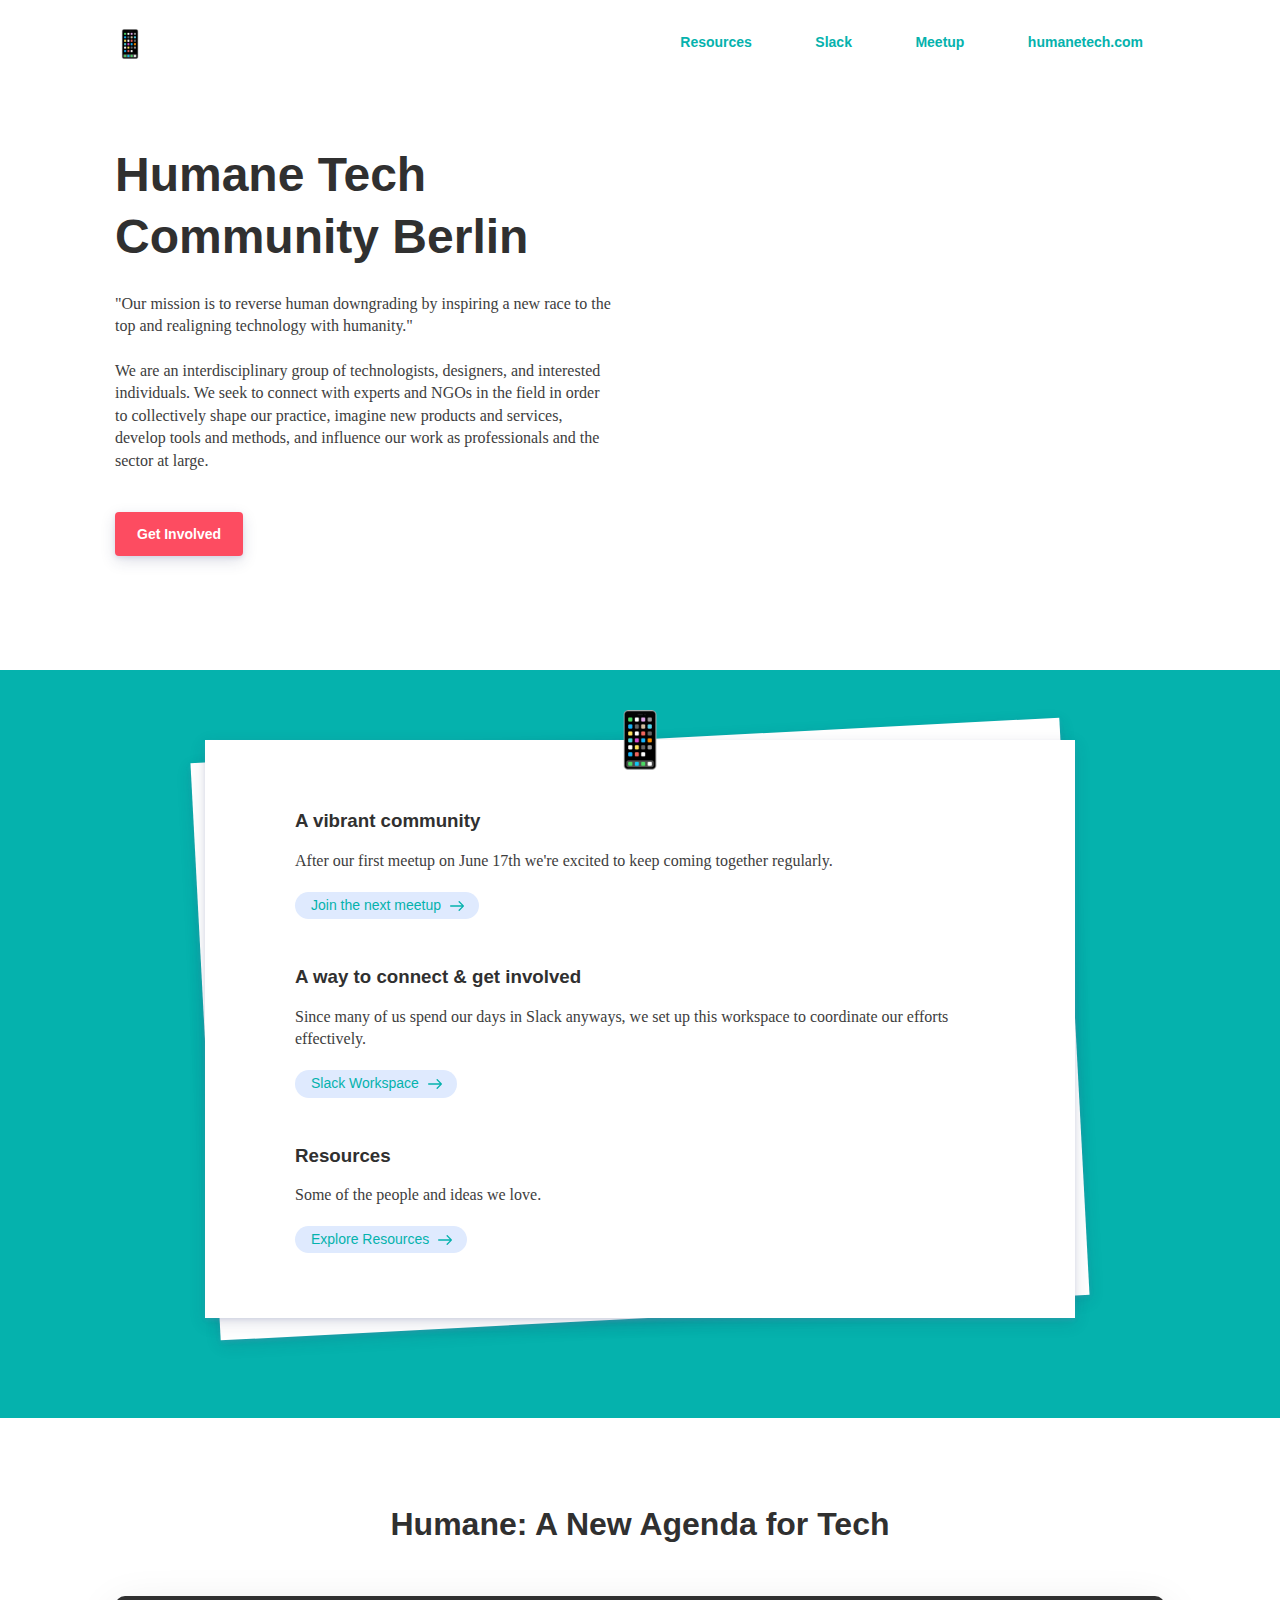
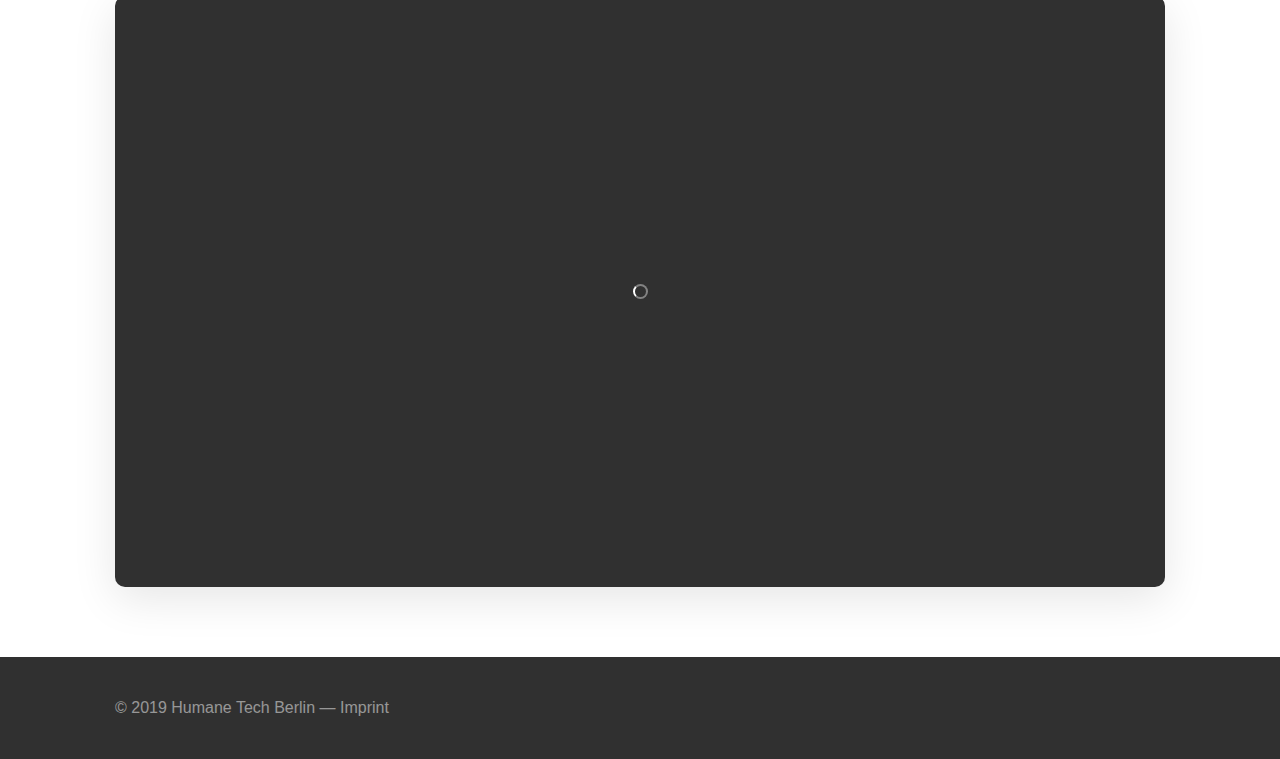
<file: index.html>
<!DOCTYPE html>
<html>
  <head>

    <meta charset="utf-8">
    <meta name="viewport" content="width=device-width, initial-scale=1">

    <!-- Favicon -->
      <link rel="apple-touch-icon" sizes="180x180" href="img/favicon/apple-touch-icon.png">
      <link rel="icon" type="image/png" sizes="32x32" href="img/favicon/favicon-32x32.png">
      <link rel="icon" type="image/png" sizes="16x16" href="img/favicon/favicon-16x16.png">
      <link rel="manifest" href="img/favicon/site.webmanifest">
      <link rel="mask-icon" href="img/favicon/safari-pinned-tab.svg" color="#5bbad5">
      <meta name="msapplication-TileColor" content="#ffffff">
      <meta name="theme-color" content="#ffffff">

    <link rel="stylesheet" href="css/main.css">
    <script src="js/main.js" defer></script>
    <link href="https://fonts.googleapis.com/css?family=Lato:400,700|Lora" rel="stylesheet">

    <title>Humane Tech Berlin</title>
  </head>
  <body>
<!-- START OF: Header 44 =====-->
<header class="header-44">
  <!-- START OF: Nav 1 =====-->
  <nav class="nav-01">
    <div class="container">
      <div class="nav-01__box">
        <div class="nav-01__logo"><a class="nav-01__link" href="./index.html" target="">
            <!--You can use image logo:--><img class="nav-01__logo_img" src="img/emoji/phone.png" alt="Logo"/>
            <!--Or uncomment this <span> to have a word-logo.-->
            <!--span.nav-01__logo_text.white-text
            | Unicorn

            --></a></div>
        <div class="nav-01__links js-menu">
          <ul class="nav-01__list">

            <li class="nav-01__item"><a class="button   button--outline  button--empty " href="https://www.notion.so/welfvh/Resources-fdf899ec196b4779a26488de4c26fe17" target="_blank"><span class="menubutton">Resources</span></a>
            </li>
            <li class="nav-01__item"><a class="button   button--outline  button--empty " href="https://join.slack.com/t/humanetechberlin/shared_invite/enQtNjYxODYyMzkwMzY5LTZlYjMzZjY3ZTZhZTcxOTU5MDIwOTE5ZjY4YzhiY2JjMjE0NDk4MmJhODhhZWMzMzFlMjY0YzgyYWFjOTk5MGY" target="_blank"><span>Slack</span></a>
            </li>
            <li class="nav-01__item"><a class="button   button--outline  button--empty " href="https://www.meetup.com/Humane-Technology/" target="_blank"><span class="menubutton">Meetup</span></a>
            </li>
            <li class="nav-01__item"><a class="button   button--outline  button--empty " href="https://humanetech.com/" target="_blank"><span class="menubutton">humanetech.com</span></a>
            </li>
            <!--<li class="nav-01__item"><a class="button   button--outline  button--empty " href="./request.html" target=""><span>Request for Startups</span></a>
            </li>-->
          </ul>
          <div class="nav-01__burger">
            <button class="burger js-open-menu" type="button">
              <div class="burger__box">
                <div class="burger__inner"></div>
              </div>
            </button>
          </div>
        </div>
      </div>
    </div>
  </nav>
  <!-- ===== END OF: Nav 1-->
  <div class="container">
    <div class="header-44__wrapper">
      <div class="header-44__text_box">
        <h2 class="heading heading--accent">Humane Tech Community Berlin</h2>
        <p>
          "Our mission is to reverse human downgrading by inspiring a new race to the top and realigning technology with humanity."<br><br>
          We are an interdisciplinary group of technologists, designers, and interested individuals. We seek to connect with experts and NGOs in the field in order to collectively shape our practice, imagine new products and services, develop tools and methods, and influence our work as professionals and the sector at large.
        </p>
      </div>


      <div class="header-44__buttons_box">
        <div class="buttons-set">
          <ul class="buttons-set__list">
            <li class="buttons-set__item"><a class="button   button--alt-accent-bg " href="#join" target=""><span>Get Involved</span></a>
            </li>
          </ul>
        </div>
      </div>
    </div>
  </div>
</header>
<!-- ===== END OF: Header 44-->

<!-- START OF: 02 =====-->
<a name="join"></a>
<div class="text--02">
  <a name="join"></a>
  <div class="container container--mid">
    <div class="text--02__box">
      <div class="text--02__content_box text--02__content_box--bottom"></div>
      <div class="text--02__content_box text--02__content_box--top"><img class="text--02__img" src="img/emoji/phone.png"/>
        <h3>A vibrant community</h3>
        <p>After our first meetup on June 17th we're excited to keep coming together regularly.</p>
        <div class="text--02__link_box"><a class="pill-link  pill-link--blue  pill-link--small " href="https://www.meetup.com/Humane-Technology/" target="_blank"><span class="pill-link__text">Join the next meetup</span><span class="pill-link__icon"><span class="icon"><svg viewBox="0 0 13 10" xmlns="http://www.w3.org/2000/svg"><path d="M12.823 4.164L8.954.182a.592.592 0 0 0-.854 0 .635.635 0 0 0 0 .88l2.836 2.92H.604A.614.614 0 0 0 0 4.604c0 .344.27.622.604.622h10.332L8.1 8.146a.635.635 0 0 0 0 .88.594.594 0 0 0 .854 0l3.869-3.982a.635.635 0 0 0 0-.88z" fill-rule="nonzero" fill="#00396B"/></svg></span></span></a>
        </div>
        <br><br>
        <h3>A way to connect & get involved</h3>
        <p>Since many of us spend our days in Slack anyways, we set up this workspace to coordinate our efforts effectively.</p>
        <div class="text--02__link_box"><a class="pill-link  pill-link--blue  pill-link--small " href="https://join.slack.com/t/humanetechberlin/shared_invite/enQtNjYxODYyMzkwMzY5LTZlYjMzZjY3ZTZhZTcxOTU5MDIwOTE5ZjY4YzhiY2JjMjE0NDk4MmJhODhhZWMzMzFlMjY0YzgyYWFjOTk5MGY" target="_blank"><span class="pill-link__text">Slack Workspace</span><span class="pill-link__icon"><span class="icon"><svg viewBox="0 0 13 10" xmlns="http://www.w3.org/2000/svg"><path d="M12.823 4.164L8.954.182a.592.592 0 0 0-.854 0 .635.635 0 0 0 0 .88l2.836 2.92H.604A.614.614 0 0 0 0 4.604c0 .344.27.622.604.622h10.332L8.1 8.146a.635.635 0 0 0 0 .88.594.594 0 0 0 .854 0l3.869-3.982a.635.635 0 0 0 0-.88z" fill-rule="nonzero" fill="#00396B"/></svg></span></span></a>
        </div>
        <br><br>
        <h3>Resources</h3>
        <p>Some of the people and ideas we love.</p>
        <div class="text--02__link_box"><a class="pill-link  pill-link--blue  pill-link--small " href="https://www.notion.so/welfvh/Resources-fdf899ec196b4779a26488de4c26fe17" target=""><span class="pill-link__text">Explore Resources</span><span class="pill-link__icon"><span class="icon"><svg viewBox="0 0 13 10" xmlns="http://www.w3.org/2000/svg"><path d="M12.823 4.164L8.954.182a.592.592 0 0 0-.854 0 .635.635 0 0 0 0 .88l2.836 2.92H.604A.614.614 0 0 0 0 4.604c0 .344.27.622.604.622h10.332L8.1 8.146a.635.635 0 0 0 0 .88.594.594 0 0 0 .854 0l3.869-3.982a.635.635 0 0 0 0-.88z" fill-rule="nonzero" fill="#00396B"/></svg></span></span></a>
        </div>
      </div>
    </div>
  </div>
</div>
<!-- ===== END OF: 02-->
<!-- START OF: Video 01 =====-->
<div class="video-01">
  <div class="container container--small">
    <div class="title-box title-box--center">
      <h2 class="heading">Humane: A New Agenda for Tech</h2>
      <p class="title-box__text"></p>
    </div>
  </div>
  <div class="container">
    <div class="video-01__item">
      <iframe class="video-01__iframe" src="https://player.vimeo.com/video/332532972" frameborder="0" allow="autoplay; encrypted-media" allowfullscreen=""></iframe>

<p><a href="https://vimeo.com/332532972">Humane: A New Agenda for Tech</a> from <a href="https://vimeo.com/user97320170">Center for Humane Technology</a> on <a href="https://vimeo.com">Vimeo</a>.</p>
      <div class="spinner"></div>
    </div>
  </div>
</div>
<!-- ===== END OF: Video 01-->

<!-- START OF: Footer 02 =====-->
<div class="footer-02">
  <div class="container">
    <div class="footer-02__wrapper">
      <div class="footer-02__text">&copy; 2019&nbsp;<a class="footer-02__link" href="javascript:void(0);">Humane Tech Berlin</a> — <a class="footer-02__link" href="./imprint.html">Imprint</a>

      </div>
      <div class="social-buttons">
        <ul class="social-buttons__list">
        </ul>
      </div>
    </div>
  </div>
</div>
<!-- ===== END OF: Footer 02-->
    <!-- This is the root element of the image gallery plugin - PhotoSwipe (https://github.com/dimsemenov/PhotoSwipe)-->
    <!-- Do not delete it.-->
    <!-- It's invisible to user.-->
    <div class="pswp" tabindex="-1" role="dialog" aria-hidden="true">
      <div class="pswp__bg"></div>
      <div class="pswp__scroll-wrap">
        <div class="pswp__container">
          <div class="pswp__item"></div>
          <div class="pswp__item"></div>
          <div class="pswp__item"></div>
        </div>
        <div class="pswp__ui pswp__ui--hidden">
          <div class="pswp__top-bar">
            <div class="pswp__counter"></div>
            <button class="pswp__button pswp__button--close" title="Close (Esc)"></button>
            <button class="pswp__button pswp__button--share" title="Share"></button>
            <button class="pswp__button pswp__button--fs" title="Toggle fullscreen"></button>
            <button class="pswp__button pswp__button--zoom" title="Zoom in/out"></button>
            <div class="pswp__preloader">
              <div class="pswp__preloader__icn">
                <div class="pswp__preloader__cut">
                  <div class="pswp__preloader__donut"></div>
                </div>
              </div>
            </div>
          </div>
          <div class="pswp__share-modal pswp__share-modal--hidden pswp__single-tap">
            <div class="pswp__share-tooltip"></div>
          </div>
          <button class="pswp__button pswp__button--arrow--left" title="Previous (arrow left)"></button>
          <button class="pswp__button pswp__button--arrow--right" title="Next (arrow right)"></button>
          <div class="pswp__caption">
            <div class="pswp__caption__center"></div>
          </div>
        </div>
      </div>
    </div>


  </body>
</html>
</file>
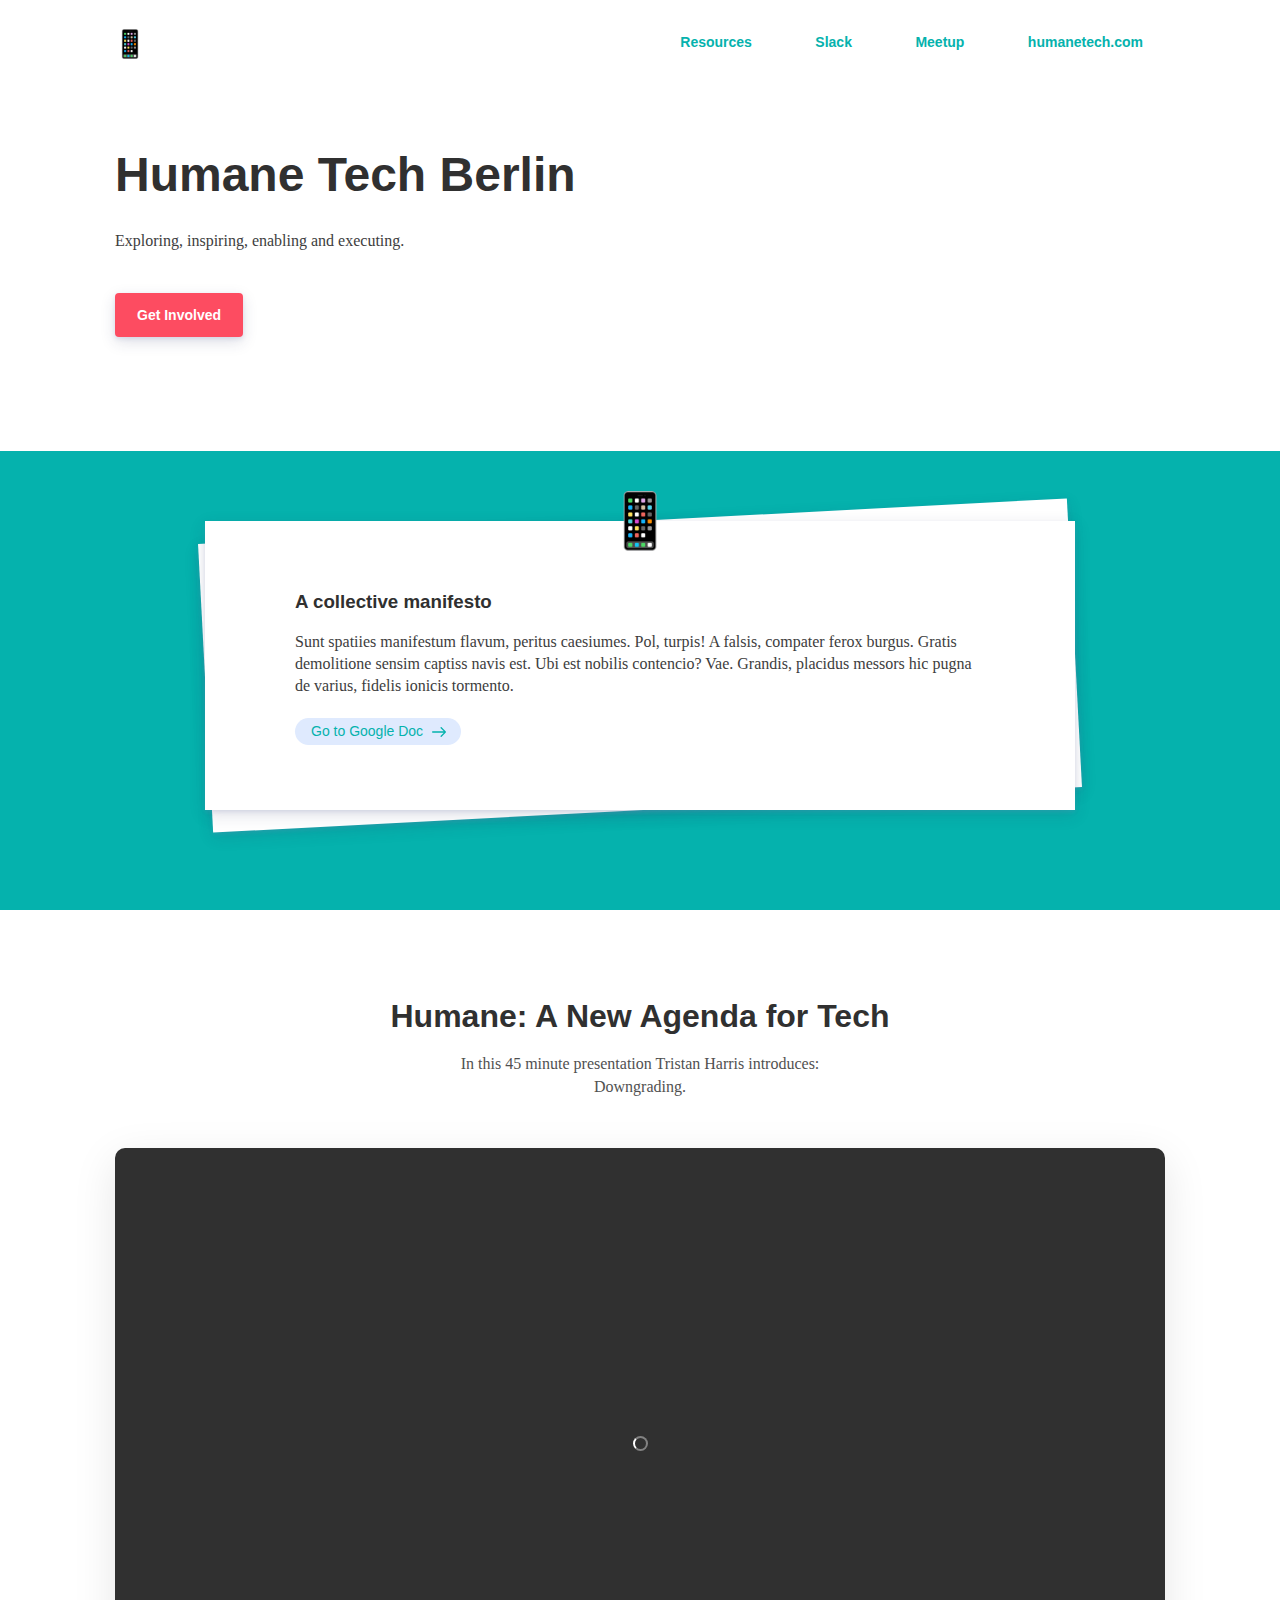
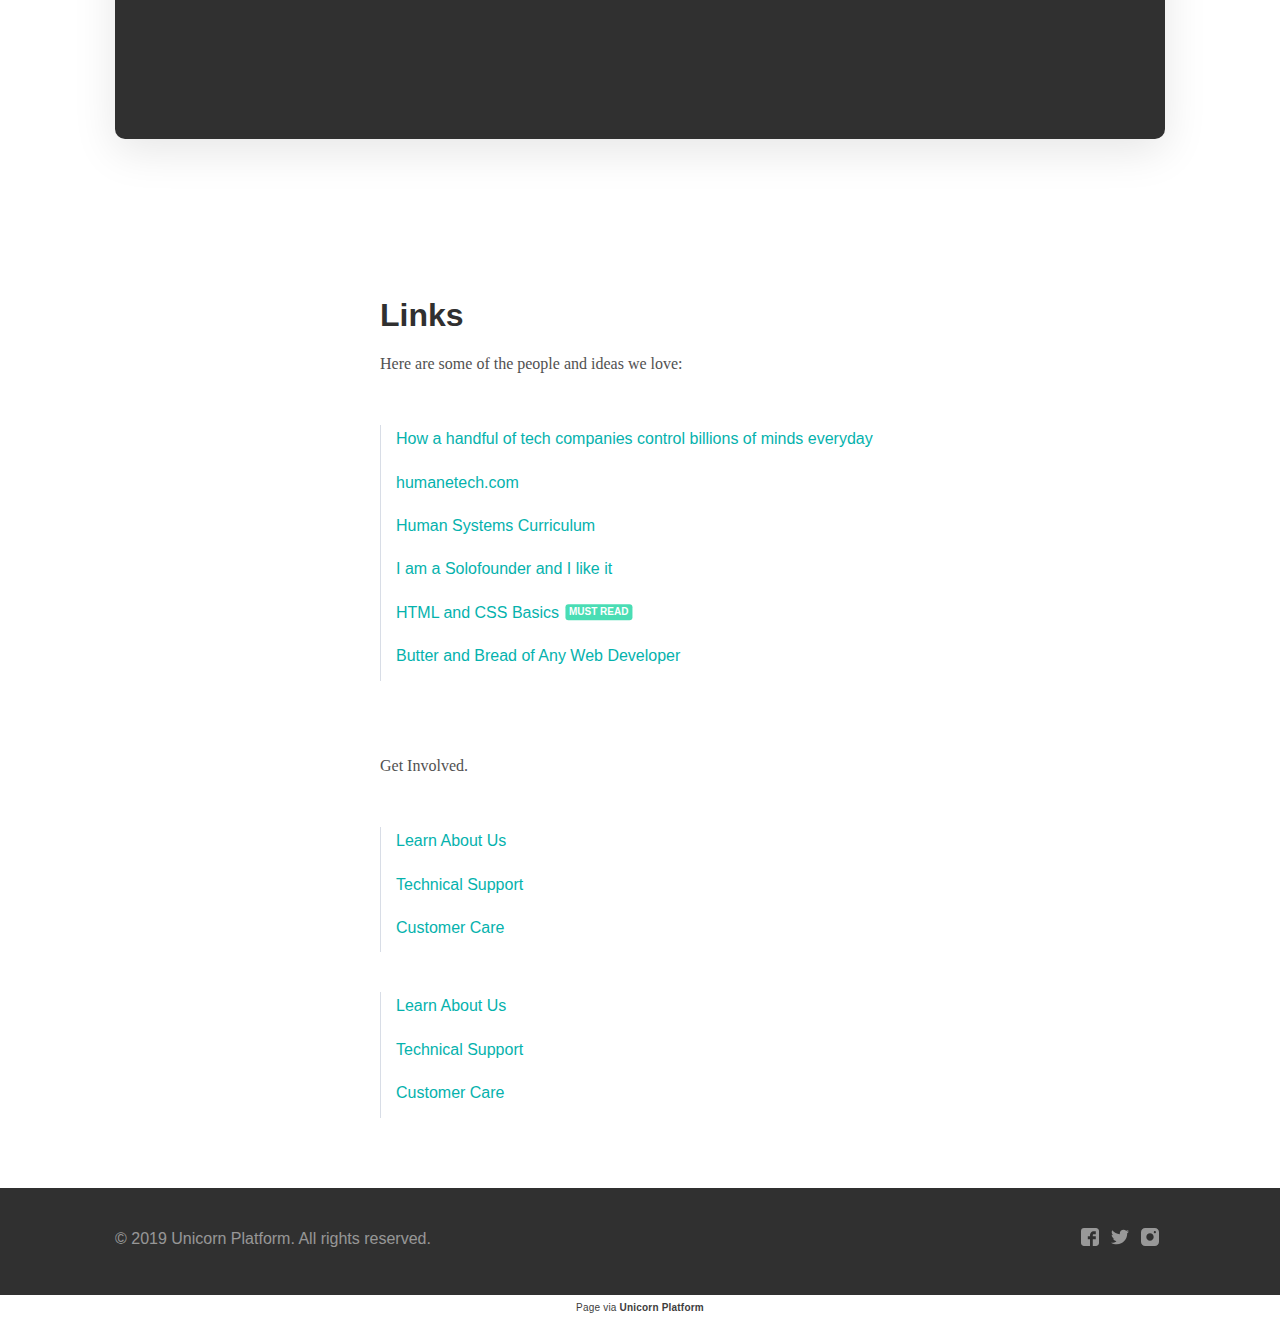
<file: about.html>
<!DOCTYPE html>
<html>
  <head>
    <meta charset="utf-8">
    <meta name="viewport" content="width=device-width, initial-scale=1">
    <link rel="stylesheet" href="css/main.css">
    <script src="js/main.js" defer></script>
    <link href="https://fonts.googleapis.com/css?family=Lato:400,700|Lora" rel="stylesheet">
    <link rel="icon" type="image/png" href="favicon-32x32.png" sizes="32x32" />
    <link rel="icon" type="image/png" href="favicon-16x16.png" sizes="16x16" />
    <meta name="generator" content="Unicorn Platform" />
    <title>Homepage</title>
  </head>
  <body>
<!-- START OF: Header 44 =====-->
<header class="header-44">
  <!-- START OF: Nav 1 =====-->
  <nav class="nav-01">
    <div class="container">
      <div class="nav-01__box">
        <div class="nav-01__logo"><a class="nav-01__link" href="./index.html" target="">
            <!--You can use image logo:--><img class="nav-01__logo_img" src="img/emoji/phone.png" alt="Logo"/>
            <!--Or uncomment this <span> to have a word-logo.-->
            <!--span.nav-01__logo_text.white-text
            | Unicorn

            --></a></div>
        <div class="nav-01__links js-menu">
          <ul class="nav-01__list">

            <li class="nav-01__item"><a class="button   button--outline  button--empty " href="javascript:void(0);" target="_blank"><span>Resources</span></a>
            </li>
            <li class="nav-01__item"><a class="button   button--outline  button--empty " href="javascript:void(0);" target="https://join.slack.com/t/humanetechberlin/shared_invite/enQtNjYxODYyMzkwMzY5LTZlYjMzZjY3ZTZhZTcxOTU5MDIwOTE5ZjY4YzhiY2JjMjE0NDk4MmJhODhhZWMzMzFlMjY0YzgyYWFjOTk5MGY"><span>Slack</span></a>
            </li>
            <li class="nav-01__item"><a class="button   button--outline  button--empty " href="javascript:void(0);" target="https://www.meetup.com/de-DE/Humane-Technology/"><span>Meetup</span></a>
            </li>
            <li class="nav-01__item"><a class="button   button--outline  button--empty " href="javascript:void(0);" target="_blank"><span>humanetech.com</span></a>
            </li>
          </ul>
          <div class="nav-01__burger">
            <button class="burger js-open-menu" type="button">
              <div class="burger__box">
                <div class="burger__inner"></div>
              </div>
            </button>
          </div>
        </div>
      </div>
    </div>
  </nav>
  <!-- ===== END OF: Nav 1-->
  <div class="container">
    <div class="header-44__wrapper">
      <div class="header-44__text_box">
        <h2 class="heading heading--accent">Humane Tech Berlin</h2>
        <p>
          Exploring, inspiring, enabling and executing.
        </p>
      </div>
      <div class="header-44__buttons_box">
        <div class="buttons-set">
          <ul class="buttons-set__list">
            <li class="buttons-set__item"><a class="button   button--alt-accent-bg " href="javascript:void(0);" target=""><span>Get Involved</span></a>
            </li>
          </ul>
        </div>
      </div>
    </div>
  </div>
</header>
<!-- ===== END OF: Header 44-->

<!-- START OF: 02 =====-->
<div class="text--02">
  <div class="container container--mid">
    <div class="text--02__box">
      <div class="text--02__content_box text--02__content_box--bottom"></div>
      <div class="text--02__content_box text--02__content_box--top"><img class="text--02__img" src="img/emoji/phone.png"/>
        <h3>A collective manifesto</h3>
        <p>Sunt spatiies manifestum flavum, peritus caesiumes. Pol, turpis! A falsis, compater ferox burgus. Gratis demolitione sensim captiss navis est. Ubi est nobilis contencio? Vae. Grandis, placidus messors hic pugna de varius, fidelis ionicis tormento.</p>
        <div class="text--02__link_box"><a class="pill-link  pill-link--blue  pill-link--small " href="https://docs.google.com/document/d/1N4JYSbvr83RS7zS9d46mAsAOVyHEzAO5W8WTBbqVpBs/edit?usp=sharing" target="_blank"><span class="pill-link__text">Go to Google Doc</span><span class="pill-link__icon"><span class="icon"><svg viewBox="0 0 13 10" xmlns="http://www.w3.org/2000/svg"><path d="M12.823 4.164L8.954.182a.592.592 0 0 0-.854 0 .635.635 0 0 0 0 .88l2.836 2.92H.604A.614.614 0 0 0 0 4.604c0 .344.27.622.604.622h10.332L8.1 8.146a.635.635 0 0 0 0 .88.594.594 0 0 0 .854 0l3.869-3.982a.635.635 0 0 0 0-.88z" fill-rule="nonzero" fill="#00396B"/></svg></span></span></a>
        </div>
      </div>
    </div>
  </div>
</div>
<!-- ===== END OF: 02-->
<!-- START OF: Video 01 =====-->
<div class="video-01">
  <div class="container container--small">
    <div class="title-box title-box--center">
      <h2 class="heading">Humane: A New Agenda for Tech</h2>
      <p class="title-box__text">In this 45 minute presentation Tristan Harris introduces: Downgrading.</p>
    </div>
  </div>
  <div class="container">
    <div class="video-01__item">
      <iframe class="video-01__iframe" src="https://player.vimeo.com/video/332532972" frameborder="0" allow="autoplay; encrypted-media" allowfullscreen=""></iframe>

<p><a href="https://vimeo.com/332532972">Humane: A New Agenda for Tech</a> from <a href="https://vimeo.com/user97320170">Center for Humane Technology</a> on <a href="https://vimeo.com">Vimeo</a>.</p>
      <div class="spinner"></div>
    </div>
  </div>
</div>
<!-- ===== END OF: Video 01-->
<!-- START OF: Links 02 =====-->
<div class="links-02">
  <div class="container container--small">
    <div class="title-box title-box--left">
      <h2 class="heading">Links</h2>
      <p class="title-box__text">Here are some of the people and ideas we love:</p>
    </div>
  </div>
  <div class="container container--small">
    <ul class="links-02__list">
      <li class="links-02__item"><a class="links-02__link" href="javascript:void(0);" target="https://www.ted.com/talks/tristan_harris_the_manipulative_tricks_tech_companies_use_to_capture_your_attention?language=en">How a handful of tech companies control billions of minds everyday</a></li>
      <li class="links-02__item"><a class="links-02__link" href="javascript:void(0);" target="https://humanetech.com/">humanetech.com</a></li>
      <li class="links-02__item"><a class="links-02__link" href="javascript:void(0);" target="https://human-systems.org/">Human Systems Curriculum</a></li>
      <li class="links-02__item"><a class="links-02__link" href="javascript:void(0);" target="_blank">I am a Solofounder and I like it</a></li>
      <li class="links-02__item"><a class="links-02__link" href="javascript:void(0);" target="_blank">HTML and CSS Basics
          <div class="link_badge">must read</div></a></li>
      <li class="links-02__item"><a class="links-02__link" href="javascript:void(0);" target="_blank">Butter and Bread of Any Web Developer</a></li>
    </ul>
    <br>

    <div class="title-box title-box--left">
      <p class="title-box__text">Get Involved.</p>
    </div>

    <ul class="links-02__list">
      <li class="links-02__item"><a class="links-02__link" href="javascript:void(0);" target="_blank">Learn About Us</a></li>
      <li class="links-02__item"><a class="links-02__link" href="javascript:void(0);" target="_blank">Technical Support</a></li>
      <li class="links-02__item"><a class="links-02__link" href="javascript:void(0);" target="_blank">Customer Care</a></li>
    </ul>


    <ul class="links-02__list">
      <li class="links-02__item"><a class="links-02__link" href="javascript:void(0);" target="_blank">Learn About Us</a></li>
      <li class="links-02__item"><a class="links-02__link" href="javascript:void(0);" target="_blank">Technical Support</a></li>
      <li class="links-02__item"><a class="links-02__link" href="javascript:void(0);" target="_blank">Customer Care</a></li>
    </ul>
  </div>
</div>
<!-- ===== END OF: Links 02-->

<!-- START OF: Footer 02 =====-->
<div class="footer-02">
  <div class="container">
    <div class="footer-02__wrapper">
      <div class="footer-02__text">&copy; 2019&nbsp;<a class="footer-02__link" href="javascript:void(0);">Unicorn Platform</a>.
        All rights reserved.
      </div>
      <div class="social-buttons">
        <ul class="social-buttons__list">
          <li class="social-buttons__item"><a class="social-buttons__link" href="https://www.facebook.com/unicornplatform/" target="_blank"><img class="social-buttons__icon" src="img/icons/social/white/facebook.svg"/></a></li>
          <li class="social-buttons__item"><a class="social-buttons__link" href="https://twitter.com/unicornplatform" target="_blank"><img class="social-buttons__icon" src="img/icons/social/white/twitter.svg"/></a></li>
          <li class="social-buttons__item"><a class="social-buttons__link" href="http://instagram.com/unicornplatform" target="_blank"><img class="social-buttons__icon" src="img/icons/social/white/instagram.svg"/></a></li>
        </ul>
      </div>
    </div>
  </div>
</div>
<!-- ===== END OF: Footer 02-->
    <!-- This is the root element of the image gallery plugin - PhotoSwipe (https://github.com/dimsemenov/PhotoSwipe)-->
    <!-- Do not delete it.-->
    <!-- It's invisible to user.-->
    <div class="pswp" tabindex="-1" role="dialog" aria-hidden="true">
      <div class="pswp__bg"></div>
      <div class="pswp__scroll-wrap">
        <div class="pswp__container">
          <div class="pswp__item"></div>
          <div class="pswp__item"></div>
          <div class="pswp__item"></div>
        </div>
        <div class="pswp__ui pswp__ui--hidden">
          <div class="pswp__top-bar">
            <div class="pswp__counter"></div>
            <button class="pswp__button pswp__button--close" title="Close (Esc)"></button>
            <button class="pswp__button pswp__button--share" title="Share"></button>
            <button class="pswp__button pswp__button--fs" title="Toggle fullscreen"></button>
            <button class="pswp__button pswp__button--zoom" title="Zoom in/out"></button>
            <div class="pswp__preloader">
              <div class="pswp__preloader__icn">
                <div class="pswp__preloader__cut">
                  <div class="pswp__preloader__donut"></div>
                </div>
              </div>
            </div>
          </div>
          <div class="pswp__share-modal pswp__share-modal--hidden pswp__single-tap">
            <div class="pswp__share-tooltip"></div>
          </div>
          <button class="pswp__button pswp__button--arrow--left" title="Previous (arrow left)"></button>
          <button class="pswp__button pswp__button--arrow--right" title="Next (arrow right)"></button>
          <div class="pswp__caption">
            <div class="pswp__caption__center"></div>
          </div>
        </div>
      </div>
    </div>

    <div class="via-unicorn-platform">
      <!-- Thanks for being part of the Unicorn Platform community!-->
      <!-- Our small team will <em>truly</em> appreciate if you keep this tiny link on your website. It will dramatically help us spearing the magic across the world.-->
      <a class="via-unicorn-platform__link" href="https://unicornplatform.com/" target="_blank" title="This page was generated via Unicorn Platform">Page via <b>Unicorn Platform</b></a>
    </div>
  </body>
</html>
</file>
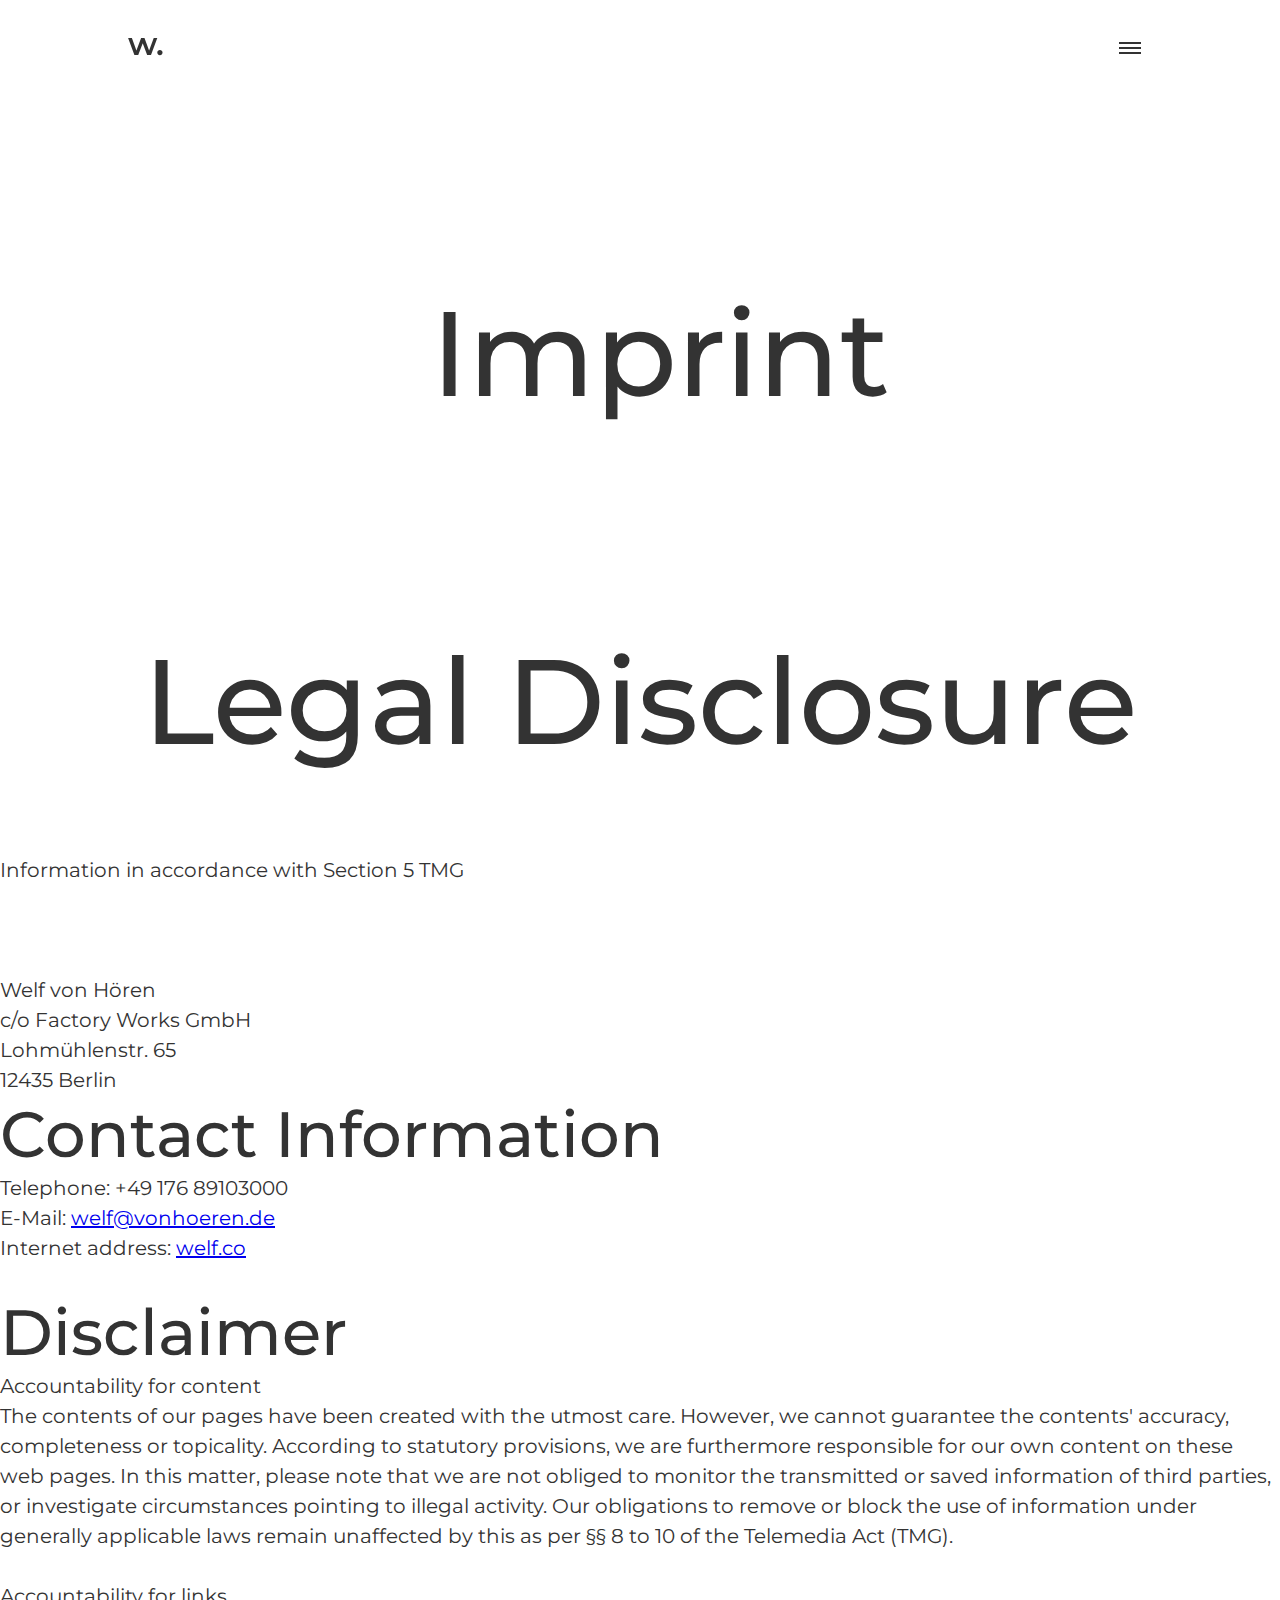
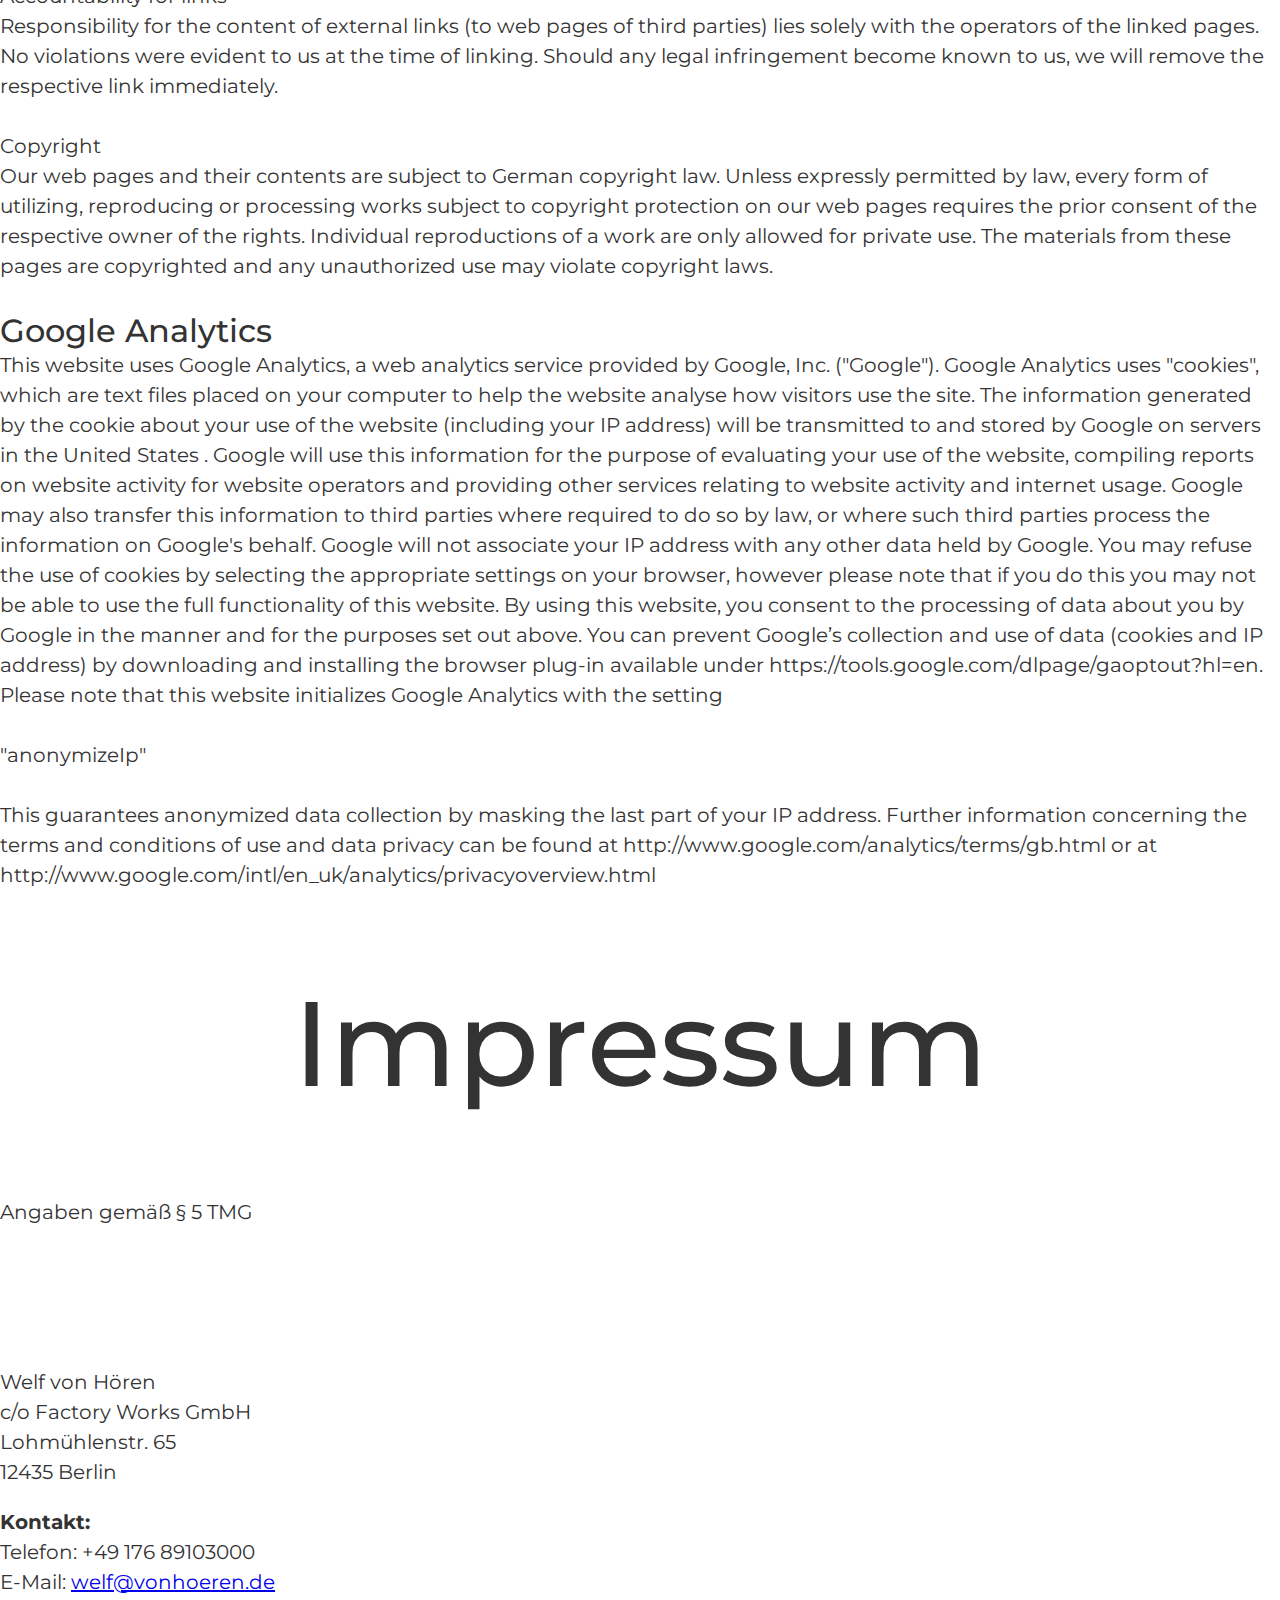
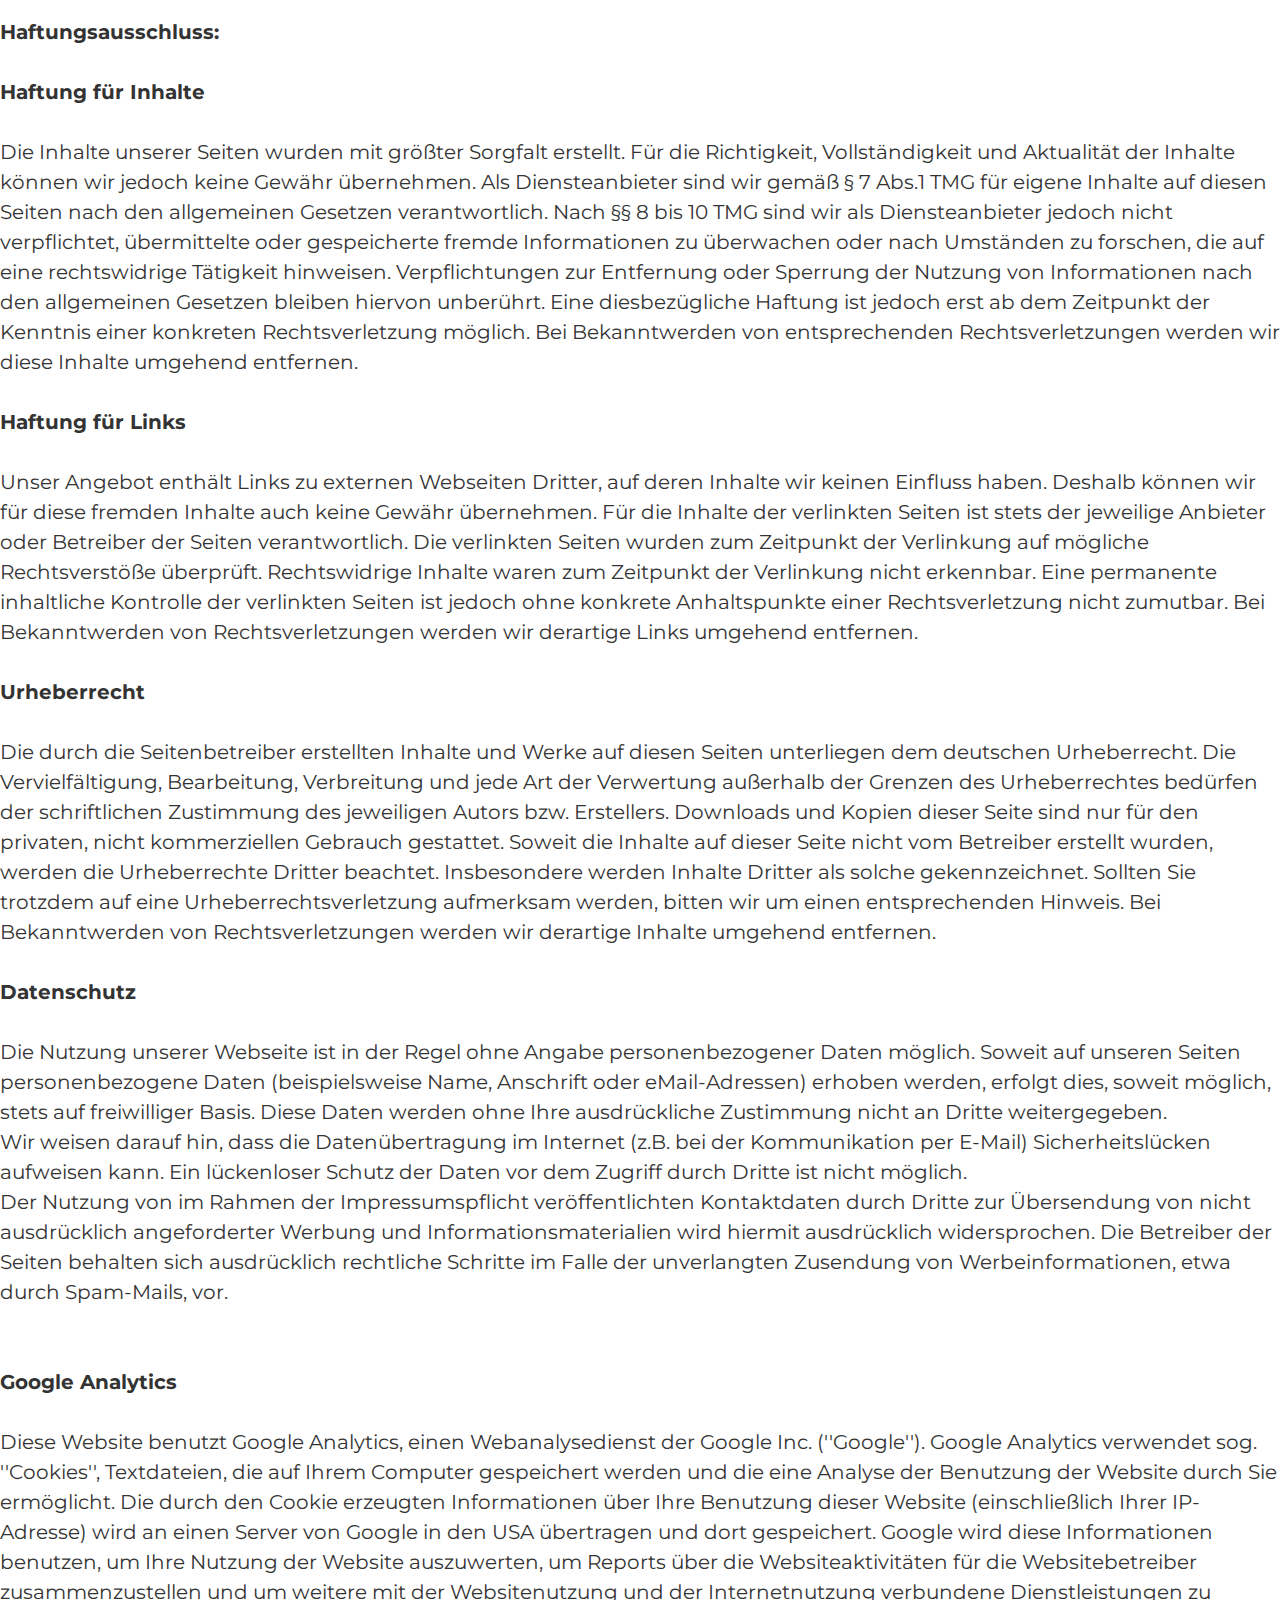
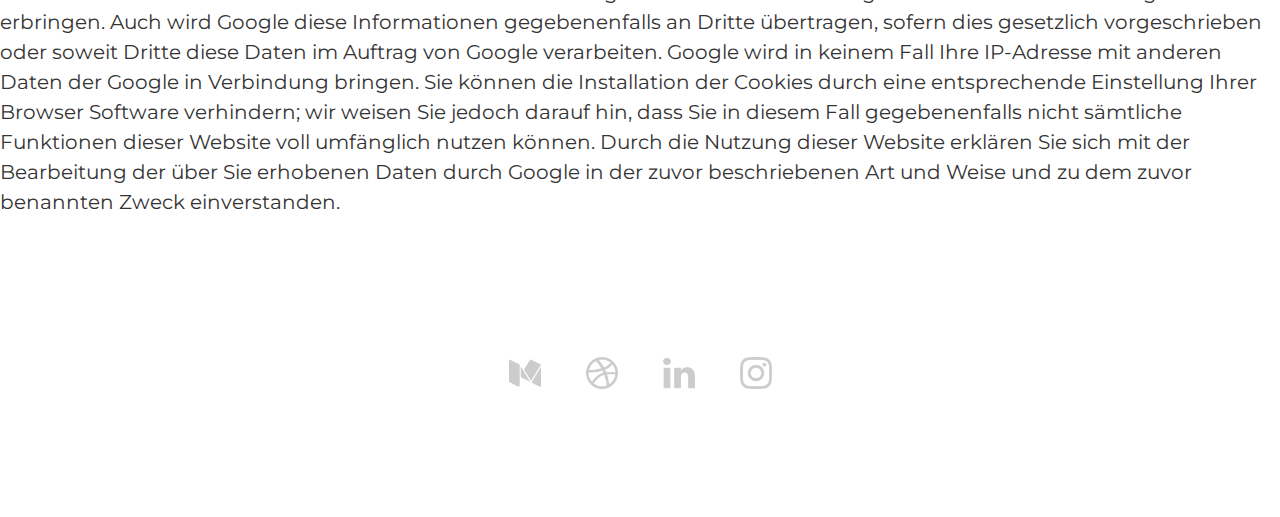
<file: imprint.html>
<!doctype html>
<html lang="en">
  <head>
    <meta charset="UTF-8">
    <meta name="description" content="Imprint — Welf von Hören">
    <meta name="keywords" content="Welf von Hören,Welf,von Hören,Imprint">
    <meta name="author" content="Welf von Hören">
    <meta name="viewport" content="width=device-width, initial-scale=1.0">
    <meta http-equiv="X-UA-Compatible" content="ie=edge">
    <title>Imprint | Welf von Hören</title>
    <!-- NOTE: FAVICON -->
    <link rel="apple-touch-icon" sizes="180x180" href="./favicon/apple-touch-icon.png">
    <link rel="icon" type="image/png" sizes="32x32" href="./favicon/favicon-32x32.png">
    <link rel="icon" type="image/png" sizes="16x16" href="./favicon/favicon-16x16.png">
    <link rel="manifest" href="./favicon/site.webmanifest">
    <link rel="mask-icon" href="./favicon/safari-pinned-tab.svg" color="#5bbad5">
    <link rel="shortcut icon" href="./favicon/favicon.ico">
    <meta name="msapplication-TileColor" content="#da532c">
    <meta name="msapplication-config" content="./favicon/browserconfig.xml">
    <meta name="theme-color" content="#ffffff">
    <link rel="stylesheet"
         href="https://fonts.googleapis.com/css?family=Montserrat:100,200,300,400,500,600,700,800,900">
    <link rel="stylesheet" href="./css/style.css">
    <!-- Global site tag (gtag.js) - Google Analytics -->
<script async src="https://www.googletagmanager.com/gtag/js?id=UA-112053310-2"></script>
<script>
  window.dataLayer = window.dataLayer || [];
  function gtag(){dataLayer.push(arguments);}
  gtag('js', new Date());

  gtag('config', 'UA-112053310-2');
</script>

    <script src="https://code.jquery.com/jquery-3.3.1.js"></script>
    <script type="text/javascript">
      $(document).ready(function(){
        $('.toggle').click(function(){
          $('.toggle').toggleClass('active');
          $('.side-nav').toggleClass('active');
          $('#main').toggleClass('active')
        });
      });
    </script>
  </head>
  <body>
    <!-- NOTE: NAVBAR -->
    <nav class="navbar">
      <a class="logo" href="index.html">w.</a>
      <div class="toggle">
        <span></span>
        <span></span>
        <span></span>
      </div>
    </nav>
    <!-- NOTE: NAV -->
    <div class="side-nav">
      <div class="name">elf von hören</div>
      <a href="https://medium.com/@welfvh">blog</a>
      <a href="portfolio.html">portfolio</a>
      <a href="about.html">about</a>
    </div>
    <!-- NOTE: CONTENT -->
    <div id="main">
      <h1>Imprint</h1>
      <p></p>
    </div>

<div class='impressum'>
    <h1>Legal Disclosure</h1>
Information in accordance with Section 5 TMG
<br><br><br><br>Welf von Hören<br>c/o Factory Works GmbH<br>Lohmühlenstr. 65<br>12435 Berlin<br>
<h2>Contact Information</h2>
Telephone: +49 176 89103000<br>E-Mail: <a href="mailto:welf@vonhoeren.de">welf@vonhoeren.de</a><br>Internet address: <a href="welf.co" target="_blank">welf.co</a><br><br>
<h2>Disclaimer</h2>
Accountability for content<br>
The contents of our pages have been created with the utmost care. However, we cannot guarantee the contents'
accuracy, completeness or topicality. According to statutory provisions, we are furthermore responsible for
our own content on these web pages. In this matter, please note that we are not obliged to monitor
the transmitted or saved information of third parties, or investigate circumstances pointing to illegal activity.
Our obligations to remove or block the use of information under generally applicable laws remain unaffected by this as per
§§ 8 to 10 of the Telemedia Act (TMG).

<br><br>Accountability for links<br>
Responsibility for the content of
external links (to web pages of third parties) lies solely with the operators of the linked pages. No violations were
evident to us at the time of linking. Should any legal infringement become known to us, we will remove the respective
link immediately.<br><br>Copyright<br> Our web pages and their contents are subject to German copyright law. Unless
expressly permitted by law, every form of utilizing, reproducing or processing
works subject to copyright protection on our web pages requires the prior consent of the respective owner of the rights.
Individual reproductions of a work are only allowed for private use.
The materials from these pages are copyrighted and any unauthorized use may violate copyright laws.

<br><br>
<h3>Google Analytics</h3>
This website uses Google Analytics, a web analytics service provided by Google, Inc. ("Google"). Google Analytics uses "cookies", which are text files placed on your computer to help the website analyse how visitors use the site. The information generated by the cookie about your use of the website (including your IP address) will be transmitted to and stored by Google on servers in the United States . Google will use this information for the purpose of evaluating your use of the website, compiling reports on website activity for website operators and providing other services relating to website activity and internet usage. Google may also transfer this information to third parties where required to do so by law, or where such third parties process the information on Google's behalf. Google will not associate your IP address with any other data held by Google. You may refuse the use of cookies by selecting the appropriate settings on your browser, however please note that if you do this you may not be able to use the full functionality of this website. By using this website, you consent to the processing of data about you by Google in the manner and for the purposes set out above.

You can prevent Google’s collection and use of data (cookies and IP address) by downloading and installing the browser plug-in available under https://tools.google.com/dlpage/gaoptout?hl=en.

Please note that this website initializes Google Analytics with the setting
<br><br>
"anonymizeIp"
<br><br>
This guarantees anonymized data collection by masking the last part of your IP address.
Further information concerning the terms and conditions of use and data privacy can be found at http://www.google.com/analytics/terms/gb.html or at http://www.google.com/intl/en_uk/analytics/privacyoverview.html


</div>


    <div class='impressum'>
      <h1>Impressum</h1>
      <p>Angaben gemäß § 5 TMG</p>
      <p><br><br><br><br>Welf von Hören<br>c/o Factory Works GmbH<br>Lohmühlenstr. 65<br>12435 Berlin<br>
      </p>
      <p><strong>Kontakt:</strong> <br>
        Telefon: +49 176 89103000<br>
        E-Mail: <a href='mailto:welf@vonhoeren.de'>welf@vonhoeren.de</a></br></p>

<p><strong>Haftungsausschluss: </strong><br><br><strong>Haftung für Inhalte</strong><br><br>
Die Inhalte unserer Seiten wurden mit größter Sorgfalt erstellt. Für die Richtigkeit, Vollständigkeit und Aktualität der Inhalte können wir jedoch keine Gewähr übernehmen. Als Diensteanbieter sind wir gemäß § 7 Abs.1 TMG für eigene Inhalte auf diesen Seiten nach den allgemeinen Gesetzen verantwortlich. Nach §§ 8 bis 10 TMG sind wir als Diensteanbieter jedoch nicht verpflichtet, übermittelte oder gespeicherte fremde Informationen zu überwachen oder nach Umständen zu forschen, die auf eine rechtswidrige Tätigkeit hinweisen. Verpflichtungen zur Entfernung oder Sperrung der Nutzung von Informationen nach den allgemeinen Gesetzen bleiben hiervon unberührt. Eine diesbezügliche Haftung ist jedoch erst ab dem Zeitpunkt der Kenntnis einer konkreten Rechtsverletzung möglich. Bei Bekanntwerden von entsprechenden Rechtsverletzungen werden wir diese Inhalte umgehend entfernen.<br><br><strong>Haftung für Links</strong><br><br>
Unser Angebot enthält Links zu externen Webseiten Dritter, auf deren Inhalte wir keinen Einfluss haben. Deshalb können wir für diese fremden Inhalte auch keine Gewähr übernehmen. Für die Inhalte der verlinkten Seiten ist stets der jeweilige Anbieter oder Betreiber der Seiten verantwortlich. Die verlinkten Seiten wurden zum Zeitpunkt der Verlinkung auf mögliche Rechtsverstöße überprüft. Rechtswidrige Inhalte waren zum Zeitpunkt der Verlinkung nicht erkennbar. Eine permanente inhaltliche Kontrolle der verlinkten Seiten ist jedoch ohne konkrete Anhaltspunkte einer Rechtsverletzung nicht zumutbar. Bei Bekanntwerden von Rechtsverletzungen werden wir derartige Links umgehend entfernen.<br><br><strong>Urheberrecht</strong><br><br>
Die durch die Seitenbetreiber erstellten Inhalte und Werke auf diesen Seiten unterliegen dem deutschen Urheberrecht. Die Vervielfältigung, Bearbeitung, Verbreitung und jede Art der Verwertung außerhalb der Grenzen des Urheberrechtes bedürfen der schriftlichen Zustimmung des jeweiligen Autors bzw. Erstellers. Downloads und Kopien dieser Seite sind nur für den privaten, nicht kommerziellen Gebrauch gestattet. Soweit die Inhalte auf dieser Seite nicht vom Betreiber erstellt wurden, werden die Urheberrechte Dritter beachtet. Insbesondere werden Inhalte Dritter als solche gekennzeichnet. Sollten Sie trotzdem auf eine Urheberrechtsverletzung aufmerksam werden, bitten wir um einen entsprechenden Hinweis. Bei Bekanntwerden von Rechtsverletzungen werden wir derartige Inhalte umgehend entfernen.<br><br><strong>Datenschutz</strong><br><br>
Die Nutzung unserer Webseite ist in der Regel ohne Angabe personenbezogener Daten möglich. Soweit auf unseren Seiten personenbezogene Daten (beispielsweise Name, Anschrift oder eMail-Adressen) erhoben werden, erfolgt dies, soweit möglich, stets auf freiwilliger Basis. Diese Daten werden ohne Ihre ausdrückliche Zustimmung nicht an Dritte weitergegeben. <br>
Wir weisen darauf hin, dass die Datenübertragung im Internet (z.B. bei der Kommunikation per E-Mail) Sicherheitslücken aufweisen kann. Ein lückenloser Schutz der Daten vor dem Zugriff durch Dritte ist nicht möglich. <br>
Der Nutzung von im Rahmen der Impressumspflicht veröffentlichten Kontaktdaten durch Dritte zur Übersendung von nicht ausdrücklich angeforderter Werbung und Informationsmaterialien wird hiermit ausdrücklich widersprochen. Die Betreiber der Seiten behalten sich ausdrücklich rechtliche Schritte im Falle der unverlangten Zusendung von Werbeinformationen, etwa durch Spam-Mails, vor.<br>
<br><br><strong>Google Analytics</strong><br><br>
Diese Website benutzt Google Analytics, einen Webanalysedienst der Google Inc. (''Google''). Google Analytics verwendet sog. ''Cookies'', Textdateien, die auf Ihrem Computer gespeichert werden und die eine Analyse der Benutzung der Website durch Sie ermöglicht. Die durch den Cookie erzeugten Informationen über Ihre Benutzung dieser Website (einschließlich Ihrer IP-Adresse) wird an einen Server von Google in den USA übertragen und dort gespeichert. Google wird diese Informationen benutzen, um Ihre Nutzung der Website auszuwerten, um Reports über die Websiteaktivitäten für die Websitebetreiber zusammenzustellen und um weitere mit der Websitenutzung und der Internetnutzung verbundene Dienstleistungen zu erbringen. Auch wird Google diese Informationen gegebenenfalls an Dritte übertragen, sofern dies gesetzlich vorgeschrieben oder soweit Dritte diese Daten im Auftrag von Google verarbeiten. Google wird in keinem Fall Ihre IP-Adresse mit anderen Daten der Google in Verbindung bringen. Sie können die Installation der Cookies durch eine entsprechende Einstellung Ihrer Browser Software verhindern; wir weisen Sie jedoch darauf hin, dass Sie in diesem Fall gegebenenfalls nicht sämtliche Funktionen dieser Website voll umfänglich nutzen können. Durch die Nutzung dieser Website erklären Sie sich mit der Bearbeitung der über Sie erhobenen Daten durch Google in der zuvor beschriebenen Art und Weise und zu dem zuvor benannten Zweck einverstanden.</p>
</div>





    <!-- NOTE: FOOTER -->
    <footer class="ft"> <!-- NOTE: © Welf von Hören 2018 | <a href="imprint.html">Imprint</a>-->
          <a class="fimg" href="https://medium.com/@welfvh" target="_blank"><img src="./img/medium000.png" alt="medium logo"></a>
          <a class="fimg" href="https://dribbble.com/welfvh" target="_blank"><img src="./img/dribbble000.png" alt="dribbble logo"></a>
          <a class="fimg" href="https://www.linkedin.com/in/welf/" target="_blank"><img src="./img/linkedin000.png" alt="linkedin logo"></a>
          <a class="fimg" href="https://instagram.com/welfvh" target="_blank"><img src="./img/instagram000.png" alt="instagram logo"></a>
    </footer>
  </body>
</html>
</file>
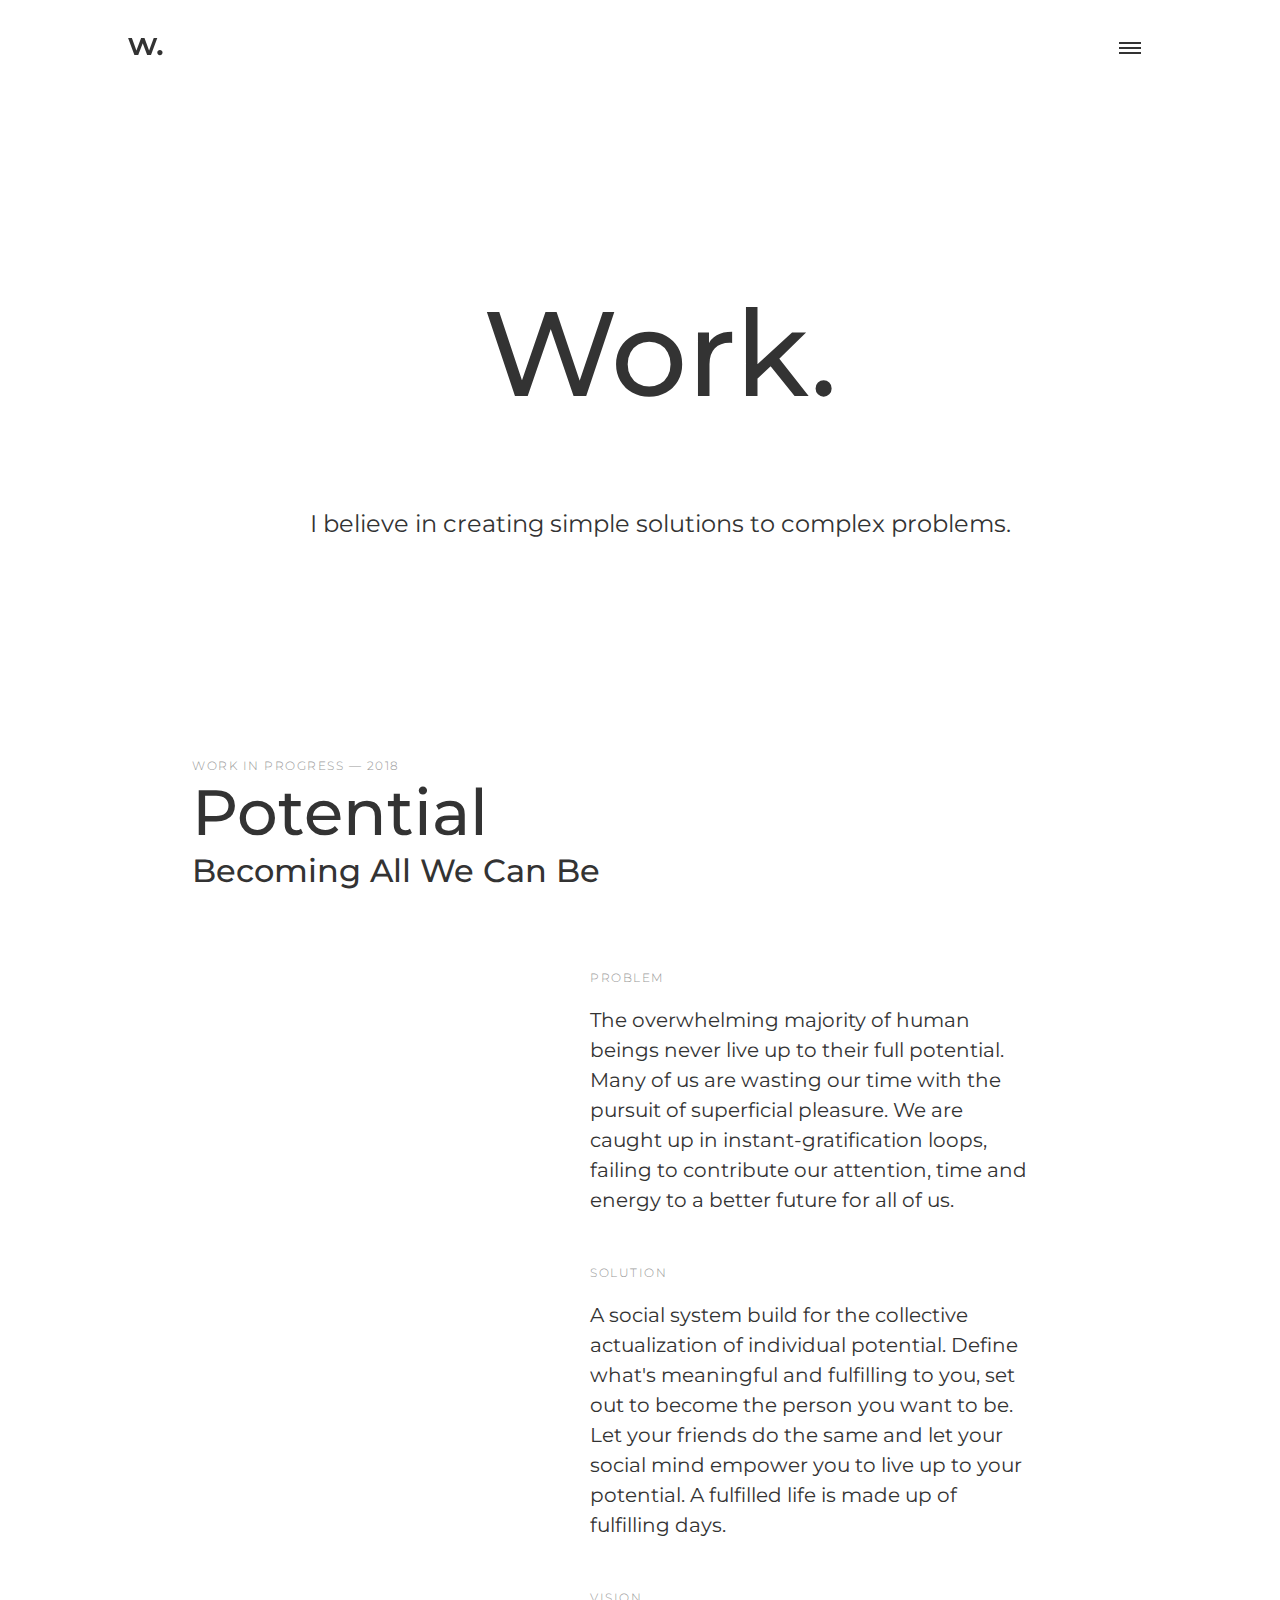
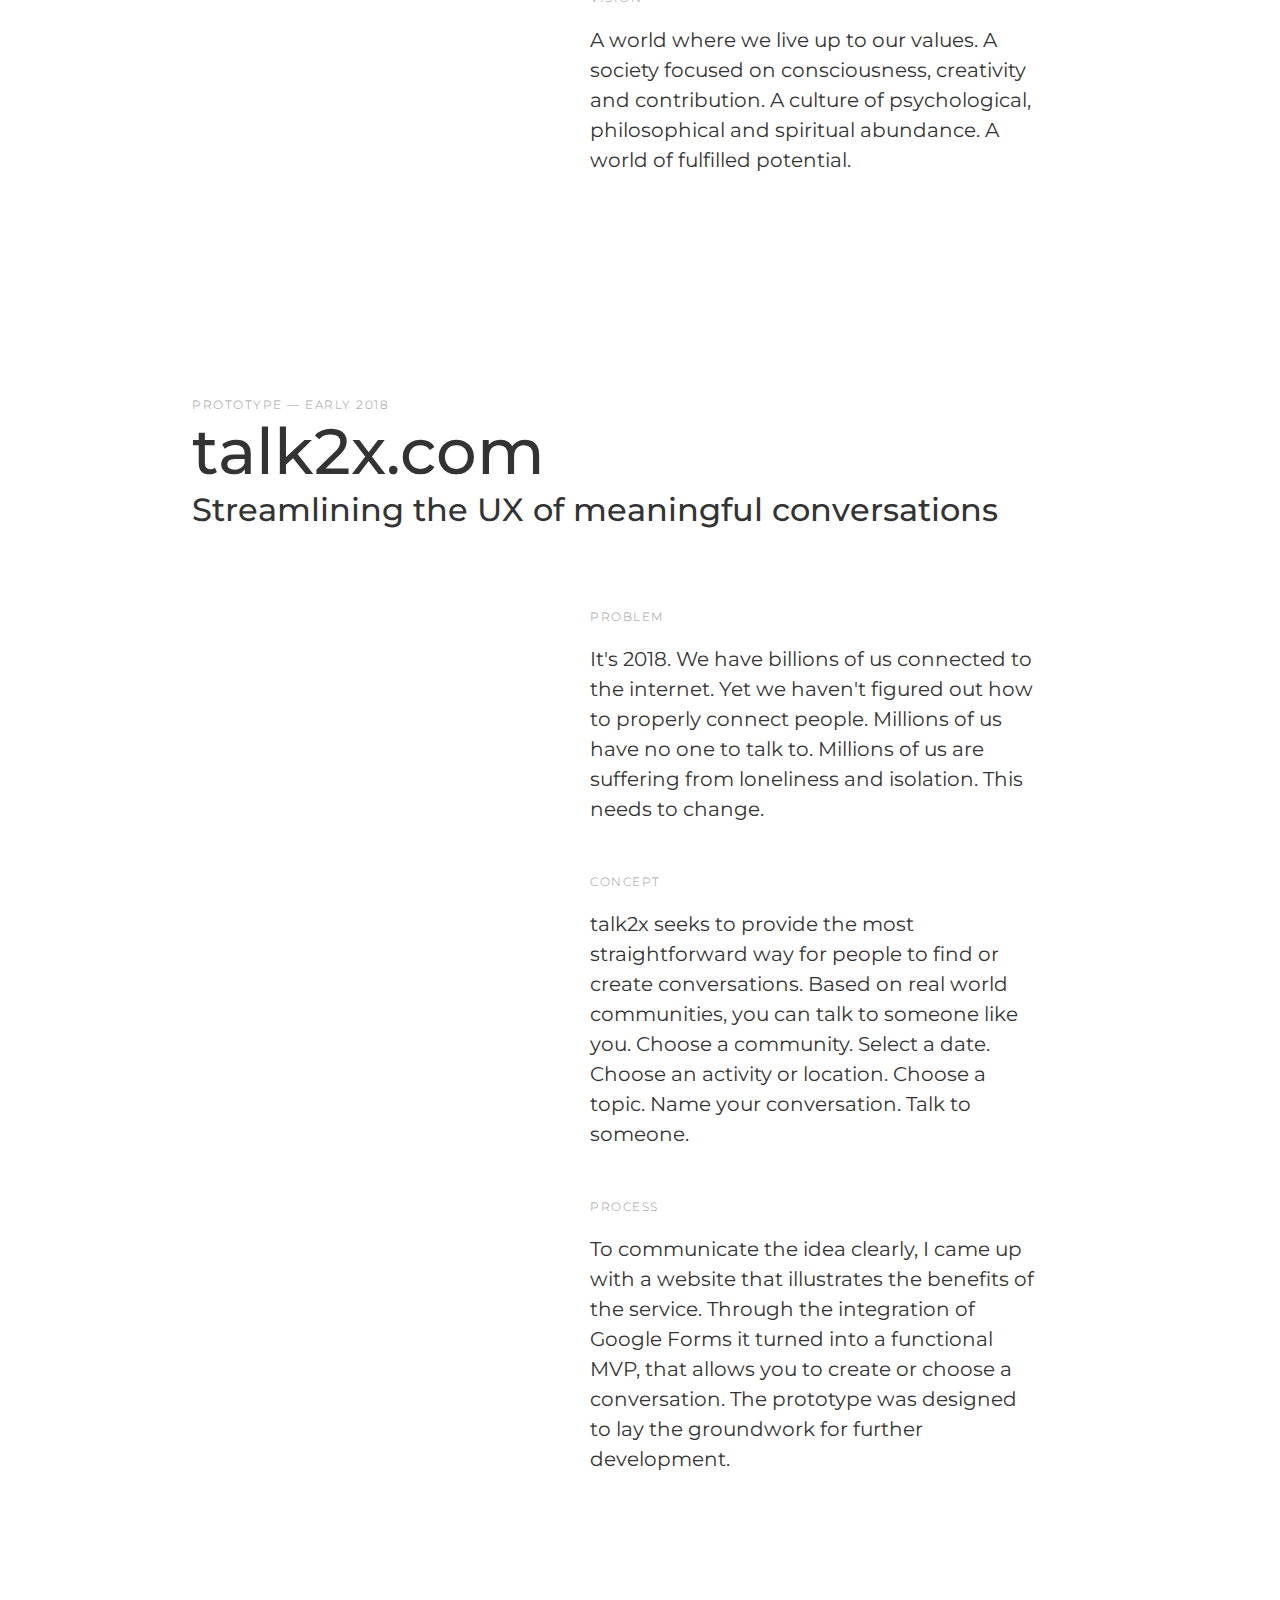
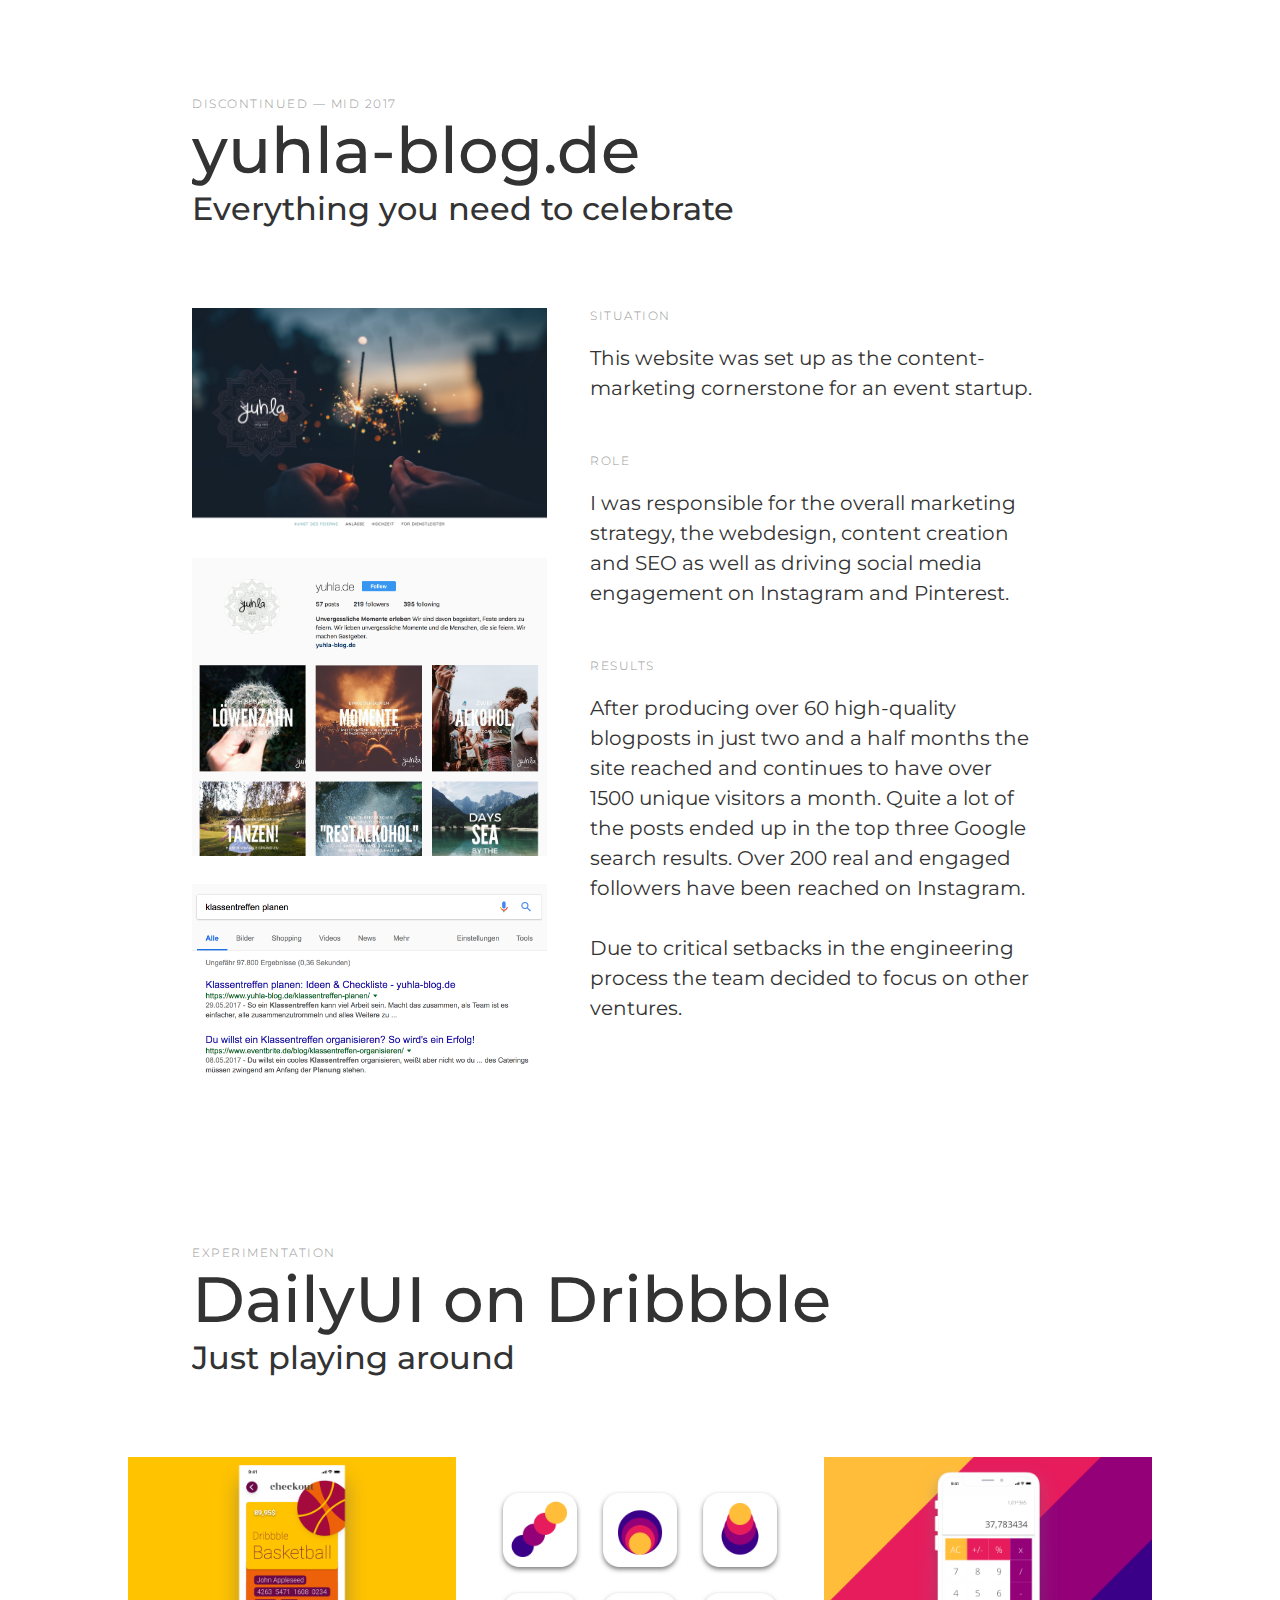
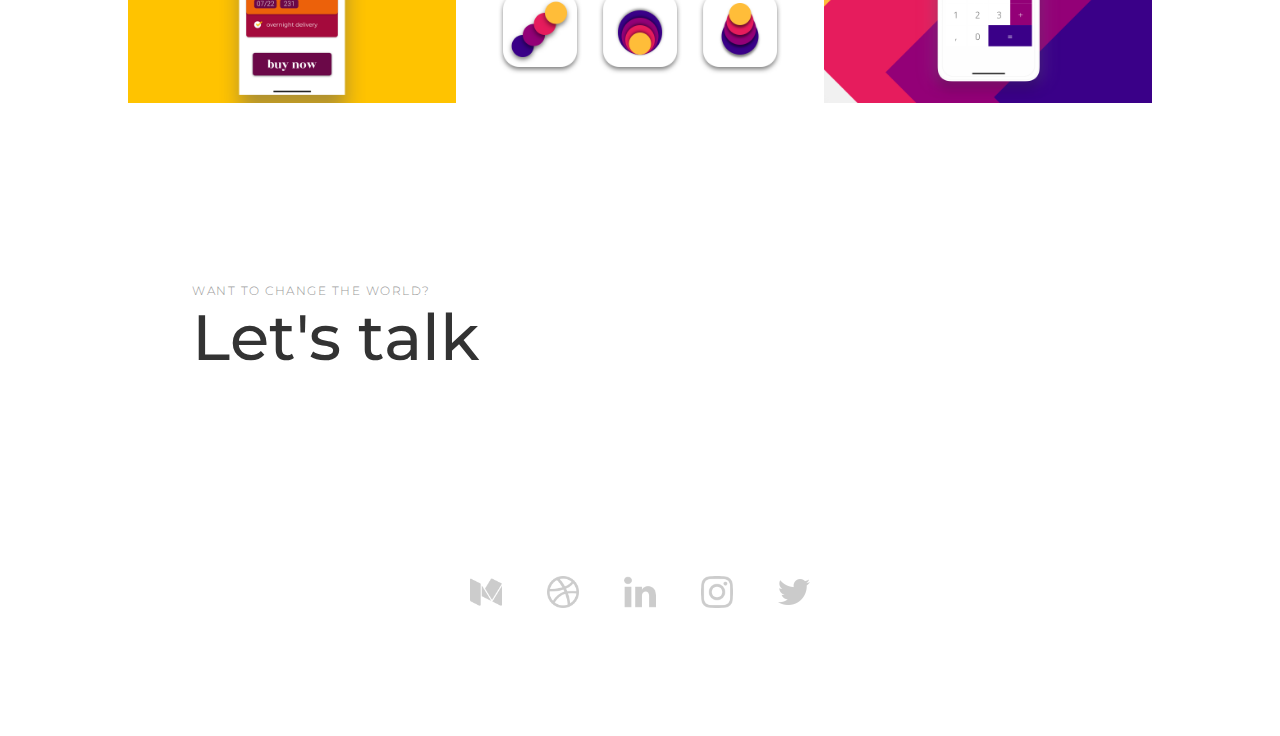
<file: portfolio.html>
<!doctype html>
<html lang="en">
  <head>
    <meta charset="UTF-8">
    <meta name="description" content="Portfolio — Welf von Hören">
    <meta name="keywords" content="Welf von Hören,Welf,von Hören,Portfolio">
    <meta name="author" content="Welf von Hören">
    <meta name="viewport" content="width=device-width, initial-scale=1.0">
    <meta http-equiv="X-UA-Compatible" content="ie=edge">
    <title>Portfolio | Welf von Hören</title>
    <!-- NOTE: FAVICON -->
    <link rel="apple-touch-icon" sizes="180x180" href="./favicon/apple-touch-icon.png">
    <link rel="icon" type="image/png" sizes="32x32" href="./favicon/favicon-32x32.png">
    <link rel="icon" type="image/png" sizes="16x16" href="./favicon/favicon-16x16.png">
    <link rel="manifest" href="./favicon/site.webmanifest">
    <link rel="mask-icon" href="./favicon/safari-pinned-tab.svg" color="#5bbad5">
    <link rel="shortcut icon" href="./favicon/favicon.ico">
    <meta name="msapplication-TileColor" content="#da532c">
    <meta name="msapplication-config" content="./favicon/browserconfig.xml">
    <meta name="theme-color" content="#ffffff">
    <link rel="stylesheet"
         href="https://fonts.googleapis.com/css?family=Montserrat:100,200,300,400,500,600,700,800,900">
    <link rel="stylesheet" href="./css/style.css">
    <!-- Global site tag (gtag.js) - Google Analytics -->
<script async src="https://www.googletagmanager.com/gtag/js?id=UA-112053310-2"></script>
<script>
  window.dataLayer = window.dataLayer || [];
  function gtag(){dataLayer.push(arguments);}
  gtag('js', new Date());

  gtag('config', 'UA-112053310-2');
</script>

    <script src="https://code.jquery.com/jquery-3.3.1.js"></script>
    <script type="text/javascript">
      $(document).ready(function(){
        $('.toggle').click(function(){
          $('.toggle').toggleClass('active');
          $('.side-nav').toggleClass('active');
          $('#main').toggleClass('active')
        });
      });
    </script>
  </head>
  <body>
    <!-- NOTE: NAVBAR -->
    <nav class="navbar">
      <a class="logo" href="index.html">w.</a>
      <div class="toggle">
        <span></span>
        <span></span>
        <span></span>
      </div>
    </nav>
    <!-- NOTE: NAV -->
    <div class="side-nav">
      <div class="name">elf von hören</div>
      <a href="https://medium.com/@welfvh">blog</a>
      <a id="current" href="portfolio.html">portfolio</a>
      <a href="about.html">about</a>
    </div>
    <!-- NOTE: CONTENT -->
    <div id="main">
      <h1>Work.</h1>
      <p>
        I believe in creating simple solutions to complex problems.

      </p>
    </div>

  <!--                                                         NOTE: CONTENT -->

  <div class="content" id="textabout">
      <h4>WORK IN PROGRESS — 2018</h4>
      <a href="#" target="_blank"><h2>Potential</h2></a>
      <h3>Becoming All We Can Be</h3>
  </div>

  <div class="wrapper2" id="portfolio">
    <div id="contentframe">
      <iframe src="https://invis.io/9BMKTX5AHWM" frameborder="0" allowfullscreen></iframe>
    </div>
    <div id="textabout">
      <h4>Problem</h4>
      <p>
        The overwhelming majority of human beings never live up to their full potential.
        Many of us are wasting our time with the pursuit of superficial pleasure. We are caught up in instant-gratification loops, failing to contribute our attention, time and energy to a better future for all of us.
      </p>
      <br>
      <h4>Solution</h4>
      <p>
        A social system build for the collective actualization of individual potential.
        Define what's meaningful and fulfilling to you, set out to become the person you want to be. Let your friends do the same and let your social mind empower you to live up to your potential. A fulfilled life is made up of fulfilling days.
      </p>
      <br>
      <h4>Vision</h4>
      <p>
        A world where we live up to our values.
        A society focused on consciousness, creativity and contribution.
        A culture of psychological, philosophical and spiritual abundance.
        A world of fulfilled potential.
      </p>
      <br>
    </div>
  </div>


      <div class="content" id="textabout">
          <h4>PROTOTYPE — EARLY 2018</h4>
          <a href="http://www.talk2x.com/index.html" target="_blank"><h2>talk2x.com</h2></a>
          <h3>Streamlining the UX of meaningful conversations</h3>
      </div>

      <div class="wrapper2" id="portfolio">
        <div id="contentframe">
          <iframe src="http://invis.io/37HDU2LSJ59" frameborder="0" allowfullscreen></iframe>
        </div>
        <div id="textabout">
          <h4>Problem</h4>
          <p>
            It's 2018. We have billions of us connected to the internet.
            Yet we haven't figured out how to properly connect people.
            Millions of us have no one to talk to. Millions of us are suffering from loneliness and isolation.
            This needs to change.
          </p>
          <br>
          <h4>Concept</h4>
          <p>talk2x seeks to provide the most straightforward way for people to find or create conversations.
            Based on real world communities, you can talk to someone like you.
            Choose a community. Select a date. Choose an activity or location. Choose a topic. Name your conversation. Talk to someone.
          </p>
          <br>
          <h4>Process</h4>
          <p>
            To communicate the idea clearly, I came up with a website that illustrates the benefits of the service.
            Through the integration of Google Forms it turned into a functional MVP, that allows you to create or choose a conversation.
            The prototype was designed to lay the groundwork for further development.
          </p>
          <br>
        </div>

      </div>


      <div class="content" id="textabout">
          <h4>DISCONTINUED — MID 2017</h4>
          <a href="https://www.yuhla-blog.de" target="_blank"><h2>yuhla-blog.de</h2></a>
          <h3>Everything you need to celebrate</h3>
      </div>
      <div class="wrapper2" id="portfolio">
        <div id="contentframe">
          <a id="yuhla" href="https://www.yuhla-blog.de" target="_blank"><img src="./img/yuhla1.png" alt="" width="100%"></a>
          <a id="yuhla" href="https://www.instagram.com/yuhla.de/" target="_blank"><img src="./img/yuhla3.png" alt="" width="100%"></a>
          <a id="yuhla" href="https://www.google.de/search?q=klassentreffen+planen&oq=klassen&aqs=chrome.1.69i57j69i59j0l4.1700j1j7&sourceid=chrome&ie=UTF-8" target="_blank"><img src="./img/yuhla4.png" alt="" width="100%"></a>

        </div>
        <div id="textabout">
          <h4>Situation</h4>
          <p>
            This website was set up as the content-marketing cornerstone for an event startup.
          </p>
          <br>
          <h4>Role</h4>
          <p>I was responsible for the overall marketing strategy, the webdesign, content creation and SEO as well as driving social media engagement on Instagram and Pinterest.</p>
          <br>
          <h4>Results</h4>
          <p>
            After producing over 60 high-quality blogposts in just two and a half months the site reached and continues to have over 1500 unique visitors a month. Quite a lot of the posts ended up in the top three Google search results. Over 200 real and engaged followers have been reached on Instagram.
            <br> <br>
            Due to critical setbacks in the engineering process the team decided to focus on other ventures.

          </p>
          <br>
        </div>
      </div>

<!--  NOTE: DRIBBBLE -->

      <div class="content" id="textabout">
        <h4>EXPERIMENTATION</h4>
        <a href="https://dribbble.com/welfvh"><h2>DailyUI on Dribbble</h2></a>
        <h3>Just playing around</h3>
      </div>

      <div class="wrapper3" id="imgs">
        <div><a href="https://dribbble.com/welfvh" target="_blank"><img src="./img/dribbble01.png" alt="dribbble"></a></div>
        <div><a href="https://dribbble.com/welfvh" target="_blank"><img src="./img/dribbble02.png" alt="dribbble"></a></div>
        <div><a href="https://dribbble.com/welfvh" target="_blank"><img src="./img/dribbble03.png" alt="dribbble"></a></div>
      </div>
      <div class="button02">

      </div>

      <div class="content" id="textabout">
        <h4>Want to change the world?</h4>
        <div class="cta">


        <a  href="mailto:welf@vonhoeren.de?subject="><h2>Let's talk</h2></a>
          </div>
        <h3></h3>
      </div>

      <div class="button02">

      </div>




      <!-- NOTE: FOOTER -->
      <footer class="ft"> <!-- NOTE: © Welf von Hören 2018 | <a href="imprint.html">Imprint</a>-->
            <a class="fimg" href="https://medium.com/@welfvh" target="_blank"><img src="./img/medium000.png" alt="medium logo"></a>
            <a class="fimg" href="https://dribbble.com/welfvh" target="_blank"><img src="./img/dribbble000.png" alt="dribbble logo"></a>
            <a class="fimg" href="https://www.linkedin.com/in/welf/" target="_blank"><img src="./img/linkedin000.png" alt="linkedin logo"></a>
            <a class="fimg" href="https://instagram.com/welfvh" target="_blank"><img src="./img/instagram000.png" alt="instagram logo"></a>
            <a class="fimg" href="https://twitter.com/welfvh" target="_blank"><img src="./img/twitter000.png" alt="twitter logo"></a>
      </footer>
  </body>
</html>
</file>
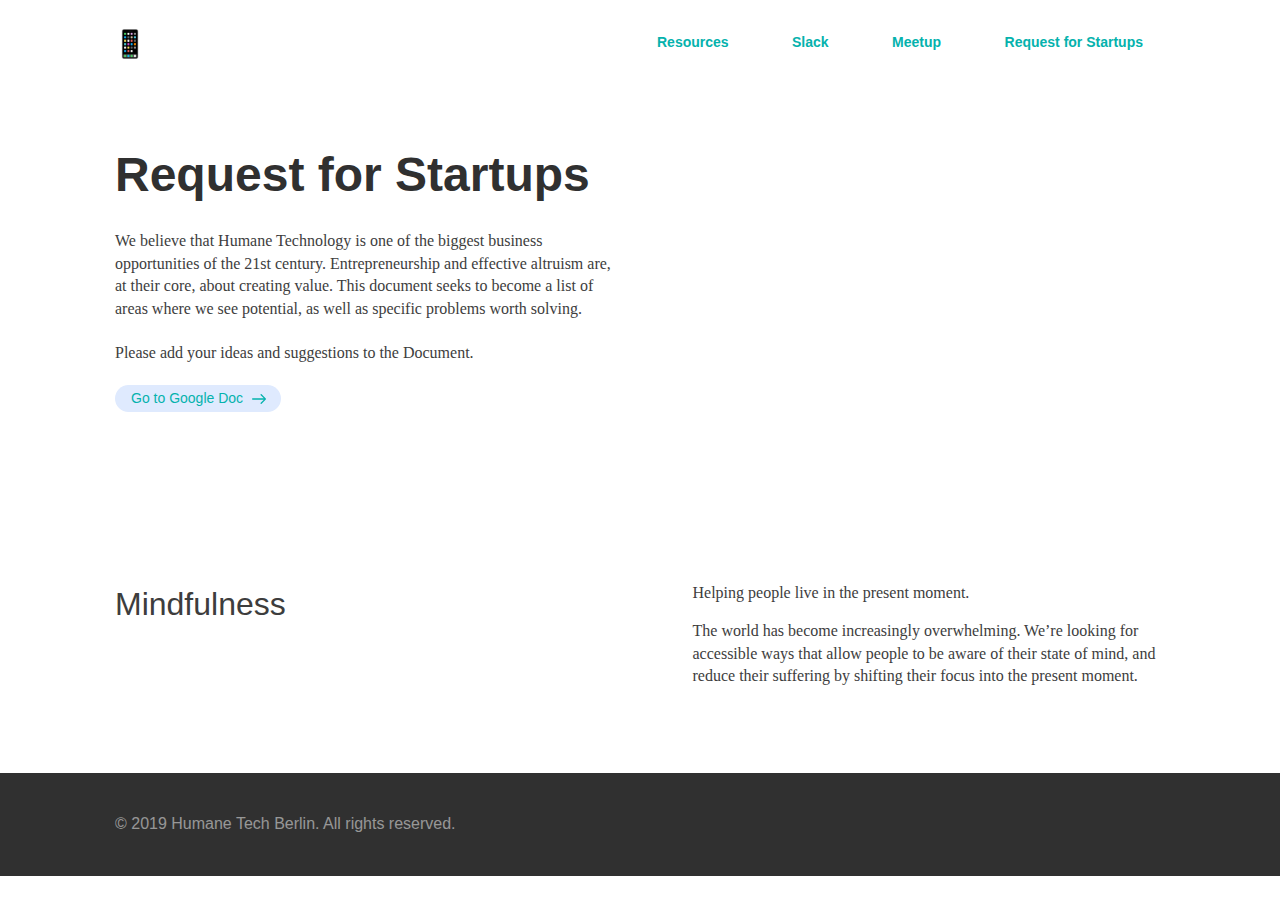
<file: request.html>
<!DOCTYPE html>
<html>
  <head>
    <meta charset="utf-8">
    <meta name="viewport" content="width=device-width, initial-scale=1">
    <link rel="stylesheet" href="css/main.css">
    <script src="js/main.js" defer></script>
    <link href="https://fonts.googleapis.com/css?family=Lato:400,700|Lora" rel="stylesheet">
    <link rel="icon" type="image/png" href="favicon-32x32.png" sizes="32x32" />
    <link rel="icon" type="image/png" href="favicon-16x16.png" sizes="16x16" />
    <meta name="generator" content="Unicorn Platform" />
    <title>Homepage</title>
  </head>
  <body>
<!-- START OF: Header 44 =====-->
<header class="header-44">
  <!-- START OF: Nav 1 =====-->
  <nav class="nav-01">
    <div class="container">
      <div class="nav-01__box">
        <div class="nav-01__logo"><a class="nav-01__link" href="./index.html" target="">
            <!--You can use image logo:--><img class="nav-01__logo_img" src="img/emoji/phone.png" alt="Logo"/>
            <!--Or uncomment this <span> to have a word-logo.-->
            <!--span.nav-01__logo_text.white-text
            | Unicorn

            --></a></div>
        <div class="nav-01__links js-menu">
          <ul class="nav-01__list">

            <li class="nav-01__item"><a class="button   button--outline  button--empty " href="./resources.html" target=""><span>Resources</span></a>
            </li>
            <li class="nav-01__item"><a class="button   button--outline  button--empty " href="https://join.slack.com/t/humanetechberlin/shared_invite/enQtNjYxODYyMzkwMzY5LTZlYjMzZjY3ZTZhZTcxOTU5MDIwOTE5ZjY4YzhiY2JjMjE0NDk4MmJhODhhZWMzMzFlMjY0YzgyYWFjOTk5MGY" target="_blank"><span>Slack</span></a>
            </li>
            <li class="nav-01__item"><a class="button   button--outline  button--empty " href="https://www.meetup.com/de-DE/Humane-Technology/" target="_blank"><span>Meetup</span></a>
            </li>
            <li class="nav-01__item"><a class="button   button--outline  button--empty " href="javascript:void(0);" target="_blank"><span>Request for Startups</span></a>
            </li>
          </ul>
          <div class="nav-01__burger">
            <button class="burger js-open-menu" type="button">
              <div class="burger__box">
                <div class="burger__inner"></div>
              </div>
            </button>
          </div>
        </div>
      </div>
    </div>
  </nav>
  <!-- ===== END OF: Nav 1-->
  <div class="container">
    <div class="header-44__wrapper">
      <div class="header-44__text_box">
        <h1 class="heading heading--accent">Request for Startups</h1>
        <p>
          We believe that Humane Technology is one of the biggest business opportunities of the 21st century. Entrepreneurship and effective altruism are, at their core, about creating value. This document seeks to become a list of areas where we see potential, as well as specific problems worth solving.
        <br><br>
          Please add your ideas and suggestions to the Document.
          
          <br>
        </p>
        <div class="text--02__link_box"><a class="pill-link  pill-link--blue  pill-link--small " href="https://docs.google.com/document/d/1p2Zd9TOvuXkWfMDGqcARnK4JDPlT1bObdyxeVj95iY8/edit?usp=sharing" target="_blank"><span class="pill-link__text">Go to Google Doc</span><span class="pill-link__icon"><span class="icon"><svg viewBox="0 0 13 10" xmlns="http://www.w3.org/2000/svg"><path d="M12.823 4.164L8.954.182a.592.592 0 0 0-.854 0 .635.635 0 0 0 0 .88l2.836 2.92H.604A.614.614 0 0 0 0 4.604c0 .344.27.622.604.622h10.332L8.1 8.146a.635.635 0 0 0 0 .88.594.594 0 0 0 .854 0l3.869-3.982a.635.635 0 0 0 0-.88z" fill-rule="nonzero" fill="#00396B"/></svg></span></span></a>
        </div>
      </div>

    </div>

  </div>
</header>
<!-- ===== END OF: Header 44-->


<!-- START OF: Text 03 =====-->
<div class="text--03">

  <div class="container">
    <div class="text--03__wrapper">
      <div class="text--03__left">
        <div class="text--03__big_text">

          Mindfulness</div>
      </div>
      <div class="text--03__right">
        <p>Helping people live in the present moment.</p>
        <p>The world has become increasingly overwhelming. We’re looking for accessible ways that allow people to be aware of their state of mind, and reduce their suffering by shifting their focus into the present moment.</p>
      </div>
    </div>
  </div>


</div>
<!-- ===== END OF: Text 03-->


<!-- START OF: Footer 02 =====-->
<div class="footer-02">
  <div class="container">
    <div class="footer-02__wrapper">
      <div class="footer-02__text">&copy; 2019&nbsp;<a class="footer-02__link" href="javascript:void(0);">Humane Tech Berlin</a>.
        All rights reserved.
      </div>
      <div class="social-buttons">
        <ul class="social-buttons__list">
        </ul>
      </div>
    </div>
  </div>
</div>
<!-- ===== END OF: Footer 02-->
    <!-- This is the root element of the image gallery plugin - PhotoSwipe (https://github.com/dimsemenov/PhotoSwipe)-->
    <!-- Do not delete it.-->
    <!-- It's invisible to user.-->
    <div class="pswp" tabindex="-1" role="dialog" aria-hidden="true">
      <div class="pswp__bg"></div>
      <div class="pswp__scroll-wrap">
        <div class="pswp__container">
          <div class="pswp__item"></div>
          <div class="pswp__item"></div>
          <div class="pswp__item"></div>
        </div>
        <div class="pswp__ui pswp__ui--hidden">
          <div class="pswp__top-bar">
            <div class="pswp__counter"></div>
            <button class="pswp__button pswp__button--close" title="Close (Esc)"></button>
            <button class="pswp__button pswp__button--share" title="Share"></button>
            <button class="pswp__button pswp__button--fs" title="Toggle fullscreen"></button>
            <button class="pswp__button pswp__button--zoom" title="Zoom in/out"></button>
            <div class="pswp__preloader">
              <div class="pswp__preloader__icn">
                <div class="pswp__preloader__cut">
                  <div class="pswp__preloader__donut"></div>
                </div>
              </div>
            </div>
          </div>
          <div class="pswp__share-modal pswp__share-modal--hidden pswp__single-tap">
            <div class="pswp__share-tooltip"></div>
          </div>
          <button class="pswp__button pswp__button--arrow--left" title="Previous (arrow left)"></button>
          <button class="pswp__button pswp__button--arrow--right" title="Next (arrow right)"></button>
          <div class="pswp__caption">
            <div class="pswp__caption__center"></div>
          </div>
        </div>
      </div>
    </div>


  </body>
</html>
</file>
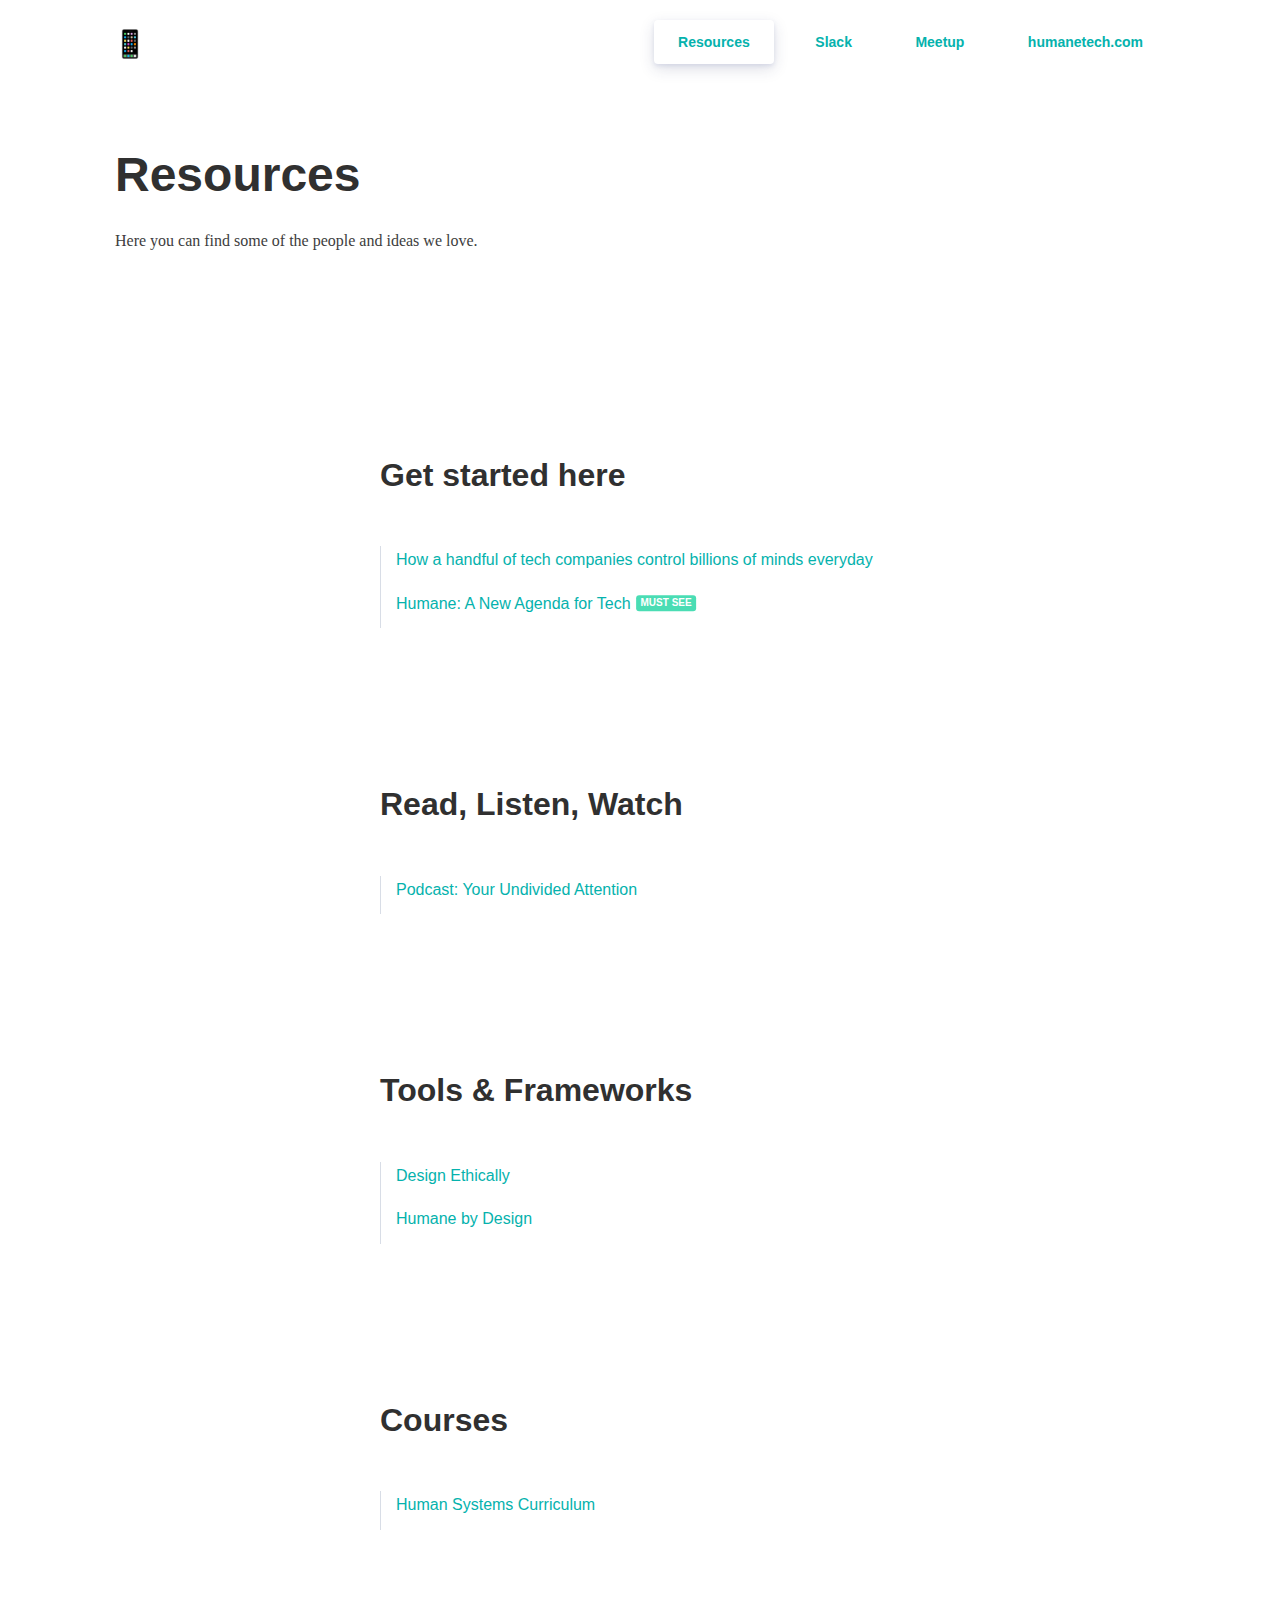
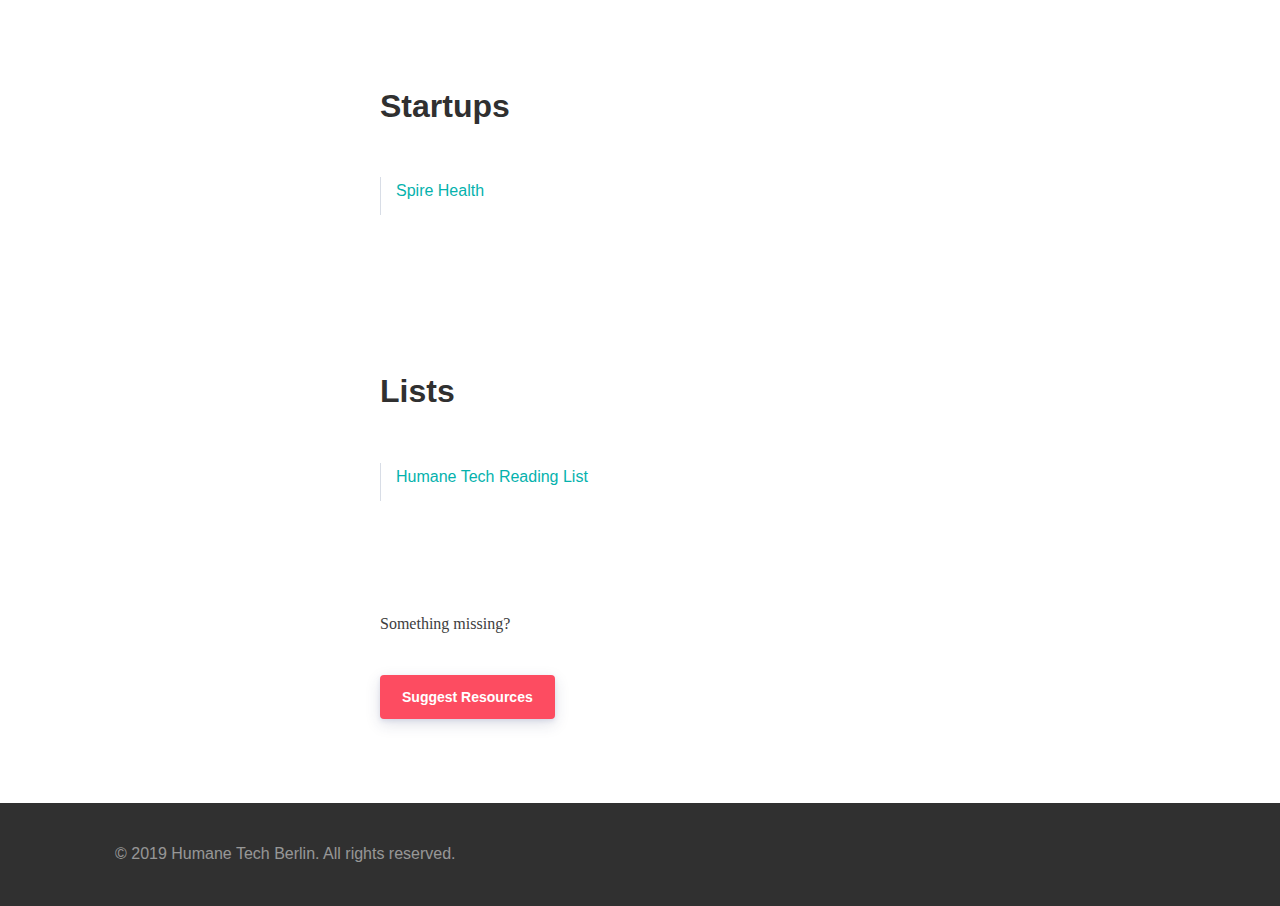
<file: resources.html>
<!DOCTYPE html>
<html>
  <head>
    <meta charset="utf-8">
    <meta name="viewport" content="width=device-width, initial-scale=1">
    <link rel="stylesheet" href="css/main.css">
    <script src="js/main.js" defer></script>
    <link href="https://fonts.googleapis.com/css?family=Lato:400,700|Lora" rel="stylesheet">
    <link rel="icon" type="image/png" href="favicon-32x32.png" sizes="32x32" />
    <link rel="icon" type="image/png" href="favicon-16x16.png" sizes="16x16" />
    <meta name="generator" content="Unicorn Platform" />
    <title>Resources</title>
  </head>
  <body>
<!-- START OF: Header 44 =====-->
<header class="header-44">
  <!-- START OF: Nav 1 =====-->
  <nav class="nav-01">
    <div class="container">
      <div class="nav-01__box">
        <div class="nav-01__logo"><a class="nav-01__link" href="./index.html" target="">
            <!--You can use image logo:--><img class="nav-01__logo_img" src="img/emoji/phone.png" alt="Logo"/>
            <!--Or uncomment this <span> to have a word-logo.-->
            <!--span.nav-01__logo_text.white-text
            | Unicorn

            --></a></div>
        <div class="nav-01__links js-menu">
          <ul class="nav-01__list">

            <li class="nav-01__item"><a class="button   button--outline  button--empty:active " href="./resources.html" target=""><span>Resources</span></a>
            </li>
            <li class="nav-01__item"><a class="button   button--outline  button--empty " href="https://join.slack.com/t/humanetechberlin/shared_invite/enQtNjYxODYyMzkwMzY5LTZlYjMzZjY3ZTZhZTcxOTU5MDIwOTE5ZjY4YzhiY2JjMjE0NDk4MmJhODhhZWMzMzFlMjY0YzgyYWFjOTk5MGY" target="_blank"><span>Slack</span></a>
            </li>
            <li class="nav-01__item"><a class="button   button--outline  button--empty " href="https://www.meetup.com/Humane-Technology/" target="_blank"><span>Meetup</span></a>
            </li>
            <li class="nav-01__item"><a class="button   button--outline  button--empty " href="https://humanetech.com/" target="_blank"><span>humanetech.com</span></a>
            </li>
            <!--<li class="nav-01__item"><a class="button   button--outline  button--empty " href="./request.html" target=""><span>Request for Startups</span></a>
            </li>-->
          </ul>
          <div class="nav-01__burger">
            <button class="burger js-open-menu" type="button">
              <div class="burger__box">
                <div class="burger__inner"></div>
              </div>
            </button>
          </div>
        </div>
      </div>
    </div>
  </nav>
  <!-- ===== END OF: Nav 1-->
  <div class="container">
    <div class="header-44__wrapper">
      <div class="header-44__text_box">
        <h2 class="heading heading--accent">Resources</h2>
        <p>
          Here you can find some of the people and ideas we love.
        </p>
      </div>

    </div>
  </div>
</header>
<!-- ===== END OF: Header 44-->

<!-- START OF: Links 01 =====-->
<div class="links-02">
  <div class="container container--small">
    <div class="title-box title-box--left">
      <h2 class="heading">Get started here</h2>
      <p class="title-box__text"></p>
    </div>
  </div>
  <div class="container container--small">
    <ul class="links-02__list">
      <li class="links-02__item"><a class="links-02__link" href="https://www.ted.com/talks/tristan_harris_the_manipulative_tricks_tech_companies_use_to_capture_your_attention?language=en" target="_blank">How a handful of tech companies control billions of minds everyday</a></li>
      <li class="links-02__item"><a class="links-02__link" href="https://vimeo.com/332532972" target="_blank">Humane: A New Agenda for Tech<div class="link_badge">must see</div></a></li>


    </ul>

  </div>
</div>
<!-- ===== END OF: Links 01-->
<!-- START OF: Links 02 =====-->
<div class="links-02">
  <div class="container container--small">
    <div class="title-box title-box--left">
      <h2 class="heading">Read, Listen, Watch</h2>
      <p class="title-box__text"></p>
    </div>
  </div>
  <div class="container container--small">
    <ul class="links-02__list">
      <li class="links-02__item"><a class="links-02__link" href="https://humanetech.com/podcast/" target="_blank">Podcast: Your Undivided Attention</a></li>
    </ul>

  </div>
</div>
<!-- ===== END OF: Links 02-->
<!-- START OF: Links 03 =====-->
<div class="links-02">
  <div class="container container--small">
    <div class="title-box title-box--left">
      <h2 class="heading">Tools & Frameworks</h2>
      <p class="title-box__text"></p>
    </div>
  </div>
  <div class="container container--small">
    <ul class="links-02__list">
      <li class="links-02__item"><a class="links-02__link" href="https://www.designethically.com/" target="_blank">Design Ethically</a></li>
      <li class="links-02__item"><a class="links-02__link" href="https://humanebydesign.com/" target="_blank">Humane by Design</a></li>


    </ul>

  </div>
</div>
<!-- ===== END OF: Links 03-->

<!-- START OF: Links 05 =====-->
<div class="links-02">
  <div class="container container--small">
    <div class="title-box title-box--left">
      <h2 class="heading">Courses</h2>
      <p class="title-box__text"></p>
    </div>
  </div>
  <div class="container container--small">
    <ul class="links-02__list">
      <li class="links-02__item"><a class="links-02__link" href="https://human-systems.org/" target="_blank">Human Systems Curriculum</a></li>
    </ul>
  </div>
</div>
<!-- ===== END OF: Links 05-->



<!-- START OF: Links 00 =====-->
<div class="links-02">
  <div class="container container--small">
    <div class="title-box title-box--left">
      <h2 class="heading">Startups</h2>
      <p class="title-box__text"></p>
    </div>
  </div>
  <div class="container container--small">
    <ul class="links-02__list">
      <li class="links-02__item"><a class="links-02__link" href="https://spirehealth.com/" target="_blank">Spire Health</a></li>
    </ul>


  </div>
</div>
<!-- ===== END OF: Links 02-->

<!-- START OF: Links 00 =====-->
<div class="links-02">
  <div class="container container--small">
    <div class="title-box title-box--left">
      <h2 class="heading">Lists</h2>
      <p class="title-box__text"></p>
    </div>
  </div>
  <div class="container container--small">
    <ul class="links-02__list">
      <li class="links-02__item"><a class="links-02__link" href="https://technological-simplicity.com/the-only-human-tech-reading-list-ever-9ccb6298890d" target="_blank">Humane Tech Reading List</a></li>
    </ul>

    <br><br><br>
    <div class="header-44__text_box">
      <p>
        Something missing?
      </p>
    </div>
    <div class="header-44__buttons_box">
      <div class="buttons-set">
        <ul class="buttons-set__list">
          <li class="buttons-set__item"><a class="button   button--alt-accent-bg " href="mailto:welf@vonhoeren.de?subject=Humane%20Tech%20Resources%20Suggestion" target="_blank"><span>Suggest Resources</span></a>
          </li>
        </ul>
      </div>
    </div>
  </div>
</div>
<!-- ===== END OF: Links 02-->

<!-- START OF: Footer 02 =====-->
<div class="footer-02">
  <div class="container">
    <div class="footer-02__wrapper">
      <div class="footer-02__text">&copy; 2019&nbsp;<a class="footer-02__link" href="javascript:void(0);">Humane Tech Berlin</a>.
        All rights reserved.
      </div>
      <div class="social-buttons">
        <ul class="social-buttons__list">

        </ul>
      </div>
    </div>
  </div>
</div>
<!-- ===== END OF: Footer 02-->
    <!-- This is the root element of the image gallery plugin - PhotoSwipe (https://github.com/dimsemenov/PhotoSwipe)-->
    <!-- Do not delete it.-->
    <!-- It's invisible to user.-->
    <div class="pswp" tabindex="-1" role="dialog" aria-hidden="true">
      <div class="pswp__bg"></div>
      <div class="pswp__scroll-wrap">
        <div class="pswp__container">
          <div class="pswp__item"></div>
          <div class="pswp__item"></div>
          <div class="pswp__item"></div>
        </div>
        <div class="pswp__ui pswp__ui--hidden">
          <div class="pswp__top-bar">
            <div class="pswp__counter"></div>
            <button class="pswp__button pswp__button--close" title="Close (Esc)"></button>
            <button class="pswp__button pswp__button--share" title="Share"></button>
            <button class="pswp__button pswp__button--fs" title="Toggle fullscreen"></button>
            <button class="pswp__button pswp__button--zoom" title="Zoom in/out"></button>
            <div class="pswp__preloader">
              <div class="pswp__preloader__icn">
                <div class="pswp__preloader__cut">
                  <div class="pswp__preloader__donut"></div>
                </div>
              </div>
            </div>
          </div>
          <div class="pswp__share-modal pswp__share-modal--hidden pswp__single-tap">
            <div class="pswp__share-tooltip"></div>
          </div>
          <button class="pswp__button pswp__button--arrow--left" title="Previous (arrow left)"></button>
          <button class="pswp__button pswp__button--arrow--right" title="Next (arrow right)"></button>
          <div class="pswp__caption">
            <div class="pswp__caption__center"></div>
          </div>
        </div>
      </div>
    </div>


  </body>
</html>
</file>
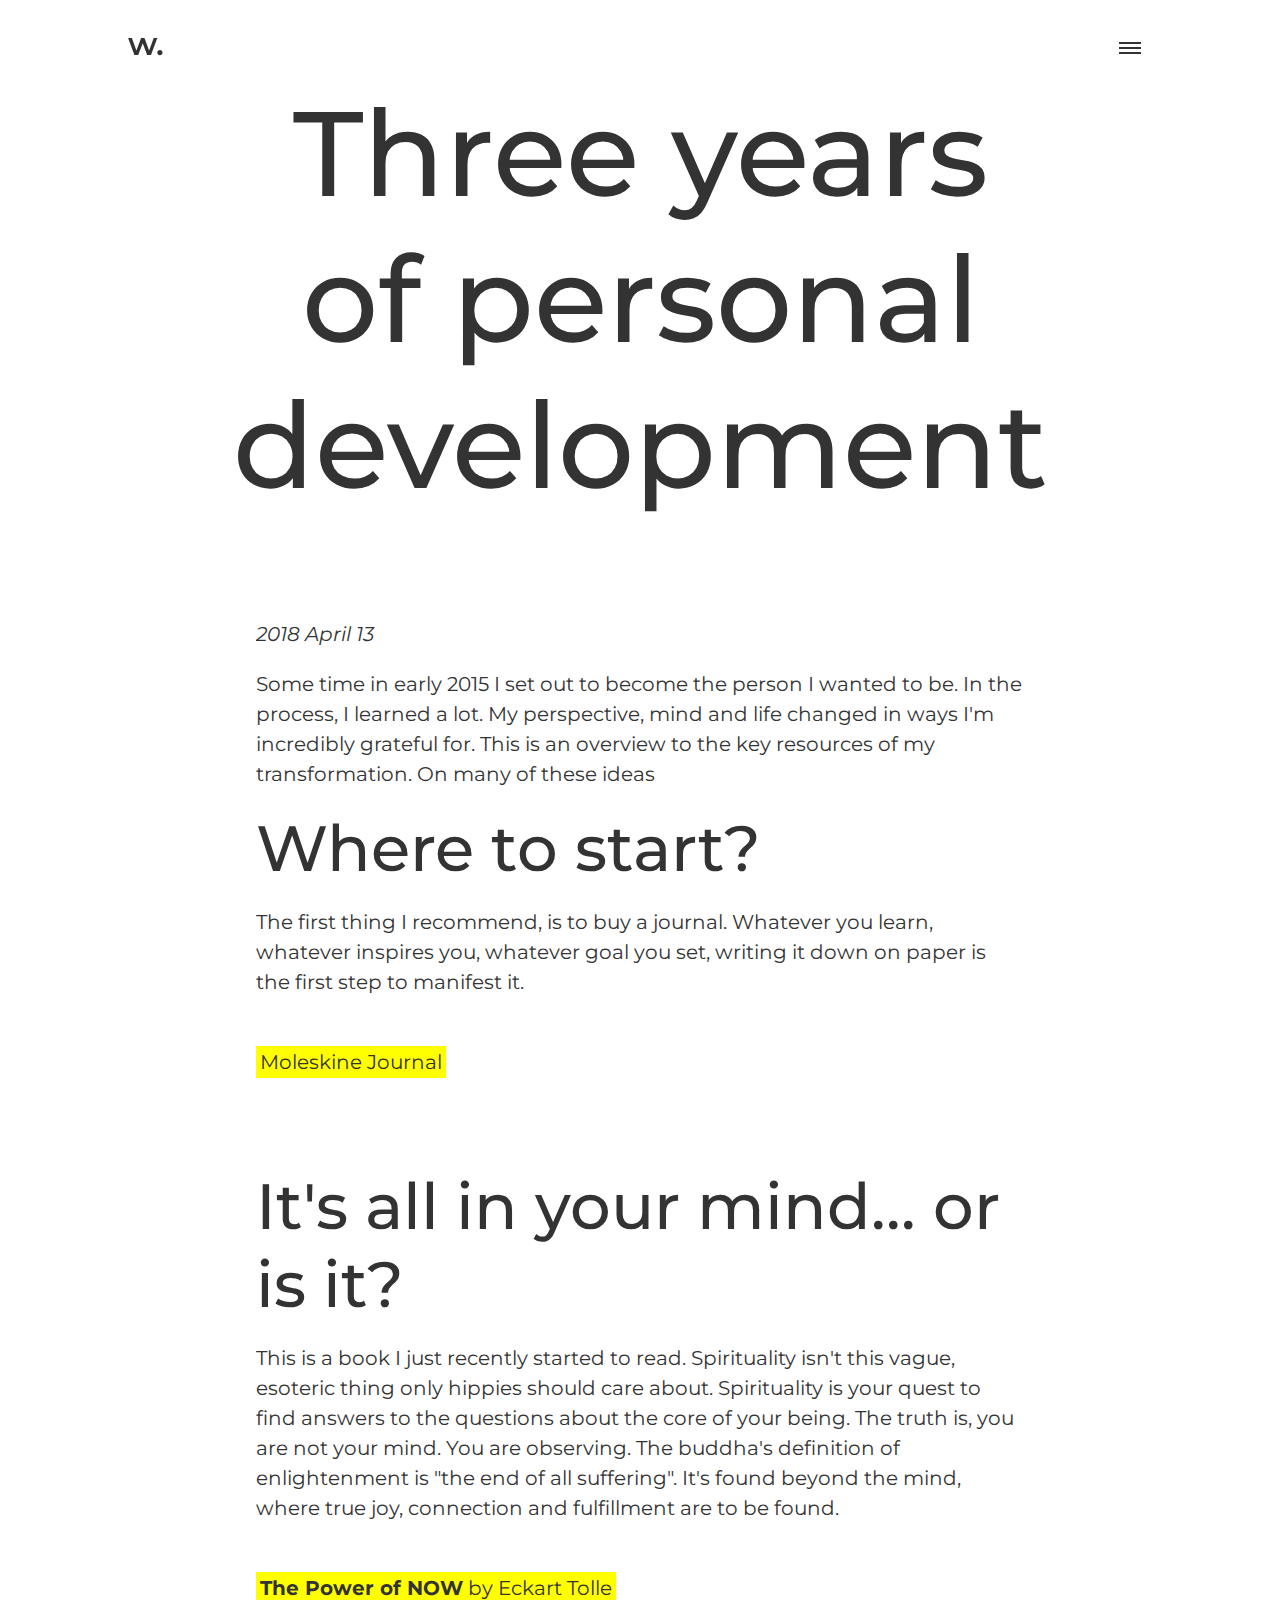
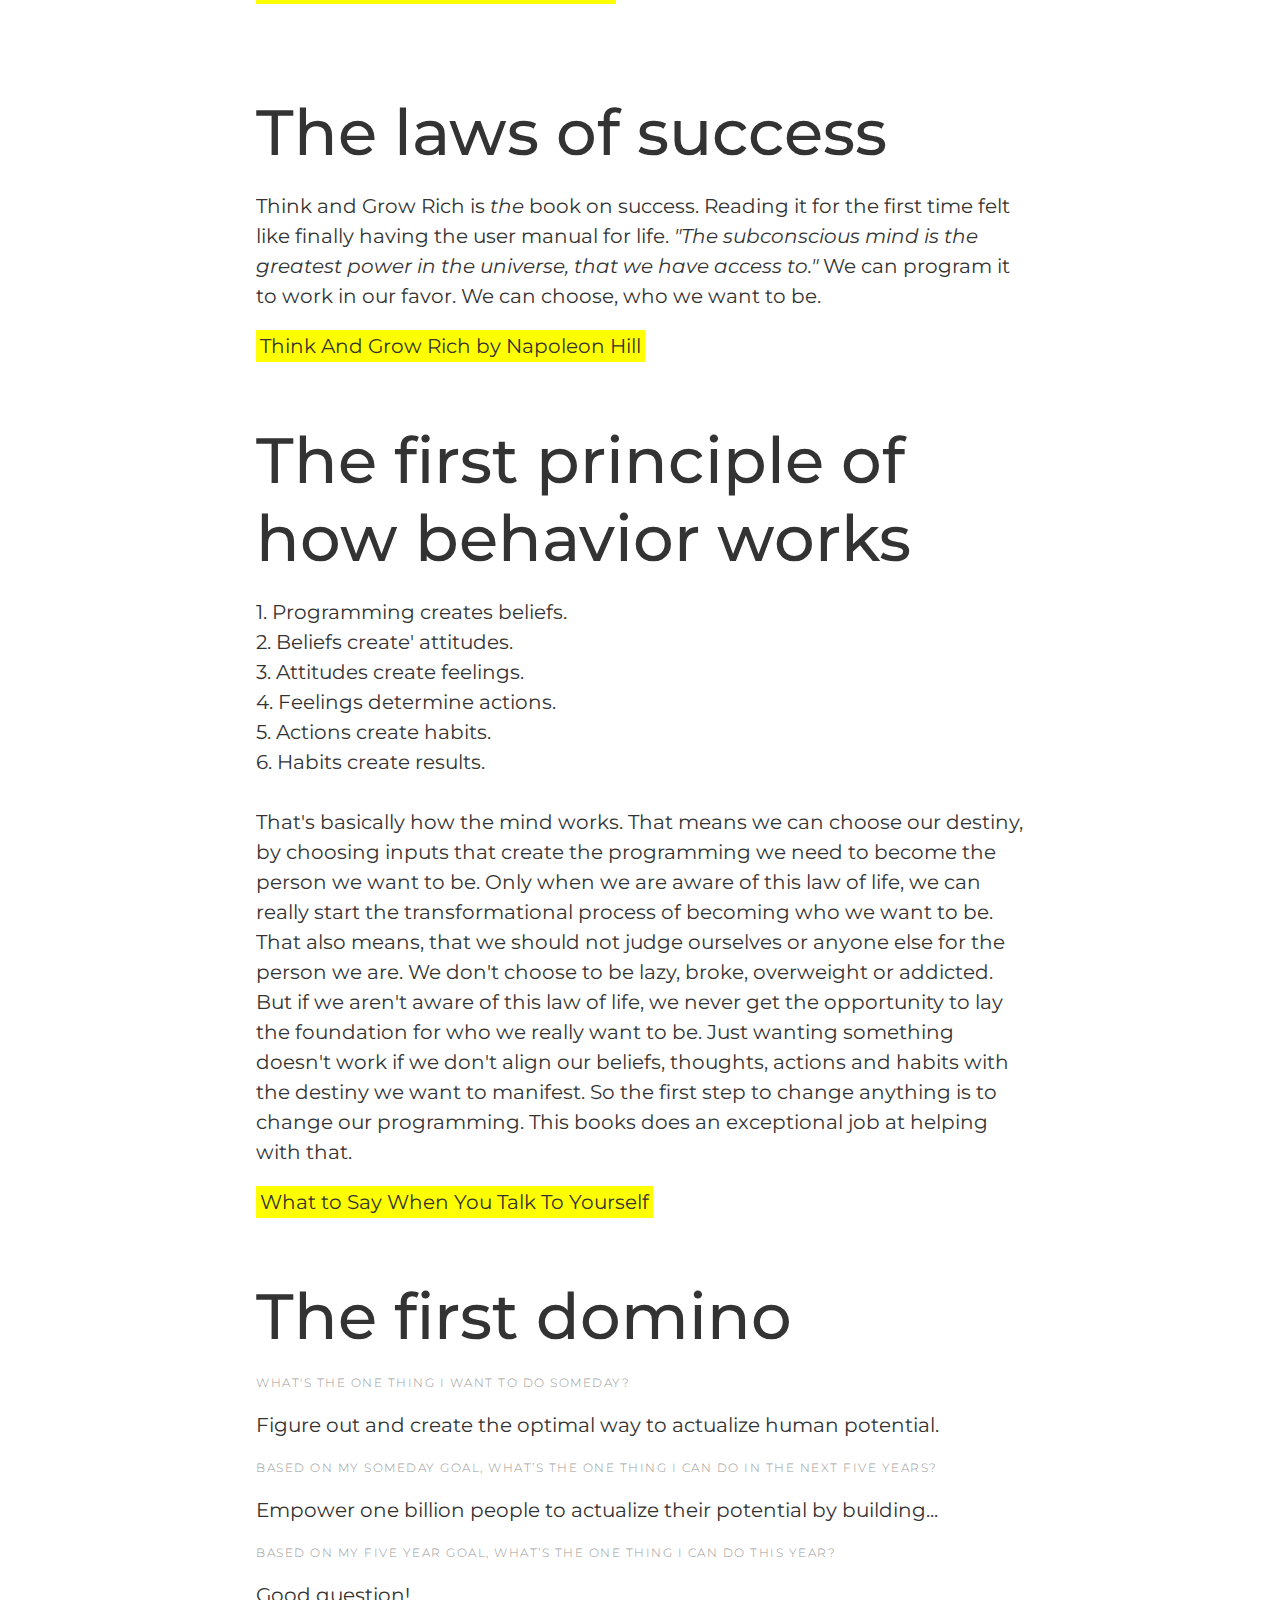
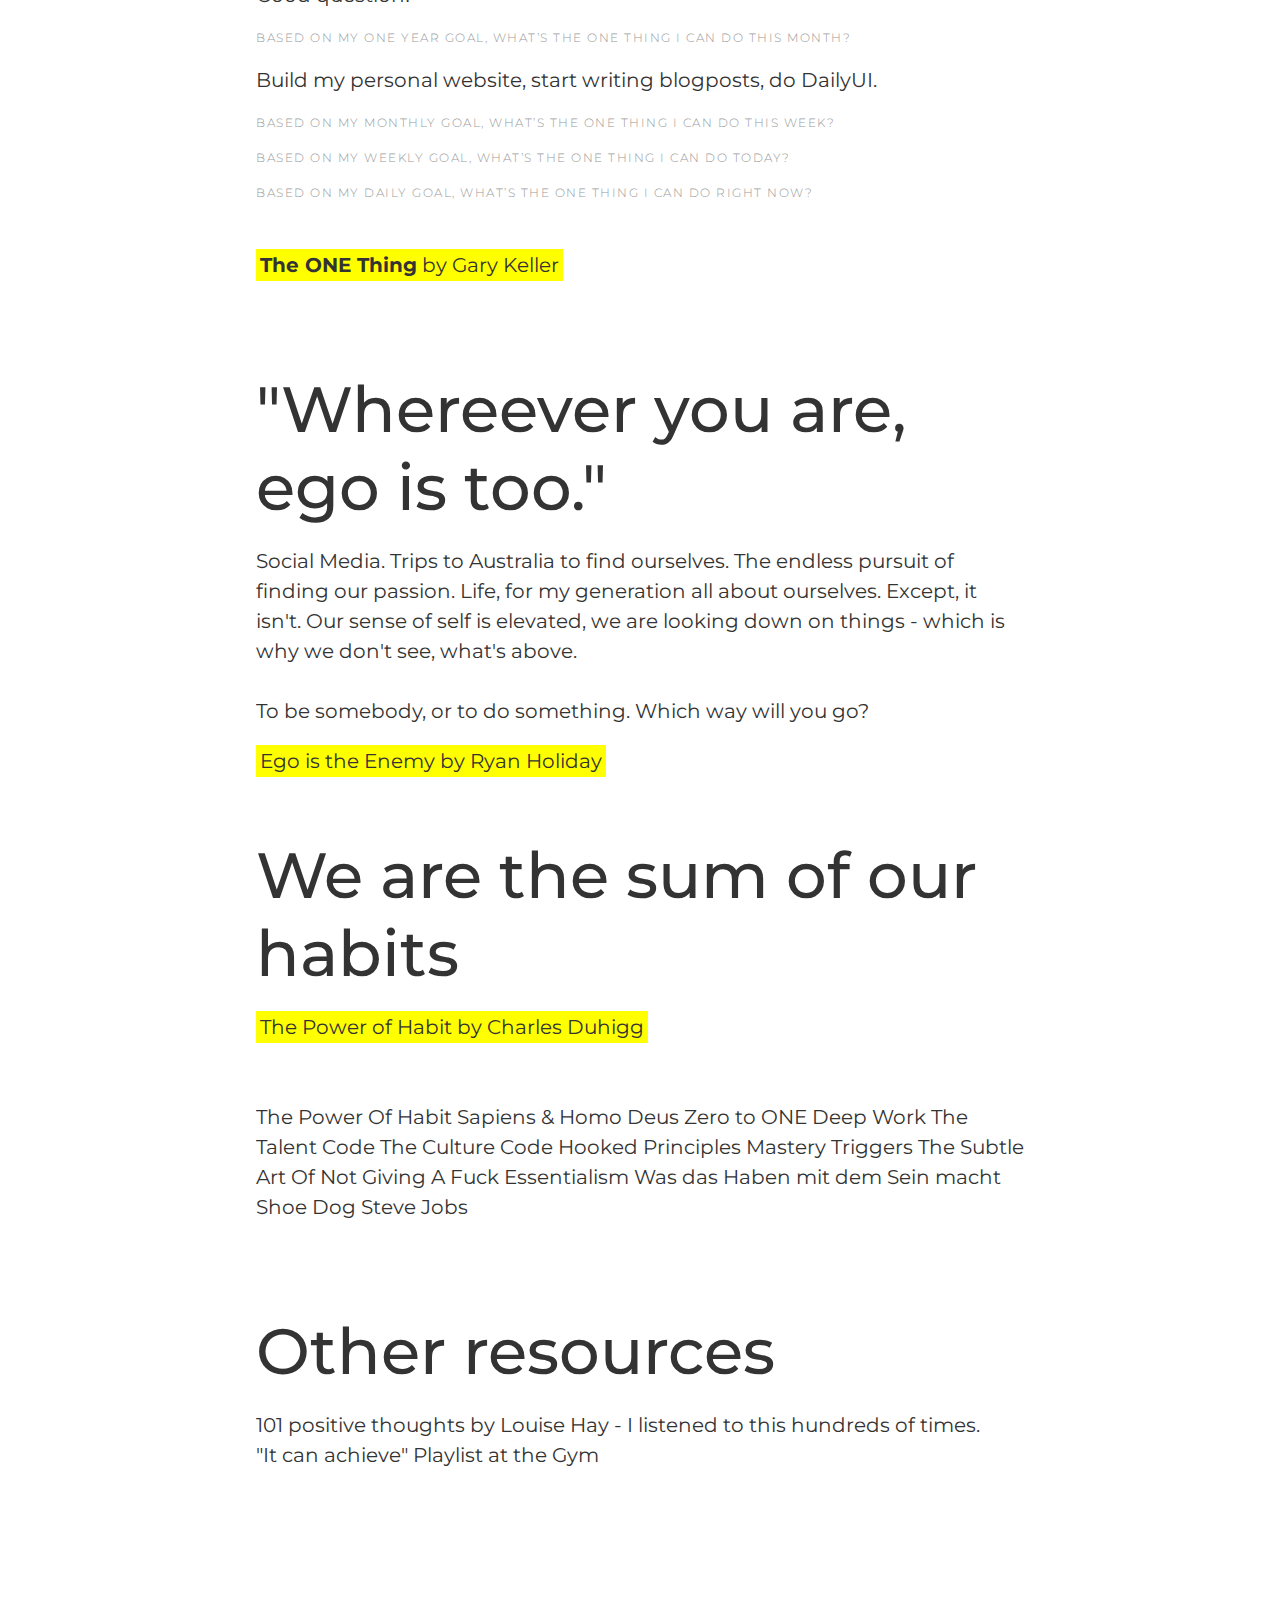
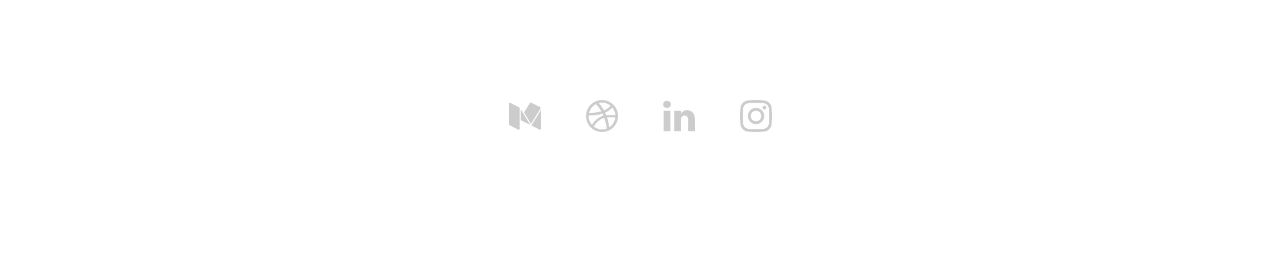
<file: blog/002.html>
<!doctype html>
<html lang="en">
  <head>
    <meta charset="UTF-8">
    <meta name="description" content="Welfs Personal Website">
    <meta name="keywords" content="Welf von Hören,Welf,von Hören,Interaction Design">
    <meta name="author" content="Welf von Hören">
    <meta name="viewport" content="width=device-width, initial-scale=1.0">
    <meta http-equiv="X-UA-Compatible" content="ie=edge">
    <title>3 Years of Personal Development</title>
    <!-- NOTE: FAVICON -->
    <link rel="apple-touch-icon" sizes="180x180" href="./favicon/apple-touch-icon.png">
    <link rel="icon" type="image/png" sizes="32x32" href="./favicon/favicon-32x32.png">
    <link rel="icon" type="image/png" sizes="16x16" href="./favicon/favicon-16x16.png">
    <link rel="manifest" href="./favicon/site.webmanifest">
    <link rel="mask-icon" href="./favicon/safari-pinned-tab.svg" color="#5bbad5">
    <link rel="shortcut icon" href="./favicon/favicon.ico">
    <meta name="msapplication-TileColor" content="#da532c">
    <meta name="msapplication-config" content="./favicon/browserconfig.xml">
    <meta name="theme-color" content="#ffffff">
    <link rel="stylesheet"
         href="https://fonts.googleapis.com/css?family=Montserrat:100,200,300,400,500,600,700,800,900">
    <link rel="stylesheet" href="../css/style.css">
    <script src="https://code.jquery.com/jquery-3.3.1.js"></script>
    <script type="text/javascript">
      $(document).ready(function(){
        $('.toggle').click(function(){
          $('.toggle').toggleClass('active');
          $('.side-nav').toggleClass('active');
          $('#main').toggleClass('active')
        });
      });
    </script>
  </head>
  <body>
    <!-- NOTE: NAVBAR -->
    <nav class="navbar">
      <a class="logo" href="../index.html">w.</a>
      <div class="toggle">
        <span></span>
        <span></span>
        <span></span>
      </div>
    </nav>
    <!-- NOTE: NAV -->
    <div class="side-nav">
      <div class="name">elf von hören</div>
      <a id="current" href="../blog.html">blog</a>
      <a href="../portfolio.html">portfolio</a>
      <a href="../about.html">about</a>
    </div>

    <!-- NOTE: BODY -->

    <div class="con">
      <h1>Three years <br> of personal <br> development</h1>
    </div>
    <div class="blog">
      <p id="date">2018 April 13</p>
      <p>
        Some time in early 2015 I set out to become the person I wanted to be.
        In the process, I learned a lot. My perspective, mind and life changed in ways I'm incredibly grateful for.
        This is an overview to the key resources of my transformation.
        On many of these ideas
      </p>


          <h2>Where to start?</h2>
          <p>
            The first thing I recommend, is to buy a journal.
            Whatever you learn, whatever inspires you, whatever goal you set, writing it down on paper is the first step to manifest it.
          </p><br>
          <a class="book" href="https://amzn.to/2Hmh2tK">Moleskine Journal</a>  <br><br><br><br>



          <h2>It's all in your mind... or is it?</h2>
          <p>
            This is a book I just recently started to read.
            Spirituality isn't this vague, esoteric thing only hippies should care about.
            Spirituality is your quest to find answers to the questions about the core of your being.
            The truth is, you are not your mind.
            You are observing. The buddha's definition of enlightenment is "the end of all suffering".
            It's found beyond the mind, where true joy, connection and fulfillment are to be found.
          </p><br>
          <a class="book" href="https://amzn.to/2GWSLmO">
            <b>The Power of NOW</b> by Eckart Tolle
          </a><br><br><br><br>

  <h2>The laws of success</h2>
  <p>
    Think and Grow Rich is <i>the</i> book on success.
    Reading it for the first time felt like finally having the user manual for life.
    <i>"The subconscious mind is the greatest power in the universe, that we have access to."</i>
    We can program it to work in our favor. We can choose, who we want to be.</p>
  <a class="book" href="https://amzn.to/2GWSLmO">Think And Grow Rich by Napoleon Hill</a><br><br><br>



  <h2>The first principle of how behavior works</h2>
  <p>
    1. Programming creates beliefs.<br>
    2. Beliefs create' attitudes.<br>
    3. Attitudes create feelings.<br>
    4. Feelings determine actions.<br>
    5. Actions create habits.<br>
    6. Habits create results.<br>
  <br>

  That's basically how the mind works.
  That means we can choose our destiny, by choosing inputs that create the programming we need to become the person we want to be.
  Only when we are aware of this law of life, we can really start the transformational process of becoming who we want to be.
  That also means, that we should not judge ourselves or anyone else for the person we are.
  We don't choose to be lazy, broke, overweight or addicted.
  But if we aren't aware of this law of life, we never get the opportunity to lay the foundation for who we really want to be.
  Just wanting something doesn't work if we don't align our beliefs, thoughts, actions and habits with the destiny we want to manifest.


  So the first step to change anything is to change our programming.
  This books does an exceptional job at helping with that.
  </p>
  <a class="book" href="https://amzn.to/2GWSLmO">What to Say When You Talk To Yourself</a><br><br><br>

  <h2>The first domino</h2>
  <p>

  </p>
  <h4>What's the ONE thing I want to do someday?</h4>
  <p>Figure out and create the optimal way to actualize human potential.</p>
  <h4>Based on my someday goal, what’s the ONE thing I can do in the next five years?</h4>
  <p>Empower one billion people to actualize their potential by building...</p>
  <h4>Based on my five year goal, what’s the ONE thing I can do this year?</h4>
  <p>Good question!</p>
  <h4>Based on my one year goal, what’s the ONE thing I can do this month?</h4>
  <p>Build my personal website, start writing blogposts, do DailyUI.</p>
  <h4>Based on my monthly goal, what’s the ONE thing I can do this week?</h4>
  <p></p>
  <h4>Based on my weekly goal, what’s the ONE thing I can do today?</h4>
  <p></p>
  <h4>Based on my daily goal, what’s the ONE thing I can do right now?</h4>
  <p></p>
  <br>
  <a class="book" href="https://amzn.to/2Hmh2tK">
    <b>The ONE Thing</b> by Gary Keller
  </a><br><br><br><br>


  <h2>"Whereever you are, ego is too."</h2>
  <p>Social Media. Trips to Australia to find ourselves. The endless pursuit of finding our passion. Life, for my generation all about ourselves. Except, it isn't.
    Our sense of self is elevated, we are looking down on things - which is why we don't see, what's above. <br><br>
  To be somebody, or to do something. Which way will you go?

  </p>
  <a class="book" href="https://amzn.to/2GWSLmO">Ego is the Enemy by Ryan Holiday</a><br><br><br>

  <h2>We are the sum of our habits</h2>
  <p>

  </p>
  <a class="book" href="https://amzn.to/2GWSLmO">The Power of Habit by Charles Duhigg</a><br><br><br>

The Power Of Habit
Sapiens & Homo Deus
Zero to ONE
Deep Work
The Talent Code
The Culture Code
Hooked
Principles
Mastery
Triggers
The Subtle Art Of Not Giving A Fuck
Essentialism

Was das Haben mit dem Sein macht

Shoe Dog
Steve Jobs


          <br><br><br><br>











          <h2>Other resources</h2>
          <p>

          101 positive thoughts by Louise Hay - I listened to this hundreds of times.<br>
          "It can achieve" Playlist at the Gym<br>
          <br><br><br>
  </div>
  <footer class="ft"> <!-- NOTE: © Welf von Hören 2018 | <a href="imprint.html">Imprint</a>-->
    <a class="fimg" href="https://medium.com/@welfvh"><img src="../img/medium000.png" alt="medium logo"></a>
<a class="fimg" href="https://dribbble.com/welfvh"><img src="../img/dribbble000.png" alt="dribbble logo"></a>
<a class="fimg" href="https://www.linkedin.com/in/welfvh/"><img src="../img/linkedin000.png" alt="linkedin logo"></a>
<a class="fimg" href="https://instagram.com/welfvh"><img src="../img/instagram000.png" alt="instagram logo"></a>
  </footer>
</body>
</html>
</file>
<file: css/main.css>
* {
  box-sizing: border-box;
  margin: 0;
  padding: 0; }

html {
  height: 100%;
  font-size: 16px;
  line-height: 1.15;
  -webkit-text-size-adjust: 100%;
  -ms-text-size-adjust: 100%;
  -ms-overflow-style: scrollbar; }

*::-moz-selection, *::-moz-selection {
  color: white;
  background-color: #05B2AD; }

*::-moz-selection, *::selection {
  color: white;
  background-color: #05B2AD; }

body {
  background-color: white;
  font-family: "Avenir", Helvetica, sans-serif;
  -webkit-font-smoothing: antialiased;
  color: #3d3d3d; }
  body.state-fixed-body {
    overflow: hidden; }

p {
  margin-bottom: 1em;
  margin-top: 1em;
  font-family: "Avenir", serif;
  line-height: 1.4; }

[tabindex="-1"]:focus {
  outline: 0 !important; }

hr {
  box-sizing: content-box;
  height: 0;
  overflow: visible; }

strong, b {
  font-weight: 700; }

input,
button,
select,
optgroup,
textarea {
  margin: 0;
  font-family: inherit;
  font-size: inherit;
  line-height: inherit; }

button,
input {
  border: none;
  background: none;
  overflow: visible; }

button {
  border-radius: 0; }

h1, h2, h3, h4, h5, h6 {
  margin-bottom: 0.5em;
  margin-top: 0.5em;
  line-height: 1.3;
  color: #303030; }

button:focus,
input:focus,
textarea:focus {
  outline: none; }

.container {
  margin-right: auto;
  margin-left: auto;
  padding: 0 15px;
  max-width: 1080px; }
  .container:after {
    content: " ";
    /* Older browser do not support empty content */
    visibility: hidden;
    display: block;
    height: 0;
    clear: both; }
  .container--xsmall {
    max-width: 400px; }
  .container--small {
    max-width: 550px; }
  .container--premid {
    max-width: 750px; }
  .container--mid {
    max-width: 900px; }
  .container--large {
    max-width: 1200px; }
  .container--xlarge {
    max-width: 1600px; }
  .container--max {
    max-width: 100%; }

header {
  position: relative;
  z-index: 50; }

a, .link, .links-02__link, .links-04__link, .links-05__link, .links-06__link {
  color: #05B2AD;
  transition: color 0.2s ease; }

p a:hover, .link:hover, .links-02__link:hover, .links-04__link:hover, .links-05__link:hover, .links-06__link:hover {
  color: #041ddf; }

pre {
  line-height: 1.5; }



.heading, .text--04__big_text {
  font-size: 2em; }
  @media (max-width: 768px) {
    .heading, .text--04__big_text {
      font-size: 1.7em; } }
  @media (max-width: 500px) {
    .heading, .text--04__big_text {
      font-size: 1.5em; } }
  .heading--light {
    font-weight: 300; }
  .heading--big {
    font-size: 2.5em; }
    @media (max-width: 768px) {
      .heading--big {
        font-size: 2.2em; } }
    @media (max-width: 500px) {
      .heading--big {
        font-size: 1.8em; } }
  .heading--accent, .text--04__big_text {
    font-size: 3em; }
    @media (max-width: 768px) {
      .heading--accent, .text--04__big_text {
        font-size: 2.5em; } }
    @media (max-width: 500px) {
      .heading--accent, .text--04__big_text {
        font-size: 2em; } }

.heading__accent_word {
  position: relative; }
  .heading__accent_word:before {
    content: "";
    position: absolute;
    z-index: -1;
    left: -7px;
    right: -7px;
    bottom: -2px;
    top: -2px;
    transform: rotate(-1deg) scaleX(0);
    transition: transform 0.7s cubic-bezier(0.77, 0.31, 0, 0.975);
    transform-origin: left center; }
  .heading__accent_word.state-active:before {
    transform: rotate(-1deg) scaleX(1); }
  .heading__accent_word--white:before {
    background-color: rgba(255, 255, 255, 0.1); }
  .heading__accent_word--accent:before {
    background-color: rgba(77, 97, 252, 0.12); }

.heading__opaque_word {
  opacity: 0.5; }

.subheading {
  text-transform: uppercase;
  color: #05B2AD;
  font-size: 12px;
  font-weight: 700;
  line-height: 1.4; }

.text, .pricing-04__item_text, .features-05__item_text {
  line-height: 1.4; }

.white-text, .text-white {
  color: white; }

.text-center, .center-text {
  text-align: center; }

.burger {
  display: inline-block;
  position: relative;
  opacity: 0.7;
  padding: 15px 15px;
  border-radius: 50%;
  font-size: 0;
  cursor: pointer;
  transition: opacity 0.25s ease; }
  .burger:active {
    background-color: rgba(255, 255, 255, 0.1); }
  .burger:before {
    content: "";
    position: absolute;
    z-index: 0;
    left: 0;
    right: 0;
    bottom: 0;
    top: 0;
    margin: auto;
    border-radius: 9999px;
    width: 40px;
    height: 40px;
    background-color: rgba(223, 234, 254, 0.2); }
  .burger--black:before {
    background-color: rgba(48, 48, 48, 0.08); }
  .burger:hover {
    opacity: 1; }

.burger__box {
  width: 12px;
  height: 14px;
  display: inline-block;
  position: relative; }

.burger__inner {
  display: block;
  top: 50%;
  margin-top: -1px;
  transition-duration: 0.075s;
  transition-timing-function: cubic-bezier(0.55, 0.055, 0.675, 0.19); }
  .burger__inner, .burger__inner::before, .burger__inner::after {
    width: 12px;
    height: 2px;
    background-color: white;
    border-radius: 4px;
    position: absolute;
    transition-property: transform;
    transition-duration: 0.15s;
    transition-timing-function: ease; }
    .burger--black .burger__inner, .burger--black .burger__inner::before, .burger--black .burger__inner::after {
      background-color: #303030; }
  .burger__inner::before, .burger__inner::after {
    content: "";
    display: block; }
  .burger__inner::before {
    top: -6px; }
  .burger__inner::after {
    bottom: -6px; }
  .burger__inner::before {
    transition: top 0.2s 0.12s ease, opacity 0.075s ease; }
  .burger__inner::after {
    transition: bottom 0.2s 0.12s ease, transform 0.08s cubic-bezier(0.55, 0.055, 0.675, 0.19); }
  .state-active-burger .burger__inner {
    transform: rotate(45deg);
    transition-delay: 0.12s;
    transition-timing-function: cubic-bezier(0.215, 0.61, 0.355, 1); }
    .state-active-burger .burger__inner::before {
      top: 0;
      opacity: 0;
      transition: top 0.08s ease, opacity 0.08s 0.12s ease; }
    .state-active-burger .burger__inner::after {
      bottom: 0;
      transform: rotate(-90deg);
      transition: bottom 0.08s ease, transform 0.08s 0.12s cubic-bezier(0.215, 0.61, 0.355, 1); }

.button {
  overflow: hidden;
  display: inline-block;
  position: relative;
  padding: 12px 20px 12px;
  min-width: 120px;
  border: 2px solid transparent;
  min-height: 44px;
  border-radius: 4px;
  box-shadow: 0 2px 4px 0 rgba(136, 144, 195, 0.2), 0 5px 15px 0 rgba(37, 44, 97, 0.15);
  font-size: 14px;
  font-weight: 700;
  -webkit-user-select: none;
  -moz-user-select: none;
  -ms-user-select: none;
  user-select: none;
  text-align: center;
  text-decoration: none;
  cursor: pointer;
  transition: color 0.2s ease, background-color 0.2s ease, border-color 0.2s ease, box-shadow 0.2s ease, transform 0.2s ease; }
  .button[disabled] {
    cursor: default; }
    .button[disabled]:hover, .button[disabled]:focus {
      transform: none; }
      .button[disabled]:hover .icon, .button[disabled]:focus .icon {
        transform: none; }
    .button[disabled]:active {
      transform: none;
      outline: none; }
  .button[disabled]:not(.state-show-success-tick):not(.state-show-spinner) {
    opacity: 0.4; }
  .button .icon {
    display: inline-block;
    vertical-align: middle;
    height: 1em;
    width: 1em;
    margin-left: 7px;
    transition: opacity 0.2s ease, transform 0.2s ease; }
  .button:hover, .button:focus {
    transform: translateY(-2px);
    box-shadow: 0 2px 8px 0 rgba(136, 144, 195, 0.22), 0 8px 15px 0 rgba(37, 44, 97, 0.17); }
    .button:hover .icon, .button:focus .icon {
      transform: translateX(3px); }
  .button:active {
    transform: translateY(-1px);
    box-shadow: 0 2px 4px 0 rgba(136, 144, 195, 0.2), 0 5px 15px 0 rgba(37, 44, 97, 0.15);
    outline: none; }
  .button--accent-outline {
    background-color: transparent;
    border-color: #05B2AD;
    color: #05B2AD; }
    .button--accent-outline .icon svg *,
    .button--accent-outline .button__system_icon svg * {
      fill: #05B2AD; }
  .button--accent-bg {
    background-color: #05B2AD;
    color: white; }
    .button--accent-bg .icon svg *,
    .button--accent-bg .button__system_icon svg * {
      fill: white; }
    .button--accent-bg:hover {
      background-color: #344bfc; }
  .button--black-outline {
    background-color: transparent;
    border-color: #303030;
    color: #303030; }
    .button--black-outline .icon svg *,
    .button--black-outline .button__system_icon svg * {
      fill: #303030; }
  .button--black-bg {
    background-color: #303030;
    color: white; }
    .button--black-bg .icon svg *,
    .button--black-bg .button__system_icon svg * {
      fill: white; }
    .button--black-bg:hover {
      background-color: black; }
  .button--midnight-outline {
    background-color: transparent;
    border-color: #00396B;
    color: #00396B; }
    .button--midnight-outline .icon svg *,
    .button--midnight-outline .button__system_icon svg * {
      fill: #00396B; }
  .button--midnight-bg {
    background-color: #00396B;
    color: white; }
    .button--midnight-bg .icon svg *,
    .button--midnight-bg .button__system_icon svg * {
      fill: white; }
    .button--midnight-bg:hover {
      background-color: #05B2AD; }
  .button--acid-outline {
    background-color: transparent;
    border-color: #4ADDB4;
    color: #4ADDB4; }
    .button--acid-outline .icon svg *,
    .button--acid-outline .button__system_icon svg * {
      fill: #4ADDB4; }
  .button--acid-bg {
    background-color: #4ADDB4;
    color: white; }
    .button--acid-bg .icon svg *,
    .button--acid-bg .button__system_icon svg * {
      fill: white; }
    .button--acid-bg:hover {
      background-color: #35d9ab; }
  .button--emerald-outline {
    background-color: transparent;
    border-color: #4BCA81;
    color: #4BCA81; }
    .button--emerald-outline .icon svg *,
    .button--emerald-outline .button__system_icon svg * {
      fill: #4BCA81; }
  .button--emerald-bg {
    background-color: #4BCA81;
    color: white; }
    .button--emerald-bg .icon svg *,
    .button--emerald-bg .button__system_icon svg * {
      fill: white; }
    .button--emerald-bg:hover {
      background-color: #39c273; }
  .button--ruby-outline {
    background-color: transparent;
    border-color: #C23934;
    color: #C23934; }
    .button--ruby-outline .icon svg *,
    .button--ruby-outline .button__system_icon svg * {
      fill: #C23934; }
  .button--ruby-bg {
    background-color: #C23934;
    color: white; }
    .button--ruby-bg .icon svg *,
    .button--ruby-bg .button__system_icon svg * {
      fill: white; }
    .button--ruby-bg:hover {
      background-color: #ae332f; }
  .button--alt-accent-outline {
    background-color: transparent;
    border-color: #FD4C61;
    color: #FD4C61; }
    .button--alt-accent-outline .icon svg *,
    .button--alt-accent-outline .button__system_icon svg * {
      fill: #FD4C61; }
  .button--alt-accent-bg {
    background-color: #FD4C61;
    color: white; }
    .button--alt-accent-bg .icon svg *,
    .button--alt-accent-bg .button__system_icon svg * {
      fill: white; }
    .button--alt-accent-bg:hover {
      background-color: #e00467; }
  .button--white-outline {
    background-color: transparent;
    border-color: white;
    color: white; }
    .button--white-outline .icon svg *,
    .button--white-outline .button__system_icon svg * {
      fill: white; }
  .button--white-bg {
    background-color: #F6F6F6;
    color: #303030; }
    .button--white-bg .icon svg *,
    .button--white-bg .button__system_icon svg * {
      fill: #00396B; }
  .button--large {
    padding: 16px 30px;
    min-height: 52px; }
  .button--small {
    padding: 6px 10px;
    min-height: 32px; }
  .button--empty {
    min-width: auto;
    background-color: transparent;
    border-color: transparent;
    box-shadow: none; }
    .button--empty:hover {
      box-shadow: none;
      background-color: rgba(233, 241, 255, 0.7); }
    .button--empty.button--white-outline:hover {
      background-color: rgba(255, 255, 255, 0.1); }
  .button.state-show-success-tick {
    border-color: #4BCA81; }
  .button--vendor-logo {
    padding-left: 65px; }

button.button {
  padding-top: 11px;
  padding-bottom: 11px; }

.button__system_icon,
.button__chrome_icon {
  position: absolute;
  top: 50%;
  left: 15px;
  transform: translateY(-50%);
  height: 16px;
  width: 16px; }
  .button__system_icon svg,
  .button__chrome_icon svg {
    height: 100%; }
  .button__system_icon:after,
  .button__chrome_icon:after {
    content: "";
    width: 1px;
    position: absolute;
    right: -15px;
    top: 0;
    bottom: 0;
    background-color: rgba(70, 70, 70, 0.12);
    transform: scaleY(20); }
    .button--black-bg .button__system_icon:after,
    .button--midnight-bg .button__system_icon:after, .button--black-bg
    .button__chrome_icon:after,
    .button--midnight-bg
    .button__chrome_icon:after {
      background-color: rgba(255, 255, 255, 0.12); }

.button__text {
  vertical-align: middle;
  transition: opacity 0.2s ease, transform 0.2s ease; }
  .state-show-spinner .button__text {
    opacity: 0;
    transform: translateX(10px); }

.state-show-spinner.button .icon {
  opacity: 0;
  transform: translateX(10px); }

.button .spinner {
  position: absolute;
  opacity: 0;
  left: 0;
  right: 0;
  bottom: 0;
  top: 0;
  margin: auto; }

.state-show-spinner.button .spinner {
  opacity: 1; }

.button__submit_success {
  position: absolute;
  z-index: 10;
  left: 0;
  right: 0;
  bottom: 0;
  top: 0;
  margin: auto; }

.button__success_circle {
  position: absolute;
  left: 0;
  right: 0;
  bottom: 0;
  top: 0;
  margin: auto;
  width: 20px;
  height: 20px;
  border-radius: 50%;
  transform: scale(0);
  opacity: 0;
  background-color: #4BCA81;
  transition: transform 0.5s ease-out, opacity 0.5s ease; }
  .state-show-success-tick .button__success_circle {
    opacity: 1;
    transform: scale(10);
    transition: transform 0.5s ease-out; }

.button__success_tick {
  position: absolute;
  left: 0;
  right: 0;
  bottom: 0;
  top: 0;
  z-index: 10;
  margin: auto; }

.button__success_tick_path {
  stroke-dasharray: 20;
  stroke-dashoffset: 20; }
  .state-show-success-tick .button__success_tick_path {
    transition: stroke-dashoffset 0.5s 0.2s ease;
    stroke-dashoffset: 0; }

.text-input {
  width: 100%;
  border-radius: 4px;
  padding: 0 20px;
  height: 44px;
  background-color: rgba(246, 246, 246, 0.3);
  border: 2px solid #D8DDE6;
  font-size: 14px;
  transition: border-color 0.2s ease, background-color 0.2s ease; }
  .text-input::-webkit-input-placeholder {
    opacity: 0.5;
    font-size: inherit;
    color: inherit;
    transition: opacity 0.2s ease, transform 0.2s ease; }
  .text-input:-moz-placeholder {
    opacity: 0.5;
    font-size: inherit;
    color: inherit;
    transition: opacity 0.2s ease, transform 0.2s ease; }
  .text-input::-moz-placeholder {
    opacity: 0.5;
    font-size: inherit;
    color: inherit;
    transition: opacity 0.2s ease, transform 0.2s ease; }
  .text-input:-ms-input-placeholder {
    opacity: 0.5;
    font-size: inherit;
    color: inherit;
    transition: opacity 0.2s ease, transform 0.2s ease; }
  .text-input:hover {
    border-color: #a3afc4; }
  .text-input:focus {
    border-color: #05B2AD;
    background-color: rgba(246, 246, 246, 0.2); }
    .text-input:focus::-webkit-input-placeholder {
      opacity: 0;
      transform: translateX(10px); }
    .text-input:focus:-moz-placeholder {
      opacity: 0;
      transform: translateX(10px); }
    .text-input:focus::-moz-placeholder {
      opacity: 0;
      transform: translateX(10px); }
    .text-input:focus:-ms-input-placeholder {
      opacity: 0;
      transform: translateX(10px); }
  .text-input--white {
    color: white; }
  .text-input--black {
    background-color: rgba(0, 57, 107, 0.4);
    box-shadow: inset 0 2px 8px 0 rgba(0, 0, 0, 0.05);
    border-radius: 4px;
    border-color: rgba(0, 57, 107, 0.15);
    color: white; }
    .text-input--black::-webkit-input-placeholder {
      opacity: 0.7;
      color: white; }
    .text-input--black:-moz-placeholder {
      opacity: 0.7;
      color: white; }
    .text-input--black::-moz-placeholder {
      opacity: 0.7;
      color: white; }
    .text-input--black:-ms-input-placeholder {
      opacity: 0.7;
      color: white; }
  .text-input--black:focus {
    border-color: white; }

.store-button {
  display: inline-block;
  border-radius: 4px;
  height: 44px;
  width: 130px;
  background-color: black;
  text-align: center;
  transition: background-color 0.2s ease, transform 0.2s ease, -webkit-filter 0.2s ease, border-color 0.2s ease, background-color 0.2s ease, transform 0.2s ease, filter 0.2s ease, border-color 0.2s ease; }
  .store-button:hover {
    background-color: #05B2AD;
    transform: translateY(-2px); }
  .store-button--white {
    border: 1px solid white; }
    .store-button--white:hover {
      border-color: #05B2AD; }
  @media (max-width: 500px) {
    .store-button {
      width: 120px; } }

.store-button__img {
  height: 100%; }
  .store-button__img svg {
    height: 100%;
    vertical-align: middle; }

.pill-link {
  display: inline-flex;
  align-items: center;
  border-radius: 9999px;
  padding: 5px 15px 5px 6px;
  text-decoration: none;
  transition: background-color 0.2s ease; }
  .pill-link--blue {
    background-color: #DFEAFE;
    color: #05B2AD; }
    .pill-link--blue:hover {
      background-color: #cbddfd;
      color: #05B2AD; }
  .pill-link--black {
    background-color: rgba(48, 48, 48, 0.12);
    color: white; }
    .pill-link--black:hover {
      background-color: rgba(48, 48, 48, 0.2);
      color: white; }
  .pill-link--green {
    background-color: rgba(75, 202, 129, 0.12);
    color: #4BCA81; }
    .pill-link--green:hover {
      background-color: rgba(75, 202, 129, 0.185);
      color: #4BCA81; }
  .pill-link--small {
    min-height: 25px;
    font-size: 14px;
    border-radius: 25px; }

.pill-link__pill {
  height: 24px;
  line-height: 24px;
  border-radius: 24px;
  padding: 0 7px;
  background-color: #05B2AD;
  color: #fff;
  font-size: 10px;
  font-weight: 700;
  text-transform: uppercase;
  letter-spacing: 0.04em; }
  .pill-link--small .pill-link__pill {
    height: 15px;
    line-height: 16px;
    padding: 0 7px;
    border-radius: 15px;
    font-size: 9px; }
  .pill-link--green .pill-link__pill {
    background-color: #4BCA81; }

.pill-link__text {
  margin-left: 10px;
  margin-bottom: 1px; }

.pill-link__icon {
  margin-left: 9px;
  height: 1em;
  width: 1em;
  transform-origin: right center;
  transition: transform 0.2s ease; }
  .pill-link:hover .pill-link__icon {
    transform: translateX(3px); }
  .pill-link__icon svg * {
    fill: #05B2AD; }
  .pill-link--black .pill-link__icon svg * {
    fill: white; }
  .pill-link--green .pill-link__icon svg * {
    fill: #4BCA81; }

.tag {
  display: inline-block;
  padding: 4px 12px;
  border-radius: 99px;
  font-weight: 700;
  font-size: 10px;
  letter-spacing: 0.03em;
  background-color: #05B2AD;
  color: white;
  text-transform: uppercase; }
  .tag--blue {
    background-color: rgba(77, 97, 252, 0.2);
    color: #05B2AD; }
  .tag--magenta {
    background-color: rgba(249, 4, 115, 0.2);
    color: #FD4C61; }
  .tag--black {
    background-color: #303030; }
  .tag--green {
    background-color: rgba(75, 202, 129, 0.2);
    color: #4BCA81; }
  .tag--acid {
    background-color: rgba(74, 221, 180, 0.2);
    color: #4ADDB4; }
  .tag--night {
    background-color: #00396B; }
  .tag--yellow {
    background-color: #ffeb3b;
    color: #303030; }

.tab {
  display: inline-block;
  margin: 0 1px;
  margin-bottom: 5px; }

.tab__button {
  display: inline-block;
  padding: 7px 10px;
  border-radius: 4px;
  cursor: pointer;
  transition: background-color 0.2s ease, color 0.2s ease;
  font-weight: 700; }
  .tab__button:hover, .tab__button:focus {
    background-color: #e8ebf0; }
  .tab__button.state-active-tab, .tab__button.state-active-tab:hover, .tab__button--active:focus {
    background-color: #DFEAFE;
    color: #05B2AD;
    cursor: default; }

.link_badge {
  position: absolute;
  right: -6px;
  top: 50%;
  padding: 2px 4px;
  border-radius: 3px;
  transform: translateX(100%) translateY(-50%);
  background-color: #4ADDB4;
  font-weight: 700;
  text-transform: uppercase;
  color: white;
  font-size: 10px; }
  .link_badge--blue {
    background-color: #05B2AD; }
  .link_badge--magenta {
    background-color: #FD4C61; }
  .link_badge--black {
    background-color: #303030; }
  .link_badge--green {
    background-color: #4BCA81; }
  .link_badge--acid {
    background-color: #4ADDB4; }
  .link_badge--night {
    background-color: #00396B; }
  .link_badge--yellow {
    background-color: #ffeb3b;
    color: #303030; }

.circle-button {
  display: inline-flex;
  align-content: center;
  justify-content: center;
  position: relative;
  border-radius: 99px;
  height: 60px;
  width: 60px;
  cursor: pointer;
  transition: background-color 0.2s ease, border-color 0.2s ease, box-shadow 0.2s ease, transform 0.2s ease; }
  .circle-button--play .icon {
    position: relative;
    left: 3px; }
  .circle-button:hover {
    transform: translateY(-2px); }
  .circle-button .icon {
    width: 22px;
    height: 22px;
    display: flex;
    justify-content: center;
    align-items: center; }
    .circle-button .icon svg {
      width: 100%;
      height: 100%; }
      .circle-button .icon svg * {
        transition: fill 0.2s ease; }
  .circle-button--blue-bg {
    background-color: #05B2AD;
    box-shadow: 0 10px 16px 0 rgba(0, 0, 0, 0.17);
    color: white; }
    .circle-button--blue-bg svg * {
      fill: white; }
    .circle-button--blue-bg:hover {
      box-shadow: 0 12px 20px 0 rgba(0, 0, 0, 0.2); }
    .circle-button--blue-bg .circle-button__hover_bg {
      background-color: #05B2AD; }
  .circle-button--transparent {
    background-color: transparent; }
    .circle-button--transparent .circle-button__hover_bg {
      background-color: white; }
    .circle-button--transparent svg * {
      fill: white; }
  .circle-button--light-blue-bg {
    background-color: #DFEAFE; }
    .circle-button--light-blue-bg:hover {
      background-color: #05B2AD;
      box-shadow: 0 10px 16px 0 rgba(0, 0, 0, 0.17); }
      .circle-button--light-blue-bg:hover svg * {
        fill: white; }
    .circle-button--light-blue-bg svg * {
      fill: #05B2AD; }

.emoji {
  position: relative;
  vertical-align: middle;
  bottom: 1px;
  max-height: 1em; }
  .emoji--large {
    height: 55px;
    max-height: 100%; }

.heading .emoji, .text--04__big_text .emoji {
  margin-left: 0.3em;
  margin-right: 0.3em; }

.pointed-badge {
  display: inline-block;
  position: relative;
  height: 22px;
  line-height: 22px;
  font-weight: 700;
  font-size: 12px;
  color: white; }
  .pointed-badge:before {
    position: absolute;
    content: "";
    width: 0;
    height: 0;
    border-style: solid;
    border-color: transparent transparent transparent transparent; }
  .pointed-badge--left {
    padding: 0 10px 0 3px;
    border-radius: 0 99px 99px 0; }
  .pointed-badge--right {
    padding: 0 3px 0 10px;
    border-radius: 99px 0 0 99px; }
  .pointed-badge--left:before {
    left: 0;
    transform: translateX(-100%);
    border-width: 11px 12px 11px 0; }
  .pointed-badge--right:before {
    right: 0;
    transform: translateX(100%);
    border-width: 11px 0 11px 12px; }
  .pointed-badge--blue-bg {
    background-color: #05B2AD; }
    .pointed-badge--blue-bg.pointed-badge--left:before {
      border-right-color: #05B2AD; }
    .pointed-badge--blue-bg.pointed-badge--right:before {
      border-left-color: #05B2AD; }
  .pointed-badge--green-bg {
    background-color: #4BCA81; }
    .pointed-badge--green-bg.pointed-badge--left:before {
      border-right-color: #4BCA81; }
    .pointed-badge--green-bg.pointed-badge--right:before {
      border-left-color: #4BCA81; }
  .pointed-badge--magenta-bg {
    background-color: #FD4C61; }
    .pointed-badge--magenta-bg.pointed-badge--left:before {
      border-right-color: #FD4C61; }
    .pointed-badge--magenta-bg.pointed-badge--right:before {
      border-left-color: #FD4C61; }
  .pointed-badge--acid-bg {
    background-color: #4ADDB4; }
    .pointed-badge--acid-bg.pointed-badge--left:before {
      border-right-color: #4ADDB4; }
    .pointed-badge--acid-bg.pointed-badge--right:before {
      border-left-color: #4ADDB4; }

.pointed-badge__text {
  margin-right: 5px; }

.profile-picture {
  display: inline-block;
  border-radius: 50%;
  height: 50px;
  width: 50px;
  box-shadow: 0 5px 15px rgba(34, 40, 89, 0.2); }
  .profile-picture--large {
    height: 100px;
    width: 100px; }
  .profile-picture--small {
    height: 30px;
    width: 30px; }

.radio {
  display: inline-block;
  position: relative; }

.radio__input {
  position: absolute;
  z-index: 100;
  opacity: 0;
  height: 14px;
  width: 14px;
  cursor: pointer; }

.radio__input:checked ~ .radio__check:before {
  transform: none;
  opacity: 1; }

.radio__input:checked ~ .radio__check:after {
  background-color: #4BCA81;
  transform: scale(1.2); }

.radio:hover .radio__input:not(:disabled) ~ .radio__check {
  background-color: #b9c2d2; }

.radio__input:disabled ~ .radio__check,
.radio__input:disabled ~ .radio__label {
  opacity: 0.6;
  cursor: default; }

.radio__input:focus ~ .radio__check,
.radio__input:active ~ .radio__check {
  background-color: #9aa7be; }

.radio__label {
  vertical-align: middle;
  cursor: pointer; }

.radio__check {
  position: relative;
  display: inline-block;
  vertical-align: middle;
  margin-right: 7px;
  height: 14px;
  width: 14px;
  background-color: #D8DDE6;
  border-radius: 50%;
  cursor: pointer;
  transition: background-color 0.2s ease; }
  .radio__check:after {
    content: "";
    position: absolute;
    left: 0;
    right: 0;
    bottom: 0;
    top: 0;
    height: 10px;
    width: 10px;
    margin: auto;
    border-radius: 50%;
    background-color: white;
    transition: opacity 0.2s ease, transform 0.2s ease, background-color 0.2s ease; }
  .radio__check:before {
    content: "";
    position: absolute;
    z-index: 10;
    left: 0;
    right: 0;
    bottom: 0;
    top: 0;
    margin: auto;
    border-radius: 50%;
    background-color: #05B2AD;
    opacity: 0;
    transform: scale(0);
    transition: opacity 0.2s 0.05s ease, transform 0.2s 0.05s ease; }

.radio__dot {
  position: absolute;
  z-index: 50;
  left: 0;
  right: 0;
  bottom: 0;
  top: 0;
  margin: auto;
  height: 4px;
  width: 4px;
  border-radius: 50%;
  background-color: white; }

.checkbox {
  display: inline-block;
  position: relative;
  width: 16px;
  height: 16px; }

.checkbox__input {
  position: absolute;
  z-index: 100;
  opacity: 0;
  height: 16px;
  width: 16px;
  left: 0;
  top: 0;
  cursor: pointer; }

.checkbox__input:checked:hover ~ .checkbox__check:before {
  background-color: #344bfc; }

.checkbox__input:checked ~ .checkbox__check:before {
  transform: none;
  opacity: 1; }

.checkbox__input:checked ~ .checkbox__check:after {
  background-color: #4BCA81;
  transform: scale(1.2); }

.checkbox__input:disabled ~ .checkbox__check,
.checkbox__input:disabled ~ .checkbox__label {
  opacity: 0.6;
  cursor: default; }

.checkbox:hover .checkbox__input:not(:disabled) ~ .checkbox__check {
  background-color: #b9c2d2; }

.checkbox__input:focus ~ .checkbox__check,
.checkbox__input:active ~ .checkbox__check {
  background-color: #9aa7be; }

.checkbox__label {
  vertical-align: middle;
  cursor: pointer; }

.checkbox__check {
  position: absolute;
  display: inline-block;
  vertical-align: middle;
  left: 0;
  top: 0;
  border-radius: 2px;
  overflow: hidden;
  height: 16px;
  width: 16px;
  background-color: #D8DDE6;
  cursor: pointer;
  transition: background-color 0.2s ease; }
  .checkbox__check:after {
    content: "";
    position: absolute;
    left: 0;
    right: 0;
    bottom: 0;
    top: 0;
    height: 12px;
    width: 12px;
    margin: auto;
    background-color: white;
    transition: opacity 0.2s ease, transform 0.2s ease, background-color 0.2s ease; }
  .checkbox__check:before {
    content: "";
    position: absolute;
    z-index: 10;
    left: 0;
    right: 0;
    bottom: 0;
    top: 0;
    margin: auto;
    background-color: #05B2AD;
    opacity: 0;
    transform: scale(0);
    transition: opacity 0.2s 0.05s ease, transform 0.2s 0.05s ease; }

.checkbox__icon {
  position: absolute;
  z-index: 50;
  left: 0;
  right: 0;
  bottom: 0;
  top: 0;
  margin: auto;
  height: 8px;
  width: 8px; }

.mockup__case {
  display: inline-block;
  position: relative; }
  .mockup--black .mockup__case {
    background-color: #303030; }
  .mockup--white .mockup__case {
    background-color: white; }
  .mockup--iphone .mockup__case,
  .mockup--ipad .mockup__case {
    box-shadow: 0px 5px 43px 0 rgba(0, 0, 0, 0.09); }
  .mockup--iphone.mockup--portrait .mockup__case {
    max-width: 286px;
    width: 100%;
    border-radius: 16%/7.62%; }
    .mockup--iphone.mockup--portrait .mockup__case .mockup__spacer {
      padding-top: 209.79021%; }
  .mockup--iphone.mockup--landscape .mockup__case {
    max-width: 600px;
    width: 100%;
    border-radius: 7.62%/16%; }
    .mockup--iphone.mockup--landscape .mockup__case .mockup__spacer {
      padding-top: 47.66667%; }
  .mockup--ipad.mockup--portrait .mockup__case {
    max-width: 600px;
    width: 100%;
    border-radius: 40px;
    border-radius: 7.5%/5%; }
    .mockup--ipad.mockup--portrait .mockup__case .mockup__spacer {
      padding-top: 150%; }
  .mockup--ipad.mockup--landscape .mockup__case {
    max-width: 900px;
    width: 100%;
    border-radius: 5%/7.5%; }
    .mockup--ipad.mockup--landscape .mockup__case .mockup__spacer {
      padding-top: 66.66667%; }
  .mockup--macbook .mockup__case {
    width: 73.3%;
    border-radius: 4.5%/6.39%;
    background-color: #FDFEFF;
    box-shadow: 0 0 0 1px rgba(52, 63, 75, 0.02), 0 10px 60px 0 rgba(52, 63, 75, 0.08), 0 10px 30px 0 rgba(52, 63, 75, 0.06); }
    .mockup--macbook .mockup__case .mockup__spacer {
      padding-top: 70.2%; }

.mockup__speaker {
  position: absolute; }
  .mockup--black .mockup__speaker {
    background-color: #2A2A2A;
    box-shadow: inset 0 26px 35px 0 rgba(0, 0, 0, 0.04); }
  .mockup--white .mockup__speaker {
    background-color: #FFFFFF;
    box-shadow: inset 0 3px 24px 0 rgba(0, 0, 0, 0.07); }
  .mockup--ipad .mockup__speaker {
    display: block;
    border-radius: 50%; }
    .mockup--ipad .mockup__speaker:before {
      content: "";
      display: block;
      padding-bottom: 100%; }
  .mockup--iphone .mockup__speaker {
    border-radius: 8px; }
  .mockup--iphone.mockup--portrait .mockup__speaker {
    left: 0;
    right: 0;
    top: 5.9%;
    margin: auto;
    width: 15%;
    height: 1.3%; }
  .mockup--iphone.mockup--landscape .mockup__speaker {
    height: 15%;
    width: 1.3%;
    left: 5.7%;
    top: 50%;
    transform: translateY(-50%); }
  .mockup--ipad.mockup--portrait .mockup__speaker {
    left: 0;
    right: 0;
    top: 4.2%;
    margin: auto;
    width: 2.67%; }
  .mockup--ipad.mockup--landscape .mockup__speaker {
    left: 4.2%;
    top: 50%;
    transform: translateY(-50%);
    width: 1.91%; }

.mockup__screen {
  position: absolute;
  border-radius: 4px; }
  .mockup--white .mockup__screen {
    border: 2px solid #F6F6F6; }
  .mockup--black .mockup__screen {
    border: 2px solid #272727; }
  .mockup--iphone.mockup--portrait .mockup__screen {
    left: 0;
    right: 0;
    top: 12%;
    margin: auto;
    width: 85%; }
    .mockup--iphone.mockup--portrait .mockup__screen:before {
      content: "";
      display: block;
      padding-bottom: 182%; }
  .mockup--iphone.mockup--landscape .mockup__screen {
    left: 12%;
    top: 50%;
    transform: translateY(-50%);
    width: 73.4%; }
    .mockup--iphone.mockup--landscape .mockup__screen:before {
      content: "";
      display: block;
      padding-bottom: 56%; }
  .mockup--ipad.mockup--portrait .mockup__screen {
    left: 0;
    right: 0;
    top: 9.7%;
    margin: auto;
    width: 89.3%; }
    .mockup--ipad.mockup--portrait .mockup__screen:before {
      content: "";
      display: block;
      padding-bottom: 132.8%; }
  .mockup--ipad.mockup--landscape .mockup__screen {
    left: 9.7%;
    top: 50%;
    transform: translateY(-50%);
    width: 78.6%; }
    .mockup--ipad.mockup--landscape .mockup__screen:before {
      content: "";
      display: block;
      padding-bottom: 75.4%; }
  .mockup--macbook .mockup__screen {
    left: 0;
    right: 0;
    top: 7.4%;
    margin: auto;
    width: 92.5%; }
    .mockup--macbook .mockup__screen:before {
      content: "";
      display: block;
      padding-bottom: 62.3%; }
  @media (max-width: 500px) {
    .mockup__screen {
      border-radius: 2px;
      border-width: 1px; } }

.mockup__screenshot {
  position: absolute;
  left: 0;
  right: 0;
  bottom: 0;
  top: 0;
  background-size: cover;
  background-position: center top;
  background-repeat: no-repeat; }

.mockup__button {
  position: absolute;
  border-radius: 50%; }
  .mockup__button:before {
    content: "";
    display: block;
    padding-bottom: 100%; }
  .mockup--black .mockup__button {
    background-color: #2A2A2A;
    box-shadow: inset 0 26px 35px 0 rgba(0, 0, 0, 0.04); }
  .mockup--white .mockup__button {
    background-color: #FFFFFF;
    box-shadow: inset 0 26px 35px 0 rgba(0, 0, 0, 0.04); }
  .mockup--iphone.mockup--portrait .mockup__button {
    left: 0;
    right: 0;
    bottom: 3.9%;
    margin: auto;
    width: 15.4%; }
  .mockup--iphone.mockup--landscape .mockup__button {
    right: 3.9%;
    top: 50%;
    transform: translateY(-50%);
    width: 7.35%; }
  .mockup--ipad.mockup--portrait .mockup__button {
    left: 0;
    right: 0;
    bottom: 3.1%;
    margin: auto;
    width: 7.35%; }
  .mockup--ipad.mockup--landscape .mockup__button {
    right: 3.5%;
    top: 50%;
    transform: translateY(-50%);
    width: 4.9%; }

.mockup__container {
  position: relative;
  max-width: 1228px;
  text-align: center; }

.mockup__bottom {
  position: absolute;
  bottom: -23%;
  left: 0;
  right: 0;
  margin: auto;
  width: 100%; }

.spinner,
.spinner:after {
  border-radius: 50%;
  width: 15px;
  height: 15px; }

.spinner {
  position: relative;
  transform: translateZ(0);
  animation: spin 1.1s infinite linear;
  border-top: 2px solid rgba(255, 255, 255, 0.4);
  border-right: 2px solid rgba(255, 255, 255, 0.4);
  border-bottom: 2px solid rgba(255, 255, 255, 0.4);
  border-left: 2px solid #ffffff;
  font-size: 10px;
  text-indent: -9999px;
  transition: opacity 0.2s ease; }

@keyframes spin {
  0% {
    transform: rotate(0deg); }
  100% {
    transform: rotate(360deg); } }

.score {
  text-align: center; }

.score__stars {
  padding: 8px 0;
  margin: 15px 0 7px;
  background-color: #E9F1FF;
  border-radius: 4px; }

.score__star {
  display: inline-block;
  margin: 0 2px; }

.score__text {
  font-size: 12px;
  line-height: 1.4; }

.score__word {
  margin-right: 4px;
  color: #9aa7be; }

.score__value {
  color: #05B2AD;
  font-weight: 700; }

.via-unicorn-platform {
  display: flex;
  justify-content: center;
  align-items: center;
  flex-wrap: wrap;
  padding: 7px 15px; }

.via-unicorn-platform__link {
  vertical-align: middle;
  text-decoration: none;
  font-size: 10px;
  color: inherit;
  letter-spacing: 0.02em; }
  .via-unicorn-platform__link:hover {
    color: #05B2AD; }

.buttons-set__list {
  padding: 0;
  margin: 0;
  list-style: none;
  margin-left: -7px; }
  @media (max-width: 500px) {
    .buttons-set__list {
      margin-left: 0; } }

.buttons-set__item {
  display: inline-block;
  vertical-align: middle;
  margin-left: 7px;
  margin-right: 7px;
  padding-bottom: 14px;
  font-size: 0; }
  @media (max-width: 500px) {
    .buttons-set__item {
      width: 100%;
      margin-left: 0;
      margin-right: 0; }
      .buttons-set__item .button {
        width: 100%; } }

.buttons-set__info {
  opacity: 0.5;
  padding-left: 5px;
  font-size: 14px; }

.feature--white * {
  color: white;
  fill: white; }

.feature--center {
  text-align: center; }
  .feature--center .feature__icon {
    display: block;
    margin: auto auto 10px auto; }

.feature__title {
  margin-top: 0;
  margin-bottom: 15px; }

.feature__title_text {
  text-transform: uppercase;
  font-size: 12px; }

.feature__content {
  margin: auto; }

.feature__icon {
  vertical-align: middle;
  margin-right: 15px;
  max-height: 40px;
  max-width: 40px;
  width: 100%; }

.feature__link {
  position: relative;
  display: inline-block;
  margin-top: 15px;
  font-weight: 700;
  text-decoration: none; }
  .feature__link:hover .icon {
    transform: translateX(2px); }
    .feature__link:hover .icon * {
      fill: #FD4C61; }
  .feature__link .icon {
    display: inline-block;
    vertical-align: middle;
    margin-left: 7px;
    width: 1em;
    transition: transform 0.2s ease; }
    .feature__link .icon * {
      fill: #05B2AD; }
  .feature__link--white * {
    color: white;
    transition: opacity 0.25s ease, transform 0.25s ease; }
    .feature__link--white *:hover {
      opacity: 0.8; }
  .feature__link--white .icon * {
    fill: white; }

.logos__list {
  padding: 0;
  margin: 0;
  list-style: none;
  display: flex;
  justify-content: space-between;
  align-items: center;
  flex-wrap: wrap; }

.logos__img {
  max-height: 50px; }

.form__inputs {
  display: flex;
  justify-content: space-between;
  align-items: stretch;
  flex-wrap: wrap; }
  @media (max-width: 400px) {
    .form__inputs {
      display: block; } }

.form__input {
  position: relative;
  flex: 1 1 auto;
  width: 1%; }
  @media (max-width: 400px) {
    .form__input {
      width: 100%; } }

.form__button {
  margin-left: 15px; }
  @media (max-width: 400px) {
    .form__button {
      margin-left: 0;
      margin-top: 15px;
      margin-bottom: 15px;
      text-align: center; }
      .form__button .button {
        width: 100%; } }
  .state-show-spinner .form__button .spinner {
    transform: translateY(-50%) translateX(0);
    opacity: 1; }

.form__messages {
  position: absolute;
  z-index: 100;
  width: 100%;
  margin-top: 10px; }

.form__message_opener {
  margin-top: 10px;
  text-align: center; }
  .form__message_opener--black .form__message_opener_box {
    opacity: 0.8;
    color: white;
    background-color: rgba(216, 221, 230, 0.05); }
    .form__message_opener--black .form__message_opener_box:hover {
      opacity: 1;
      background-color: rgba(216, 221, 230, 0.2); }

.form__message_opener_box {
  display: inline-block;
  padding: 5px 10px;
  cursor: pointer;
  border-radius: 4px;
  background-color: #F6F6F6;
  color: #05B2AD;
  transition: background-color 0.2s ease, opacity 0.2s ease; }
  .form__message_opener_box .emoji {
    margin-left: 0.3em; }
  .form__message_opener_box:hover {
    background-color: #E9F1FF; }

.message {
  overflow: hidden;
  border-radius: 4px;
  box-shadow: 0 2px 4px 0 rgba(136, 144, 195, 0.2), 0 5px 15px 0 rgba(37, 44, 97, 0.15);
  background-color: white;
  opacity: 0;
  transform: translateY(10px) scale(0.99);
  transform-origin: center;
  transition: opacity 0.2s ease, transform 0.2s ease;
  visibility: hidden;
  height: 0; }
  .message.state-visible {
    opacity: 1;
    transform: none; }
  .message.state-visible {
    visibility: visible;
    height: auto; }

.message__box {
  border-bottom: 2px solid transparent; }
  .message--engaging .message__box {
    border-color: #05B2AD; }
    .message--engaging .message__box .message__bubble_text--out {
      color: white;
      background-color: #05B2AD; }
  .message--success .message__box {
    border-color: #4BCA81; }
    .message--success .message__box .message__bubble_text--out {
      color: white;
      background-color: #4BCA81; }
  .message--error .message__box {
    border-color: #C23934; }
    .message--error .message__box .message__bubble_text--out {
      color: white;
      background-color: #C23934; }

.message__close {
  display: block;
  width: 100%;
  cursor: pointer;
  text-align: center;
  transition: background-color 0.2s ease; }
  .message__close:hover {
    background-color: #E9F1FF; }

.message__close_icon {
  display: inline-block;
  padding: 10px 0 7px; }

.message__body {
  padding: 20px 20px 30px;
  margin-left: auto;
  margin-right: auto;
  max-width: 500px; }

.message__in {
  text-align: left; }

.message__out {
  display: flex;
  justify-content: flex-end;
  margin-top: 20px; }

.message__out_box {
  display: flex;
  flex-direction: column;
  align-items: flex-end; }

.message__bubble {
  overflow: auto;
  margin-bottom: 7px;
  font-size: 14px; }
  .message__bubble:last-child {
    margin-bottom: 0; }

.message__bubble_text {
  display: inline-block;
  border-radius: 30px;
  padding: 10px 20px;
  background-color: #F6F6F6;
  line-height: 1.4; }
  .message__bubble_text .emoji {
    margin-left: 0.3em;
    margin-right: 0.3em; }

.message__in .message__bubble {
  opacity: 0;
  transform: scale(0.95) translateY(5px);
  transition: opacity 0.4s ease, transform 0.4s ease; }
  .state-visible .message__in .message__bubble {
    opacity: 1;
    transform: none; }
  .state-visible .message__in .message__bubble:nth-child(1) {
    transition-delay: 150ms; }
  .state-visible .message__in .message__bubble:nth-child(2) {
    transition-delay: 800ms; }
  .state-visible .message__in .message__bubble:nth-child(3) {
    transition-delay: 1450ms; }
  .state-visible .message__in .message__bubble:nth-child(4) {
    transition-delay: 2100ms; }
  .state-visible .message__in .message__bubble:nth-child(5) {
    transition-delay: 2750ms; }
  .state-visible .message__in .message__bubble:nth-child(6) {
    transition-delay: 3400ms; }
  .state-visible .message__in .message__bubble:nth-child(7) {
    transition-delay: 4050ms; }
  .state-visible .message__in .message__bubble:nth-child(8) {
    transition-delay: 4700ms; }
  .state-visible .message__in .message__bubble:nth-child(9) {
    transition-delay: 5350ms; }
  .state-visible .message__in .message__bubble:nth-child(10) {
    transition-delay: 6000ms; }

.message__out .message__bubble {
  opacity: 0;
  transform: scale(0.95) translateY(5px);
  transition: opacity 0.4s ease, transform 0.4s ease; }
  .state-reacted .message__out .message__bubble {
    opacity: 1;
    transform: none; }

.message__bubble_error {
  margin-top: 5px;
  color: #C23934;
  font-family: Courier, monospace; }

.message__bubble_link {
  color: #05B2AD;
  text-decoration: underline; }
  .message__bubble_link:hover {
    color: #2a42fb; }

.message__reply_box {
  position: relative;
  border-top: 1px solid #D8DDE6; }

.message__reply_word {
  display: inline-block;
  position: absolute;
  z-index: 10;
  top: 0;
  left: 40px;
  transform: translateY(-50%);
  padding: 5px 10px;
  font-size: 12px;
  background-color: white;
  color: #D8DDE6; }

.message__options {
  display: flex;
  justify-content: center;
  position: relative;
  z-index: 50;
  padding: 20px 25px; }

.message__option {
  padding: 0 10px; }
  .message__option .button {
    min-width: auto; }

.message__option {
  opacity: 0.15;
  transform: translateY(10px);
  transition: opacity 0.4s ease-out, transform 0.4s ease-out; }
  .state-visible .message__option:nth-child(1) {
    transition-delay: 1400ms; }
  .state-visible .message__option:nth-child(2) {
    transition-delay: 1650ms; }
  .state-visible .message__option:nth-child(3) {
    transition-delay: 1900ms; }
  .state-visible .message__option:nth-child(4) {
    transition-delay: 2150ms; }
  .state-visible .message__option:nth-child(5) {
    transition-delay: 2400ms; }
  .state-visible .message__option:nth-child(6) {
    transition-delay: 2650ms; }
  .state-visible .message__option:nth-child(7) {
    transition-delay: 2900ms; }
  .state-visible .message__option:nth-child(8) {
    transition-delay: 3150ms; }
  .state-visible .message__option:nth-child(9) {
    transition-delay: 3400ms; }
  .state-visible .message__option:nth-child(10) {
    transition-delay: 3650ms; }
  .state-visible .message__option {
    opacity: 1;
    transform: none; }

.rich_download_app {
  padding: 0;
  margin: 0;
  list-style: none;
  display: flex;
  justify-content: flex-start; }
  .rich_download_app--center {
    justify-content: center; }
    .rich_download_app--center .rich_download_app__item {
      margin-right: 8px;
      margin-left: 8px; }

.rich_download_app__item {
  margin-right: 15px; }

.slider {
  position: relative; }

.slider__arrow {
  position: absolute;
  z-index: 10;
  top: 50%;
  transform: translateY(-50%); }
  .slider__arrow--prev {
    left: 0; }
  .slider__arrow--next {
    right: 0; }
  @media (max-width: 1275px) {
    .slider__arrow {
      display: none; } }

.slider__box {
  padding: 0;
  margin: 0;
  list-style: none; }

.slick-slide {
  outline: none; }

.slider__img {
  width: 100%; }

.slick-dots {
  padding: 0;
  margin: 0;
  list-style: none;
  position: absolute;
  bottom: -60px;
  left: 0;
  right: 0;
  margin: auto; }
  .slick-dots li {
    display: inline-block;
    margin: 0 6px; }
    .slick-dots li:hover:not(.slick-active) button {
      transform: translateY(-1px); }
    .slick-dots li.slick-active button {
      transform: translateY(-1px);
      background-color: #05B2AD;
      box-shadow: 0 4px 7px 0 rgba(0, 0, 0, 0.18); }
  .slick-dots button {
    height: 20px;
    width: 20px;
    border-radius: 50%;
    background-color: #DFEAFE;
    font-size: 0;
    cursor: pointer;
    transition: background-color 0.2s ease, box-shadow 0.2s ease, transform 0.2s ease; }

.title-box {
  margin-bottom: 50px;
  max-width: 700px; }
  .title-box--center {
    margin-left: auto;
    margin-right: auto;
    text-align: center; }
    .title-box--center .title-box__text {
      margin-left: auto;
      margin-right: auto; }

.title-box__text {
  opacity: 0.9;
  max-width: 80%; }
  @media (max-width: 500px) {
    .title-box__text {
      max-width: 100%; } }

.social-buttons--left .social-buttons__list {
  justify-content: flex-start; }

.social-buttons--left .social-buttons__item {
  margin: 0 12px 12px 0; }

.social-buttons--right .social-buttons__list {
  justify-content: flex-end; }

.social-buttons--right .social-buttons__item {
  margin: 0 0 12px 12px; }

.social-buttons__list {
  padding: 0;
  margin: 0;
  list-style: none;
  display: flex;
  justify-content: center;
  align-items: center;
  flex-wrap: wrap; }

.social-buttons__item {
  margin: 0 6px 5px; }

.social-buttons__link {
  display: inline-block;
  text-decoration: none;
  transition: opacity 0.2s ease, transform 0.2s ease, box-shadow 0.2s ease; }
  .social-buttons__link--circle {
    display: inline-flex;
    justify-content: center;
    align-items: center;
    flex-wrap: wrap;
    border-radius: 50%;
    height: 30px;
    width: 30px;
    background-color: #00396B;
    box-shadow: 0 2px 4px 0 rgba(136, 144, 195, 0.2), 0 5px 15px 0 rgba(37, 44, 97, 0.15);
    cursor: pointer; }
    .social-buttons__link--circle:hover, .social-buttons__link--circle:focus {
      transform: translateY(-2px);
      box-shadow: 0 2px 8px 0 rgba(136, 144, 195, 0.22), 0 8px 15px 0 rgba(37, 44, 97, 0.17); }
    .social-buttons__link--circle .social-buttons__icon {
      opacity: 0.9;
      max-width: 12px;
      max-height: 12px; }

.social-buttons__icon {
  max-width: 18px;
  max-height: 18px; }

.nav-01 {
  position: absolute;
  z-index: 200;
  top: 0;
  right: 0;
  left: 0;
  padding: 30px 0; }
  @media (max-width: 1300px) {
    .nav-01 {
      padding: 20px 0; } }
  @media (max-width: 900px) {
    .nav-01 {
      position: fixed;
      padding: 10px 0;
      background-color: #303030; } }

.nav-01__box {
  display: flex;
  justify-content: space-between;
  align-items: center; }

.nav-01__logo {
  position: relative;
  z-index: 50; }

.nav-01__link {
  display: inline-block;
  text-decoration: none;
  transition: opacity 0.25s ease; }
  .nav-01__link:hover {
    opacity: 0.7; }

.nav-01__logo_img {
  vertical-align: middle;
  max-height: 30px;
  margin-right: 10px; }

.nav-01__logo_text {
  vertical-align: middle;
  font-weight: 700;
  letter-spacing: 0.01em;
  font-size: 16px; }

.nav-01__list {
  padding: 0;
  margin: 0;
  list-style: none; }
  @media (max-width: 900px) {
    .nav-01__list {
      opacity: 0;
      visibility: hidden;
      display: flex;
      justify-content: center;
      align-items: center;
      flex-wrap: wrap;
      flex-direction: column-reverse;
      position: fixed;
      left: 0;
      right: 0;
      bottom: 0;
      top: 0;
      margin: auto;
      background-color: #05B2AD;
      transition: opacity 0.25s ease, transform 0.25s ease; }
      .state-opened-menu .nav-01__list {
        visibility: visible;
        opacity: 1; } }

.nav-01__item {
  display: inline-block;
  margin-right: 15px; }
  .nav-01__item:last-child {
    margin-right: 0; }
  @media (max-width: 900px) {
    .nav-01__item {
      transform: translateY(5px);
      opacity: 0;
      margin-right: 0;
      margin-bottom: 10px;
      text-align: center;
      transition: opacity 0.2s ease, transform 0.2s ease; }
      .nav-01__item:nth-child(1) {
        transition-delay: 140ms; }
      .nav-01__item:nth-child(2) {
        transition-delay: 210ms; }
      .nav-01__item:nth-child(3) {
        transition-delay: 280ms; }
      .nav-01__item:nth-child(4) {
        transition-delay: 350ms; }
      .nav-01__item:nth-child(5) {
        transition-delay: 420ms; }
      .nav-01__item:nth-child(6) {
        transition-delay: 490ms; }
      .nav-01__item:nth-child(7) {
        transition-delay: 560ms; }
      .nav-01__item:nth-child(8) {
        transition-delay: 630ms; }
      .nav-01__item:nth-child(9) {
        transition-delay: 700ms; }
      .nav-01__item:nth-child(10) {
        transition-delay: 770ms; }
      .state-opened-menu .nav-01__item {
        opacity: 1;
        transform: none; } }

@media (min-width: 901px) {
  .nav-01__burger {
    display: none; } }

.nav-02 {
  position: absolute;
  z-index: 200;
  top: 0;
  right: 0;
  left: 0;
  padding: 30px 0; }
  @media (max-width: 1300px) {
    .nav-02 {
      padding: 20px 0; } }
  @media (max-width: 1300px) {
    .nav-02 {
      padding: 20px 0; } }
  @media (max-width: 900px) {
    .nav-02 {
      position: fixed;
      padding: 10px 0;
      background-color: white;
      box-shadow: 0 7px 25px 0 rgba(37, 44, 97, 0.1); } }

.nav-02__box {
  display: flex;
  justify-content: space-between;
  align-items: center; }

.nav-02__logo {
  position: relative;
  z-index: 50; }

.nav-02__link {
  display: inline-block;
  text-decoration: none;
  transition: opacity 0.25s ease; }
  .nav-02__link:hover {
    opacity: 0.7; }

.nav-02__logo_img {
  vertical-align: middle;
  max-height: 30px;
  margin-right: 10px; }

.nav-02__logo_text {
  vertical-align: middle;
  font-weight: 700;
  letter-spacing: 0.01em;
  font-size: 16px; }

.nav-02__list {
  padding: 0;
  margin: 0;
  list-style: none; }
  @media (max-width: 900px) {
    .nav-02__list {
      opacity: 0;
      visibility: hidden;
      display: flex;
      justify-content: center;
      align-items: center;
      flex-wrap: wrap;
      flex-direction: column-reverse;
      position: fixed;
      left: 0;
      right: 0;
      bottom: 0;
      top: 0;
      margin: auto;
      background-color: white;
      transition: opacity 0.25s ease, transform 0.25s ease; }
      .state-opened-menu .nav-02__list {
        visibility: visible;
        opacity: 1; } }

.nav-02__item {
  display: inline-block;
  margin-right: 15px; }
  .nav-02__item:last-child {
    margin-right: 0; }
  @media (max-width: 900px) {
    .nav-02__item {
      transform: translateY(5px);
      opacity: 0;
      margin-right: 0;
      margin-bottom: 10px;
      text-align: center;
      transition: opacity 0.2s ease, transform 0.2s ease; }
      .nav-02__item:nth-child(1) {
        transition-delay: 140ms; }
      .nav-02__item:nth-child(2) {
        transition-delay: 210ms; }
      .nav-02__item:nth-child(3) {
        transition-delay: 280ms; }
      .nav-02__item:nth-child(4) {
        transition-delay: 350ms; }
      .nav-02__item:nth-child(5) {
        transition-delay: 420ms; }
      .nav-02__item:nth-child(6) {
        transition-delay: 490ms; }
      .nav-02__item:nth-child(7) {
        transition-delay: 560ms; }
      .nav-02__item:nth-child(8) {
        transition-delay: 630ms; }
      .nav-02__item:nth-child(9) {
        transition-delay: 700ms; }
      .nav-02__item:nth-child(10) {
        transition-delay: 770ms; }
      .state-opened-menu .nav-02__item {
        opacity: 1;
        transform: none; } }

@media (min-width: 901px) {
  .nav-02__burger {
    display: none; } }

.header-01, .header-10, .header-11, .header-12 {
  z-index: 100;
  padding-top: 160px;
  background-image: linear-gradient(0deg, #2B5BB1 0%, #163E85 100%);
  text-align: center; }

.header-12 {
  background: none; }

.header-01__box, .header-10__box, .header-11__box, .header-12__box {
  background-size: cover;
  background-position: center bottom;
  background-repeat: no-repeat;
  background-image: url("../img/other/white-waves.svg"); }

.header-01__heading, .header-10__heading, .header-11__heading, .header-12__heading {
  max-width: 600px;
  margin: auto auto 70px; }

.header-01__buttons, .header-10__buttons, .header-11__buttons, .header-12__buttons {
  margin-bottom: 70px; }

.header-01__mockup .mockup__container, .header-10__mockup .mockup__container, .header-11__mockup .mockup__container, .header-12__mockup .mockup__container {
  margin: auto; }

.header-02, .header-21, .header-54 {
  height: 100vh; }
  @media (max-width: 900px) {
    .header-02, .header-21, .header-54 {
      height: auto; } }

.header-02__container, .header-21__container, .header-54__container {
  height: 100%; }

.header-02__wrapper, .header-21__wrapper, .header-54__wrapper {
  position: relative;
  display: flex;
  height: 100%; }
  @media (max-width: 900px) {
    .header-02__wrapper, .header-21__wrapper, .header-54__wrapper {
      display: block; } }

.header-02__left, .header-21__left, .header-54__left, .header-02__right, .header-21__right, .header-54__right {
  display: flex;
  justify-content: center;
  align-items: center;
  width: 50%; }
  @media (max-width: 900px) {
    .header-02__left, .header-21__left, .header-54__left, .header-02__right, .header-21__right, .header-54__right {
      width: 100%; } }

.header-02__left, .header-21__left, .header-54__left {
  padding-left: 15px;
  padding-right: 15px; }
  @media (max-width: 900px) {
    .header-02__left, .header-21__left, .header-54__left {
      padding-top: 60px;
      padding-bottom: 40px;
      text-align: center; } }

.header-02__right, .header-21__right, .header-54__right {
  animation: change-background 35s cubic-bezier(0.49, 0.03, 0, 1) infinite; }
  @media (max-width: 900px) {
    .header-02__right, .header-21__right, .header-54__right {
      padding: 60px 30px; } }

.header-02__left_content, .header-21__left_content, .header-54__left_content {
  max-width: 500px; }

.header-02__logo_img, .header-21__logo_img, .header-54__logo_img {
  max-height: 30px;
  max-width: 100px; }

.header-02__text, .header-21__text, .header-54__text {
  max-width: 400px;
  margin-bottom: 40px; }
  @media (max-width: 900px) {
    .header-02__text, .header-21__text, .header-54__text {
      margin-left: auto;
      margin-right: auto; } }

.header-02__mockup, .header-21__mockup, .header-54__mockup {
  display: inline-block;
  width: 100%;
  text-align: center; }
  .header-02__mockup .mockup, .header-21__mockup .mockup, .header-54__mockup .mockup {
    width: 100%; }
  .header-02__mockup .mockup__case, .header-21__mockup .mockup__case, .header-54__mockup .mockup__case {
    margin: auto; }

@keyframes change-background {
  0% {
    background-color: #FF4F00; }
  20% {
    background-color: #05B2AD; }
  40% {
    background-color: #e4ff1c; }
  60% {
    background-color: #FD4C61; }
  80% {
    background-color: #54e998; }
  100% {
    background-color: #FF4F00; } }

.header-03, .header-13, .header-14, .header-15 {
  background-size: cover;
  background-position: center bottom;
  background-repeat: no-repeat;
  background-color: #303030; }

.header-03__overlay, .header-13__overlay, .header-14__overlay, .header-15__overlay {
  background-color: rgba(0, 0, 0, 0.65); }

.header-03__container, .header-13__container, .header-14__container, .header-15__container {
  padding-bottom: 100px;
  padding-top: 170px; }
  @media (max-width: 900px) {
    .header-03__container, .header-13__container, .header-14__container, .header-15__container {
      padding-bottom: 60px;
      padding-top: 100px; } }

.header-03__card_holder, .header-13__card_holder, .header-14__card_holder, .header-15__card_holder {
  position: relative;
  text-align: center; }

.header-03__card, .header-13__card, .header-14__card, .header-15__card {
  box-shadow: 0 60px 90px 0 rgba(12, 12, 15, 0.27);
  border-radius: 10px; }
  .header-03__card--bottom, .header-13__card--bottom, .header-14__card--bottom, .header-15__card--bottom {
    position: absolute;
    left: 0;
    right: 0;
    top: 20px;
    margin: auto;
    z-index: 10;
    width: 90%;
    height: 100%;
    background-color: rgba(209, 209, 209, 0.8); }
  .header-03__card--middle, .header-13__card--middle, .header-14__card--middle, .header-15__card--middle {
    position: absolute;
    left: 0;
    right: 0;
    top: 10px;
    margin: auto;
    z-index: 20;
    width: 95%;
    height: 100%;
    background-color: #FDFDFD; }
  .header-03__card--top, .header-13__card--top, .header-14__card--top, .header-15__card--top {
    position: relative;
    padding: 70px 30px 70px;
    z-index: 30;
    background-color: white; }
    @media (max-width: 768px) {
      .header-03__card--top, .header-13__card--top, .header-14__card--top, .header-15__card--top {
        padding-top: 40px;
        padding-bottom: 40px; } }

.header-03__card_content, .header-13__card_content, .header-14__card_content, .header-15__card_content {
  position: relative;
  z-index: 100; }

.header-03__heading, .header-13__heading, .header-14__heading, .header-15__heading {
  max-width: 580px;
  margin: auto auto 30px; }
  .header-03__heading .emoji, .header-13__heading .emoji, .header-14__heading .emoji, .header-15__heading .emoji {
    margin-left: 0.3em; }

@media (max-width: 500px) {
  .header-03__buttons, .header-13__buttons, .header-14__buttons, .header-15__buttons {
    text-align: center; }
    .header-03__buttons .buttons-set__item, .header-13__buttons .buttons-set__item, .header-14__buttons .buttons-set__item, .header-15__buttons .buttons-set__item {
      display: block;
      margin: 0 0 15px 0; }
      .header-03__buttons .buttons-set__item:last-child, .header-13__buttons .buttons-set__item:last-child, .header-14__buttons .buttons-set__item:last-child, .header-15__buttons .buttons-set__item:last-child {
        margin-bottom: 0; } }

.header-03__text, .header-13__text, .header-14__text, .header-15__text {
  margin: auto auto 40px auto;
  max-width: 450px; }

.header-03__features, .header-13__features, .header-14__features, .header-15__features {
  padding: 0;
  margin: 0;
  list-style: none;
  position: relative;
  z-index: 50;
  display: flex;
  justify-content: space-between;
  align-items: flex-start;
  margin-top: 90px; }
  @media (max-width: 768px) {
    .header-03__features, .header-13__features, .header-14__features, .header-15__features {
      display: block; } }

.header-03__feature, .header-13__feature, .header-14__feature, .header-15__feature {
  width: 30%;
  padding-right: 15px; }
  @media (max-width: 768px) {
    .header-03__feature, .header-13__feature, .header-14__feature, .header-15__feature {
      width: 100%;
      margin-bottom: 40px;
      text-align: center; }
      .header-03__feature:last-child, .header-13__feature:last-child, .header-14__feature:last-child, .header-15__feature:last-child {
        margin-bottom: 0; } }

.header-03__feature_box, .header-13__feature_box, .header-14__feature_box, .header-15__feature_box {
  display: inline-block;
  max-width: 300px; }

.header-04__box, .header-16__box, .header-17__box, .header-18__box, .header-55__box {
  background-size: cover;
  background-position: center bottom;
  background-repeat: no-repeat;
  background-color: #05B2AD;
  text-align: center; }

.header-04__overlay, .header-16__overlay, .header-17__overlay, .header-55__overlay {
  background-color: rgba(77, 97, 252, 0.75); }

.header-18__overlay {
  background-color: rgba(48, 48, 48, 0.8); }

.header-04__container, .header-16__container, .header-17__container, .header-18__container, .header-55__container {
  padding-bottom: 100px;
  padding-top: 200px; }
  @media (max-width: 1366px) {
    .header-04__container, .header-16__container, .header-17__container, .header-18__container, .header-55__container {
      padding-bottom: 80px;
      padding-top: 120px; } }
  @media (max-width: 900px) {
    .header-04__container, .header-16__container, .header-17__container, .header-18__container, .header-55__container {
      padding-top: 100px;
      padding-bottom: 40px; } }

.header-04__heading, .header-16__heading, .header-17__heading, .header-18__heading, .header-55__heading {
  max-width: 580px;
  margin-left: auto;
  margin-right: auto; }
  .header-04__heading .emoji, .header-16__heading .emoji, .header-17__heading .emoji, .header-18__heading .emoji, .header-55__heading .emoji {
    margin-left: 0.3em; }

.header-04__buttons, .header-16__buttons, .header-17__buttons, .header-18__buttons, .header-55__buttons {
  max-width: 500px;
  margin-left: auto;
  margin-right: auto; }

.header-04__text, .header-16__text, .header-17__text, .header-18__text, .header-55__text {
  margin: auto auto 60px auto;
  max-width: 480px; }

.header-04__logos, .header-16__logos, .header-17__logos, .header-18__logos, .header-55__logos {
  margin-top: 170px; }
  .header-04__logos .logos__img, .header-16__logos .logos__img, .header-17__logos .logos__img, .header-18__logos .logos__img, .header-55__logos .logos__img {
    opacity: 0.3; }
  @media (max-width: 1366px) {
    .header-04__logos, .header-16__logos, .header-17__logos, .header-18__logos, .header-55__logos {
      margin-top: 120px; } }
  @media (max-width: 900px) {
    .header-04__logos, .header-16__logos, .header-17__logos, .header-18__logos, .header-55__logos {
      margin-top: 120px; }
      .header-04__logos .logos__item, .header-16__logos .logos__item, .header-17__logos .logos__item, .header-18__logos .logos__item, .header-55__logos .logos__item {
        width: 50%;
        margin-bottom: 60px; } }
  @media (max-width: 500px) {
    .header-04__logos, .header-16__logos, .header-17__logos, .header-18__logos, .header-55__logos {
      margin-top: 60px; }
      .header-04__logos .logos__item, .header-16__logos .logos__item, .header-17__logos .logos__item, .header-18__logos .logos__item, .header-55__logos .logos__item {
        margin-bottom: 30px; }
      .header-04__logos .logos__img, .header-16__logos .logos__img, .header-17__logos .logos__img, .header-18__logos .logos__img, .header-55__logos .logos__img {
        max-height: 16px; } }

.header-05__container, .header-19__container, .header-20__container, .header-56__container {
  position: relative;
  z-index: 50;
  padding-top: 100px; }

.header-05__left_content, .header-19__left_content, .header-20__left_content, .header-56__left_content {
  max-width: 530px; }
  @media (min-width: 1101px) {
    .header-05__left_content, .header-19__left_content, .header-20__left_content, .header-56__left_content {
      padding: 70px 0 70px; } }
  @media (min-width: 1300px) {
    .header-05__left_content, .header-19__left_content, .header-20__left_content, .header-56__left_content {
      padding-top: 90px;
      padding-bottom: 90px; } }
  @media (min-width: 1600px) {
    .header-05__left_content, .header-19__left_content, .header-20__left_content, .header-56__left_content {
      padding-top: 150px;
      padding-bottom: 150px; } }
  @media (min-width: 1800px) {
    .header-05__left_content, .header-19__left_content, .header-20__left_content, .header-56__left_content {
      padding-top: 200px;
      padding-bottom: 200px; } }
  @media (max-width: 1100px) {
    .header-05__left_content, .header-19__left_content, .header-20__left_content, .header-56__left_content {
      margin: auto;
      text-align: center; } }

.header-05__text, .header-19__text, .header-20__text, .header-56__text {
  max-width: 450px; }
  @media (max-width: 1100px) {
    .header-05__text, .header-19__text, .header-20__text, .header-56__text {
      margin-left: auto;
      margin-right: auto; } }

.header-05__cta_box, .header-19__cta_box, .header-20__cta_box, .header-56__cta_box {
  max-width: 480px;
  margin-top: 45px; }
  @media (max-width: 1100px) {
    .header-05__cta_box, .header-19__cta_box, .header-20__cta_box, .header-56__cta_box {
      margin-left: auto;
      margin-right: auto; } }

@media (min-width: 1101px) {
  .header-05__right, .header-19__right, .header-20__right, .header-56__right {
    position: absolute;
    overflow: hidden;
    right: 0;
    top: 0;
    height: 100%;
    width: 100%; } }

@media (max-width: 1100px) {
  .header-05__right, .header-19__right, .header-20__right, .header-56__right {
    padding: 60px 0 40px; } }

@media (min-width: 1101px) {
  .header-05__right_wrapper, .header-19__right_wrapper, .header-20__right_wrapper, .header-56__right_wrapper {
    position: absolute;
    bottom: 10%;
    right: -3%;
    width: 60%; } }

.header-06, .header-22, .header-57 {
  position: relative;
  z-index: 100;
  padding-bottom: 90px; }

.header-06__container, .header-22__container, .header-57__container {
  position: relative;
  z-index: 50;
  display: flex;
  justify-content: space-between;
  align-items: center;
  flex-wrap: wrap;
  padding-top: 140px; }
  @media (max-width: 1366px) {
    .header-06__container, .header-22__container, .header-57__container {
      padding-top: 100px; } }
  @media (max-width: 700px) {
    .header-06__container, .header-22__container, .header-57__container {
      padding-top: 70px; } }

.header-06__info, .header-22__info, .header-57__info {
  width: 50%; }
  @media (max-width: 1000px) {
    .header-06__info, .header-22__info, .header-57__info {
      width: 60%; } }
  @media (max-width: 760px) {
    .header-06__info, .header-22__info, .header-57__info {
      width: 100%;
      margin-bottom: 100px;
      text-align: center; } }

.header-06__info_content, .header-22__info_content, .header-57__info_content {
  max-width: 550px; }
  @media (max-width: 760px) {
    .header-06__info_content, .header-22__info_content, .header-57__info_content {
      margin-left: auto;
      margin-right: auto; } }

.header-06__text, .header-22__text, .header-57__text {
  max-width: 430px; }
  @media (max-width: 760px) {
    .header-06__text, .header-22__text, .header-57__text {
      margin-left: auto;
      margin-right: auto; } }

.header-06__buttons_box, .header-22__buttons_box, .header-57__buttons_box {
  margin-top: 45px; }

.header-06__visual, .header-22__visual, .header-57__visual {
  position: relative;
  width: 50%;
  text-align: right; }
  @media (max-width: 1000px) {
    .header-06__visual, .header-22__visual, .header-57__visual {
      width: 22%; } }
  @media (max-width: 760px) {
    .header-06__visual, .header-22__visual, .header-57__visual {
      width: 90%;
      margin: auto; } }
  @media (max-width: 500px) {
    .header-06__visual, .header-22__visual, .header-57__visual {
      width: 60%; } }

.header-06__visual__wrapper, .header-22__visual__wrapper, .header-57__visual__wrapper {
  position: relative; }

.header-06__mockup--shift, .header-22__mockup--shift, .header-57__mockup--shift {
  position: absolute;
  left: -25%;
  right: 0;
  bottom: 0;
  top: 10%;
  width: 100%;
  margin: auto; }

@media (max-width: 760px) {
  .header-06__mockup--static, .header-22__mockup--static, .header-57__mockup--static {
    position: relative;
    left: 30px; } }

@media (max-width: 1400px) {
  .header-06__mockup, .header-22__mockup, .header-57__mockup {
    display: flex;
    justify-content: center;
    flex-wrap: wrap; }
    .header-06__mockup .mockup, .header-22__mockup .mockup, .header-57__mockup .mockup {
      width: 250px; } }

@media (max-width: 1366px) {
  .header-06__mockup .mockup, .header-22__mockup .mockup, .header-57__mockup .mockup {
    width: 200px; } }

@media (max-width: 760px) {
  .header-06__buttons, .header-22__buttons, .header-57__buttons {
    justify-content: center; }
    .header-06__buttons .rich_download_app__item, .header-22__buttons .rich_download_app__item, .header-57__buttons .rich_download_app__item {
      margin-right: 8px;
      margin-left: 8px; } }

.header-07, .header-23, .header-24, .header-25, .header-58 {
  position: relative; }

.header-07__container, .header-23__container, .header-24__container, .header-25__container, .header-58__container {
  z-index: 50;
  display: flex;
  justify-content: space-between;
  align-items: center;
  flex-wrap: wrap;
  padding-top: 120px;
  padding-bottom: 120px; }
  @media (max-width: 1400px) {
    .header-07__container, .header-23__container, .header-24__container, .header-25__container, .header-58__container {
      padding-top: 80px;
      padding-bottom: 120px; } }
  @media (max-width: 1020px) {
    .header-07__container, .header-23__container, .header-24__container, .header-25__container, .header-58__container {
      display: block;
      padding-top: 50px; } }
  @media (max-width: 400px) {
    .header-07__container, .header-23__container, .header-24__container, .header-25__container, .header-58__container {
      padding-top: 20px; } }

.header-07__left, .header-23__left, .header-24__left, .header-25__left, .header-58__left {
  position: relative;
  z-index: 20;
  width: 550px;
  max-width: 550px;
  padding-top: 70px;
  padding-bottom: 70px; }
  @media (max-width: 1020px) {
    .header-07__left, .header-23__left, .header-24__left, .header-25__left, .header-58__left {
      width: 100%;
      margin-left: auto;
      margin-right: auto;
      text-align: center; } }

.header-07__text, .header-23__text, .header-24__text, .header-25__text, .header-58__text {
  max-width: 80%; }
  @media (max-width: 1020px) {
    .header-07__text, .header-23__text, .header-24__text, .header-25__text, .header-58__text {
      margin-left: auto;
      margin-right: auto; } }

.header-07__cta_box, .header-23__cta_box, .header-24__cta_box, .header-25__cta_box, .header-58__cta_box {
  margin-top: 45px; }

.header-07__right, .header-23__right, .header-24__right, .header-25__right, .header-58__right {
  width: calc(100% - 550px);
  text-align: center; }
  @media (max-width: 1020px) {
    .header-07__right, .header-23__right, .header-24__right, .header-25__right, .header-58__right {
      margin-left: auto;
      margin-right: auto;
      width: 100%;
      max-width: 500px; } }

.header-07__img, .header-23__img, .header-24__img, .header-25__img, .header-58__img {
  position: relative;
  z-index: 10;
  max-height: 500px;
  max-width: 100%;
  text-align: center; }
  @media (max-width: 600px) {
    .header-07__img, .header-23__img, .header-24__img, .header-25__img, .header-58__img {
      max-height: 300px; } }

.header-08, .header-59 {
  position: relative;
  z-index: 100; }

.header-08__container, .header-59__container {
  position: relative;
  z-index: 50;
  padding-top: 120px; }
  @media (max-width: 700px) {
    .header-08__container, .header-59__container {
      padding-top: 70px; } }

@media (max-width: 1250px) {
  .header-08__left, .header-59__left {
    margin-bottom: 60px;
    text-align: center; } }

.header-08__left_content, .header-59__left_content {
  padding: 150px 0 330px;
  max-width: 490px; }
  @media (max-width: 1500px) {
    .header-08__left_content, .header-59__left_content {
      padding-top: 70px;
      padding-bottom: 210px; } }
  @media (max-width: 1250px) {
    .header-08__left_content, .header-59__left_content {
      padding: 0;
      margin-left: auto;
      margin-right: auto; } }

.header-08__text, .header-59__text {
  max-width: 450px; }
  @media (max-width: 1250px) {
    .header-08__text, .header-59__text {
      margin-left: auto;
      margin-right: auto; } }

.header-08__cta_box, .header-59__cta_box {
  max-width: 480px;
  margin-top: 45px; }

.header-08__right, .header-59__right {
  position: absolute;
  overflow: hidden;
  right: 0;
  top: 0;
  height: 100%;
  width: 100%; }
  @media (max-width: 1250px) {
    .header-08__right, .header-59__right {
      overflow: visible;
      position: static; } }

.header-08__right_wrapper, .header-59__right_wrapper {
  position: absolute;
  top: 50%;
  transform: translateY(-50%);
  right: -10%;
  width: 60%; }
  @media (max-width: 1250px) {
    .header-08__right_wrapper, .header-59__right_wrapper {
      position: relative;
      transform: none;
      right: auto;
      left: auto;
      width: 100%; } }

.header-08__small_mockup, .header-59__small_mockup {
  position: absolute;
  z-index: 10;
  width: 18%;
  left: 5%;
  bottom: -1%; }

.header-09 {
  position: relative;
  z-index: 100; }

.header-09__container {
  padding-top: 140px;
  text-align: center; }
  @media (max-width: 700px) {
    .header-09__container {
      padding-top: 70px; } }

.header-09__main {
  margin-bottom: 70px; }
  @media (max-width: 400px) {
    .header-09__main {
      margin-bottom: 40px; } }

.header-09__main_content {
  max-width: 550px;
  margin: auto; }

.header-09__text {
  max-width: 450px;
  margin: auto; }

.header-09__action_box {
  max-width: 480px;
  margin: 45px auto auto; }

.header-09__img_wrapper {
  position: relative; }

.header-09__small_mockup {
  position: absolute;
  z-index: 10;
  width: 18%;
  left: 5%;
  bottom: -1.3%; }

@media (max-width: 500px) {
  .header-26 .buttons-set__item {
    width: auto;
    margin-left: 3px;
    margin-right: 3px; } }

.header-26__text {
  padding-top: 100px;
  max-width: 450px;
  margin-left: auto;
  margin-right: auto;
  text-align: center;
  color: rgba(48, 48, 48, 0.8); }

.header-26__cta_box {
  margin-top: 30px; }

.header-26__mockups {
  position: relative;
  overflow: hidden;
  height: 420px;
  margin-top: 50px; }
  @media (max-width: 700px) {
    .header-26__mockups {
      height: 300px; } }
  @media (max-width: 400px) {
    .header-26__mockups {
      height: 250px; } }
  @media (max-width: 360px) {
    .header-26__mockups {
      height: 200px; } }

.header-26__mockup {
  position: absolute;
  width: 300px;
  text-align: center; }
  .header-26__mockup--center {
    z-index: 10;
    top: 15px;
    left: 0;
    right: 0;
    margin: auto; }
  .header-26__mockup--left {
    left: 0;
    right: 0;
    margin: auto;
    top: 10%;
    transform: scale(0.9) translateX(-60%); }
  .header-26__mockup--right {
    left: 0;
    right: 0;
    margin: auto;
    top: 10%;
    transform: scale(0.9) translateX(60%); }
  @media (max-width: 700px) {
    .header-26__mockup {
      width: 40%; } }

.header-27, .header-34 {
  position: relative; }

.header-27 {
  margin-bottom: 110px;
  background-size: cover;
  background-position: center;
  background-repeat: no-repeat; }

.header-34 {
  padding-bottom: 70px;
  background-color: #F6F6F6; }

.header-27__overlay, .header-34__overlay {
  position: absolute;
  left: 0;
  right: 0;
  bottom: 0;
  top: 0;
  margin: auto;
  background-color: rgba(0, 0, 0, 0.75); }

.header-27__container, .header-34__container {
  position: relative;
  z-index: 10;
  padding-top: 140px;
  text-align: center; }
  @media (max-width: 840px) {
    .header-27__container, .header-34__container {
      padding-bottom: 60px; } }

.header-27__buttons {
  margin-top: 40px;
  margin-bottom: 50px; }
  @media (max-width: 840px) {
    .header-27__buttons {
      margin-bottom: 70px; } }

.header-34__buttons {
  margin-top: 40px;
  margin-bottom: 70px; }

.header-27__links, .header-34__links {
  padding: 0;
  margin: 0;
  list-style: none;
  display: flex;
  justify-content: space-between;
  flex-wrap: wrap; }
  @media (max-width: 840px) {
    .header-27__links, .header-34__links {
      justify-content: center; } }

.header-27__item {
  transform: translateY(40px); }

.header-27__item, .header-34__item {
  position: relative;
  width: 250px;
  padding: 10px 25px 40px 15px;
  box-shadow: 0 12px 44px 0 rgba(0, 0, 0, 0.1);
  border-radius: 10px;
  background-color: white;
  text-align: left; }
  @media (max-width: 840px) {
    .header-27__item, .header-34__item {
      transform: none;
      margin-left: 10px;
      margin-right: 10px;
      margin-bottom: 30px; }
      .header-27__item:last-child, .header-34__item:last-child {
        margin-bottom: 0; } }

.header-27__title, .header-34__title {
  margin-bottom: 7px;
  font-size: 20px; }

.header-27__info, .header-34__info {
  opacity: 0.6;
  margin-bottom: 5px;
  font-size: 14px; }

.header-27__emoji, .header-34__emoji {
  position: absolute;
  left: 0;
  top: 0;
  right: 0;
  margin: auto;
  width: 30px;
  transform: translateY(-50%); }

.header-27__link, .header-34__link {
  position: absolute;
  left: 15px;
  bottom: 15px; }

.header-28 {
  position: relative;
  background-size: cover;
  background-position: center;
  background-repeat: no-repeat; }

.header-28__overlay {
  position: absolute;
  left: 0;
  right: 0;
  bottom: 0;
  top: 0;
  margin: auto;
  background-color: rgba(0, 0, 0, 0.75); }

.header-28__container {
  position: relative;
  z-index: 10;
  padding-top: 100px;
  padding-bottom: 100px; }
  @media (max-width: 600px) {
    .header-28__container {
      padding-bottom: 50px; } }

.header-28__buttons {
  padding: 0;
  margin: 0;
  list-style: none;
  display: flex;
  justify-content: space-between;
  flex-wrap: wrap;
  margin-top: 70px; }
  @media (max-width: 600px) {
    .header-28__buttons {
      margin-top: 40px; } }

.header-28__item {
  width: 40%;
  max-width: 400px; }
  @media (max-width: 600px) {
    .header-28__item {
      width: 100%;
      margin-bottom: 70px; }
      .header-28__item:last-child {
        margin-bottom: 0; } }

.header-28__text {
  opacity: 0.8;
  margin-bottom: 30px;
  line-height: 1.4; }

.header-29 {
  position: relative;
  padding-bottom: 100px;
  background-size: cover;
  background-position: center;
  background-repeat: no-repeat; }
  @media (max-width: 770px) {
    .header-29 {
      padding-bottom: 70px; } }

.header-29__overlay {
  position: absolute;
  left: 0;
  right: 0;
  bottom: 0;
  top: 0;
  margin: auto;
  background-color: rgba(0, 0, 0, 0.75); }

.header-29__container {
  position: relative;
  z-index: 10;
  padding-top: 140px;
  text-align: center; }
  @media (max-width: 770px) {
    .header-29__container {
      padding-top: 100px; } }

.header-29__text_box {
  max-width: 450px;
  margin-left: auto;
  margin-right: auto; }

.header-29__buttons {
  margin-top: 50px; }

.header-30, .header-31, .header-32, .header-33 {
  position: relative;
  padding-bottom: 100px; }
  @media (max-width: 770px) {
    .header-30, .header-31, .header-32, .header-33 {
      padding-bottom: 70px; } }

.header-30 .score__stars, .header-32 .score__stars, .header-33 .score__stars {
  background-color: transparent;
  margin-left: auto;
  margin-right: auto;
  margin-bottom: 10px; }

.header-30 .score__star, .header-32 .score__star, .header-33 .score__star {
  width: 18px; }

.header-30 .score__text, .header-32 .score__text, .header-33 .score__text {
  line-height: 1.4; }
  .header-30 .score__text a, .header-32 .score__text a, .header-33 .score__text a {
    opacity: 0.8;
    transition: opacity 0.25s ease; }
    .header-30 .score__text a:hover, .header-32 .score__text a:hover, .header-33 .score__text a:hover {
      opacity: 1; }

.header-31 .rich_download_app {
  justify-content: center; }

.header-30__container, .header-31__container, .header-32__container, .header-33__container {
  position: relative;
  z-index: 10;
  padding-top: 140px;
  text-align: center; }
  @media (max-width: 770px) {
    .header-30__container, .header-31__container, .header-32__container, .header-33__container {
      padding-top: 100px; } }

.header-30__text_box, .header-31__text_box, .header-32__text_box, .header-33__text_box {
  max-width: 450px;
  margin-left: auto;
  margin-right: auto; }

.header-30__buttons, .header-31__buttons, .header-32__buttons, .header-33__buttons {
  margin-top: 50px; }

.header-35, .header-36, .header-37, .header-38 {
  position: relative;
  padding-bottom: 70px;
  background-size: cover;
  background-position: center bottom;
  background-repeat: no-repeat;
  background-color: #303030; }

.header-35__overlay, .header-36__overlay, .header-37__overlay, .header-38__overlay {
  position: absolute;
  left: 0;
  right: 0;
  bottom: 0;
  top: 0;
  margin: auto;
  background-color: rgba(0, 0, 0, 0.75); }

.header-35__box, .header-36__box, .header-37__box, .header-38__box {
  position: relative;
  z-index: 10; }

.header-35__wrapper, .header-36__wrapper, .header-37__wrapper, .header-38__wrapper {
  display: flex;
  justify-content: space-between;
  align-items: center;
  flex-wrap: wrap;
  padding-top: 170px; }
  @media (max-width: 900px) {
    .header-35__wrapper, .header-36__wrapper, .header-37__wrapper, .header-38__wrapper {
      padding-top: 100px;
      flex-direction: column; } }

.header-35__text_box, .header-36__text_box, .header-37__text_box, .header-38__text_box {
  width: 50%; }
  @media (max-width: 900px) {
    .header-35__text_box, .header-36__text_box, .header-37__text_box, .header-38__text_box {
      width: 100%;
      margin-bottom: 70px;
      text-align: center; } }

.header-35__video_box, .header-36__video_box, .header-37__video_box, .header-38__video_box {
  overflow: hidden;
  -webkit-backface-visibility: hidden;
  -webkit-transform: translate3d(0, 0, 0);
  width: 40%;
  border-radius: 10px; }
  .header-35__video_box iframe, .header-36__video_box iframe, .header-37__video_box iframe, .header-38__video_box iframe {
    position: relative;
    z-index: 10;
    height: 100%;
    width: 100%; }
  @media (max-width: 900px) {
    .header-35__video_box, .header-36__video_box, .header-37__video_box, .header-38__video_box {
      width: 100%;
      max-width: 450px; } }

.header-35__video, .header-36__video, .header-37__video, .header-38__video {
  position: relative;
  height: 210px;
  background-color: #303030; }
  .header-35__video .spinner, .header-36__video .spinner, .header-37__video .spinner, .header-38__video .spinner {
    position: absolute;
    left: 0;
    right: 0;
    bottom: 0;
    top: 0;
    margin: auto; }

.header-35__heading, .header-36__heading, .header-37__heading, .header-38__heading {
  margin-bottom: 30px; }
  .header-35__heading .emoji, .header-36__heading .emoji, .header-37__heading .emoji, .header-38__heading .emoji {
    margin-left: 0.3em; }

@media (max-width: 500px) {
  .header-35__buttons, .header-36__buttons, .header-37__buttons, .header-38__buttons {
    text-align: center; }
    .header-35__buttons .buttons-set__item, .header-36__buttons .buttons-set__item, .header-37__buttons .buttons-set__item, .header-38__buttons .buttons-set__item {
      display: block;
      margin: 0 0 15px 0; }
      .header-35__buttons .buttons-set__item:last-child, .header-36__buttons .buttons-set__item:last-child, .header-37__buttons .buttons-set__item:last-child, .header-38__buttons .buttons-set__item:last-child {
        margin-bottom: 0; } }

@media (max-width: 500px) {
  .header-36__buttons .buttons-set__item {
    vertical-align: top;
    display: inline-block;
    width: auto;
    margin-left: 3px;
    margin-right: 3px; } }

.header-35__text, .header-36__text, .header-37__text, .header-38__text {
  margin-bottom: 40px;
  max-width: 420px; }
  @media (max-width: 900px) {
    .header-35__text, .header-36__text, .header-37__text, .header-38__text {
      margin-left: auto;
      margin-right: auto; } }

.header-35__features, .header-36__features, .header-37__features, .header-38__features {
  padding: 0;
  margin: 0;
  list-style: none;
  position: relative;
  z-index: 50;
  display: flex;
  justify-content: space-between;
  align-items: flex-start;
  margin-top: 100px;
  padding-top: 50px;
  border-top: 1px solid rgba(246, 246, 246, 0.2); }
  @media (max-width: 768px) {
    .header-35__features, .header-36__features, .header-37__features, .header-38__features {
      display: block; } }

.header-35__feature, .header-36__feature, .header-37__feature, .header-38__feature {
  width: 30%;
  padding-right: 15px; }
  @media (max-width: 768px) {
    .header-35__feature, .header-36__feature, .header-37__feature, .header-38__feature {
      width: 100%;
      margin-bottom: 40px;
      text-align: center; }
      .header-35__feature:last-child, .header-36__feature:last-child, .header-37__feature:last-child, .header-38__feature:last-child {
        margin-bottom: 0; } }

.header-35__feature_box, .header-36__feature_box, .header-37__feature_box, .header-38__feature_box {
  display: inline-block;
  opacity: 0.8;
  max-width: 300px; }

.header-39, .header-40, .header-41, .header-42 {
  position: relative;
  padding-bottom: 100px; }
  @media (max-width: 770px) {
    .header-39, .header-40, .header-41, .header-42 {
      padding-bottom: 70px; } }

@media (max-width: 500px) {
  .header-40 .buttons-set__item {
    width: auto;
    margin-left: 3px;
    margin-right: 3px; } }

.header-39__container, .header-40__container, .header-41__container, .header-42__container {
  position: relative;
  z-index: 10;
  padding-top: 140px;
  text-align: center; }
  @media (max-width: 770px) {
    .header-39__container, .header-40__container, .header-41__container, .header-42__container {
      padding-top: 100px; } }

.header-39__text_box, .header-40__text_box, .header-41__text_box, .header-42__text_box {
  max-width: 450px;
  margin-left: auto;
  margin-right: auto; }

.header-39__buttons, .header-40__buttons, .header-41__buttons, .header-42__buttons {
  margin-top: 50px; }

.header-39__video, .header-40__video, .header-41__video, .header-42__video {
  overflow: hidden;
  position: relative;
  -webkit-backface-visibility: hidden;
  -webkit-transform: translate3d(0, 0, 0);
  margin-top: 50px;
  max-width: 800px;
  margin-left: auto;
  margin-right: auto;
  height: 500px;
  border-radius: 10px;
  background-color: #303030; }
  .header-39__video iframe, .header-40__video iframe, .header-41__video iframe, .header-42__video iframe {
    position: relative;
    z-index: 10;
    width: 100%;
    height: 100%; }
  .header-39__video .spinner, .header-40__video .spinner, .header-41__video .spinner, .header-42__video .spinner {
    position: absolute;
    left: 0;
    right: 0;
    bottom: 0;
    top: 0;
    margin: auto; }
  @media (max-width: 800px) {
    .header-39__video, .header-40__video, .header-41__video, .header-42__video {
      height: 300px; } }
  @media (max-width: 400px) {
    .header-39__video, .header-40__video, .header-41__video, .header-42__video {
      height: 200px; } }

.header-43 {
  padding-bottom: 100px;
  background-color: #05B2AD; }
  @media (max-width: 500px) {
    .header-43 {
      padding-bottom: 50px; } }

.header-43__wrapper {
  display: flex;
  justify-content: space-between;
  align-items: center;
  flex-wrap: wrap;
  padding-top: 120px; }
  @media (max-width: 500px) {
    .header-43__wrapper {
      padding-top: 100px; } }

.header-43__text_box {
  max-width: 550px; }

.header-43__img_box {
  width: calc(100% - 550px);
  padding-left: 20px;
  padding-right: 20px;
  text-align: center; }
  @media (max-width: 700px) {
    .header-43__img_box {
      display: none; } }

.header-43__img {
  max-width: 90px;
  width: 100%; }

.header-44 {
  padding-bottom: 100px;
  background-color: #FFF; }
  @media (max-width: 500px) {
    .header-44 {
      padding-bottom: 50px; } }

.header-44__wrapper {
  padding-top: 120px; }
  @media (max-width: 500px) {
    .header-44__wrapper {
      padding-top: 100px; } }

.header-44__text_box {
  max-width: 500px; }

.header-44__img {
  max-width: 90px;
  width: 100%; }

.header-44__buttons_box {
  margin-top: 40px; }

.header-45, .header-46, .header-47, .header-48 {
  padding-bottom: 100px; }

@media (max-width: 500px) {
  .header-46 .buttons-set__item {
    width: auto;
    margin-left: 3px;
    margin-right: 3px; } }

.header-45__box, .header-46__box, .header-47__box, .header-48__box {
  text-align: center; }

.header-45__container, .header-46__container, .header-47__container, .header-48__container {
  padding-top: 200px; }
  @media (max-width: 1366px) {
    .header-45__container, .header-46__container, .header-47__container, .header-48__container {
      padding-top: 120px; } }
  @media (max-width: 900px) {
    .header-45__container, .header-46__container, .header-47__container, .header-48__container {
      padding-top: 100px; } }

.header-45__heading, .header-46__heading, .header-47__heading, .header-48__heading {
  max-width: 580px;
  margin-left: auto;
  margin-right: auto; }
  .header-45__heading .emoji, .header-46__heading .emoji, .header-47__heading .emoji, .header-48__heading .emoji {
    margin-left: 0.3em; }

.header-45__text, .header-46__text, .header-47__text, .header-48__text {
  margin: auto auto 60px auto;
  max-width: 480px; }

.header-45__logos, .header-46__logos, .header-47__logos, .header-48__logos {
  margin-top: 100px; }
  .header-45__logos .logos__img, .header-46__logos .logos__img, .header-47__logos .logos__img, .header-48__logos .logos__img {
    opacity: 0.25; }
  @media (max-width: 1366px) {
    .header-45__logos, .header-46__logos, .header-47__logos, .header-48__logos {
      margin-top: 70px; } }
  @media (max-width: 900px) {
    .header-45__logos .logos__list, .header-46__logos .logos__list, .header-47__logos .logos__list, .header-48__logos .logos__list {
      justify-content: center; }
    .header-45__logos .logos__item, .header-46__logos .logos__item, .header-47__logos .logos__item, .header-48__logos .logos__item {
      width: 35%;
      margin-bottom: 60px; } }
  @media (max-width: 500px) {
    .header-45__logos, .header-46__logos, .header-47__logos, .header-48__logos {
      margin-top: 30px; }
      .header-45__logos .logos__item, .header-46__logos .logos__item, .header-47__logos .logos__item, .header-48__logos .logos__item {
        margin-bottom: 30px; }
      .header-45__logos .logos__img, .header-46__logos .logos__img, .header-47__logos .logos__img, .header-48__logos .logos__img {
        max-height: 16px; } }

.header-49 {
  background-color: #00396B;
  margin-bottom: 200px; }
  @media (max-width: 900px) {
    .header-49 {
      padding-bottom: 50px;
      margin-bottom: 0; } }

.header-49__wrapper {
  display: flex;
  justify-content: space-between;
  align-items: center;
  flex-wrap: wrap;
  padding-top: 120px; }
  @media (max-width: 500px) {
    .header-49__wrapper {
      padding-top: 100px; } }

.header-49__text_box {
  max-width: 550px; }

.header-49__buttons_box {
  margin-top: 30px; }

.header-49__img_box {
  width: calc(100% - 550px);
  padding-left: 20px;
  padding-right: 20px;
  text-align: center; }
  @media (max-width: 700px) {
    .header-49__img_box {
      display: none; } }

.header-49__img {
  max-width: 120px;
  width: 100%; }
  @media (max-width: 800px) {
    .header-49__img {
      display: none; } }

.header-49__features_list {
  padding: 0;
  margin: 0;
  list-style: none;
  display: flex;
  justify-content: space-between;
  flex-wrap: wrap;
  padding: 30px 30px 30px;
  transform: translateY(140px);
  margin-top: -40px;
  box-shadow: 0 12px 44px 0 rgba(0, 0, 0, 0.1);
  border-radius: 10px;
  background-color: white; }
  @media (max-width: 900px) {
    .header-49__features_list {
      justify-content: center;
      transform: none;
      padding: 0;
      margin-top: 80px;
      box-shadow: none;
      background-color: transparent; } }

.header-49__feature {
  position: relative;
  display: flex;
  justify-content: space-between;
  align-items: flex-start;
  flex-wrap: nowrap;
  padding-right: 25px;
  width: 33%; }
  @media (max-width: 900px) {
    .header-49__feature {
      width: 100%;
      max-width: 300px;
      margin-bottom: 30px;
      margin-left: 15px;
      margin-right: 15px;
      padding: 20px 20px 20px 20px;
      box-shadow: 0 12px 44px 0 rgba(0, 0, 0, 0.1);
      border-radius: 10px;
      background-color: white; }
      .header-49__feature:last-child {
        margin-right: 0;
        margin-bottom: 0; } }
  @media (max-width: 400px) {
    .header-49__feature {
      flex-direction: column;
      margin-right: 0;
      margin-left: 0; } }

.header-49__icon {
  margin-right: 20px;
  width: 40px; }
  @media (max-width: 400px) {
    .header-49__icon {
      margin-bottom: 10px; } }

.header-49__feature_title {
  margin-top: 0; }

.header-49__text {
  opacity: 0.8;
  margin-bottom: 10px;
  line-height: 1.4; }

.header-50, .header-51, .header-52, .header-53 {
  position: relative;
  padding-bottom: 100px; }
  .header-50 .buttons-set__item, .header-51 .buttons-set__item, .header-52 .buttons-set__item, .header-53 .buttons-set__item {
    padding-bottom: 0; }
  @media (max-width: 400px) {
    .header-50, .header-51, .header-52, .header-53 {
      padding-bottom: 70px; } }

.header-50__box, .header-51__box, .header-52__box, .header-53__box {
  position: relative;
  z-index: 10; }

.header-50__wrapper, .header-51__wrapper, .header-52__wrapper, .header-53__wrapper {
  display: flex;
  justify-content: space-between;
  align-items: center;
  flex-wrap: wrap;
  padding-top: 170px; }
  @media (max-width: 900px) {
    .header-50__wrapper, .header-51__wrapper, .header-52__wrapper, .header-53__wrapper {
      padding-top: 100px;
      flex-direction: column; } }

.header-50__text_box, .header-51__text_box, .header-52__text_box, .header-53__text_box {
  width: 50%; }
  @media (max-width: 900px) {
    .header-50__text_box, .header-51__text_box, .header-52__text_box, .header-53__text_box {
      width: 100%;
      margin-bottom: 70px;
      text-align: center; } }

.header-50__video_box, .header-51__video_box, .header-52__video_box, .header-53__video_box {
  overflow: hidden;
  width: 40%;
  border-radius: 10px; }
  @media (max-width: 900px) {
    .header-50__video_box, .header-51__video_box, .header-52__video_box, .header-53__video_box {
      width: 100%;
      max-width: 450px; } }

.header-50__video, .header-51__video, .header-52__video, .header-53__video {
  position: relative;
  -webkit-backface-visibility: hidden;
  -webkit-transform: translate3d(0, 0, 0);
  height: 210px;
  background-color: #303030; }
  .header-50__video iframe, .header-51__video iframe, .header-52__video iframe, .header-53__video iframe {
    position: relative;
    z-index: 10;
    width: 100%;
    height: 100%; }
  .header-50__video .spinner, .header-51__video .spinner, .header-52__video .spinner, .header-53__video .spinner {
    position: absolute;
    left: 0;
    right: 0;
    bottom: 0;
    top: 0;
    margin: auto; }

.header-50__heading, .header-51__heading, .header-52__heading, .header-53__heading {
  margin-bottom: 30px; }
  .header-50__heading .emoji, .header-51__heading .emoji, .header-52__heading .emoji, .header-53__heading .emoji {
    margin-left: 0.3em; }

@media (max-width: 500px) {
  .header-50__buttons, .header-51__buttons, .header-52__buttons, .header-53__buttons {
    text-align: center; }
    .header-50__buttons .buttons-set__item, .header-51__buttons .buttons-set__item, .header-52__buttons .buttons-set__item, .header-53__buttons .buttons-set__item {
      display: block;
      margin: 0 0 15px 0; }
      .header-50__buttons .buttons-set__item:last-child, .header-51__buttons .buttons-set__item:last-child, .header-52__buttons .buttons-set__item:last-child, .header-53__buttons .buttons-set__item:last-child {
        margin-bottom: 0; } }

@media (max-width: 500px) {
  .header-51__buttons .buttons-set__item {
    vertical-align: top;
    display: inline-block;
    width: auto;
    margin-left: 3px;
    margin-right: 3px; } }

.header-50__text, .header-51__text, .header-52__text, .header-53__text {
  margin-bottom: 40px;
  max-width: 420px; }
  @media (max-width: 900px) {
    .header-50__text, .header-51__text, .header-52__text, .header-53__text {
      margin-left: auto;
      margin-right: auto; } }

.photos-01 {
  padding-top: 70px;
  padding-bottom: 70px; }

.photos-01__title_box {
  margin-bottom: 100px;
  text-align: center; }

.photos-01__images_row {
  display: flex;
  justify-content: center;
  flex-wrap: wrap; }

.photos-01__person {
  width: 25%;
  min-width: 140px;
  font-size: 0; }

.photos-01__image {
  padding-bottom: 100%;
  background-size: cover;
  background-position: center;
  background-repeat: no-repeat;
  transition: -webkit-filter 0.20s ease, filter 0.20s ease; }
  .photos-01__image:hover {
    -webkit-filter: contrast(1.4);
    filter: contrast(1.4); }

.photos-02 {
  padding-top: 70px;
  padding-bottom: 70px; }

.photos-02__title_box {
  margin-bottom: 40px;
  text-align: center; }

.photos-02__img_box {
  text-align: center; }

.photos-02__img {
  max-width: 100%; }

.photos-03 {
  padding-top: 70px;
  padding-bottom: 70px; }

.photos-03__title_box {
  margin-bottom: 40px;
  text-align: center; }

.photos-03__img_box {
  text-align: center; }

.photos-03__img {
  max-width: 100%; }

.photos-04 {
  padding: 70px 0 70px; }

.photos-04__wrapper {
  display: flex;
  justify-content: space-between;
  align-items: center;
  flex-wrap: wrap;
  flex-direction: row-reverse; }

.photos-04__main {
  position: relative;
  z-index: 20;
  padding: 40px 40px 40px 40px;
  width: 50%; }
  @media (max-width: 700px) {
    .photos-04__main {
      width: 100%; } }

.photos-04__main_content {
  max-width: 550px; }

.photos-04__heading {
  max-width: 400px; }

.photos-04__text {
  max-width: 450px; }

.photos-04__buttons_box {
  margin-top: 45px; }

.photos-04__visual {
  width: 50%; }
  @media (max-width: 700px) {
    .photos-04__visual {
      width: 100%;
      margin-bottom: 60px; } }

.photos-04__img_box {
  font-size: 0; }

.photos-04__img {
  max-width: 100%;
  max-height: 100%;
  font-size: 14px; }

.photos-05 {
  padding: 70px 0 70px; }

.photos-05__wrapper {
  display: flex;
  justify-content: space-between;
  align-items: center;
  flex-wrap: wrap; }

.photos-05__main {
  position: relative;
  z-index: 20;
  padding: 40px 40px 40px 40px;
  width: 50%; }
  @media (max-width: 700px) {
    .photos-05__main {
      width: 100%; } }

.photos-05__main_content {
  max-width: 550px; }

.photos-05__heading {
  max-width: 400px; }

.photos-05__text {
  max-width: 450px; }

.photos-05__buttons_box {
  margin-top: 45px; }

.photos-05__visual {
  width: 50%; }
  @media (max-width: 700px) {
    .photos-05__visual {
      width: 100%;
      margin-bottom: 60px; } }

.photos-05__img_box {
  font-size: 0; }

.photos-05__img {
  max-width: 100%;
  max-height: 100%;
  font-size: 14px; }

.roadmap-01 {
  padding-top: 70px;
  padding-bottom: 70px; }

.roadmap-01__title_box {
  margin-bottom: 100px;
  text-align: center; }

.roadmap-01__container {
  overflow: hidden;
  position: relative; }

.roadmap-01__wrapper {
  padding-right: 40px; }
  .body--desktop .roadmap-01__wrapper {
    overflow: hidden; }
  .body--mobile .roadmap-01__wrapper {
    overflow: auto; }

.roadmap-01__box {
  width: 10000px;
  padding-left: 20%;
  padding-bottom: 40px; }
  .roadmap-01__box:after {
    content: " ";
    /* Older browser do not support empty content */
    visibility: hidden;
    display: block;
    height: 0;
    clear: both; }
  @media (max-width: 1024px) {
    .roadmap-01__box {
      padding-left: 50px; } }

.roadmap-01__link {
  margin-top: 70px;
  padding-left: 15px;
  padding-right: 15px;
  text-align: center; }

.roadmap-01__column {
  position: relative;
  float: left;
  width: 330px;
  padding: 20px 15px 40px;
  margin-right: 30px;
  border-radius: 4px;
  background-color: #05B2AD;
  box-shadow: 0 12px 44px 0 rgba(0, 0, 0, 0.3); }

.roadmap-01__top {
  margin-bottom: 20px; }

.roadmap-01__category {
  margin: 0 0 0.2em 0;
  color: white; }

.roadmap-01__date {
  opacity: 0.6;
  color: white;
  font-size: 14px;
  text-transform: uppercase; }

.roadmap-01__items_list {
  padding: 0;
  margin: 0;
  list-style: none; }

.roadmap-01__item {
  padding: 12px 14px 12px;
  margin-bottom: 15px;
  background-color: white;
  border-radius: 4px; }
  .roadmap-01__item:last-child {
    margin-bottom: 0; }

.roadmap-01__item_title {
  font-weight: 700;
  color: #00396B;
  line-height: 1.4; }
  .roadmap-01__item_title .emoji {
    margin-left: 0.3em; }

.roadmap-01__item_text {
  margin-top: 10px;
  line-height: 1.4; }

.roadmap-01__shadow {
  position: absolute;
  top: 0;
  bottom: 0;
  width: 50px;
  z-index: 10; }
  .roadmap-01__shadow--left {
    left: 0;
    background-image: linear-gradient(to right, rgba(255, 255, 255, 0.6) 10%, rgba(255, 255, 255, 0) 100%); }
    @media (max-width: 1024px) {
      .roadmap-01__shadow--left {
        left: -20px; } }
  .roadmap-01__shadow--right {
    right: 0;
    background-image: linear-gradient(to left, rgba(255, 255, 255, 0.6) 10%, rgba(255, 255, 255, 0) 100%); }
    @media (max-width: 1024px) {
      .roadmap-01__shadow--right {
        right: -20px; } }

.roadmap-02 {
  padding-top: 70px;
  padding-bottom: 70px; }

.roadmap-02__title_box {
  margin-bottom: 50px;
  text-align: center; }

.roadmap-02__timeline {
  padding: 0;
  margin: 0;
  list-style: none;
  position: relative;
  margin-bottom: 70px; }
  .roadmap-02__timeline:before {
    content: "";
    position: absolute;
    left: 59px;
    width: 1px;
    top: 0;
    bottom: 0;
    background-color: #D8DDE6; }

.roadmap-02__item {
  display: flex;
  justify-content: flex-start;
  align-items: flex-start;
  flex-wrap: nowrap; }

.roadmap-02__year {
  margin-top: 0;
  margin-bottom: 0;
  margin-right: 55px;
  font-size: 14px;
  font-weight: 400; }

.roadmap-02__info {
  padding: 0;
  margin: 0;
  list-style: none; }

.roadmap-02__info_item {
  position: relative;
  margin-bottom: 30px; }
  .roadmap-02__info_item:before {
    content: "";
    position: absolute;
    width: 7px;
    height: 7px;
    top: 6px;
    left: -33px;
    border-radius: 50%;
    background-color: #D8DDE6;
    border: 2px solid white; }

.roadmap-02__content {
  opacity: 0.8;
  margin-bottom: 5px;
  line-height: 1.4; }
  .roadmap-02__content a:hover {
    color: #041ddf; }

.roadmap-02__date {
  opacity: 0.4;
  font-size: 14px; }

.roadmap-02__link {
  text-align: center; }

.team-01 {
  position: relative;
  padding-top: 70px;
  padding-bottom: 70px; }

.team-01__title_box {
  margin-bottom: 50px;
  text-align: center; }

.team-01__decoration {
  position: absolute;
  top: 0;
  left: 0;
  right: 0;
  margin: auto;
  width: 100%;
  max-width: 800px;
  z-index: -1; }

.team-01__images_row {
  display: flex;
  justify-content: center;
  flex-wrap: wrap; }

.team-01__person {
  width: 25%;
  padding: 40px;
  min-width: 230px;
  font-size: 0; }

.team-01__image {
  padding-bottom: 100%;
  background-size: cover;
  background-position: center;
  background-repeat: no-repeat;
  background-color: #eee;
  border-radius: 50%;
  box-shadow: 0 7px 25px 0 rgba(37, 44, 97, 0.1);
  transition: -webkit-filter 0.20s ease, filter 0.20s ease; }
  .team-01__image:hover {
    -webkit-filter: contrast(1.4);
    filter: contrast(1.4); }

.team-02 {
  position: relative;
  padding-top: 70px;
  padding-bottom: 40px; }

.team-02__title_box {
  margin-bottom: 50px;
  text-align: center; }

.team-02__decoration {
  position: absolute;
  top: 0;
  left: 0;
  right: 0;
  margin: auto;
  width: 100%;
  max-width: 800px;
  z-index: -1; }

.team-02__list {
  padding: 0;
  margin: 0;
  list-style: none;
  display: flex;
  justify-content: center;
  align-items: flex-start;
  flex-wrap: wrap; }

.team-02__person {
  width: 260px;
  padding: 45px 20px 30px;
  margin: 0 20px 20px;
  background-color: white;
  box-shadow: 0 5px 15px 0 rgba(37, 44, 97, 0.15);
  border-radius: 10px;
  text-align: center; }

.team-02__person_img {
  display: inline-block;
  width: 100px;
  height: 100px;
  margin-bottom: 15px;
  border-radius: 50%;
  box-shadow: 0 7px 25px 0 rgba(37, 44, 97, 0.1);
  background-size: cover;
  background-position: center;
  background-repeat: no-repeat;
  background-color: #eee; }

.team-02__person_name {
  margin-bottom: 15px;
  letter-spacing: 0.02em;
  font-size: 12px;
  font-weight: 700;
  text-transform: uppercase; }

.team-02__person_tag {
  margin-bottom: 15px; }

.team-02__person_about {
  margin-bottom: 20px; }

.team-02__person_social .social-buttons__link {
  opacity: 0.2; }
  .team-02__person_social .social-buttons__link:hover {
    opacity: 0.5;
    transform: translateY(-2px); }

.team-02__link {
  margin-top: 80px;
  padding-right: 15px;
  padding-left: 15px;
  text-align: center; }

.team-03 {
  position: relative;
  padding-top: 70px;
  padding-bottom: 70px; }

.team-03__title_box {
  margin-bottom: 50px;
  text-align: center; }

.team-03__decoration {
  position: absolute;
  top: 0;
  left: 0;
  right: 0;
  margin: auto;
  width: 100%;
  max-width: 800px;
  z-index: -1; }

.team-03__list {
  padding: 0;
  margin: 0;
  list-style: none;
  display: flex;
  justify-content: center;
  align-items: center;
  flex-wrap: wrap; }

.team-03__person {
  width: 270px;
  height: 100px;
  padding: 15px;
  margin: 0 10px 20px 10px;
  background-color: white;
  box-shadow: 0 5px 15px 0 rgba(37, 44, 97, 0.15);
  border-radius: 10px; }
  .team-03__person--accent {
    padding: 0;
    background-color: #FD4C61;
    color: white;
    box-shadow: none;
    transition: background-color 0.25s ease; }
    .team-03__person--accent:hover {
      background-color: #ea046c; }
  .team-03__person:hover .team-03__person_mention {
    opacity: 0.7; }

.team-03__person_box {
  display: flex;
  justify-content: space-between;
  flex-direction: column;
  height: 100%; }

.team-03__person_top {
  position: relative; }

.team-03__person_img {
  position: absolute;
  right: 0;
  top: 0;
  width: 30px;
  height: 30px;
  margin-bottom: 15px;
  border-radius: 50%;
  box-shadow: 0 7px 25px 0 rgba(37, 44, 97, 0.1);
  background-size: cover;
  background-position: center;
  background-repeat: no-repeat;
  background-color: #eee; }

.team-03__person_name {
  margin-bottom: 2px;
  font-size: 14px;
  color: #00396B; }

.team-03__person_mention {
  opacity: 0.2;
  font-size: 14px;
  color: #303030;
  text-decoration: none;
  transition: opacity 0.25s ease; }

.team-03__person_title {
  color: #54698D; }

.team-03__link {
  display: block;
  position: relative;
  height: 100%;
  text-decoration: none;
  color: white;
  text-align: center; }
  .team-03__link:hover {
    color: white; }

.team-03__link_content {
  position: absolute;
  left: 0;
  right: 0;
  bottom: 0;
  top: 50%;
  transform: translateY(-50%);
  margin: auto; }

.team-03__link_text {
  margin-top: 5px; }

.team-04 {
  padding: 70px 0;
  background-size: cover;
  background-position: center;
  background-repeat: no-repeat; }
  .team-04 .heading, .team-04 .text--04__big_text {
    margin-top: 0;
    margin-bottom: 40px;
    text-align: center; }
  .team-04 p {
    margin: 0;
    text-align: center; }
  .team-04 .container--small {
    margin-bottom: 50px; }

.team-04__list {
  padding: 0;
  margin: 0;
  list-style: none;
  width: 100%;
  margin-bottom: 80px;
  display: flex;
  flex-wrap: wrap;
  align-items: center;
  justify-content: center; }
  @media (max-width: 900px) {
    .team-04__list {
      margin-bottom: 40px;
      justify-content: center;
      background-color: transparent;
      border-radius: unset;
      box-shadow: none; } }

.team-04__person {
  width: calc(100%/5);
  padding: 45px 0;
  box-sizing: border-box;
  border-right: 1px solid rgba(151, 151, 151, 0.2);
  background-color: white;
  display: flex;
  flex-direction: column;
  justify-content: center;
  align-items: center; }
  .team-04__person:nth-child(1) {
    border-top-left-radius: 10px;
    border-bottom-left-radius: 10px; }
  .team-04__person:last-child {
    border-right: none;
    border-bottom-right-radius: 10px;
    border-top-right-radius: 10px; }
  .team-04__person:hover .team-04__person_img {
    transform: translateY(-4px); }
  @media (max-width: 900px) {
    .team-04__person {
      width: 32%;
      padding: 30px 0;
      margin-right: 2%;
      margin-bottom: 10px;
      border-radius: 10px;
      box-shadow: 0 2px 4px 0 rgba(136, 144, 195, 0.2);
      background-color: white; }
      .team-04__person:nth-child(3n) {
        margin-right: 0; } }
  @media (max-width: 600px) {
    .team-04__person {
      width: 48%;
      padding: 30px 0;
      margin-bottom: 20px;
      margin-right: 2%; }
      .team-04__person:nth-child(2n) {
        margin-right: 0; }
      .team-04__person:nth-child(3n) {
        margin-right: 2%; } }
  @media (max-width: 450px) {
    .team-04__person {
      width: 60%;
      max-width: 250px;
      margin-right: 0; }
      .team-04__person:nth-child(2n) {
        margin-right: 0; }
      .team-04__person:nth-child(3n) {
        margin-right: 0; } }

.team-04__person_img {
  width: 100px;
  height: 100px;
  margin: 0 auto 15px;
  border-radius: 50%;
  background-size: cover;
  background-position: center;
  background-repeat: no-repeat;
  background-color: #eee;
  box-shadow: 0 7px 25px 0 rgba(37, 44, 97, 0.1);
  transition: all 0.4s ease; }

.team-04__person_name {
  margin-bottom: 25px;
  font-size: 12px;
  line-height: 1.4;
  text-align: center;
  text-transform: uppercase; }

.team-04__person_social .social-buttons__link {
  opacity: 0.2; }

.team-04__person_social .social-buttons__link:hover {
  opacity: 0.5;
  transform: translateY(-2px); }

.team-04__button {
  text-align: center; }
  .team-04__button .button {
    text-transform: uppercase;
    color: white;
    border-color: white; }
    .team-04__button .button:hover {
      background-color: white;
      color: #303030; }

.team-05 {
  padding: 70px 0;
  background-color: #F6F6F6; }

.team-05__list {
  padding: 0;
  margin: 0;
  list-style: none;
  display: flex;
  justify-content: center;
  flex-wrap: wrap; }

.team-05__person {
  width: 200px;
  padding: 25px;
  display: flex;
  align-items: center;
  flex-direction: column;
  text-align: center;
  box-sizing: border-box; }
  .team-05__person:hover .team-05__person_img {
    -webkit-filter: contrast(1.4);
    filter: contrast(1.4); }
  @media (max-width: 430px) {
    .team-05__person {
      width: 100%;
      max-width: 200px; } }

.team-05__person_img {
  width: 100px;
  height: 100px;
  margin-bottom: 10px;
  border-radius: 50%;
  background-size: cover;
  background-position: center;
  background-repeat: no-repeat;
  background-color: #eee;
  transition: all 0.2s ease; }

.team-05__person_name {
  margin-bottom: 5px;
  line-height: 1.4;
  color: #05B2AD; }

.team-05__person_title {
  font-size: 12px;
  line-height: 1.4;
  color: #303030;
  opacity: 0.6; }

.team-05__person--accent {
  padding-top: 25px;
  align-self: center;
  background-color: white;
  border-radius: 10px;
  box-shadow: 0 12px 44px 0 rgba(0, 0, 0, 0.1);
  position: relative; }
  @media (max-width: 430px) {
    .team-05__person--accent {
      width: 100%;
      max-width: 200px; } }
  .team-05__person--accent .team-05__emoji_box {
    width: 30px;
    height: 30px;
    position: absolute;
    top: -15px;
    left: 50%;
    transform: translateX(-50%); }
    .team-05__person--accent .team-05__emoji_box .emoji {
      max-width: 30px;
      max-height: 30px; }
  .team-05__person--accent .team-05__content {
    margin-top: 0;
    margin-bottom: 15px;
    font-size: 16px;
    font-weight: 400;
    line-height: 1.4;
    opacity: 0.8; }
  .team-05__person--accent .team-05__button {
    margin-top: auto; }
    .team-05__person--accent .team-05__button .button {
      background-color: #05B2AD;
      text-transform: uppercase;
      color: #eee; }

.slider-01 {
  padding-top: 70px;
  padding-bottom: 100px; }
  .slider-01 .slick-list {
    border-radius: 10px;
    box-shadow: 0 12px 44px 0 rgba(0, 0, 0, 0.1); }
  .slider-01 .slider__arrow--prev {
    transform: translateY(-50%) translateX(-130%); }
  .slider-01 .slider__arrow--next {
    transform: translateY(-50%) translateX(130%); }

.slider-01__title_box {
  text-align: center;
  margin-bottom: 70px; }

.slider-01__container {
  text-align: center; }

.slider-02 {
  padding-top: 70px;
  padding-bottom: 100px; }
  .slider-02 .slick-track {
    padding: 15px 0 35px; }
  .slider-02 .slider__arrow--prev {
    transform: translateY(-50%) translateX(-130%); }
  .slider-02 .slider__arrow--next {
    transform: translateY(-50%) translateX(130%); }

.slider-02__title_box {
  text-align: center;
  margin-bottom: 70px; }
  @media (max-width: 500px) {
    .slider-02__title_box {
      margin-bottom: 30px; } }

.slider-02__container {
  text-align: center; }

.slider-02__item_box {
  padding: 0 20px; }
  @media (max-width: 1024px) {
    .slider-02__item_box {
      padding-left: 10px;
      padding-right: 10px; } }

.slider-02__img {
  position: relative;
  z-index: 10;
  max-height: 500px;
  max-width: 70vw;
  margin-left: auto;
  margin-right: auto;
  border-radius: 10px;
  transform: scale(0.9);
  opacity: 0.65;
  box-shadow: 0 7px 25px 0 rgba(37, 44, 97, 0.1);
  cursor: pointer;
  transition: box-shadow 0.5s ease, transform 0.5s ease, opacity 0.5s ease; }
  .slider-02__img:hover {
    box-shadow: 0 12px 44px 0 rgba(0, 0, 0, 0.1); }
  .slick-current .slider-02__img {
    cursor: default;
    opacity: 1;
    transform: none;
    box-shadow: 0 12px 44px 0 rgba(0, 0, 0, 0.1); }
    .slick-current .slider-02__img:hover {
      box-shadow: 0 12px 44px 0 rgba(0, 0, 0, 0.1); }
  @media (max-width: 1024px) {
    .slider-02__img {
      max-height: 400px; } }
  @media (max-width: 1024px) {
    .slider-02__img {
      max-height: 330px; } }
  @media (max-width: 750px) {
    .slider-02__img {
      max-height: initial;
      width: 90vw;
      max-width: 100vw; } }

.slider-02__item_info_box {
  position: relative;
  z-index: 1;
  width: 50%;
  min-width: 300px;
  max-width: 500px;
  margin-left: auto;
  margin-right: auto;
  text-align: left;
  transition: transform 0.5s 0.2s ease, opacity 0.5s 0.2s ease;
  transform: translateY(-10%);
  opacity: 0; }
  .slick-current .slider-02__item_info_box {
    opacity: 1;
    transform: none; }
  @media (max-width: 400px) {
    .slider-02__item_info_box {
      width: calc(100vw - 50px); } }

.slider-02__item_info {
  position: relative;
  z-index: 10;
  padding: 10px 30px 30px;
  border: 2px solid #D8DDE6;
  border-top: none;
  border-radius: 0 0 10px 10px;
  background-color: white; }

.slider-02__item_text {
  line-height: 1.4;
  opacity: 0.7; }

.slider-02__item_badges {
  display: flex;
  justify-content: flex-end;
  align-items: flex-end;
  flex-wrap: wrap;
  flex-direction: column;
  position: absolute;
  left: 0;
  top: 20px;
  transform: translateX(-100%); }
  @media (max-width: 600px) {
    .slider-02__item_badges {
      display: none; } }

.slider-02__item_badge {
  display: block;
  padding: 3px 10px 3px 20px;
  margin-bottom: 10px;
  border-radius: 999px 0 0 999px;
  border-width: 2px;
  border-style: solid;
  border-right: none;
  font-weight: 700;
  text-transform: uppercase;
  font-size: 10px;
  transition: transform 0.7s ease, opacity 0.7s ease;
  transform: translateX(10px);
  opacity: 0; }
  .slider-02__item_badge--color-ocean {
    border-color: #05B2AD;
    color: #05B2AD; }
  .slider-02__item_badge--color-acid {
    border-color: #4ADDB4;
    color: #4ADDB4; }
  .slider-02__item_badge--color-magenta {
    border-color: #FD4C61;
    color: #FD4C61; }
  .slider-02__item_badge--color-orange {
    border-color: #FFB75D;
    color: #FFB75D; }
  .slider-02__item_badge--color-black {
    border-color: #303030;
    color: #303030; }
  .slider-02__item_badge--color-midnight {
    border-color: #00396B;
    color: #00396B; }
  .slick-current .slider-02__item_badge {
    opacity: 1;
    transform: none; }
  .slider-02__item_badge:nth-child(1) {
    transition-delay: 500ms; }
  .slider-02__item_badge:nth-child(2) {
    transition-delay: 570ms; }
  .slider-02__item_badge:nth-child(3) {
    transition-delay: 640ms; }
  .slider-02__item_badge:nth-child(4) {
    transition-delay: 710ms; }
  .slider-02__item_badge:nth-child(5) {
    transition-delay: 780ms; }
  .slider-02__item_badge:nth-child(6) {
    transition-delay: 850ms; }
  .slider-02__item_badge:nth-child(7) {
    transition-delay: 920ms; }
  .slider-02__item_badge:nth-child(8) {
    transition-delay: 990ms; }
  .slider-02__item_badge:nth-child(9) {
    transition-delay: 1060ms; }
  .slider-02__item_badge:nth-child(10) {
    transition-delay: 1130ms; }

.slider-03 {
  padding-top: 70px;
  padding-bottom: 200px; }
  .slider-03 .slick-list {
    padding: 0 !important; }

.slider-03__title_box {
  text-align: center;
  margin-bottom: 70px; }
  @media (max-width: 750px) {
    .slider-03__title_box {
      margin-bottom: 40px; } }

.slider-03__container {
  position: relative;
  text-align: center; }

.slider-03__slider {
  position: relative;
  z-index: 10;
  top: 75px; }

.slider-03__item {
  margin-right: 40px; }
  @media (max-width: 400px) {
    .slider-03__item {
      margin-right: 20px; } }

.slider-03__img {
  opacity: 0.65;
  max-width: 245px;
  transform: scale(0.8);
  width: 245px;
  border-radius: 3px;
  cursor: pointer;
  transition: box-shadow 0.3s ease, transform 0.3s ease, opacity 0.3s ease; }
  .slider-03__img:hover {
    box-shadow: 0 12px 44px 0 rgba(0, 0, 0, 0.1); }
  .slick-current .slider-03__img {
    cursor: default;
    opacity: 1;
    transform: none; }
  @media (max-width: 750px) {
    .slider-03__img {
      max-width: 166px; } }

.slider-03__mockup_container {
  position: absolute;
  left: 0;
  right: 0;
  top: 2px;
  margin: auto; }
  @media (max-width: 750px) {
    .slider-03__mockup_container {
      top: 23px; }
      .slider-03 .slider-03__mockup_container .mockup__case {
        max-width: 200px; } }

.slider-04 {
  padding-top: 70px;
  padding-bottom: 70px; }
  .slider-04 .slider__arrow--prev {
    left: 20px; }
  .slider-04 .slider__arrow--next {
    right: 20px; }
  @media (max-width: 1275px) {
    .slider-04 .slider__arrow {
      display: block; } }
  @media (max-width: 440px) {
    .slider-04 .slider__arrow {
      display: none; } }

.slider-04__title_box {
  text-align: center;
  margin-bottom: 70px; }
  @media (max-width: 750px) {
    .slider-04__title_box {
      margin-bottom: 40px; } }

.slider-04__wrapper {
  display: flex;
  justify-content: space-between;
  align-items: center;
  flex-wrap: nowrap; }
  @media (max-width: 950px) {
    .slider-04__wrapper {
      flex-direction: column; } }

.slider-04__slider_container {
  position: relative;
  width: 50%;
  text-align: center;
  padding-bottom: 165px; }
  @media (max-width: 950px) {
    .slider-04__slider_container {
      width: 100%;
      max-width: 480px;
      margin-bottom: 100px; } }
  @media (max-width: 750px) {
    .slider-04__slider_container {
      margin-bottom: 50px; } }

.slider-04__slider {
  position: relative;
  z-index: 10;
  top: 76px; }

.slider-04__item {
  text-align: center; }

.slider-04__img {
  max-width: 245px;
  border-radius: 3px;
  margin-left: auto;
  margin-right: auto; }
  @media (max-width: 750px) {
    .slider-04__img {
      max-width: 166px; } }

.slider-04__mockup_container {
  position: absolute;
  left: 0;
  right: 0;
  top: 2px;
  margin: auto; }
  @media (max-width: 750px) {
    .slider-04__mockup_container {
      top: 23px; }
      .slider-04 .slider-04__mockup_container .mockup__case {
        max-width: 200px; } }

.slider-04__text_container {
  padding: 0;
  margin: 0;
  list-style: none; }

.slider-04__feature {
  margin-bottom: 40px;
  max-width: 400px; }
  .slider-04__feature:last-child {
    margin-bottom: 0; }

.slider-05 {
  padding-top: 70px;
  padding-bottom: 70px; }
  .slider-05 .slider__arrow--prev {
    left: 10px; }
  .slider-05 .slider__arrow--next {
    right: 10px; }
  @media (max-width: 1275px) {
    .slider-05 .slider__arrow {
      display: block; } }
  @media (max-width: 600px) {
    .slider-05 .slider__arrow {
      display: none; } }

.slider-05__title_box {
  text-align: center;
  margin-bottom: 70px; }
  @media (max-width: 750px) {
    .slider-05__title_box {
      margin-bottom: 40px; } }

.slider-05__wrapper {
  display: flex;
  justify-content: center;
  align-items: center;
  flex-wrap: nowrap; }
  @media (max-width: 950px) {
    .slider-05__wrapper {
      flex-direction: column; } }

.slider-05__slider_container {
  position: relative;
  width: 60%;
  max-width: 750px;
  text-align: center; }
  @media (max-width: 1250px) {
    .slider-05__slider_container {
      max-width: 580px; } }
  @media (max-width: 950px) {
    .slider-05__slider_container {
      width: 100%;
      max-width: 100%; } }

.slider-05__slider {
  position: relative;
  z-index: 10; }

.slider-05__item {
  padding-bottom: 40px;
  padding-top: 40px;
  text-align: center; }
  @media (max-width: 950px) {
    .slider-05__item {
      padding: 40px 25px; } }

.slider-05__img {
  max-width: 550px;
  width: 100%;
  margin-left: auto;
  margin-right: auto;
  border-radius: 10px;
  box-shadow: 0 12px 44px 0 rgba(0, 0, 0, 0.1);
  cursor: zoom-in; }
  @media (max-width: 1250px) {
    .slider-05__img {
      max-width: 400px; } }
  @media (max-width: 950px) {
    .slider-05__img {
      max-width: 700px;
      width: calc(100% - 180px); } }
  @media (max-width: 600px) {
    .slider-05__img {
      width: 100%; } }

.slider-05__text_container {
  padding: 0;
  margin: 0;
  list-style: none;
  padding-left: 100px; }
  @media (max-width: 1370px) {
    .slider-05__text_container {
      padding-left: 70px; } }
  @media (max-width: 1250px) {
    .slider-05__text_container {
      padding-left: 50px; } }
  @media (max-width: 950px) {
    .slider-05__text_container {
      padding-left: 0;
      margin-top: 70px; } }

.slider-05__feature {
  margin-bottom: 40px;
  max-width: 400px; }
  .slider-05__feature:last-child {
    margin-bottom: 0; }

.slider-06 {
  position: relative;
  padding-top: 70px;
  padding-bottom: 70px; }
  .slider-06 .slider__arrow {
    bottom: 0;
    top: auto; }
    .slider-06 .slider__arrow--prev {
      left: 50%;
      transform: translateX(-130%); }
    .slider-06 .slider__arrow--next {
      right: 50%;
      transform: translateX(130%); }
  @media (max-width: 1275px) {
    .slider-06 .slider__arrow {
      display: block; } }

.slider-06__title_box {
  text-align: center;
  margin-bottom: 70px; }

.slider-06__container {
  text-align: center; }

.slider-06__slider {
  padding-bottom: 90px; }

.slider-06__item_box {
  padding: 10px 30px 40px; }
  @media (max-width: 600px) {
    .slider-06__item_box {
      padding-left: 10px;
      padding-right: 10px; } }

.slider-06__img {
  max-width: 500px;
  border-radius: 10px;
  box-shadow: 0 12px 44px 0 rgba(0, 0, 0, 0.1);
  cursor: zoom-in; }
  @media (max-width: 600px) {
    .slider-06__img {
      max-width: 300px; } }

.slider-07 {
  padding: 70px 0; }
  @media (max-width: 1275px) {
    .slider-07 .slider__arrow {
      display: block; } }
  @media (max-width: 600px) {
    .slider-07 .slider__arrow {
      display: none; } }

.slider-07__wrapper {
  display: flex;
  justify-content: center;
  align-items: center;
  flex-wrap: nowrap; }
  @media (max-width: 950px) {
    .slider-07__wrapper {
      flex-direction: column-reverse; } }

.slider-07__slider_wrapper {
  width: 60%;
  max-width: 750px;
  position: relative;
  text-align: center; }
  @media (max-width: 1250px) {
    .slider-07__slider_wrapper {
      max-width: 580px; } }
  @media (max-width: 950px) {
    .slider-07__slider_wrapper {
      width: 100%;
      max-width: 100%;
      margin-bottom: 70px; } }

.slider-07__slider {
  position: relative; }

.slider-07__item {
  padding: 40px 0;
  margin: 0 auto; }
  @media (max-width: 950px) {
    .slider-07__item {
      padding: 40px 25px; } }

.slider-07__img {
  width: 100%;
  max-width: 550px;
  margin: 0 auto;
  border-radius: 10px;
  box-shadow: 0 12px 44px 0 rgba(0, 0, 0, 0.1);
  cursor: zoom-in; }
  @media (max-width: 1250px) {
    .slider-07__img {
      max-width: 400px; } }
  @media (max-width: 950px) {
    .slider-07__img {
      max-width: 700px;
      width: calc(100% - 180px); } }
  @media (max-width: 600px) {
    .slider-07__img {
      width: 100%; } }

.slider-07__feature_container {
  padding: 0;
  margin: 0;
  list-style: none;
  max-width: 500px;
  margin-right: 40px;
  box-sizing: border-box; }
  @media (max-width: 1250px) {
    .slider-07__feature_container {
      max-width: 450px; } }
  @media (max-width: 950px) {
    .slider-07__feature_container {
      max-width: none;
      margin-right: 0;
      flex-direction: column;
      align-items: center; } }

.slider-07__feature {
  padding-left: 60px;
  margin-bottom: 60px;
  position: relative; }
  .slider-07__feature:last-child {
    margin-bottom: 0; }
  .slider-07__feature .feature__icon {
    position: absolute;
    top: 0;
    left: 0; }
  @media (max-width: 950px) {
    .slider-07__feature {
      max-width: 400px;
      padding-left: 0;
      margin-bottom: 40px; }
      .slider-07__feature:last-child {
        margin-bottom: 0; }
      .slider-07__feature .feature__icon {
        position: relative; } }

.tabs-01 {
  padding-top: 70px;
  padding-bottom: 70px; }

.tabs-01__title_box {
  margin-bottom: 70px;
  text-align: center; }

.tabs-01__box {
  text-align: center; }

.tabs-01__buttons_list {
  padding: 0;
  margin: 0;
  list-style: none; }

.tabs-01__img_list {
  padding: 0;
  margin: 0;
  list-style: none;
  position: relative;
  margin-top: 40px;
  height: 700px; }

.tabs-01__img_box {
  position: absolute;
  top: 0;
  left: 0;
  height: 100%;
  opacity: 0;
  transform: scale(0.985) translateY(5px);
  transition: opacity 0.2s ease, transform 0.5s cubic-bezier(0.74, 0.63, 0.03, 1.18); }
  .tabs-01__img_box.state-active-tab {
    opacity: 1;
    transform: none; }

.tabs-01__img {
  width: 100%;
  border-radius: 10px;
  box-shadow: 0 12px 44px 0 rgba(0, 0, 0, 0.1); }

.tabs-02 {
  padding-top: 70px;
  padding-bottom: 70px; }

.tabs-02__title_box {
  margin-bottom: 70px;
  text-align: center; }

.tabs-02__buttons_list {
  padding: 0;
  margin: 0;
  list-style: none;
  margin-bottom: 40px;
  text-align: center; }

.tabs-02__button_item {
  display: inline-block;
  vertical-align: top;
  margin: 0 7px 10px; }
  @media (max-width: 400px) {
    .tabs-02__button_item {
      margin-left: 3px;
      margin-right: 3px; } }

.tabs-02__button {
  padding: 15px 20px 10px;
  border-radius: 10px;
  cursor: pointer;
  transition: background-color 0.2s ease; }
  .tabs-02__button:hover {
    background-color: #F6F6F6; }
  .tabs-02__button.state-active-tab {
    cursor: default;
    background-color: #DFEAFE; }
  @media (max-width: 400px) {
    .tabs-02__button {
      padding-left: 10px;
      padding-right: 10px; } }

.tabs-02__button_text {
  max-width: 115px;
  margin-top: 7px;
  line-height: 1.4;
  font-weight: 700;
  font-size: 16px; }
  .state-active-tab .tabs-02__button_text {
    color: #05B2AD; }
  @media (max-width: 400px) {
    .tabs-02__button_text {
      font-size: 14px; } }

.tabs-02__item_list {
  padding: 0;
  margin: 0;
  list-style: none;
  position: relative;
  margin-top: 40px;
  height: 700px; }

.tabs-02__item_box {
  position: absolute;
  top: 0;
  left: 0;
  width: 100%;
  height: 100%;
  opacity: 0;
  transition: opacity 0.4s ease, transform 0.5s cubic-bezier(0.74, 0.63, 0.03, 1.18); }
  .tabs-02__item_box.state-active-tab {
    opacity: 1;
    z-index: 10;
    transform: none; }

.tabs-02__item {
  display: flex;
  justify-content: center;
  align-items: center;
  flex-wrap: wrap; }
  @media (max-width: 900px) {
    .tabs-02__item {
      justify-content: space-between; } }
  @media (max-width: 600px) {
    .tabs-02__item {
      flex-direction: column-reverse; } }

.tabs-02__visual_box {
  width: 40%; }
  @media (max-width: 900px) {
    .tabs-02__visual_box {
      width: 25%; } }
  @media (max-width: 600px) {
    .tabs-02__visual_box {
      width: 100%;
      text-align: center; } }

.tabs-02__text_box {
  width: 60%;
  max-width: 450px; }
  @media (max-width: 600px) {
    .tabs-02__text_box {
      width: 100%;
      margin-bottom: 70px;
      text-align: center; } }

.tabs-02__cta {
  margin-top: 40px; }

.tabs-03 {
  padding-top: 70px;
  padding-bottom: 70px; }

.tabs-03__title_box {
  margin-bottom: 70px;
  text-align: center; }

.tabs-03__buttons_list {
  padding: 0;
  margin: 0;
  list-style: none;
  text-align: center; }

.tabs-03__item_list {
  padding: 0;
  margin: 0;
  list-style: none;
  position: relative;
  margin-top: 60px;
  height: 700px; }

.tabs-03__item_box {
  position: absolute;
  top: 0;
  left: 0;
  height: 100%;
  opacity: 0;
  transition: opacity 0.3s ease, transform 0.5s cubic-bezier(0.74, 0.63, 0.03, 1.18); }
  .tabs-03__item_box.state-active-tab {
    opacity: 1;
    z-index: 10;
    transform: none; }

.tabs-03__item {
  display: flex;
  justify-content: space-between;
  align-items: center;
  flex-wrap: wrap; }
  @media (max-width: 950px) {
    .tabs-03__item {
      flex-direction: column-reverse;
      text-align: center; } }

.tabs-03__img {
  width: 50%; }
  @media (max-width: 950px) {
    .tabs-03__img {
      width: 100%; } }

.tabs-03__text {
  max-width: 400px; }
  @media (max-width: 950px) {
    .tabs-03__text {
      margin-bottom: 50px; } }

.tabs-03__cta {
  margin-top: 30px; }

.tabs-04 {
  padding-top: 70px;
  padding-bottom: 70px; }

.tabs-04__title_box {
  margin-bottom: 70px;
  text-align: center; }

.tabs-04__box {
  display: flex;
  justify-content: space-between;
  align-items: center;
  flex-wrap: wrap; }
  @media (max-width: 750px) {
    .tabs-04__box {
      flex-direction: column-reverse; } }

.tabs-04__buttons_list {
  padding: 0;
  margin: 0;
  list-style: none;
  width: 40%;
  text-align: left; }
  @media (max-width: 800px) {
    .tabs-04__buttons_list {
      width: 45%; } }
  @media (max-width: 750px) {
    .tabs-04__buttons_list {
      width: 100%;
      margin-bottom: 70px; } }

.tabs-04__button_item {
  margin-bottom: 20px; }
  .tabs-04__button_item:last-child {
    margin-bottom: 0; }
  @media (max-width: 750px) {
    .tabs-04__button_item {
      text-align: center; } }

.tabs-04__button {
  display: inline-block;
  padding: 20px 20px 20px;
  max-width: 400px;
  border-radius: 4px;
  text-align: left;
  cursor: pointer;
  transition: background-color 0.2s ease; }
  .tabs-04__button:hover {
    background-color: #F6F6F6; }
  .tabs-04__button.state-active-tab {
    background-color: #DFEAFE;
    cursor: default; }

.tabs-04__button_title {
  margin-top: 0;
  font-size: 12px;
  text-transform: uppercase; }
  .state-active-tab .tabs-04__button_title {
    color: #05B2AD; }

.tabs-04__button_text {
  line-height: 1.4;
  color: rgba(48, 48, 48, 0.8); }
  .state-active-tab .tabs-04__button_text {
    color: #05B2AD; }

.tabs-04__item_container {
  width: 50%; }
  @media (max-width: 750px) {
    .tabs-04__item_container {
      width: 100%; } }

.tabs-04__item_list {
  padding: 0;
  margin: 0;
  list-style: none;
  position: relative;
  height: 700px; }

.tabs-04__item_box {
  position: absolute;
  top: 0;
  left: 0;
  height: 100%;
  opacity: 0;
  transform: scale(0.985) translateY(5px);
  transition: opacity 0.3s ease, transform 0.5s cubic-bezier(0.74, 0.63, 0.04, 1.18); }
  .tabs-04__item_box.state-active-tab {
    opacity: 1;
    z-index: 10;
    transform: none; }

.tabs-04__img {
  width: 100%;
  border-radius: 10px;
  box-shadow: 0 12px 44px 0 rgba(0, 0, 0, 0.1); }

.pricing-01 {
  padding-top: 70px;
  padding-bottom: 70px;
  text-align: center; }

.pricing-01__cards_container {
  position: relative; }

.pricing-01__decoration {
  position: absolute;
  left: 0;
  right: 0;
  bottom: 0;
  top: 0;
  margin: auto;
  z-index: -1;
  width: 100%; }

.pricing-01__buttons {
  display: inline-block;
  position: relative;
  margin: 40px 0 60px; }

.pricing-01__buttons_list {
  padding: 0;
  margin: 0;
  list-style: none; }

.pricing-01__badge {
  position: absolute;
  opacity: 0;
  top: 50%;
  transform: translateY(-50%) translateX(96%) translateZ(0) scale(0.97);
  right: -20px;
  transition: opacity 0.2s ease, transform 0.2s ease; }
  .pricing-01__badge.state-active-tab {
    opacity: 1;
    transform: translateY(-50%) translateX(100%) translateZ(0); }
  @media (max-width: 600px) {
    .pricing-01__badge {
      display: none; } }

.pricing-01__cards_list {
  padding: 0;
  margin: 0;
  list-style: none;
  display: flex;
  justify-content: center;
  flex-wrap: wrap; }

.pricing-01__card_box {
  max-width: 380px;
  margin: 0 20px 40px;
  box-shadow: 0 2px 4px 0 rgba(136, 144, 195, 0.2), 0 5px 15px 0 rgba(37, 44, 97, 0.15);
  background-color: white;
  border-radius: 10px; }

.pricing-01__card_top {
  display: flex;
  justify-content: center;
  align-items: center;
  flex-wrap: wrap;
  height: 140px;
  border-bottom: 1px solid #E9F1FF;
  background-color: #F6F6F6; }

.pricing-01__card_img {
  max-height: 50px; }

.pricing-01__card_bottom {
  padding: 35px; }

.pricing-01__card_title_box {
  position: relative;
  margin-bottom: 25px;
  text-align: left; }

.pricing-01__card_title {
  font-size: 22px; }

.pricing-01__card_price {
  position: absolute;
  top: 0;
  right: 0;
  font-size: 22px;
  opacity: 0;
  transform: translateY(3px);
  transition: opacity 0.2s ease, transform 0.2s ease; }
  .pricing-01__card_price.state-active-tab {
    opacity: 1;
    transform: none; }

.pricing-01__card_period {
  margin-top: 3px;
  font-size: 12px;
  color: #b9c2d2; }

.pricing-01__card_info {
  margin-bottom: 40px;
  padding-right: 40px;
  text-align: left;
  color: #636363; }
  @media (max-width: 500px) {
    .pricing-01__card_info {
      padding-right: 0;
      font-size: 12px; } }

.pricing-02 {
  padding-top: 70px;
  padding-bottom: 70px;
  text-align: center; }

.pricing-02__cards_container {
  position: relative; }

.pricing-02__decoration {
  position: absolute;
  left: 0;
  right: 0;
  bottom: 0;
  top: 0;
  margin: auto;
  z-index: -1;
  width: 100%; }

.pricing-02__buttons {
  display: inline-block;
  position: relative;
  margin: 20px 0 40px; }

.pricing-02__buttons_list {
  padding: 0;
  margin: 0;
  list-style: none; }

.pricing-02__badge {
  position: absolute;
  opacity: 0;
  top: calc(50% - 2px);
  transform: translateY(-50%) translateX(96%) translateZ(0) scale(0.97);
  right: -20px;
  transition: opacity 0.2s ease, transform 0.2s ease; }
  .pricing-02__badge.state-active-tab {
    opacity: 1;
    transform: translateY(-50%) translateX(100%) translateZ(0); }
  @media (max-width: 600px) {
    .pricing-02__badge {
      display: none; } }

.pricing-02__cards_list {
  padding: 0;
  margin: 0;
  list-style: none;
  display: flex;
  justify-content: center;
  flex-wrap: wrap; }

.pricing-02__card_box {
  position: relative;
  max-width: 264px;
  width: 100%;
  margin: 0 15px 30px;
  padding: 40px 25px 50px;
  box-shadow: 0 2px 4px 0 rgba(136, 144, 195, 0.2), 0 5px 15px 0 rgba(37, 44, 97, 0.15);
  background-color: white;
  border-radius: 10px;
  border: 2px solid transparent; }
  .pricing-02__card_box--accent {
    border-color: #05B2AD; }

.pricing-02__card_img {
  width: 44px; }

.pricing-02__card_title {
  margin-bottom: 30px;
  font-size: 22px; }

.pricing-02__price_box {
  position: relative;
  height: 77px;
  margin-bottom: 10px; }

.pricing-02__price_item {
  position: absolute;
  top: 0;
  left: 50%;
  margin: auto;
  opacity: 0;
  transform: translateY(3px) translateX(-50%);
  transition: opacity 0.2s ease, transform 0.2s ease; }
  .pricing-02__price_item.state-active-tab {
    opacity: 1;
    transform: translateX(-50%); }

.pricing-02__price {
  display: inline-block;
  font-size: 64px;
  line-height: 1; }

.pricing-02__price_symbol {
  top: 0;
  left: -10px; }

.pricing-02__period {
  right: -5px;
  bottom: 4px;
  transform: translateX(100%); }

.pricing-02__period,
.pricing-02__price_symbol {
  position: absolute;
  font-size: 14px;
  font-weight: 700;
  color: #b9c2d2; }

.pricing-02__info_item_text {
  color: #636363; }

.pricing-02__info {
  padding: 0;
  margin: 0;
  list-style: none;
  margin-bottom: 40px; }

.pricing-02__info_item {
  margin-bottom: 15px; }
  .pricing-02__info_item:last-child {
    margin-bottom: 0; }

.pricing-02__info_item_box {
  display: inline-block; }

.pricing-02__info_item_text {
  margin-right: 7px; }

.pricing-02__info_item_icon,
.pricing-02__info_item_text {
  display: inline-block;
  vertical-align: middle; }

.pricing-02__info_item_icon {
  opacity: 0.5;
  transition: opacity 0.2s ease; }
  .pricing-02__info_item_icon:hover {
    opacity: 1; }

.pricing-02__hover {
  position: absolute;
  opacity: 0;
  top: 30px;
  right: 15px;
  left: 15px;
  transform: translateY(5px);
  visibility: hidden;
  padding: 10px 15px 20px;
  border-radius: 4px;
  background-color: #E9F1FF;
  color: #05B2AD;
  text-align: left;
  line-height: 1.4;
  transition: opacity 0.2s ease, transform 0.2s ease; }
  .pricing-02__hover.state-visible {
    transform: none;
    opacity: 1;
    visibility: visible; }

.pricing-02__contact_us {
  display: inline-block;
  padding: 5px 20px 7px;
  border-radius: 4px;
  font-size: 30px;
  font-weight: 700;
  text-decoration: none;
  color: #303030;
  cursor: pointer;
  transition: background-color 0.2s ease; }
  .pricing-02__contact_us:hover {
    background-color: #F6F6F6; }

.pricing-02__subword {
  padding-top: 2px;
  font-size: 14px;
  color: #b9c2d2; }

.pricing-03 {
  padding-top: 70px;
  padding-bottom: 70px; }

.pricing-03__container {
  position: relative; }

.pricing-03__wrapper {
  display: flex;
  justify-content: space-between;
  flex-wrap: wrap; }
  @media (max-width: 1100px) {
    .pricing-03__wrapper {
      justify-content: center; } }

.pricing-03__decoration {
  position: absolute;
  z-index: -1;
  right: 0;
  top: -60px;
  max-width: 800px; }
  @media (max-width: 900px) {
    .pricing-03__decoration {
      display: none; } }

.pricing-03__info {
  padding-right: 30px;
  margin-bottom: 30px;
  max-width: 450px; }
  @media (max-width: 900px) {
    .pricing-03__info {
      padding-right: 0;
      text-align: center; } }

.pricing-03__info_text p {
  font-family: inherit; }

.pricing-03__illustration {
  position: relative;
  margin-top: 30px; }
  @media (max-width: 1100px) {
    .pricing-03__illustration {
      display: none; } }

.pricing-03__small_cloud,
.pricing-03__mid_cloud {
  position: absolute; }

.pricing-03__main_img {
  position: relative;
  z-index: 10; }

.pricing-03__small_cloud {
  z-index: 5;
  right: -45px;
  top: 0; }

.pricing-03__mid_cloud {
  z-index: 20;
  left: -50px;
  top: 0; }

.pricing-03__price {
  width: 100%;
  max-width: 340px;
  box-shadow: 0 2px 4px 0 rgba(136, 144, 195, 0.2), 0 5px 15px 0 rgba(37, 44, 97, 0.15);
  background-color: white;
  border-radius: 10px;
  text-align: center; }

.pricing-03__price_top {
  padding: 10px 0;
  border-bottom: 1px solid #E9F1FF; }

.pricing-03__price_bottom {
  padding: 40px 0; }

.pricing-03__benefits_list {
  padding: 0;
  margin: 0;
  list-style: none;
  margin-bottom: 40px; }

.pricing-03__benefit {
  display: flex;
  justify-content: center;
  align-items: center;
  flex-wrap: nowrap;
  max-width: 80%;
  margin-left: auto;
  margin-right: auto;
  margin-bottom: 20px; }
  .pricing-03__benefit:last-child {
    margin-bottom: 0; }

.pricing-03__benefit_icon {
  width: 16px;
  margin-right: 8px; }

.pricing-03__benefit_text {
  display: inline-block;
  line-height: 1.4; }

.pricing-03__illustration {
  position: relative;
  cursor: pointer; }
  .pricing-03__illustration:hover .pricing-03__main_img {
    -webkit-filter: contrast(1.2);
    filter: contrast(1.2); }

.pricing-03__main_img {
  position: relative;
  z-index: 10;
  height: 40px;
  transition: transform 10s ease, -webkit-filter 0.3s ease, transform 10s ease, filter 0.3s ease; }
  .state-active-animation .pricing-03__main_img {
    transform: translateX(-10px) translateY(0); }

.pricing-03__secondary_img {
  position: absolute;
  left: 0;
  z-index: 1;
  height: 40px;
  transition: transform 10s ease, -webkit-filter 10s ease, transform 10s ease, filter 10s ease; }
  .state-active-animation .pricing-03__secondary_img {
    transform: translateX(40px) translateY(20px) scale(1.8) rotateZ(45deg);
    -webkit-filter: contrast(1.4);
    filter: contrast(1.4); }

@keyframes main_floating {
  0% {
    transform: translateX(0) translateY(0); }
  50% {
    transform: translateX(-10px) translateY(0); }
  100% {
    transform: translateX(0) translateY(0); } }

@keyframes secondary_floating {
  0% {
    transform: translateX(0) translateY(0) rotateZ(0); }
  50% {
    transform: translateX(40px) translateY(20px) scale(1.8) rotateZ(45deg);
    -webkit-filter: contrast(1.4);
    filter: contrast(1.4); }
  100% {
    transform: translateX(0) translateY(0) rotateZ(90deg); } }

.pricing-04 {
  padding-top: 70px;
  padding-bottom: 70px;
  text-align: center; }

.pricing-04__cards_container {
  position: relative; }

.pricing-04__decoration {
  position: absolute;
  left: 0;
  right: 0;
  bottom: 0;
  top: 0;
  margin: auto;
  z-index: -1;
  width: 100%; }

.pricing-04__buttons {
  display: inline-block;
  position: relative;
  margin: 20px 0 40px; }

.pricing-04__buttons_list {
  padding: 0;
  margin: 0;
  list-style: none; }

.pricing-04__badge {
  position: absolute;
  opacity: 0;
  top: calc(50% - 2px);
  transform: translateY(-50%) translateX(96%) translateZ(0) scale(0.97);
  right: -20px;
  transition: opacity 0.2s ease, transform 0.2s ease; }
  .pricing-04__badge.state-active-tab {
    opacity: 1;
    transform: translateY(-50%) translateX(100%) translateZ(0); }
  @media (max-width: 600px) {
    .pricing-04__badge {
      display: none; } }

.pricing-04__cards_list {
  padding: 0;
  margin: 0;
  list-style: none;
  display: flex;
  justify-content: center;
  flex-wrap: wrap; }

.pricing-04__card_box {
  max-width: 264px;
  width: 100%;
  margin: 0 15px 60px; }

.pricing-04__card {
  padding: 20px 25px 25px;
  box-shadow: 0 2px 4px 0 rgba(136, 144, 195, 0.2), 0 5px 15px 0 rgba(37, 44, 97, 0.15);
  background-color: white;
  border-radius: 10px;
  border: 2px solid transparent; }
  .pricing-04__card--accent {
    border-color: #05B2AD; }

.pricing-04__card_title {
  margin-bottom: 15px;
  font-size: 22px; }

.pricing-04__card_text, .pricing-04__card_main_text {
  opacity: 0.8;
  font-size: 14px;
  line-height: 1.4; }

.pricing-04__card_main_text {
  margin-bottom: 30px; }

.pricing-04__card_text {
  margin-bottom: 40px; }

.pricing-04__price_box {
  position: relative;
  height: 77px;
  margin-bottom: 10px; }

.pricing-04__price_item {
  position: absolute;
  top: 0;
  left: 50%;
  margin: auto;
  opacity: 0;
  transform: translateY(3px) translateX(-50%);
  transition: opacity 0.2s ease, transform 0.2s ease; }
  .pricing-04__price_item.state-active-tab {
    opacity: 1;
    transform: translateX(-50%); }

.pricing-04__price {
  display: inline-block;
  font-size: 64px;
  line-height: 1; }

.pricing-04__price_symbol {
  top: 0;
  left: -10px; }

.pricing-04__period {
  right: -5px;
  bottom: 4px;
  transform: translateX(100%); }

.pricing-04__period,
.pricing-04__price_symbol {
  position: absolute;
  font-size: 14px;
  font-weight: 700;
  color: #b9c2d2; }

.pricing-04__info_item_text {
  color: #636363; }

.pricing-04__subword {
  padding-top: 2px;
  font-size: 14px;
  color: #b9c2d2; }

.pricing-04__items {
  padding: 0;
  margin: 0;
  list-style: none;
  margin-top: 30px;
  padding-left: 20px;
  max-width: 200px;
  margin-left: auto;
  margin-right: auto;
  text-align: left; }

.pricing-04__item {
  margin-bottom: 15px; }
  .pricing-04__item:last-child {
    margin-bottom: 0; }

.pricing-04__item_text {
  display: inline-block;
  max-width: 110px; }

.pricing-04__item_icon {
  position: relative;
  top: 5px;
  vertical-align: top;
  height: 12px;
  margin-right: 10px; }

.pricing-04__action_container {
  margin-top: 40px; }

.pricing-04__action_wrapper {
  display: flex;
  justify-content: space-between;
  align-items: center;
  flex-wrap: nowrap;
  padding: 20px 20px;
  border-radius: 10px;
  border: 2px solid #eee; }
  @media (max-width: 500px) {
    .pricing-04__action_wrapper {
      flex-wrap: wrap;
      justify-content: center; } }

.pricing-04__action_text {
  padding-right: 40px;
  text-align: left;
  line-height: 1.4; }
  @media (max-width: 500px) {
    .pricing-04__action_text {
      padding-right: 0;
      margin-bottom: 20px;
      text-align: center; } }

.video-01 {
  padding: 70px 0 70px; }

.video-01__item {
  overflow: hidden;
  position: relative;
  -webkit-backface-visibility: hidden;
  -webkit-transform: translate3d(0, 0, 0);
  height: 591px;
  border-radius: 10px;
  box-shadow: 0 12px 44px 0 rgba(0, 0, 0, 0.1);
  background-color: #303030; }
  .video-01__item .spinner {
    position: absolute;
    z-index: 5;
    left: 0;
    right: 0;
    bottom: 0;
    top: 0;
    margin: auto; }
  @media (max-width: 600px) {
    .video-01__item {
      height: 300px; } }

.video-01__iframe {
  position: relative;
  z-index: 10;
  height: 100%;
  width: 100%; }

.video-02 {
  padding: 70px 0 70px; }

.video-02__wrapper {
  display: flex;
  justify-content: space-between;
  align-items: center;
  flex-wrap: wrap; }

.video-02__item {
  overflow: hidden;
  position: relative;
  width: 50%;
  height: 350px;
  border-radius: 10px;
  -webkit-backface-visibility: hidden;
  -webkit-transform: translate3d(0, 0, 0);
  box-shadow: 0 12px 44px 0 rgba(0, 0, 0, 0.1);
  background-color: #303030; }
  .video-02__item .spinner {
    position: absolute;
    z-index: 5;
    left: 0;
    right: 0;
    bottom: 0;
    top: 0;
    margin: auto; }
  @media (max-width: 750px) {
    .video-02__item {
      width: 100%; } }
  @media (max-width: 500px) {
    .video-02__item {
      height: 200px; } }

.video-02__iframe {
  position: relative;
  z-index: 10;
  height: 100%;
  width: 100%; }

.video-02__text_box {
  width: 50%;
  max-width: 500px;
  padding-left: 40px; }
  .video-02__text_box .feature {
    margin-bottom: 35px; }
    .video-02__text_box .feature:last-child {
      margin-bottom: 0; }
  @media (max-width: 750px) {
    .video-02__text_box {
      margin-top: 40px;
      width: 100%;
      padding-left: 0; } }

.video-03 {
  padding: 70px 0 70px; }

.video-03__wrapper {
  display: flex;
  justify-content: space-between;
  align-items: center;
  flex-wrap: wrap;
  flex-direction: row-reverse; }
  @media (max-width: 750px) {
    .video-03__wrapper {
      flex-direction: row; } }

.video-03__item {
  overflow: hidden;
  position: relative;
  width: 50%;
  height: 350px;
  border-radius: 10px;
  -webkit-backface-visibility: hidden;
  -webkit-transform: translate3d(0, 0, 0);
  box-shadow: 0 12px 44px 0 rgba(0, 0, 0, 0.1);
  background-color: #303030; }
  .video-03__item .spinner {
    position: absolute;
    z-index: 5;
    left: 0;
    right: 0;
    bottom: 0;
    top: 0;
    margin: auto; }
  @media (max-width: 750px) {
    .video-03__item {
      width: 100%; } }
  @media (max-width: 500px) {
    .video-03__item {
      height: 200px; } }

.video-03__iframe {
  position: relative;
  z-index: 10;
  height: 100%;
  width: 100%; }

.video-03__text_box {
  width: 50%;
  max-width: 500px;
  padding-right: 40px; }
  .video-03__text_box .feature {
    margin-bottom: 35px; }
    .video-03__text_box .feature:last-child {
      margin-bottom: 0; }
  @media (max-width: 750px) {
    .video-03__text_box {
      margin-top: 40px;
      width: 100%;
      padding-right: 0; } }

.video-04 {
  padding: 70px 0; }

.video-04__container {
  width: 100%;
  display: flex;
  flex-wrap: wrap;
  justify-content: center; }
  @media (max-width: 900px) {
    .video-04__container {
      flex-direction: column;
      justify-content: center;
      align-items: center; } }
  .video-04__container::after {
    display: none; }

.video-04__item {
  width: 45%;
  max-width: 450px;
  height: 300px;
  margin-right: 50px;
  margin-bottom: 50px;
  overflow: hidden;
  position: relative;
  -webkit-backface-visibility: hidden;
  -webkit-transform: translate3d(0, 0, 0);
  border-radius: 10px;
  box-shadow: 0 12px 44px 0 rgba(0, 0, 0, 0.1);
  background-color: #303030; }
  .video-04__item:nth-last-child(-n+2) {
    margin-bottom: 0; }
  .video-04__item:nth-child(2n) {
    margin-right: 0; }
  .video-04__item .spinner {
    position: absolute;
    z-index: 5;
    left: 0;
    right: 0;
    bottom: 0;
    top: 0;
    margin: auto; }
  @media (max-width: 900px) {
    .video-04__item {
      width: 100%;
      margin-right: 0;
      margin-bottom: 20px; }
      .video-04__item:nth-last-child(-n+2) {
        margin-bottom: 20px; }
      .video-04__item:nth-last-child(1) {
        margin-bottom: 0; } }
  @media (max-width: 450px) {
    .video-04__item {
      max-width: 300px;
      height: 200px; } }

.video-04__iframe {
  width: 100%;
  height: 100%;
  position: relative;
  z-index: 10; }

.posts-01 {
  padding: 70px 0 70px; }

.posts-01__wrapper {
  display: flex;
  justify-content: center;
  align-items: center;
  flex-wrap: wrap; }

.posts-01__item {
  display: block;
  overflow: hidden;
  height: 300px;
  width: 30%;
  margin: 15px;
  min-width: 300px;
  border-radius: 10px;
  box-shadow: 0 2px 4px 0 rgba(136, 144, 195, 0.2), 0 5px 15px 0 rgba(37, 44, 97, 0.15);
  text-decoration: none;
  transition: box-shadow 0.2s ease, transform 0.2s ease; }
  .posts-01__item:hover, .posts-01__item:focus {
    transform: translateY(-5px);
    box-shadow: 0 2px 8px 0 rgba(136, 144, 195, 0.22), 0 8px 15px 0 rgba(37, 44, 97, 0.17); }
  @media (max-width: 600px) {
    .posts-01__item {
      width: 100%;
      min-width: auto; } }

.posts-01__img {
  display: flex;
  align-items: flex-end;
  height: 100%;
  background-size: cover;
  background-position: center top;
  background-repeat: no-repeat; }

.posts-01__text {
  padding: 10px 15px 20px;
  width: 100%;
  background-color: white; }

.posts-01__info {
  color: #636363;
  line-height: 1.4; }

.posts-01__link {
  padding-top: 40px;
  text-align: center; }

.posts-02 {
  padding: 70px 0 70px;
  background-color: #F6F6F6; }

.posts-02__wrapper {
  display: flex;
  justify-content: space-between;
  flex-wrap: wrap; }

.posts-02__item {
  display: flex;
  justify-content: space-between;
  align-items: center;
  flex-wrap: nowrap;
  width: calc(50% - 10px);
  padding: 28px 20px 36px 20px;
  border-radius: 10px;
  border: 1px solid #eee; }
  .posts-02__item--accent {
    background-color: white;
    border: none; }
  @media (max-width: 760px) {
    .posts-02__item {
      width: 100%;
      margin-bottom: 20px; }
      .posts-02__item:last-child {
        margin-bottom: 0; } }

.posts-02__text {
  width: 70%;
  padding-right: 10px; }

.posts-02__title {
  margin-top: 0; }

.posts-02__info {
  line-height: 1.4;
  opacity: 0.6;
  font-size: 14px; }

.posts-02__img {
  height: 80px;
  width: 80px;
  border-radius: 10px;
  background-size: cover;
  background-position: center top;
  background-repeat: no-repeat; }
  @media (max-width: 450px) {
    .posts-02__img {
      width: 60px;
      height: 60px; } }

.posts-03 {
  padding: 70px 0 70px; }

.posts-03__wrapper {
  overflow: hidden;
  position: relative;
  display: flex;
  justify-content: space-between;
  flex-wrap: wrap;
  border-radius: 10px;
  box-shadow: 0 2px 4px 0 rgba(136, 144, 195, 0.2), 0 5px 15px 0 rgba(37, 44, 97, 0.15); }

.posts-03__img_box {
  position: absolute;
  top: 0;
  bottom: 0;
  width: 30%;
  background-size: cover;
  background-position: center top;
  background-repeat: no-repeat; }
  @media (max-width: 760px) {
    .posts-03__img_box {
      display: none; } }

.posts-03__text_box {
  position: relative;
  padding: 50px 200px 70px calc(30% + 40px); }
  @media (max-width: 900px) {
    .posts-03__text_box {
      padding-right: 50px; } }
  @media (max-width: 760px) {
    .posts-03__text_box {
      padding-left: 40px; } }
  @media (max-width: 500px) {
    .posts-03__text_box {
      padding: 40px 20px 30px 20px; } }

.posts-03__logo {
  display: inline-block;
  max-height: 36px;
  margin-bottom: 15px; }

.posts-03__author {
  line-height: 1.4;
  font-weight: 700; }

.posts-03__text {
  opacity: 0.8;
  margin-bottom: 30px; }
  @media (max-width: 400px) {
    .posts-03__text {
      margin-bottom: 15px; } }

.posts-03__tags_box {
  padding: 0;
  margin: 0;
  list-style: none;
  position: absolute;
  top: 50px;
  right: 40px; }
  @media (max-width: 500px) {
    .posts-03__tags_box {
      top: 40px;
      right: 20px; } }
  @media (max-width: 450px) {
    .posts-03__tags_box {
      display: none; } }

.posts-03__tag {
  display: inline-block;
  margin-right: 10px; }
  .posts-03__tag:last-child {
    margin-right: 0; }

.posts-03__link {
  position: absolute;
  right: 40px;
  bottom: 40px; }
  @media (max-width: 500px) {
    .posts-03__link {
      right: 20px;
      bottom: 30px; } }
  @media (max-width: 400px) {
    .posts-03__link {
      position: static;
      margin-top: 20px; } }

.posts-04 {
  padding: 70px 0 70px; }

.posts-04__wrapper {
  overflow: hidden;
  position: relative;
  display: flex;
  justify-content: center;
  flex-wrap: nowrap;
  padding: 20px;
  border-radius: 10px;
  box-shadow: 0 2px 4px 0 rgba(136, 144, 195, 0.2), 0 5px 15px 0 rgba(37, 44, 97, 0.15); }
  @media (max-width: 700px) {
    .posts-04__wrapper {
      flex-wrap: wrap; } }

.posts-04__item {
  padding: 15px 40px 10px;
  margin-right: 20px;
  width: 220px;
  border-radius: 4px;
  text-align: center;
  text-decoration: none;
  transition: background-color 0.2s ease; }
  .posts-04__item:last-child {
    margin-right: 0; }
  .posts-04__item:hover, .posts-04__item:focus {
    background-color: #eef4fe; }
  @media (max-width: 700px) {
    .posts-04__item {
      margin-right: 0; } }

.posts-04__img {
  max-height: 60px;
  max-width: 60px; }

.posts-04__title {
  margin-bottom: 10px; }

.posts-04__text {
  opacity: 0.7;
  line-height: 1.4;
  font-size: 14px;
  color: #303030; }

.posts-05 {
  padding: 70px 0 70px;
  background-color: #F6F6F6; }

.posts-05__wrapper {
  display: flex;
  justify-content: center;
  align-items: flex-start;
  flex-wrap: wrap; }

.posts-05__item {
  display: block;
  overflow: hidden;
  width: 30%;
  margin: 15px;
  min-width: 350px;
  border-radius: 10px;
  box-shadow: 0 2px 4px 0 rgba(136, 144, 195, 0.2), 0 5px 15px 0 rgba(37, 44, 97, 0.15);
  background-color: white;
  transition: box-shadow 0.2s ease, transform 0.2s ease; }
  @media (max-width: 600px) {
    .posts-05__item {
      width: 100%;
      min-width: auto; } }

.posts-05__img_box {
  display: flex;
  justify-content: center;
  align-items: center;
  flex-wrap: wrap;
  height: 140px; }

.posts-05__img {
  max-width: 70%;
  max-height: 50px;
  width: 100%; }

.posts-05__text {
  padding: 15px 45px 25px;
  width: 100%; }
  @media (max-width: 600px) {
    .posts-05__text {
      padding-right: 15px;
      padding-left: 15px; } }

.posts-05__title {
  margin-bottom: 20px; }

.posts-05__title_info {
  opacity: 0.6;
  margin-left: 5px;
  font-size: 14px;
  white-space: nowrap;
  font-weight: 400; }

.posts-05__info {
  color: #7d7d7d;
  line-height: 1.4; }

.posts-05__link {
  margin-top: 20px; }

.posts-05__pill_link {
  padding-top: 40px;
  text-align: center; }

.posts-06 {
  padding: 70px 0;
  background-color: #F6F6F6; }

.posts-06__wrapper {
  display: flex;
  flex-wrap: wrap;
  justify-content: center;
  align-items: baseline; }
  @media (max-width: 600px) {
    .posts-06__wrapper {
      flex-direction: column;
      align-items: center; } }

.posts-06__card_holder {
  width: calc(100%/3 - 24px);
  height: 235px;
  margin-right: 36px;
  margin-bottom: 40px;
  position: relative; }
  .posts-06__card_holder:nth-child(3n) {
    margin-right: 0; }
  .posts-06__card_holder:last-child {
    margin-right: 0; }
  @media (max-width: 850px) {
    .posts-06__card_holder {
      width: calc(100%/2 - 20px);
      max-width: 250px;
      margin-bottom: 40px;
      margin-right: 40px; }
      .posts-06__card_holder:nth-child(2n) {
        margin-right: 0; }
      .posts-06__card_holder:nth-child(3n) {
        margin-right: 40px; }
      .posts-06__card_holder:last-child {
        margin-bottom: 0; } }
  @media (max-width: 850px) and (max-width: 600px) {
    .posts-06__card_holder {
      width: 100%;
      max-width: 300px;
      margin-right: 0; } }
  @media (max-width: 850px) {
      .posts-06__card_holder:nth-child(3n) {
        margin-right: 0; } }

.posts-06__card {
  width: 100%;
  padding: 15px;
  display: flex;
  flex-direction: column;
  align-items: center;
  box-sizing: border-box;
  border-radius: 10px;
  background-color: white;
  box-shadow: 0 12px 44px 0 rgba(0, 0, 0, 0.1); }
  .posts-06__card--bottom {
    width: 90%;
    height: 100%;
    margin: auto;
    position: absolute;
    left: 0;
    right: 0;
    top: 10px;
    z-index: 1; }
  .posts-06__card--middle {
    width: 95%;
    height: 100%;
    margin: auto;
    position: absolute;
    left: 0;
    right: 0;
    top: 5px;
    z-index: 2; }
  .posts-06__card--top {
    width: 100%;
    height: 100%;
    position: relative;
    z-index: 3; }
    @media (max-width: 850px) {
      .posts-06__card--top {
        margin: 0 auto; } }

.posts-06__title {
  margin-top: 0;
  margin-bottom: 20px;
  font-size: 20px;
  line-height: 1.4;
  color: #20313C; }

.posts-06__image_box {
  width: 100px;
  height: 100px;
  margin-bottom: 10px;
  display: flex;
  align-items: flex-start;
  justify-content: center; }

.posts-06__image {
  max-width: 100px;
  max-height: 100px; }

.clients-01 {
  padding: 70px 0 70px;
  text-align: center; }

.clients-01__list {
  padding: 0;
  margin: 0;
  list-style: none;
  display: flex;
  justify-content: center;
  align-items: center;
  flex-wrap: wrap;
  margin: 70px auto auto;
  max-width: 450px; }

.clients-01__item {
  width: 25%;
  margin-bottom: 40px; }
  @media (max-width: 500px) {
    .clients-01__item {
      width: 32%; } }
  @media (max-width: 360px) {
    .clients-01__item {
      width: 50%; } }

.clients-01__logo {
  max-height: 40px; }

.clients-02 {
  padding: 70px 0 70px;
  text-align: center; }

.clients-02__wrapper {
  display: flex;
  justify-content: center;
  align-items: center;
  flex-wrap: wrap; }

.clients-02__logos {
  position: relative;
  padding: 30px 40px 0 40px;
  border-radius: 10px;
  box-shadow: 0 2px 4px 0 rgba(136, 144, 195, 0.2), 0 5px 15px 0 rgba(37, 44, 97, 0.15); }

.clients-02__img {
  position: absolute;
  width: 30px;
  top: 0;
  left: 0;
  right: 0;
  margin: auto;
  transform: translateY(-50%); }

.clients-02__title {
  margin-top: 0; }

.clients-02__list {
  padding: 0;
  margin: 0;
  list-style: none;
  display: flex;
  justify-content: center;
  align-items: center;
  flex-wrap: wrap;
  margin: 40px auto auto;
  max-width: 450px; }

.clients-02__item {
  width: 25%;
  margin-bottom: 40px; }
  @media (max-width: 500px) {
    .clients-02__item {
      width: 32%; } }
  @media (max-width: 360px) {
    .clients-02__item {
      width: 50%; } }

.clients-02__logo {
  max-height: 40px; }

.clients-02__text_box {
  list-style: none;
  padding: 50px; }
  @media (max-width: 400px) {
    .clients-02__text_box {
      padding-left: 0;
      padding-right: 0;
      padding-bottom: 0; } }

.clients-02__text_item {
  margin-bottom: 25px;
  text-align: left; }
  .clients-02__text_item:last-child {
    margin-bottom: 0; }

.clients-02__text {
  display: inline-block;
  line-height: 1.4;
  padding: 7px 15px;
  border-radius: 4px;
  background-color: #F6F6F6; }

.clients-03 {
  padding: 70px 0 30px;
  text-align: center; }

.clients-03__list {
  padding: 0;
  margin: 0;
  list-style: none;
  display: flex;
  justify-content: center;
  align-items: center;
  flex-wrap: wrap; }

.clients-03__item {
  margin: 0 30px 40px; }

.clients-03__logo {
  max-height: 40px;
  transform: translateZ(0);
  -webkit-filter: grayscale(1);
  filter: grayscale(1);
  transition: -webkit-filter 0.25s ease, filter 0.25s ease; }
  .clients-03__logo:hover {
    -webkit-filter: grayscale(0);
    filter: grayscale(0); }

.cta_form-01 {
  background-color: #05B2AD; }

.cta_form-01__container {
  max-width: 600px;
  padding-top: 40px;
  padding-bottom: 80px; }

.cta_form-01__heading_box {
  text-align: center; }

.cta_form-01__heading {
  position: relative;
  display: inline-block; }

@media (min-width: 1000px) {
  .cta_form-01__tag {
    position: absolute;
    top: 0;
    right: 0;
    transform: translateY(-65%) translateX(103%); } }

.cta_form-02 {
  position: relative;
  padding-top: 100px;
  padding-bottom: 100px;
  background-color: #05B2AD;
  background-size: cover;
  background-position: center; }
  @media (max-width: 500px) {
    .cta_form-02 {
      padding-top: 50px;
      padding-bottom: 50px; } }

.cta_form-02__overlay {
  position: absolute;
  z-index: 1;
  left: 0;
  right: 0;
  bottom: 0;
  top: 0;
  margin: auto;
  background-color: rgba(0, 0, 0, 0.7); }

.cta_form-02__content {
  position: relative;
  z-index: 10; }

.cta_form-02__container {
  max-width: 600px;
  padding-top: 40px;
  padding-bottom: 80px; }

.cta_form-02__heading_box {
  text-align: center; }

.cta_form-02__heading {
  position: relative;
  display: inline-block; }

@media (min-width: 1000px) {
  .cta_form-02__tag {
    position: absolute;
    top: 0;
    right: 0;
    transform: translateY(-65%) translateX(103%); } }

.cta_form-03 {
  padding-top: 70px;
  padding-bottom: 70px;
  background-color: #05B2AD; }

.cta_form-03__wrapper {
  display: flex;
  justify-content: space-between;
  align-items: center;
  flex-wrap: wrap;
  padding: 45px 30px;
  border-radius: 10px;
  box-shadow: 0 2px 4px 0 rgba(136, 144, 195, 0.2), 0 5px 15px 0 rgba(37, 44, 97, 0.15);
  background-color: white; }

.cta_form-03__heading_box {
  max-width: 270px; }
  @media (max-width: 750px) {
    .cta_form-03__heading_box {
      max-width: 100%;
      margin-left: auto;
      margin-right: auto;
      margin-bottom: 30px;
      text-align: center; } }

.cta_form-03__heading {
  margin-top: 0; }

.cta_form-03__text {
  font-size: 14px;
  line-height: 1.4;
  opacity: 0.6; }

.cta_form-03__form_box {
  width: calc(100% - 300px); }
  @media (max-width: 750px) {
    .cta_form-03__form_box {
      width: 100%; } }

.cta_form-04 {
  padding-top: 70px;
  padding-bottom: 70px; }

.cta_form-04__wrapper {
  border-radius: 10px;
  border: 1px solid #eee;
  text-align: center; }

.cta_form-04__top {
  padding: 45px 20px;
  border-bottom: 1px solid #eee; }
  @media (max-width: 400px) {
    .cta_form-04__top {
      padding-top: 30px; } }

.cta_form-04__heading {
  margin-top: 0;
  margin-bottom: 30px; }

.cta_form-04__text {
  font-size: 14px;
  line-height: 1.4;
  opacity: 0.6; }

.cta_form-04__form_box {
  width: 100%;
  max-width: 500px;
  margin-left: auto;
  margin-right: auto; }

.cta_form-04__features {
  padding: 0;
  margin: 0;
  list-style: none;
  margin-top: 20px; }

.cta_form-04__feature {
  position: relative;
  display: inline-block;
  opacity: 0.65;
  margin-right: 25px;
  font-size: 10px;
  letter-spacing: 0.012em;
  text-transform: uppercase;
  font-weight: 700; }
  .cta_form-04__feature:last-child {
    margin-right: 0; }
    .cta_form-04__feature:last-child:after {
      content: none; }
  .cta_form-04__feature:after {
    content: "";
    position: absolute;
    width: 4px;
    height: 4px;
    right: -17px;
    top: 50%;
    transform: translateY(-50%);
    border-radius: 50%;
    background-color: rgba(48, 48, 48, 0.3); }

.cta_form-04__bottom {
  padding: 20px 20px 40px; }

.cta_form-04__bottom_text {
  opacity: 0.8;
  line-height: 1.4; }

@keyframes shake {
  0% {
    transform: translateY(0); }
  20% {
    transform: translateY(2px); }
  40% {
    transform: translateY(-2px); }
  60% {
    transform: translateY(2px); }
  80% {
    transform: translateY(-2px); }
  100% {
    transform: translateY(0); } }

.cta_form-05, .cta_form-06, .cta_form-07 {
  padding-top: 25px;
  padding-bottom: 45px;
  background-color: #05B2AD; }

.cta_form-05__logo_link, .cta_form-06__logo_link, .cta_form-07__logo_link {
  width: -webkit-fit-content;
  width: -moz-fit-content;
  width: fit-content;
  margin: 0 auto;
  display: block; }

.cta_form-05__logo, .cta_form-06__logo, .cta_form-07__logo {
  max-height: 30px;
  margin: 0 auto 20px;
  display: block; }

.cta_form-05__wrapper, .cta_form-06__wrapper, .cta_form-07__wrapper {
  padding: 20px 20px 30px 20px;
  margin-bottom: 30px;
  box-shadow: 0 2px 8px 0 rgba(136, 144, 195, 0.22), 0 8px 15px 0 rgba(37, 44, 97, 0.17);
  border-radius: 10px;
  background-color: white; }
  .cta_form-05__wrapper .form__button, .cta_form-06__wrapper .form__button, .cta_form-07__wrapper .form__button {
    margin-left: 0;
    text-align: center; }
  .cta_form-05__wrapper .form__inputs, .cta_form-06__wrapper .form__inputs, .cta_form-07__wrapper .form__inputs {
    margin-bottom: 30px; }
  .cta_form-05__wrapper .text-input, .cta_form-06__wrapper .text-input, .cta_form-07__wrapper .text-input {
    margin-bottom: 15px; }
    .cta_form-05__wrapper .text-input:last-child, .cta_form-06__wrapper .text-input:last-child, .cta_form-07__wrapper .text-input:last-child {
      margin-bottom: 0; }

.cta_form-05__title, .cta_form-06__title, .cta_form-07__title {
  margin-top: 0;
  margin-bottom: 15px;
  font-size: 14px;
  line-height: 1.4; }

.cta_form-05__services_text, .cta_form-06__services_text, .cta_form-07__services_text {
  margin-bottom: 25px;
  font-size: 14px;
  line-height: 1.4;
  color: white;
  text-align: center; }

.cta_form-05__services_list, .cta_form-06__services_list, .cta_form-07__services_list {
  padding: 0;
  margin: 0;
  list-style: none;
  margin-bottom: 30px;
  display: flex;
  flex-wrap: wrap;
  justify-content: center;
  align-items: center; }

.cta_form-05__services_item, .cta_form-06__services_item, .cta_form-07__services_item {
  width: 40px;
  height: 40px;
  margin-right: 15px;
  margin-bottom: 15px; }
  .cta_form-05__services_item:last-child, .cta_form-06__services_item:last-child, .cta_form-07__services_item:last-child {
    margin-right: 0; }

.cta_form-05__link, .cta_form-06__link, .cta_form-07__link {
  width: 100%;
  height: 100%;
  border-radius: 50%;
  background-color: white;
  display: flex;
  justify-content: center;
  align-items: center;
  box-shadow: 0 2px 8px 0 rgba(136, 144, 195, 0.22), 0 8px 15px 0 rgba(37, 44, 97, 0.17);
  transition: transform 0.2s ease; }
  .cta_form-05__link:hover, .cta_form-06__link:hover, .cta_form-07__link:hover {
    transform: translateY(-2px); }

.cta_form-05__icon, .cta_form-06__icon, .cta_form-07__icon {
  max-width: 16px;
  max-height: 16px; }

.cta_form-05__terms, .cta_form-06__terms, .cta_form-07__terms {
  max-width: 280px;
  margin: 0 auto 40px;
  font-size: 14px;
  line-height: 1.4;
  color: white;
  text-align: center; }

.cta_form-05__terms_link, .cta_form-06__terms_link, .cta_form-07__terms_link {
  font-size: 14px;
  color: white;
  text-align: center;
  text-decoration: underline; }

.cta_form-05__member_text, .cta_form-06__member_text, .cta_form-07__member_text {
  margin-bottom: 15px;
  font-size: 14px;
  line-height: 1.4;
  color: white;
  text-align: center; }

.cta_form-05__button, .cta_form-06__button, .cta_form-07__button {
  text-align: center; }

.cta_form-05__error_box {
  display: none; }
  .cta_form-05__error_box.state-visible {
    display: block;
    animation: shake ease 0.4s 1; }

.cta_form-05__email_error, .cta_form-06__email_error, .cta_form-07__email_error {
  max-width: 230px;
  min-height: 25px;
  padding: 5px 15px;
  margin: 0 auto 30px;
  border-radius: 4px;
  background-color: #FD4C61;
  box-sizing: border-box;
  display: flex;
  align-items: center;
  position: relative;
  animation: shake 0.5s 1; }

.cta_form-05__warning, .cta_form-06__warning, .cta_form-07__warning {
  max-width: 20px;
  max-height: 20px;
  margin-right: 15px; }

.cta_form-05__text_error, .cta_form-06__text_error, .cta_form-07__text_error {
  font-size: 12px;
  line-height: 1.4;
  text-align: left;
  text-transform: uppercase;
  color: white; }

.cta_form-06__top_box {
  margin-bottom: 15px;
  display: flex;
  align-items: center; }

.cta_form-06__title {
  max-width: 50%;
  margin: 0;
  font-size: 14px;
  line-height: 1.4;
  text-align: center; }

.cta_form-06__reset {
  max-width: 50%;
  margin-left: auto;
  font-size: 12px;
  opacity: 0.4;
  color: #303030;
  text-decoration: underline;
  text-align: center;
  transition: opacity 0.2s ease; }
  .cta_form-06__reset:hover {
    opacity: 0.7; }

.cta_form-08 {
  padding: 70px 0; }

.cta_form-08__wrapper {
  padding: 50px 30px 60px;
  background-color: #05B2AD;
  border-radius: 10px;
  position: relative; }
  .cta_form-08__wrapper .form__inputs {
    flex-wrap: nowrap;
    justify-content: center; }
  .cta_form-08__wrapper .text-input {
    max-width: 200px;
    margin-right: 15px; }
  @media (max-width: 800px) {
    .cta_form-08__wrapper {
      padding-bottom: 40px; }
      .cta_form-08__wrapper .form__inputs {
        flex-direction: column;
        align-items: center; }
      .cta_form-08__wrapper .text-input {
        max-width: 400px;
        margin-right: 0;
        margin-bottom: 15px; } }
  @media (max-width: 400px) {
    .cta_form-08__wrapper .form__inputs {
      display: flex; } }

.cta_form-08__emoji {
  max-width: 75px;
  position: absolute;
  top: -45px;
  left: 50%;
  transform: translateX(-50%); }

.cta_form-08__heading {
  max-width: 500px;
  margin-left: auto;
  margin-right: auto;
  margin-top: 0px;
  margin-bottom: 30px;
  color: white;
  text-align: center; }

.cta_form-08__email_error {
  max-width: 230px;
  min-height: 25px;
  padding: 5px 15px;
  margin: 0 auto 30px;
  border-radius: 4px;
  background-color: #FD4C61;
  box-sizing: border-box;
  display: flex;
  align-items: center;
  position: relative;
  animation: shake 0.5s 1; }
  .cta_form-08__email_error--ok {
    display: none; }

.cta_form-08__ajax_error {
  max-width: 230px;
  min-height: 25px;
  padding: 5px 15px;
  margin: 0 auto 30px;
  border-radius: 4px;
  background-color: #FD4C61;
  box-sizing: border-box;
  display: flex;
  align-items: center;
  position: relative;
  animation: shake 0.5s 1; }
  .cta_form-08__ajax_error--ok {
    display: none; }

.cta_form-08__ajax_text {
  font-size: 12px;
  line-height: 1.4;
  text-align: left;
  text-transform: uppercase;
  color: white; }

.cta_form-08__warning {
  max-width: 20px;
  max-height: 20px;
  margin-right: 15px; }

.cta_form-08__text_error {
  font-size: 12px;
  line-height: 1.4;
  text-align: left;
  text-transform: uppercase;
  color: white; }

.cta_form-09 {
  padding: 70px 0; }

.cta_form-09__wrapper {
  padding: 60px 100px 40px;
  margin-bottom: 50px;
  border-radius: 10px;
  border: 1px solid rgba(151, 151, 151, 0.2); }
  @media (max-width: 750px) {
    .cta_form-09__wrapper {
      padding: 30px 50px 20px; } }
  @media (max-width: 550px) {
    .cta_form-09__wrapper {
      padding: 30px 25px 20px; } }

.cta_form-09__heading_box {
  text-align: center; }

.cta_form-09__heading {
  position: relative;
  display: inline-block; }

@media (min-width: 1000px) {
  .cta_form-09__tag {
    position: absolute;
    top: 0;
    right: 0;
    transform: translateY(-65%) translateX(103%); } }

.cta_form-09__social_box {
  display: flex;
  align-items: center;
  justify-content: center; }

.cta_form-09__text {
  margin-right: 25px;
  font-size: 14px;
  line-height: 1.4; }

.cta_form-09__social_list {
  padding: 0;
  margin: 0;
  list-style: none;
  max-width: 180px;
  display: flex;
  flex-wrap: wrap;
  align-items: center;
  justify-content: center; }

.cta_form-09__social_item {
  width: 45px;
  height: 45px;
  margin-right: 15px; }
  .cta_form-09__social_item:last-child {
    margin-right: 0; }
  .cta_form-09__social_item:nth-child(3n) {
    margin-right: 0; }
  .cta_form-09__social_item:nth-child(n+4) {
    margin-top: 15px; }

.cta_form-09__social_link {
  width: 100%;
  height: 100%;
  border-radius: 50%;
  display: flex;
  justify-content: center;
  align-items: center;
  transition: box-shadow 0.2s ease, transform 0.2s ease; }
  .cta_form-09__social_link:hover {
    transform: translateY(-2px);
    box-shadow: 0 2px 8px 0 rgba(136, 144, 195, 0.22), 0 8px 15px 0 rgba(37, 44, 97, 0.17); }

.cta_form-09__social_logo {
  max-height: 15px;
  max-width: 40px; }

.cta_form-10 {
  padding-top: 85px;
  padding-bottom: 55px;
  background-size: cover;
  background-repeat: no-repeat;
  background-position: center; }

.cta_form-10__heading {
  margin-top: 0;
  margin-bottom: 25px;
  color: white;
  text-align: center; }

.cta_form-10__top_text {
  margin-top: 0;
  margin-bottom: 50px;
  font-size: 16px;
  color: white;
  text-align: center; }

.cta_form-10__form_box .form__inputs {
  position: relative; }

.cta_form-10__form_box .form__input_wrapper {
  width: 100%;
  margin-bottom: 15px;
  display: flex; }
  .cta_form-10__form_box .form__input_wrapper .form__input {
    margin-bottom: 0; }
    .cta_form-10__form_box .form__input_wrapper .form__input:first-child {
      margin-right: 15px; }

.cta_form-10__form_box .form__input {
  width: 100%;
  margin-bottom: 15px; }

.cta_form-10__form_box .form__select {
  width: 100%;
  height: 44px;
  padding: 0 20px;
  margin-bottom: 15px;
  border-radius: 4px;
  background-color: rgba(246, 246, 246, 0.3);
  border: 2px solid #D8DDE6;
  font-size: 14px;
  color: rgba(255, 255, 255, 0.5);
  transition: border-color 0.2s ease, background-color 0.2s ease;
  -webkit-appearance: none;
  -moz-appearance: none;
  appearance: none;
  outline: none; }
  .cta_form-10__form_box .form__select:focus {
    border-color: #05B2AD;
    background-color: rgba(246, 246, 246, 0.2); }

.cta_form-10__form_box .form__textarea {
  width: 100%;
  min-height: 100px;
  padding: 10px 20px;
  margin-bottom: 35px;
  border-radius: 4px;
  background-color: rgba(246, 246, 246, 0.3);
  border: 2px solid #D8DDE6;
  font-size: 14px;
  color: white;
  transition: border-color 0.2s ease, background-color 0.2s ease;
  outline: none;
  resize: none; }
  .cta_form-10__form_box .form__textarea::-webkit-input-placeholder {
    opacity: 0.5;
    font-size: inherit;
    color: inherit;
    transition: opacity 0.2s ease, transform 0.2s ease; }
  .cta_form-10__form_box .form__textarea:-moz-placeholder {
    opacity: 0.5;
    font-size: inherit;
    color: inherit;
    transition: opacity 0.2s ease, transform 0.2s ease; }
  .cta_form-10__form_box .form__textarea::-moz-placeholder {
    opacity: 0.5;
    font-size: inherit;
    color: inherit;
    transition: opacity 0.2s ease, transform 0.2s ease; }
  .cta_form-10__form_box .form__textarea:-ms-input-placeholder {
    opacity: 0.5;
    font-size: inherit;
    color: inherit;
    transition: opacity 0.2s ease, transform 0.2s ease; }
  .cta_form-10__form_box .form__textarea:focus {
    border-color: #05B2AD;
    background-color: rgba(246, 246, 246, 0.2); }
    .cta_form-10__form_box .form__textarea:focus::-webkit-input-placeholder {
      opacity: 0;
      transform: translateX(10px); }
    .cta_form-10__form_box .form__textarea:focus:-ms-input-placeholder {
      opacity: 0;
      transform: translateX(10px); }
    .cta_form-10__form_box .form__textarea:focus::placeholder {
      opacity: 0;
      transform: translateX(10px); }

.cta_form-10__form_box .form__button {
  width: 100%;
  text-align: center; }

.cta_form-10__form_box .form__checkbox {
  width: 100%;
  margin-bottom: 35px;
  display: flex;
  align-items: center;
  justify-content: center; }

.cta_form-10__form_box .form__label {
  padding-left: 10px;
  font-size: 16px;
  line-height: 1.4;
  color: white;
  cursor: pointer; }

.cta_form-10__form_box .form__terms_link {
  color: inherit;
  text-decoration: underline; }

.cta_form-10__form_box .form__messages {
  bottom: -20px; }

.cta_form-11 {
  padding: 70px 0; }

.cta_form-11__wrapper {
  border-radius: 10px;
  border: 1px solid #eee;
  text-align: center; }

.cta_form-11__top {
  padding: 45px 20px;
  border-bottom: 1px solid #eee; }
  @media (max-width: 400px) {
    .cta_form-11__top {
      padding-top: 30px; } }

.cta_form-11__heading {
  margin-top: 0;
  margin-bottom: 30px; }

.cta_form-11__text {
  font-size: 14px;
  line-height: 1.4;
  opacity: 0.6; }

.cta_form-11__form_box {
  width: 100%;
  max-width: 500px;
  margin-left: auto;
  margin-right: auto; }
  .cta_form-11__form_box .form__inputs {
    max-width: 450px;
    margin: 0 auto;
    position: relative; }
  .cta_form-11__form_box .form__input {
    width: 100%;
    margin-bottom: 15px; }
  .cta_form-11__form_box .form__input_wrapper {
    width: 100%;
    margin-bottom: 20px;
    display: flex;
    align-items: center; }
    .cta_form-11__form_box .form__input_wrapper .form__input:first-child {
      margin-right: 15px; }
  .cta_form-11__form_box .form__button {
    width: 100%;
    margin-left: 0;
    text-align: center; }
  .cta_form-11__form_box .form__messages {
    bottom: -213px; }

.cta_form-11__features {
  padding: 0;
  margin: 0;
  list-style: none;
  margin-top: 20px; }

.cta_form-11__feature {
  position: relative;
  display: inline-block;
  opacity: 0.65;
  margin-right: 25px;
  font-size: 10px;
  letter-spacing: 0.012em;
  text-transform: uppercase;
  font-weight: 700; }
  .cta_form-11__feature:last-child {
    margin-right: 0; }
    .cta_form-11__feature:last-child:after {
      content: none; }
  .cta_form-11__feature:after {
    content: "";
    position: absolute;
    width: 4px;
    height: 4px;
    right: -17px;
    top: 50%;
    transform: translateY(-50%);
    border-radius: 50%;
    background-color: rgba(48, 48, 48, 0.3); }

.cta_form-11__bottom {
  padding: 20px 20px 40px; }

.cta_form-11__bottom_text {
  opacity: 0.8;
  line-height: 1.4; }

.cta_form-12 {
  padding: 90px 0;
  background-color: #EDEDED; }

.cta_form-12__form_box {
  padding: 40px 20px;
  box-shadow: 0 2px 4px 0 rgba(136, 144, 195, 0.2), 0 5px 15px 0 rgba(37, 44, 97, 0.15);
  border-radius: 10px;
  background-color: white;
  position: relative; }

.cta_form-12__image {
  max-width: 120px;
  max-height: 80px;
  position: absolute;
  top: -76px;
  left: 50%;
  transform: translateX(-50%); }

.cta_form-12__heading {
  max-width: 500px;
  margin: 0 auto 13px;
  font-size: 20px;
  line-height: 1.4;
  text-align: center; }

.cta_form-12__top_text {
  max-width: 500px;
  margin: 0 auto 25px;
  font-size: 14px;
  color: rgba(48, 48, 48, 0.6);
  text-align: center; }

.cta_form-12__form {
  max-width: 350px;
  margin: 0 auto; }
  .cta_form-12__form .form__inputs {
    position: relative; }
  .cta_form-12__form .form__input {
    width: 100%;
    margin-bottom: 15px; }
  .cta_form-12__form .form__textarea {
    width: 100%;
    min-height: 100px;
    padding: 10px 20px;
    margin-bottom: 35px;
    border-radius: 4px;
    background-color: rgba(246, 246, 246, 0.3);
    border: 2px solid #D8DDE6;
    font-size: 14px;
    transition: border-color 0.2s ease, background-color 0.2s ease;
    outline: none;
    resize: none; }
    .cta_form-12__form .form__textarea::-webkit-input-placeholder {
      opacity: 0.5;
      font-size: inherit;
      color: inherit;
      transition: opacity 0.2s ease, transform 0.2s ease; }
    .cta_form-12__form .form__textarea:-moz-placeholder {
      opacity: 0.5;
      font-size: inherit;
      color: inherit;
      transition: opacity 0.2s ease, transform 0.2s ease; }
    .cta_form-12__form .form__textarea::-moz-placeholder {
      opacity: 0.5;
      font-size: inherit;
      color: inherit;
      transition: opacity 0.2s ease, transform 0.2s ease; }
    .cta_form-12__form .form__textarea:-ms-input-placeholder {
      opacity: 0.5;
      font-size: inherit;
      color: inherit;
      transition: opacity 0.2s ease, transform 0.2s ease; }
    .cta_form-12__form .form__textarea:focus {
      border-color: #05B2AD;
      background-color: rgba(246, 246, 246, 0.2); }
      .cta_form-12__form .form__textarea:focus::-webkit-input-placeholder {
        opacity: 0;
        transform: translateX(10px); }
      .cta_form-12__form .form__textarea:focus:-ms-input-placeholder {
        opacity: 0;
        transform: translateX(10px); }
      .cta_form-12__form .form__textarea:focus::placeholder {
        opacity: 0;
        transform: translateX(10px); }
  .cta_form-12__form .form__messages {
    margin-top: 0;
    top: 45px; }
  .cta_form-12__form .form__button {
    width: 100%;
    margin-left: 0;
    text-align: center; }

.cta_button-01, .cta_button-04, .cta_button-06 {
  padding: 70px 0 70px; }

.cta_button-01__button_box, .cta_button-04__button_box, .cta_button-06__button_box {
  text-align: center; }

.cta_button-01__button_wrapper, .cta_button-04__button_wrapper, .cta_button-06__button_wrapper {
  display: inline-block;
  position: relative; }

.cta_button-01__tag, .cta_button-04__tag, .cta_button-06__tag {
  position: relative;
  z-index: 10;
  transform: translateY(20%); }
  @media (min-width: 1000px) {
    .cta_button-01__tag, .cta_button-04__tag, .cta_button-06__tag {
      position: absolute;
      top: 0;
      right: 0;
      transform: translateY(-50%) translateX(75%); } }

.cta_button-02 {
  padding: 70px 0 70px; }

.cta_button-02__img_box {
  text-align: center; }

.cta_button-02__img {
  animation: levitate 4s linear infinite;
  width: 50px; }

@keyframes levitate {
  0% {
    transform: translateY(-5%); }
  50% {
    transform: translateY(5%); }
  100% {
    transform: translateY(-5%); } }

.cta_button-03, .cta_button-07, .cta_button-08, .cta_button-09 {
  position: relative;
  padding-top: 80px;
  padding-bottom: 80px;
  background-color: #05B2AD; }
  .cta_button-03:before, .cta_button-07:before, .cta_button-08:before, .cta_button-09:before {
    content: "";
    opacity: 0.4;
    position: absolute;
    left: 0;
    right: 0;
    bottom: 0;
    top: 0;
    margin: auto;
    background-size: cover;
    background-position: center;
    background-repeat: no-repeat;
    background-image: url(../img/other/white-waves.svg); }

.cta_button-03__wrapper, .cta_button-07__wrapper, .cta_button-08__wrapper, .cta_button-09__wrapper {
  display: flex;
  justify-content: space-between;
  align-items: center;
  flex-wrap: wrap;
  position: relative;
  z-index: 10; }
  @media (max-width: 750px) {
    .cta_button-03__wrapper, .cta_button-07__wrapper, .cta_button-08__wrapper, .cta_button-09__wrapper {
      display: block;
      text-align: center; } }

.cta_button-03__title_box, .cta_button-07__title_box, .cta_button-08__title_box, .cta_button-09__title_box {
  max-width: 300px; }
  @media (max-width: 750px) {
    .cta_button-03__title_box, .cta_button-07__title_box, .cta_button-08__title_box, .cta_button-09__title_box {
      margin-left: auto;
      margin-right: auto;
      margin-bottom: 40px; } }

.cta_button-03__text, .cta_button-07__text, .cta_button-08__text, .cta_button-09__text {
  opacity: 0.8;
  font-size: 14px; }

.cta_button-03__title, .cta_button-07__title, .cta_button-08__title, .cta_button-09__title {
  margin-top: 5px;
  font-size: 20px; }

.cta_button-10 {
  padding: 70px 0 70px; }

.cta_button-10__button_box {
  text-align: center;
  display: flex;
  justify-content: space-between;
  align-items: flex-start;
  flex-wrap: wrap; }
  @media (max-width: 700px) {
    .cta_button-10__button_box {
      justify-content: center; } }

.cta_button-10__button_wrapper {
  display: inline-block;
  position: relative; }

.cta_button-10__list {
  padding: 0;
  margin: 0;
  list-style: none; }

.cta_button-10__item {
  vertical-align: top;
  display: inline-block; }

.cta_button-10__link {
  text-decoration: none;
  text-align: center; }

.cta_button-10__logo_box {
  height: 40px;
  margin-bottom: 7px; }

.cta_button-10__text {
  text-transform: uppercase;
  font-weight: 700;
  color: #00396B;
  font-size: 12px; }

.cta_button-10__link {
  display: inline-flex;
  justify-content: center;
  align-items: center;
  flex-wrap: nowrap;
  flex-direction: column;
  height: 90px;
  width: 90px;
  border-radius: 4px;
  transition: background-color 0.2s ease; }
  .cta_button-10__link:hover {
    background-color: #DFEAFE; }

.cta_button-11 {
  padding: 70px 0 70px;
  background-color: rgba(0, 0, 0, 0.9); }

.cta_button-11__container {
  max-width: 650px; }

.cta_button-11__button_box {
  text-align: center;
  display: flex;
  justify-content: space-between;
  align-items: flex-start;
  flex-wrap: wrap; }
  @media (max-width: 700px) {
    .cta_button-11__button_box {
      justify-content: center; } }

.cta_button-11__button_wrapper {
  display: inline-block;
  position: relative; }

.cta_button-11__list {
  padding: 0;
  margin: 0;
  list-style: none; }
  @media (max-width: 700px) {
    .cta_button-11__list {
      margin-left: 7px;
      margin-right: 7px; } }

.cta_button-11__item {
  vertical-align: top;
  display: inline-block;
  margin-right: 10px; }
  .cta_button-11__item:last-child {
    margin-right: 0; }
  @media (max-width: 700px) {
    .cta_button-11__item {
      margin-bottom: 20px; } }

.cta_button-11__link {
  text-decoration: none;
  text-align: center; }

.cta_button-11__logo_box {
  height: 40px;
  margin-bottom: 7px; }

.cta_button-11__text {
  text-transform: uppercase;
  font-weight: 700;
  color: #00396B;
  font-size: 12px; }

.cta_button-11__link {
  display: inline-flex;
  justify-content: center;
  align-items: center;
  flex-wrap: nowrap;
  flex-direction: column;
  height: 90px;
  width: 90px;
  border-radius: 4px;
  box-shadow: 0 2px 4px 0 rgba(136, 144, 195, 0.2), 0 5px 15px 0 rgba(37, 44, 97, 0.15);
  background-color: white;
  transition: background-color 0.2s ease, transform 0.2s ease; }
  .cta_button-11__link:hover {
    transform: translateY(-3px);
    background-color: #DFEAFE; }

.cta_button-12, .cta_button-13, .cta_button-14, .cta_button-15 {
  position: relative;
  padding: 70px 0 100px;
  background-size: cover;
  background-position: center;
  background-repeat: no-repeat; }

.cta_button-12__overlay, .cta_button-13__overlay, .cta_button-14__overlay, .cta_button-15__overlay {
  position: absolute;
  left: 0;
  right: 0;
  bottom: 0;
  top: 0;
  z-index: 1;
  margin: auto;
  background-color: rgba(0, 0, 0, 0.75); }

.cta_button-12__content, .cta_button-13__content, .cta_button-14__content, .cta_button-15__content {
  position: relative;
  z-index: 10; }

.cta_button-12__wrapper, .cta_button-13__wrapper, .cta_button-14__wrapper, .cta_button-15__wrapper {
  display: flex;
  justify-content: center;
  flex-wrap: wrap;
  margin-top: 80px; }
  @media (max-width: 700px) {
    .cta_button-12__wrapper, .cta_button-13__wrapper, .cta_button-14__wrapper, .cta_button-15__wrapper {
      flex-direction: column;
      align-items: center; } }

.cta_button-12__box, .cta_button-13__box, .cta_button-14__box, .cta_button-15__box {
  position: relative;
  padding: 50px 20px 25px;
  width: calc(50% - 30px);
  min-width: 280px;
  margin-right: 20px;
  background-color: white;
  border-radius: 10px;
  text-align: center; }
  .cta_button-12__box:last-child, .cta_button-13__box:last-child, .cta_button-14__box:last-child, .cta_button-15__box:last-child {
    margin-right: 0; }
  @media (max-width: 700px) {
    .cta_button-12__box, .cta_button-13__box, .cta_button-14__box, .cta_button-15__box {
      margin-bottom: 60px;
      margin-right: 0; }
      .cta_button-12__box:last-child, .cta_button-13__box:last-child, .cta_button-14__box:last-child, .cta_button-15__box:last-child {
        margin-bottom: 0; } }
  @media (max-width: 500px) {
    .cta_button-12__box, .cta_button-13__box, .cta_button-14__box, .cta_button-15__box {
      width: 100%;
      min-width: 100%; } }

.cta_button-12__emoji, .cta_button-13__emoji, .cta_button-14__emoji, .cta_button-15__emoji {
  position: absolute;
  left: 0;
  right: 0;
  top: 0;
  margin: auto;
  transform: translateY(-50%);
  width: 40px; }

.cta_button-12__text, .cta_button-13__text, .cta_button-14__text, .cta_button-15__text {
  margin-bottom: 40px;
  margin-left: auto;
  margin-right: auto;
  max-width: 320px;
  line-height: 1.4; }

.cta_button-16, .cta_button-17, .cta_button-18, .cta_button-19 {
  padding: 70px 15px;
  background-color: #F6F6F6; }

.cta_button-16__button_box, .cta_button-17__button_box, .cta_button-18__button_box, .cta_button-19__button_box {
  text-align: center; }

.cta_button-16__wrapper, .cta_button-17__wrapper, .cta_button-18__wrapper, .cta_button-19__wrapper {
  padding: 40px 15px 40px;
  border-radius: 10px;
  border: 1px solid #eee; }

.cta_button-20 {
  position: relative;
  z-index: 100;
  padding-bottom: 90px; }

.cta_button-20__container {
  position: relative;
  z-index: 50;
  display: flex;
  justify-content: space-between;
  align-items: center;
  flex-wrap: wrap;
  padding-top: 140px; }
  @media (max-width: 1366px) {
    .cta_button-20__container {
      padding-top: 100px; } }
  @media (max-width: 700px) {
    .cta_button-20__container {
      padding-top: 70px; } }

.cta_button-20__info {
  width: 50%; }
  @media (max-width: 1400px) {
    .cta_button-20__info {
      padding-left: 0; } }
  @media (max-width: 1000px) {
    .cta_button-20__info {
      width: 60%; } }
  @media (max-width: 760px) {
    .cta_button-20__info {
      width: 100%;
      margin-bottom: 100px;
      text-align: center; } }

.cta_button-20__info_content {
  max-width: 400px; }
  @media (max-width: 760px) {
    .cta_button-20__info_content {
      margin-left: auto;
      margin-right: auto; } }

.cta_button-20__text {
  max-width: 430px; }
  @media (max-width: 760px) {
    .cta_button-20__text {
      margin-left: auto;
      margin-right: auto; } }

.cta_button-20__buttons_box {
  margin-top: 45px; }

.cta_button-20__visal {
  position: relative;
  width: 50%;
  text-align: center; }
  @media (max-width: 1000px) {
    .cta_button-20__visal {
      width: 30%; } }
  @media (max-width: 760px) {
    .cta_button-20__visal {
      width: 90%;
      margin: auto auto 100px; } }
  @media (max-width: 500px) {
    .cta_button-20__visal {
      width: 60%; } }

.cta_button-20__visal__wrapper {
  position: relative; }

.cta_button-20__mockup--shift {
  position: absolute;
  left: -25%;
  right: 0;
  bottom: 0;
  top: 10%;
  width: 100%;
  margin: auto; }

@media (max-width: 760px) {
  .cta_button-20__mockup--static {
    position: relative;
    left: 30px; } }

@media (max-width: 1400px) {
  .cta_button-20__mockup {
    display: flex;
    justify-content: flex-end;
    flex-wrap: wrap;
    padding-right: 100px; }
    .cta_button-20__mockup .mockup {
      width: 250px; } }

@media (max-width: 1366px) {
  .cta_button-20__mockup .mockup {
    width: 200px; } }

@media (max-width: 1000px) {
  .cta_button-20__mockup {
    padding-right: 0; } }

@media (max-width: 760px) {
  .cta_button-20__mockup {
    justify-content: center; } }

@media (max-width: 760px) {
  .cta_button-20__buttons {
    justify-content: center; }
    .cta_button-20__buttons .rich_download_app__item {
      margin-right: 8px;
      margin-left: 8px; } }

.cta_button-21, .cta_button-22, .cta_button-23, .cta_button-24 {
  padding: 70px 0 70px; }

.cta_button-23 .buttons-set__item {
  padding-bottom: 0; }
  .cta_button-23 .buttons-set__item:last-child {
    padding-bottom: 0; }
  @media (max-width: 700px) {
    .cta_button-23 .buttons-set__item {
      display: block;
      padding-bottom: 14px; } }

.cta_button-21__button_box, .cta_button-22__button_box, .cta_button-23__button_box, .cta_button-24__button_box {
  display: flex;
  justify-content: center;
  align-items: center;
  flex-wrap: nowrap; }
  @media (max-width: 500px) {
    .cta_button-21__button_box, .cta_button-22__button_box, .cta_button-23__button_box, .cta_button-24__button_box {
      flex-direction: column; } }

.cta_button-21__text, .cta_button-22__text, .cta_button-23__text, .cta_button-24__text {
  padding-left: 20px;
  max-width: 250px;
  line-height: 1.4; }
  .cta_button-21__text .emoji, .cta_button-22__text .emoji, .cta_button-23__text .emoji, .cta_button-24__text .emoji {
    margin-left: 5px;
    margin-right: 5px; }
  @media (max-width: 500px) {
    .cta_button-21__text, .cta_button-22__text, .cta_button-23__text, .cta_button-24__text {
      padding-left: 0;
      margin-top: 15px; } }

.cta_button-25 {
  padding: 70px 0; }

.cta_button-25__title {
  margin-bottom: 25px;
  text-align: center; }

.cta_button-25__subheading {
  margin-bottom: 20px;
  font-size: 12px;
  font-weight: 700;
  line-height: 1.4;
  text-transform: uppercase;
  color: #05B2AD; }

.cta_button-25__heading {
  margin-top: 0;
  margin-bottom: 10px; }

.cta_button-25__text {
  max-width: 500px;
  margin: 0 auto;
  font-size: 16px;
  line-height: 1.4;
  color: rgba(48, 48, 48, 0.8); }

.cta_button-25__button_wrapper {
  width: -webkit-fit-content;
  width: -moz-fit-content;
  width: fit-content;
  margin: 0 auto;
  margin-bottom: 100px; }
  @media (max-width: 500px) {
    .cta_button-25__button_wrapper {
      margin-bottom: 70px; } }

.cta_button-25__tag {
  position: relative; }
  .cta_button-25__tag .tag {
    position: absolute;
    top: -10px;
    right: -50px;
    z-index: 2; }

.cta_button-25__features {
  padding: 0;
  margin: 0;
  list-style: none;
  max-width: 750px;
  margin: 0 auto;
  display: flex;
  flex-wrap: wrap;
  justify-content: center;
  align-items: baseline; }
  @media (max-width: 500px) {
    .cta_button-25__features {
      flex-direction: column;
      align-items: center; } }

.cta_button-25__item {
  width: calc(100%/3 - 70px);
  padding-top: 15px;
  margin-right: 105px;
  margin-bottom: 30px;
  position: relative; }
  .cta_button-25__item:nth-child(3n) {
    margin-right: 0; }
  .cta_button-25__item:last-child {
    margin-right: 0; }
  .cta_button-25__item::before {
    content: "";
    width: 60px;
    height: 3px;
    background-color: #05B2AD;
    position: absolute;
    top: 0;
    left: 50%;
    transform: translateX(-50%); }
  @media (max-width: 800px) {
    .cta_button-25__item {
      width: calc(100%/3 - 30px);
      margin-right: 45px; } }
  @media (max-width: 500px) {
    .cta_button-25__item {
      width: 100%;
      max-width: 180px;
      margin-right: 0;
      margin-bottom: 50px; }
      .cta_button-25__item:last-child {
        margin-bottom: 0; } }

.cta_button-25__top_title {
  margin-top: 0;
  margin-bottom: 5px;
  font-size: 20px;
  text-align: center;
  line-height: 1.4; }

.cta_button-25__content {
  margin: 0;
  font-size: 14px;
  font-weight: 400;
  text-align: center;
  line-height: 1.4;
  opacity: 0.5; }

.cta_button-26 {
  padding: 70px 0;
  background-color: #F6F6F6; }

.cta_button-26__container {
  display: flex;
  align-items: center;
  justify-content: space-evenly; }
  .cta_button-26__container::after {
    display: none; }
  @media (max-width: 750px) {
    .cta_button-26__container {
      flex-direction: column; } }

.cta_button-26__content {
  width: 100%;
  max-width: 425px;
  margin-right: 15px; }
  @media (max-width: 750px) {
    .cta_button-26__content {
      text-align: center;
      margin-bottom: 50px;
      margin-right: 0; } }

.cta_button-26__heading {
  margin-top: 0;
  margin-bottom: 15px; }

.cta_button-26__info {
  margin-top: 0;
  margin-bottom: 30px;
  font-size: 16px;
  line-height: 1.4;
  color: rgba(48, 48, 48, 0.8); }

.cta_button-26__reasons {
  padding: 0;
  margin: 0;
  list-style: none;
  width: 100%;
  max-width: 290px;
  padding: 30px 35px;
  display: flex;
  flex-direction: column;
  background-color: white;
  border-radius: 10px;
  box-sizing: border-box; }

.cta_button-26__reason {
  margin-bottom: 13px;
  display: flex; }
  .cta_button-26__reason:nth-child(3) {
    margin-bottom: 25px; }
  .cta_button-26__reason:last-child {
    margin-bottom: 0; }

.cta_button-26__check {
  position: relative;
  top: 5px;
  vertical-align: top;
  height: 12px;
  margin-right: 10px; }

.cta_button-26__text {
  margin: 0;
  font-size: 16px;
  font-weight: 400;
  line-height: 1.4; }

@keyframes heartbeat {
  0% {
    transform: scale(0.75); }
  20% {
    transform: scale(1); }
  40% {
    transform: scale(0.75); }
  60% {
    transform: scale(1); }
  80% {
    transform: scale(0.75); }
  100% {
    transform: scale(0.75); } }

.cta_button-27 {
  padding: 70px 0; }

.cta_button-27__container {
  padding-top: 45px; }

.cta_button-27__card {
  padding: 88px 20px 40px 20px;
  text-align: center;
  border-radius: 10px;
  background-color: #303030;
  position: relative; }

.cta_button-27__github_box {
  width: 113px;
  height: 113px;
  border: 4px solid #303030;
  border-radius: 50%;
  background-color: #303030;
  position: absolute;
  top: -44px;
  left: 50%;
  transform: translateX(-50%); }

.cta_button-27__github {
  width: 100%;
  height: 100%; }

.cta_button-27__heart {
  width: 20px;
  height: 20px;
  position: absolute;
  top: 80px;
  left: 43px;
  animation: heartbeat 2s infinite;
  -webkit-filter: contrast(0.5);
  filter: contrast(0.5);
  transition: -webkit-filter 0.25s ease, filter 0.25s ease; }
  .cta_button-27__heart:hover {
    -webkit-filter: contrast(1);
    filter: contrast(1); }

.cta_button-27__text_box {
  max-width: 280px;
  margin: 0 auto; }

.cta_button-27__title {
  margin-top: 0;
  margin-bottom: 15px;
  font-size: 20px;
  color: white;
  line-height: 1.4; }

.cta_button-27__text {
  margin-top: 0;
  margin-bottom: 30px;
  font-size: 14px;
  color: white;
  line-height: 1.4;
  font-weight: 400;
  opacity: 0.4; }

.cta_button-28 {
  padding: 70px 0; }

.cta_button-28__container {
  position: relative; }

.cta_button-28__grid {
  position: absolute;
  left: 0;
  right: 0;
  top: 0;
  max-width: 620px;
  width: 100%;
  margin: auto;
  z-index: -1; }

.cta_button-28__card {
  max-width: 290px;
  padding: 35px 35px 40px 40px;
  margin: 0 auto;
  border-radius: 10px;
  background-color: #051128;
  position: relative; }

.cta_button-28__tools {
  max-width: 47px;
  max-height: 60px;
  position: absolute;
  top: -33px;
  left: 50%;
  transform: translateX(-50%); }

.cta_button-28__title {
  margin-top: 0;
  margin-bottom: 30px;
  font-size: 20px;
  font-weight: 700;
  text-align: center;
  color: #F6F6F6; }

.cta_button-28__features {
  padding: 0;
  margin: 0;
  list-style: none;
  margin-bottom: 40px; }

.cta_button-28__feature {
  margin-bottom: 15px;
  display: flex; }
  .cta_button-28__feature:nth-child(2n) {
    margin-bottom: 30px; }
  .cta_button-28__feature:last-child {
    margin-bottom: 0; }

.cta_button-28__check {
  position: relative;
  top: 5px;
  vertical-align: top;
  height: 12px;
  margin-right: 10px; }

.cta_button-28__text {
  margin: 0;
  font-size: 16px;
  font-weight: 400;
  color: #F6F6F6; }

.cta_button-28__button {
  text-align: center; }

.cta_button-29 {
  padding: 70px 0; }

.cta_button-29__card {
  width: 100%;
  max-width: 820px;
  padding-top: 40px;
  padding-bottom: 25px;
  margin: 0 auto;
  border: 1px solid #F6F6F6;
  border-radius: 10px; }

.cta_button-29__heading {
  margin-top: 0;
  margin-bottom: 40px;
  padding-left: 15px;
  padding-right: 15px;
  color: #20313C;
  text-align: center; }

.cta_button-29__list {
  padding: 0;
  margin: 0;
  list-style: none;
  padding: 0 30px;
  display: flex;
  flex-wrap: wrap;
  justify-content: center;
  align-items: center; }
  @media (max-width: 660px) {
    .cta_button-29__list {
      padding: 0 40px; } }
  @media (max-width: 550px) {
    .cta_button-29__list {
      flex-direction: column; } }

.cta_button-29__item {
  margin-right: 10px;
  margin-left: 10px;
  margin-bottom: 20px; }
  @media (max-width: 660px) {
    .cta_button-29__item:last-child {
      margin-bottom: 0; } }
  @media (max-width: 550px) {
    .cta_button-29__item {
      width: 100%;
      max-width: 200px;
      margin-right: 0;
      margin-left: 0; } }

.cta_button-29__logo {
  max-width: 20px;
  max-height: 15px;
  margin-right: 12px; }

.cta_button-29__link {
  width: 100%;
  height: 100%;
  padding: 15px;
  font-size: 14px;
  font-weight: 700;
  color: white;
  text-decoration: none;
  display: flex;
  align-items: center;
  box-sizing: border-box;
  border-radius: 4px;
  transition: color 0.2s ease, background-color 0.2s ease, border-color 0.2s ease, box-shadow 0.2s ease, transform 0.2s ease; }
  .cta_button-29__link:hover {
    transform: translateY(-2px);
    box-shadow: 0 2px 8px 0 rgba(136, 144, 195, 0.22), 0 8px 15px 0 rgba(37, 44, 97, 0.17); }
  .cta_button-29__link:visited {
    color: white; }

.cta_button-30 {
  padding: 70px 0; }

.cta_button-30__list {
  padding: 0;
  margin: 0;
  list-style: none;
  width: 100%;
  max-width: 950px;
  margin: 0 auto;
  display: flex;
  flex-wrap: wrap;
  align-items: center;
  justify-content: center; }
  @media (max-width: 750px) {
    .cta_button-30__list {
      flex-direction: column; } }

.cta_button-30__item {
  width: calc(100%/2 - 15px);
  padding: 28px 38px 25px 40px;
  margin-right: 30px;
  margin-bottom: 30px;
  border-radius: 10px;
  border: 1px solid #F6F6F6;
  box-sizing: border-box; }
  .cta_button-30__item:nth-child(2n) {
    margin-right: 0; }
  .cta_button-30__item:last-child {
    margin-right: 0; }
  .cta_button-30__item .feature__title_text {
    font-size: 20px;
    text-transform: none; }
  .cta_button-30__item .feature__icon {
    margin-right: 30px; }
    @media (max-width: 500px) {
      .cta_button-30__item .feature__icon {
        margin-right: 15px; } }
  .cta_button-30__item .feature__content {
    padding-left: 70px;
    margin-bottom: 25px;
    color: rgba(48, 48, 48, 0.8); }
    @media (max-width: 750px) {
      .cta_button-30__item .feature__content {
        padding-left: 0; } }
  .cta_button-30__item .button {
    margin-left: 70px; }
    @media (max-width: 750px) {
      .cta_button-30__item .button {
        margin-left: 0;
        display: block; } }
  @media (max-width: 750px) {
    .cta_button-30__item {
      width: 100%;
      max-width: 450px;
      margin-right: 0; } }

.cta_button-31 {
  padding: 70px 0; }

.cta_button-31__card {
  padding: 30px;
  display: flex;
  justify-content: space-between;
  align-items: center;
  border-radius: 4px;
  background-color: #F6F6F6; }
  @media (max-width: 750px) {
    .cta_button-31__card {
      padding: 25px 20px 40px;
      flex-direction: column; } }

.cta_button-31__heading {
  max-width: 48%;
  margin: 0;
  font-size: 20px;
  color: #05B2AD; }
  @media (max-width: 750px) {
    .cta_button-31__heading {
      max-width: 400px;
      margin: 0 auto;
      margin-bottom: 25px;
      text-align: center; } }

.cta_button-31__list {
  padding: 0;
  margin: 0;
  list-style: none;
  width: 50%;
  display: flex;
  justify-content: center;
  flex-wrap: wrap; }
  @media (max-width: 900px) {
    .cta_button-31__list {
      flex-direction: column;
      align-items: center; } }
  @media (max-width: 750px) {
    .cta_button-31__list {
      width: 70%;
      flex-direction: row; } }
  @media (max-width: 650px) {
    .cta_button-31__list {
      width: 100%;
      flex-direction: column; } }

.cta_button-31__item {
  width: calc(100%/2 - 10px);
  margin-right: 20px;
  margin-top: 20px; }
  .cta_button-31__item:nth-child(-n+2) {
    margin-top: 0; }
  .cta_button-31__item:nth-child(2n) {
    margin-right: 0; }
  .cta_button-31__item:last-child {
    margin-right: 0; }
  @media (max-width: 900px) {
    .cta_button-31__item {
      width: 100%;
      max-width: 200px;
      margin-right: 0;
      margin-top: 0;
      margin-bottom: 20px; }
      .cta_button-31__item:last-child {
        margin-bottom: 0; } }
  @media (max-width: 750px) {
    .cta_button-31__item {
      width: calc(100%/2 - 10px);
      max-width: unset;
      margin-bottom: 0;
      margin-right: 20px;
      margin-top: 20px; }
      .cta_button-31__item:nth-child(-n+2) {
        margin-top: 0; }
      .cta_button-31__item:nth-child(2n) {
        margin-right: 0; }
      .cta_button-31__item:last-child {
        margin-right: 0; } }
  @media (max-width: 650px) {
    .cta_button-31__item {
      width: 100%;
      max-width: 200px;
      margin-right: 0;
      margin-top: 0;
      margin-bottom: 20px; }
      .cta_button-31__item:last-child {
        margin-bottom: 0; } }

.cta_button-31__logo {
  max-width: 20px;
  max-height: 15px;
  margin-right: 12px; }

.cta_button-31__link {
  width: 100%;
  height: 100%;
  padding: 15px;
  font-size: 14px;
  font-weight: 700;
  color: white;
  text-decoration: none;
  display: flex;
  align-items: center;
  box-sizing: border-box;
  border-radius: 4px;
  transition: color 0.2s ease, background-color 0.2s ease, border-color 0.2s ease, box-shadow 0.2s ease, transform 0.2s ease; }
  .cta_button-31__link:hover {
    transform: translateY(-2px);
    box-shadow: 0 2px 8px 0 rgba(136, 144, 195, 0.22), 0 8px 15px 0 rgba(37, 44, 97, 0.17); }
  .cta_button-31__link:visited {
    color: white; }

.contact-01 {
  padding: 70px 0 70px;
  text-align: center; }

.contact-01__text_box {
  margin-bottom: 30px; }

.contact-01__list {
  padding: 0;
  margin: 0;
  list-style: none; }

.contact-01__list_item {
  margin-bottom: 20px; }
  .contact-01__list_item:last-child {
    margin-bottom: 0; }

.contact-01__link {
  color: #05B2AD; }

.contact-01__map_box {
  margin-top: 80px; }

.contact-01__map {
  display: inline-block;
  position: relative;
  overflow: hidden;
  width: 250px;
  height: 150px;
  text-decoration: none;
  border-radius: 10px;
  box-shadow: 0 12px 44px 0 rgba(0, 0, 0, 0.1);
  background-size: cover;
  background-position: center;
  background-repeat: no-repeat;
  transition: opacity 0.25s ease, transform 0.25s ease; }
  .contact-01__map:hover {
    transform: translateY(-5px); }
  .contact-01__map:before {
    content: "";
    opacity: 0;
    position: absolute;
    left: 0;
    right: 0;
    bottom: 0;
    top: 0;
    margin: auto;
    background-color: rgba(31, 44, 75, 0.7);
    background-size: 24px;
    background-position: center;
    background-repeat: no-repeat;
    background-image: url("../img/icons/view--white.svg");
    transition: opacity 0.2s ease; }
  .contact-01__map:hover:before {
    opacity: 1; }

.contact-02 {
  padding: 40px 0; }

.contact-02__list {
  padding: 0;
  margin: 0;
  list-style: none;
  display: flex;
  justify-content: space-between;
  flex-wrap: wrap; }
  @media (max-width: 768px) {
    .contact-02__list {
      flex-direction: column;
      align-items: center; } }

.contact-02__list_item {
  width: 30%; }
  @media (max-width: 768px) {
    .contact-02__list_item {
      margin-bottom: 40px;
      width: 50%; }
      .contact-02__list_item:last-child {
        margin-bottom: 0; } }

.contact-02__item_title {
  margin-bottom: 7px;
  text-transform: uppercase;
  font-size: 16px; }

.contact-02__social {
  margin-top: 10px; }
  .contact-02__social .social-buttons__link {
    opacity: 0.4;
    transition: opacity 0.25s ease, transform 0.25s ease; }
    .contact-02__social .social-buttons__link:hover {
      opacity: 0.5;
      transform: translateY(-2px); }

.contact-02__link {
  text-decoration: none; }

.testimonials-01 {
  padding: 70px 0 100px;
  text-align: center; }
  @media (max-width: 800px) {
    .testimonials-01 .slider__arrow {
      display: none; } }
  @media (max-width: 800px) {
    .testimonials-01 .slick-dots {
      bottom: -20px; } }
  .testimonials-01 .slick-slide {
    padding: 0 15px; }
  .testimonials-01 .slider__box:before {
    position: absolute;
    z-index: 100;
    top: 0;
    bottom: 0;
    left: 0;
    width: 15px;
    background-image: linear-gradient(90deg, white 0%, rgba(255, 255, 255, 0) 100%); }
    @media (max-width: 800px) {
      .testimonials-01 .slider__box:before {
        content: ""; } }
  .testimonials-01 .slider__box:after {
    position: absolute;
    z-index: 100;
    top: 0;
    bottom: 0;
    right: 0;
    width: 15px;
    background-image: linear-gradient(90deg, rgba(255, 255, 255, 0) 0%, white 100%); }
    @media (max-width: 800px) {
      .testimonials-01 .slider__box:after {
        content: ""; } }

@media (max-width: 800px) {
  .testimonials-01__container {
    padding-left: 0;
    padding-right: 0; } }

.testimonials-01__item {
  display: inline-block;
  position: relative;
  padding: 35px 30px 25px;
  max-width: 580px;
  margin-bottom: 20px;
  margin-top: 20px;
  border-radius: 10px;
  box-shadow: 0 2px 4px 0 rgba(136, 144, 195, 0.2), 0 5px 15px 0 rgba(37, 44, 97, 0.15);
  background-color: white;
  text-align: left; }

.testimonials-01__logo {
  max-height: 30px; }
  .testimonials-01__logo--round {
    border-radius: 50%;
    box-shadow: 0 5px 15px 0 rgba(37, 44, 97, 0.15); }

.testimonials-01__text {
  color: #636363;
  line-height: 1.6; }

.testimonials-01__author {
  text-align: right;
  color: #05B2AD;
  font-size: 14px;
  line-height: 1.4; }

.testimonials-02 {
  padding: 70px 0; }

.testimonials-02__wrapper {
  display: flex;
  align-items: baseline;
  justify-content: center;
  flex-wrap: wrap; }
  @media (max-width: 950px) {
    .testimonials-02__wrapper {
      flex-direction: column;
      align-items: center; } }

.testimonials-02__item {
  width: calc(100% / 2 - 40px);
  max-width: 580px;
  padding: 35px 30px 25px;
  margin-right: 40px;
  margin-bottom: 40px;
  border-radius: 10px;
  box-shadow: 0 2px 4px 0 rgba(136, 144, 195, 0.2), 0 5px 15px 0 rgba(37, 44, 97, 0.15);
  background-color: white;
  box-sizing: border-box;
  text-align: left; }
  .testimonials-02__item:nth-child(2n) {
    margin-right: 0; }
  .testimonials-02__item:last-child {
    margin-bottom: 0; }
  @media (max-width: 950px) {
    .testimonials-02__item {
      width: 100%;
      margin-right: 0; } }
  @media (max-width: 650px) {
    .testimonials-02__item {
      max-width: 400px; } }
  @media (max-width: 450px) {
    .testimonials-02__item {
      max-width: 300px; } }

.testimonials-02__logo {
  max-height: 30px; }

.testimonials-02__text {
  padding-right: 60px;
  line-height: 1.6;
  color: #636363; }
  @media (max-width: 800px) {
    .testimonials-02__text {
      font-size: 14px; } }
  @media (max-width: 650px) {
    .testimonials-02__text {
      max-width: 400px;
      padding-right: 0; } }
  @media (max-width: 450px) {
    .testimonials-02__text {
      max-width: 300px; } }

.testimonials-02__author {
  text-align: right;
  color: #05B2AD;
  font-size: 14px;
  line-height: 1.4; }

.testimonials-03 {
  padding: 70px 0; }

.testimonials-03__wrapper {
  display: flex;
  flex-wrap: wrap;
  justify-content: center;
  align-items: baseline; }
  @media (max-width: 850px) {
    .testimonials-03__wrapper {
      align-items: center; } }

.testimonials-03__item {
  width: calc(100%/3 - 27px);
  margin-right: 40px;
  margin-bottom: 40px;
  border-radius: 10px;
  box-shadow: 0 2px 4px 0 rgba(136, 144, 195, 0.2), 0 5px 15px 0 rgba(37, 44, 97, 0.15);
  background-color: white;
  display: flex;
  flex-direction: column;
  justify-content: center; }
  .testimonials-03__item:nth-child(3n) {
    margin-right: 0; }
  .testimonials-03__item:last-child {
    margin-right: 0;
    margin-bottom: 0; }
  .testimonials-03__item:nth-last-child(-n + 2) {
    margin-bottom: 0; }
  .testimonials-03__item .social-buttons {
    margin-left: auto; }
  .testimonials-03__item .social-buttons__item {
    margin-bottom: 0; }
  .testimonials-03__item .social-buttons__icon {
    opacity: 0.2;
    transition: all 0.2s ease; }
  .testimonials-03__item .social-buttons__item:hover .social-buttons__icon {
    opacity: 0.6;
    transform: translateY(-2px); }
  @media (max-width: 850px) {
    .testimonials-03__item {
      width: calc(100%/2 - 20px);
      max-width: 350px;
      margin-right: 40px;
      margin-bottom: 40px; }
      .testimonials-03__item:nth-child(2n) {
        margin-right: 0; }
      .testimonials-03__item:nth-child(3n) {
        margin-right: 40px; }
      .testimonials-03__item:nth-last-child(-n + 2) {
        margin-bottom: 40px; }
      .testimonials-03__item:last-child {
        margin-right: 0;
        margin-bottom: 0; } }
  @media (max-width: 550px) {
    .testimonials-03__item {
      width: 100%;
      max-width: 300px;
      margin-right: 0; }
      .testimonials-03__item:nth-child(3n + 3) {
        margin-right: 0; } }

.testimonial-03__name_box {
  padding: 15px 20px;
  border-bottom: 1px solid rgba(151, 151, 151, 0.2);
  display: flex;
  align-items: center; }

.testimonials-03__person_link {
  color: #05B2AD;
  line-height: 1.4;
  text-decoration: none; }

.testimonials-03__person_image {
  max-width: 30px;
  margin-right: 10px;
  border-radius: 50%;
  box-shadow: 0 2px 4px 0 rgba(136, 144, 195, 0.2), 0 5px 15px 0 rgba(37, 44, 97, 0.15); }

.testimonials-03__content {
  padding: 25px; }

.testimonials-03__text {
  margin: 0;
  line-height: 1.4; }

.testimonials-04 {
  padding: 70px 0; }

.testimonials-04__wrapper {
  display: flex;
  flex-wrap: wrap;
  align-items: center;
  justify-content: center; }
  @media (max-width: 900px) {
    .testimonials-04__wrapper {
      flex-direction: column; } }

.testimonials-04__item {
  width: calc(100%/2 - 20px);
  max-width: 580px;
  padding: 25px 30px 25px;
  margin-bottom: 40px;
  margin-right: 40px;
  border-radius: 10px;
  box-shadow: 0 2px 4px 0 rgba(136, 144, 195, 0.2), 0 5px 15px 0 rgba(37, 44, 97, 0.15);
  background-color: white;
  text-align: left; }
  .testimonials-04__item:nth-child(2n) {
    margin-right: 0; }
  @media (max-width: 900px) {
    .testimonials-04__item {
      width: 100%;
      margin-right: 0; } }

.testimonials-04__name_box {
  margin-bottom: 20px;
  display: flex;
  align-items: center;
  justify-content: flex-start; }

.testimonials-04__person_image {
  max-height: 50px;
  margin-right: 25px;
  border-radius: 50%;
  box-shadow: 0 5px 15px 0 rgba(37, 44, 97, 0.15); }

.testimonials-04__person_name {
  margin-top: 0;
  margin-bottom: 1px;
  font-size: 14px;
  line-height: 1.4;
  color: #20313C; }

.testimonials-04__job {
  margin: 0;
  font-size: 14px;
  line-height: 1.4;
  color: #20313C;
  font-weight: 400;
  opacity: 0.6; }

.testimonial-04__text {
  margin-top: 0;
  margin-bottom: 40px; }

.testimonials-04__stars_list {
  padding: 0;
  margin: 0;
  list-style: none;
  display: flex; }

.testimonials-04__star_box {
  width: 20px;
  height: 20px;
  margin-right: 10px; }
  .testimonials-04__star_box:last-child {
    margin-right: 0; }

.testimonials-04__star {
  max-width: 20px;
  height: 20px; }

.testimonials-05 {
  padding: 70px 0; }

.testimonials-05__container {
  padding-top: 65px;
  position: relative;
  display: flex;
  justify-content: flex-end; }
  @media (max-width: 500px) {
    .testimonials-05__container {
      justify-content: center; } }

.testimonials-05__emoji {
  max-width: 100%;
  position: absolute;
  top: 0;
  left: 0;
  z-index: -1; }

.testimonials-05__card {
  width: 77%;
  max-width: 400px;
  margin: 0 auto; }
  @media (max-width: 500px) {
    .testimonials-05__card {
      width: 100%; } }

.testimonials-05__cloud {
  width: 100%;
  padding: 25px 40px;
  margin-bottom: 25px;
  box-sizing: border-box;
  border-radius: 20px;
  box-shadow: 0 2px 4px 0 rgba(136, 144, 195, 0.2), 0 5px 15px 0 rgba(37, 44, 97, 0.15);
  background-color: #303030;
  position: relative; }
  .testimonials-05__cloud::after {
    content: "";
    width: 90px;
    height: 32px;
    background-image: url("../img/other/cloud_arrow.svg");
    background-size: cover;
    background-repeat: no-repeat;
    transform: translateX(-50%);
    position: absolute;
    left: 50%;
    bottom: -25px; }
  @media (max-width: 500px) {
    .testimonials-05__cloud {
      padding: 25px; } }

.testimonials-05__blue_box {
  position: relative; }
  .testimonials-05__blue_box::before {
    content: "";
    width: 100%;
    height: 100%;
    display: block;
    background-color: #05B2AD;
    transform: rotate(-1deg);
    position: absolute;
    top: 0;
    left: 0;
    z-index: -1; }

.testimonials-05__text {
  margin: 0;
  font-size: 16px;
  font-weight: 400;
  line-height: 1.4;
  color: white;
  position: relative;
  z-index: 2; }

.testimonials-05__link {
  color: white; }
  .testimonials-05__link:visited {
    color: white; }

.testimonials-05__person_box {
  width: 100%;
  padding-right: 30px;
  display: flex;
  justify-content: flex-end;
  align-items: center;
  box-sizing: border-box; }
  @media (max-width: 500px) {
    .testimonials-05__person_box {
      justify-content: center; } }

.testimonials-05__person_image {
  max-width: 70px;
  max-height: 70px;
  margin-right: 20px;
  border-radius: 50%;
  box-shadow: 0 2px 4px 0 rgba(136, 144, 195, 0.2), 0 5px 15px 0 rgba(37, 44, 97, 0.15); }

.testimonials-05__name {
  margin-top: 0;
  margin-bottom: 5px;
  font-size: 16px;
  line-height: 1.4;
  color: #20313C; }

.testimonials-05__occupation {
  margin: 0;
  font-size: 12px;
  line-height: 1.4;
  color: #20313C;
  opacity: 0.6; }

.testimonials-06 {
  padding: 70px 0;
  background-color: #05B2AD;
  position: relative;
  overflow: hidden; }
  .testimonials-06 .heading, .testimonials-06 .text--04__big_text {
    margin-top: 0;
    margin-bottom: 40px;
    text-align: center;
    color: white; }

.testimonials-06__container {
  position: relative;
  z-index: 2; }

.testimonials-06__heart {
  position: absolute; }
  .testimonials-06__heart--small {
    top: -30px;
    left: -44px; }
  .testimonials-06__heart--large {
    top: 125px;
    right: -190px; }
    @media (max-width: 1000px) {
      .testimonials-06__heart--large {
        top: 50%; } }
  .testimonials-06__heart--medium {
    display: none; }
    @media (max-width: 1000px) {
      .testimonials-06__heart--medium {
        display: block;
        bottom: -100px;
        left: 5%; } }

.testimonials-06__list {
  padding: 0;
  margin: 0;
  list-style: none;
  padding-top: 30px;
  display: flex;
  flex-wrap: wrap;
  justify-content: center; }
  @media (max-width: 1000px) {
    .testimonials-06__list {
      flex-direction: column;
      align-items: center; } }

.testimonials-06__item {
  width: calc(100%/3 - 40px);
  padding-top: 40px;
  margin-right: 60px;
  display: flex;
  flex-direction: column; }
  .testimonials-06__item:last-child {
    margin-right: 0; }
  .testimonials-06__item:nth-child(2) {
    padding-top: 0; }
  @media (max-width: 1000px) {
    .testimonials-06__item {
      width: calc(100%/2 - 30px);
      padding-top: 0;
      margin-bottom: 40px;
      margin-right: 0; }
      .testimonials-06__item:nth-child(2) {
        margin-right: 0; }
      .testimonials-06__item:last-child {
        margin-bottom: 0; } }
  @media (max-width: 750px) {
    .testimonials-06__item {
      width: 100%;
      max-width: 450px;
      margin-right: 0; } }

.testimonials-06__card {
  margin-bottom: 50px; }
  .testimonials-06__card:last-child {
    margin-bottom: 0; }

.testimonials-06__cloud {
  padding: 20px 25px;
  margin-bottom: 20px;
  border-radius: 4px;
  background-color: white;
  position: relative; }
  .testimonials-06__cloud::before {
    content: "";
    width: 0;
    height: 0;
    border-left: 8px solid transparent;
    border-right: 8px solid transparent;
    border-top: 8px solid white;
    position: absolute;
    bottom: -8px;
    left: 27px; }

.testimonials-06__text {
  margin: 0;
  font-size: 16px;
  font-weight: 400;
  color: #20313C; }

.testimonials-06__link {
  position: absolute;
  bottom: 10px;
  right: 10px; }

.testimonials-06__twitter {
  max-width: 17px;
  max-height: 14px; }

.testimonials-06__person_box {
  padding-left: 15px;
  display: flex;
  align-items: center; }

.testimonials-06__person_image {
  max-width: 40px;
  max-height: 40px;
  margin-right: 15px;
  border-radius: 50%; }

.testimonials-06__name {
  margin-top: 0;
  margin-bottom: 5px;
  font-size: 16px;
  line-height: 1.4;
  color: white; }

.testimonials-06__occupation {
  margin: 0;
  font-size: 12px;
  line-height: 1.4;
  font-weight: 400;
  color: white;
  opacity: 0.6; }

.footer-01 {
  background-color: #F6F6F6; }

.footer-01__wrapper {
  display: flex;
  justify-content: space-between;
  align-items: flex-start;
  flex-wrap: wrap;
  padding: 40px 0 60px; }
  @media (max-width: 750px) {
    .footer-01__wrapper {
      display: block; } }

.footer-01__logo_link {
  display: block;
  transition: opacity 0.25s ease, transform 0.25s ease; }
  .footer-01__logo_link:hover {
    opacity: 0.8; }
  @media (max-width: 750px) {
    .footer-01__logo_link {
      margin-bottom: 40px; } }

.footer-01__logo {
  max-height: 30px;
  max-width: 100px; }

.footer-01__list {
  padding: 0;
  margin: 0;
  list-style: none; }
  @media (max-width: 750px) {
    .footer-01__list {
      margin-bottom: 40px; }
      .footer-01__list:last-child {
        margin-bottom: 0; } }

.footer-01__item {
  margin-bottom: 10px; }

.footer-01__link {
  text-decoration: none; }
  .footer-01__link:hover {
    color: #041ddf; }
  .footer-01__link--black {
    color: #303030; }
    .footer-01__link--black:hover {
      color: #636363; }

.footer-02 {
  background-color: #303030;
  padding: 40px 0; }
  .footer-02 .social-buttons__link {
    opacity: 0.5; }
    .footer-02 .social-buttons__link:hover {
      opacity: 1; }
  .footer-02 .social-buttons__list {
    justify-content: flex-end; }
    @media (max-width: 750px) {
      .footer-02 .social-buttons__list {
        justify-content: flex-start; } }

.footer-02__wrapper {
  display: flex;
  justify-content: space-between;
  align-items: flex-start;
  flex-wrap: wrap; }
  @media (max-width: 750px) {
    .footer-02__wrapper {
      display: block; } }

.footer-02__list {
  padding: 0;
  margin: 0;
  list-style: none; }

.footer-02__item {
  margin-bottom: 10px; }

.footer-02__text {
  color: rgba(255, 255, 255, 0.5);
  line-height: 1.4; }
  @media (max-width: 750px) {
    .footer-02__text {
      margin-bottom: 20px; } }

.footer-02__link {
  text-decoration: none;
  color: inherit; }
  .footer-02__link:hover {
    color: white; }

.footer-03 {
  overflow: hidden;
  position: relative;
  padding-top: 70px;
  padding-bottom: 70px; }

.footer-03__social {
  margin-bottom: 46px; }

.footer-03__social_list {
  padding: 0;
  margin: 0;
  list-style: none;
  display: flex;
  justify-content: center;
  flex-wrap: wrap; }

.footer-03__social_item {
  margin: 0 5px 5px; }

.footer-03__social_link {
  display: flex;
  justify-content: space-between;
  align-items: center;
  flex-wrap: wrap;
  flex-direction: column;
  padding: 10px;
  border-radius: 4px;
  text-decoration: none;
  cursor: pointer;
  transition: background-color 0.2s ease, color 0.2s ease; }
  .footer-03__social_link:hover, .footer-03__social_link:focus {
    background-color: #DFEAFE; }
    .footer-03__social_link:hover .footer-03__social_icon, .footer-03__social_link:focus .footer-03__social_icon {
      opacity: 1; }
    .footer-03__social_link:hover .footer-03__social_text, .footer-03__social_link:focus .footer-03__social_text {
      color: rgba(48, 48, 48, 0.7); }

.footer-03__social_icon {
  height: 16px;
  opacity: 0.8;
  transition: opacity 0.2s ease; }

.footer-03__social_text {
  display: block;
  margin-top: 12px;
  font-size: 14px;
  color: rgba(48, 48, 48, 0.5);
  transition: color 0.2s ease; }

.footer-03__pages {
  margin-bottom: 38px; }

.footer-03__pages_list {
  padding: 0;
  margin: 0;
  list-style: none;
  text-align: center; }

.footer-03__pages_item {
  display: inline-block;
  position: relative;
  margin: 0 20px 10px; }
  @media (max-width: 600px) {
    .footer-03__pages_item {
      margin: 0 10px 10px; } }
  .footer-03__pages_item:after {
    content: "";
    position: absolute;
    top: 50%;
    transform: translateY(-50%) translateX(50%);
    right: -20px;
    height: 4px;
    width: 4px;
    border-radius: 50%;
    background-color: #05B2AD; }
    @media (max-width: 600px) {
      .footer-03__pages_item:after {
        content: none; } }
  .footer-03__pages_item:last-child:after {
    content: none; }

.footer-03__pages_link {
  display: block;
  text-decoration: none;
  font-size: 12px;
  color: rgba(48, 48, 48, 0.8);
  font-weight: 700;
  text-transform: uppercase;
  transition: color 0.2s ease; }
  .footer-03__pages_link:hover {
    color: #05B2AD; }

.footer-03__text_box {
  text-align: center; }

.footer-03__text {
  margin-bottom: 5px;
  color: rgba(48, 48, 48, 0.2);
  font-size: 14px; }
  .footer-03__text:last-child {
    margin-bottom: 0; }

.footer-03__link {
  text-decoration: none;
  color: inherit;
  transition: color 0.2s ease; }
  .footer-03__link:hover {
    color: rgba(48, 48, 48, 0.5); }

.footer-03__grid {
  position: absolute;
  left: 0;
  right: 0;
  top: 0;
  max-width: 620px;
  width: 100%;
  margin: auto;
  z-index: -1; }

.footer-04 {
  padding-top: 70px;
  background-color: #F0F4F7; }

.footer-04__top_wrapper {
  display: flex;
  justify-content: space-between;
  flex-wrap: wrap;
  padding-left: 15px;
  padding-right: 15px;
  border-bottom: 1px solid #D8DDE6; }
  @media (max-width: 1100px) {
    .footer-04__top_wrapper {
      justify-content: flex-start; } }

.footer-04__col {
  width: 20%;
  min-width: 200px;
  padding-right: 25px;
  margin-bottom: 50px; }

.footer-04__title {
  margin-top: 0;
  margin-bottom: 20px; }

.footer-04__logo_link {
  display: inline-block;
  text-decoration: none;
  transition: opacity 0.25s ease; }
  .footer-04__logo_link:hover {
    opacity: 0.8; }

.footer-04__logo {
  max-height: 30px;
  margin-bottom: 10px; }

.footer-04__info {
  font-size: 14px;
  line-height: 1.4;
  color: rgba(48, 48, 48, 0.3); }

.footer-04__list {
  padding: 0;
  margin: 0;
  list-style: none; }

.footer-04__item {
  margin-bottom: 12px; }
  .footer-04__item:last-child {
    margin-bottom: 0; }

.footer-04__link {
  position: relative;
  font-size: 14px;
  text-decoration: none;
  color: #54698D;
  transition: color 0.2s ease; }
  .footer-04__link:hover {
    color: #05B2AD; }

.footer-04__bottom_wrapper {
  display: flex;
  justify-content: space-between;
  align-items: center;
  flex-wrap: wrap;
  padding: 34px 15px; }

.footer-04__bottom_links {
  padding: 0;
  margin: 0;
  list-style: none; }

.footer-04__bottom_links_item {
  display: inline-block;
  margin-left: 7px;
  margin-bottom: 5px;
  margin-top: 5px; }

.footer-04__bottom_link {
  text-decoration: none;
  font-size: 12px;
  color: rgba(48, 48, 48, 0.3);
  transition: color 0.2s ease; }
  .footer-04__bottom_link:hover {
    color: rgba(48, 48, 48, 0.5); }

.text--01 {
  padding: 70px 0 70px; }

.text--01__box {
  position: relative;
  border-radius: 10px;
  background-color: #05B2AD;
  padding: 20px 35px 30px; }
  @media (max-width: 500px) {
    .text--01__box {
      padding-left: 15px;
      padding-right: 15px; } }

.text--01__emoji {
  position: absolute;
  left: 0;
  right: 0;
  margin: auto;
  top: 0;
  transform: translateY(-50%);
  text-align: center; }

.text--01__content {
  font-size: 20px; }
  @media (max-width: 500px) {
    .text--01__content {
      font-size: 16px; } }

.text--01__link_box {
  margin-top: 25px; }

.text--02 {
  overflow: hidden;
  padding: 70px 0 100px;
  background-color: #05B2AD; }

.text--02__box {
  position: relative; }

.text--02__content_box {
  padding: 60px 90px 65px;
  box-shadow: 0 2px 4px 0 rgba(136, 144, 195, 0.2), 0 5px 15px 0 rgba(37, 44, 97, 0.15);
  background-color: white; }
  .text--02__content_box--top {
    position: relative;
    z-index: 10; }
  .text--02__content_box--bottom {
    position: absolute;
    z-index: 0;
    left: 0;
    right: 0;
    bottom: 0;
    top: 0;
    margin: auto;
    transform: rotate(-3deg);
    box-shadow: 0 2px 4px 0 rgba(136, 144, 195, 0.2), 0 5px 15px 0 rgba(37, 44, 97, 0.15);
    background-color: white; }
  @media (max-width: 700px) {
    .text--02__content_box {
      padding-left: 20px;
      padding-right: 20px; } }

.text--02__img {
  position: absolute;
  left: 0;
  right: 0;
  top: 0;
  margin: auto;
  transform: translateY(-50%);
  width: 60px; }

.text--02__link_box {
  margin-top: 20px; }

.text--03 {
  padding: 70px 0 70px; }

.text--03__wrapper {
  display: flex;
  justify-content: space-between;
  flex-wrap: wrap; }
  @media (max-width: 700px) {
    .text--03__wrapper {
      justify-content: center;
      flex-direction: column; } }

.text--03__left {
  width: 45%; }
  @media (max-width: 700px) {
    .text--03__left {
      width: 100%;
      margin-bottom: 40px; } }

.text--03__big_text {
  font-size: 32px;
  line-height: 1.4; }
  @media (max-width: 700px) {
    .text--03__big_text {
      font-size: 20px; } }

.text--03__right {
  width: 45%; }
  .text--03__right p:first-of-type {
    margin-top: 0; }
  @media (max-width: 700px) {
    .text--03__right {
      width: 100%; } }

.text--04 {
  padding: 70px 0 70px; }

.text--04__big_text {
  line-height: 1.3;
  text-align: center; }
  .text--04__big_text .emoji {
    margin-left: 0.3em;
    margin-right: 0.3em; }

.text--05 {
  padding: 70px 0 70px; }

.text--05__wrapper {
  display: flex;
  justify-content: space-between;
  align-items: center;
  flex-wrap: nowrap; }
  @media (max-width: 900px) {
    .text--05__wrapper {
      justify-content: center;
      flex-wrap: wrap;
      flex-direction: column; } }

.text--05__text_box {
  width: 40%; }
  @media (max-width: 900px) {
    .text--05__text_box {
      margin-bottom: 40px;
      width: 100%;
      max-width: 280px; } }

.text--06__img_box {
  max-width: 50%; }
  @media (max-width: 900px) {
    .text--06__img_box {
      max-width: 100%; } }

.text--05__img {
  width: 100%; }

.text--06 {
  padding: 70px 0 70px; }

.text--06__list {
  padding: 0;
  margin: 0;
  list-style: none; }

.text--06__item {
  display: flex;
  justify-content: center;
  align-items: center;
  flex-wrap: wrap;
  margin-bottom: 40px; }
  .text--06__item:last-child {
    margin-bottom: 0; }
  @media (max-width: 450px) {
    .text--06__item {
      flex-direction: column;
      text-align: center; } }

.text--06__img {
  width: 80px;
  margin-right: 20px; }
  @media (max-width: 450px) {
    .text--06__img {
      margin-right: 0; } }

.text--06__text {
  width: calc(100% - 110px); }
  @media (max-width: 450px) {
    .text--06__text {
      width: 100%; } }

.text--07 {
  padding: 70px 0 70px; }

.text--08 {
  padding: 70px 0 70px; }
  .text--08 .emoji {
    margin-left: 0.3em;
    margin-right: 0.3em; }

.text--08__heading {
  margin-top: 40px; }
  .text--08__heading:first-of-type {
    margin-top: 0; }

.code-01 {
  padding: 70px 0 40px; }

.code-01__title_box {
  text-align: center; }

.code-01__container {
  margin-top: 40px;
  -webkit-filter: invert(0.85);
  filter: invert(0.85); }

.code-02 {
  padding: 70px 0 40px; }

.code-02__title_box {
  text-align: center; }

.code-02__wrapper {
  display: flex;
  justify-content: space-evenly;
  flex-wrap: wrap; }
  @media (max-width: 1000px) {
    .code-02__wrapper {
      flex-direction: column;
      align-items: center; } }

.code-02__block {
  max-width: 600px;
  width: 100%; }
  @media (max-width: 1000px) {
    .code-02__block {
      margin-bottom: 40px; } }

.code-02__block_box {
  overflow: hidden;
  position: relative;
  margin-bottom: 15px;
  border-radius: 10px;
  box-shadow: 0 2px 4px 0 rgba(136, 144, 195, 0.2), 0 5px 15px 0 rgba(37, 44, 97, 0.15); }

.code-02__code {
  padding: 25px 70px 30px 25px; }

.code-02__block_wrapper {
  overflow: auto; }

.code-02__button_box {
  display: flex;
  justify-content: flex-end; }
  @media (max-width: 1000px) {
    .code-02__button_box {
      justify-content: center; } }

.code-02__info {
  max-width: 350px;
  width: 100%;
  padding-left: 15px; }
  @media (max-width: 1000px) {
    .code-02__info {
      text-align: center; } }

.code-02__info_prefix {
  display: inline-block;
  margin-right: 7px;
  color: #05B2AD; }
  .code-02__info_prefix .emoji {
    margin-left: 0.2em;
    margin-right: 0.2em;
    font-size: 1.2em; }

.code-02__info_text {
  line-height: 1.4; }

.links-01 {
  padding: 70px 0 70px; }

.links-01__title_box {
  position: relative;
  text-align: center; }

.links-01__list {
  padding: 0;
  margin: 0;
  list-style: none;
  margin-top: 40px; }

.links-01__item {
  margin-bottom: 20px; }
  .links-01__item:last-child {
    margin-bottom: 0; }

.links-01__link {
  position: relative;
  display: block;
  overflow: hidden;
  border-radius: 10px;
  box-shadow: 0 2px 4px 0 rgba(136, 144, 195, 0.2), 0 5px 15px 0 rgba(37, 44, 97, 0.15);
  background-color: white;
  text-decoration: none;
  cursor: pointer;
  transition: box-shadow 0.2s ease, transform 0.2s ease; }
  .links-01__link:hover, .links-01__link:focus {
    transform: translateY(-2px);
    box-shadow: 0 2px 8px 0 rgba(136, 144, 195, 0.22), 0 8px 15px 0 rgba(37, 44, 97, 0.17); }
    .links-01__link:hover .links-01__pseudo-button, .links-01__link:focus .links-01__pseudo-button {
      transform: translateX(3px) translateY(-50%); }
  .links-01__link:active {
    transform: translateY(-1px);
    box-shadow: 0 2px 4px 0 rgba(136, 144, 195, 0.2), 0 5px 15px 0 rgba(37, 44, 97, 0.15);
    outline: none; }

.links-01__img_box {
  position: absolute;
  left: 0;
  top: 0;
  width: 30%;
  height: 100%; }

.links-01__text_box {
  margin-left: 30%;
  padding: 30px 60px 30px 30px; }

.links-01__pseudo-button {
  position: absolute;
  right: 20px;
  top: 50%;
  transform: translateY(-50%);
  display: inline-flex;
  align-content: center;
  justify-content: center;
  background-color: #E9F1FF;
  border-radius: 50%;
  width: 40px;
  height: 40px;
  transition: transform 0.2s ease; }
  .links-01__pseudo-button svg * {
    fill: #05B2AD; }
  .links-01__pseudo-button .icon {
    width: 16px;
    height: 100%;
    display: flex;
    justify-content: center;
    align-items: center; }
    .links-01__pseudo-button .icon svg {
      width: 100%;
      height: 100%; }
      .links-01__pseudo-button .icon svg * {
        transition: fill 0.2s ease; }

.links-01__text_title {
  margin-bottom: 5px;
  color: #303030;
  line-height: 1.4;
  font-weight: 700; }

.links-01__text_date {
  color: #b9c2d2;
  font-size: 14px; }

.links-01__button_box {
  margin-top: 60px;
  text-align: center; }

.links-01__img_badge {
  position: absolute;
  top: 0;
  left: 0; }

.links-02 {
  padding: 70px 0 70px; }

.links-02__list {
  padding: 0;
  margin: 0;
  list-style: none;
  padding: 5px 0 15px 15px;
  margin-bottom: 40px;
  border-left: 1px solid #D8DDE6; }
  .links-02__list:last-child {
    margin-bottom: 0; }

.links-02__item {
  margin-bottom: 25px; }
  .links-02__item:last-child {
    margin-bottom: 0; }

.links-02__link {
  position: relative;
  text-decoration: none; }

.links-03 {
  padding: 70px 0 40px; }

.links-03__title_box {
  position: relative;
  text-align: center; }

.links-03__list {
  padding: 0;
  margin: 0;
  list-style: none;
  margin-top: 70px; }

.links-03__item {
  display: flex;
  justify-content: space-between;
  align-items: center;
  flex-wrap: wrap;
  padding: 20px 15px;
  border-top: 1px solid #D8DDE6;
  transition: background-color 0.2s ease; }
  .links-03__item:last-child {
    border-bottom: 1px solid #D8DDE6; }
  .links-03__item:hover {
    background-color: rgba(246, 246, 246, 0.4); }
  @media (max-width: 750px) {
    .links-03__item {
      display: block;
      text-align: center; } }

.links-03__title {
  font-weight: 700; }
  @media (max-width: 750px) {
    .links-03__title {
      margin-bottom: 10px; } }

.links-03__link {
  text-decoration: none; }

.links-03__location {
  display: inline-block;
  vertical-align: middle;
  color: #7d7d7d; }

.links-03__icon {
  position: relative;
  top: 1.5px;
  margin-right: 8px; }

.links-03__button_box {
  display: inline-block;
  vertical-align: middle;
  margin-left: 35px; }
  @media (max-width: 750px) {
    .links-03__button_box {
      display: block;
      margin-left: 0;
      margin-top: 30px; } }

.links-04 {
  padding: 70px 0 70px; }

.links-04__title_box {
  margin-bottom: 40px;
  text-align: center; }

.links-04__list {
  padding: 0;
  margin: 0;
  list-style: none;
  display: flex;
  justify-content: space-between;
  flex-wrap: wrap; }

.links-04__item {
  position: relative;
  width: calc(50% - 15px);
  margin-bottom: 30px;
  padding: 10px 60px 50px 20px;
  border-radius: 10px;
  box-shadow: 0 2px 4px 0 rgba(136, 144, 195, 0.2), 0 5px 15px 0 rgba(37, 44, 97, 0.15); }
  @media (max-width: 800px) {
    .links-04__item {
      padding-right: 20px; } }
  @media (max-width: 700px) {
    .links-04__item {
      width: 100%; } }

.links-04__text {
  opacity: 0.8;
  margin-bottom: 10px;
  line-height: 1.4; }

.links-04__link {
  position: absolute;
  bottom: 20px;
  left: 20px;
  text-decoration: none; }

.links-05 {
  padding: 70px 0 70px; }

.links-05__list_box {
  position: relative;
  padding-left: 60px;
  margin-right: 80px;
  margin-bottom: 40px; }
  .links-05__list_box:last-child {
    margin-right: 0; }
  @media (max-width: 600px) {
    .links-05__list_box {
      margin-right: 0;
      padding-left: 0; } }

.links-05__wrapper {
  display: flex;
  justify-content: space-around;
  flex-wrap: wrap; }
  @media (max-width: 600px) {
    .links-05__wrapper {
      flex-direction: column;
      align-items: center;
      text-align: center; } }

.links-05__list {
  padding: 0;
  margin: 0;
  list-style: none;
  padding: 5px 0 15px 0px;
  margin-bottom: 40px; }
  .links-05__list:last-child {
    margin-bottom: 0; }

.links-05__item {
  margin-bottom: 15px; }
  .links-05__item:last-child {
    margin-bottom: 0; }

.links-05__list_img {
  position: absolute;
  left: 0;
  top: 0;
  height: 40px; }
  @media (max-width: 600px) {
    .links-05__list_img {
      position: static; } }

.links-05__link {
  position: relative;
  text-decoration: none; }

.links-06 {
  padding: 30px 0 70px;
  background-color: #F6F6F6; }

.links-06__heading {
  margin-bottom: 50px;
  text-align: center; }

.links-06__list {
  padding: 0;
  margin: 0;
  list-style: none;
  display: flex;
  flex-wrap: wrap;
  justify-content: center;
  align-items: center; }
  .links-06__list--bigger .links-06__article {
    width: calc(100%/2 - 15px);
    margin-right: 30px;
    margin-bottom: 30px;
    padding-right: 40px; }
    .links-06__list--bigger .links-06__article:nth-child(2n) {
      margin-right: 0; }
    .links-06__list--bigger .links-06__article:last-child {
      margin-right: 0; }
    @media (max-width: 850px) {
      .links-06__list--bigger .links-06__article {
        width: 100%;
        max-width: 550px;
        margin-right: 0; } }
  .links-06__list--bigger .links-06__text {
    margin-bottom: 40px; }
    @media (max-width: 550px) {
      .links-06__list--bigger .links-06__text {
        margin-bottom: 0; } }
  .links-06__list--smaller .links-06__article {
    width: calc(100%/3 - 10px);
    margin-right: 15px;
    margin-bottom: 35px;
    border: 1px solid rgba(151, 151, 151, 0.19); }
    .links-06__list--smaller .links-06__article:nth-child(3n) {
      margin-right: 0; }
    .links-06__list--smaller .links-06__article--gray-bg {
      border: none; }
    @media (max-width: 850px) {
      .links-06__list--smaller .links-06__article {
        width: calc(100%/2 - 15px);
        margin-right: 30px; }
        .links-06__list--smaller .links-06__article:nth-child(2n) {
          margin-right: 0; }
        .links-06__list--smaller .links-06__article:nth-child(3n) {
          margin-right: 30px; }
        .links-06__list--smaller .links-06__article:last-child {
          margin-right: 0; } }
    @media (max-width: 550px) {
      .links-06__list--smaller .links-06__article {
        width: 100%;
        margin-right: 0; }
        .links-06__list--smaller .links-06__article:nth-child(3n) {
          margin-right: 0; } }

.links-06__article {
  padding: 30px 25px;
  border-radius: 10px;
  box-sizing: border-box;
  background-size: cover;
  background-repeat: no-repeat;
  background-position: center;
  position: relative; }
  .links-06__article--white-bg {
    background-color: white;
    box-shadow: 0 2px 4px 0 rgba(136, 144, 195, 0.2); }
  .links-06__article--transparent-bg {
    border: 1px solid rgba(151, 151, 151, 0.19); }
  .links-06__article--gray-bg {
    background-color: rgba(216, 221, 230, 0.7);
    border: none; }
  .links-06__article--image-bg {
    background-color: #05B2AD; }
    .links-06__article--image-bg .feature__link {
      color: white;
      text-decoration: underline; }
    .links-06__article--image-bg .icon * {
      fill: white; }

.links-06__logo {
  max-width: 45px;
  max-height: 45px;
  margin-bottom: 15px;
  border-radius: 50%; }

.links-06__text {
  font-size: 16px;
  line-height: 1.4; }

.links-06__title {
  margin-top: 0;
  margin-bottom: 10px;
  font-size: 20px;
  font-weight: 700; }

.links-06__link {
  text-decoration: none; }

.faq-01 {
  padding: 70px 0 40px; }

.faq-01__title_box {
  text-align: center; }

.faq-01__list {
  padding: 0;
  margin: 0;
  list-style: none;
  margin-top: 30px; }

.faq-01__question {
  position: relative;
  overflow: hidden;
  width: 100%;
  margin-bottom: 10px;
  padding: 20px 15px 20px 15px;
  border: 2px solid #D8DDE6;
  border-radius: 4px;
  text-align: left;
  color: #05B2AD;
  cursor: pointer;
  font-weight: 700;
  line-height: 1.4;
  letter-spacing: 0.01em;
  transition: border-color 0.25s ease, color 0.25s ease; }
  .faq-01__question:hover {
    border-color: #05B2AD; }

.faq-01__question_text {
  position: relative;
  padding-right: 35px; }
  .faq-01__question_text:before {
    content: "";
    position: absolute;
    right: 10px;
    bottom: 0;
    top: 50%;
    transform: translateY(-50%) rotate(180deg);
    margin: auto;
    width: 15px;
    background-size: contain;
    background-position: center;
    background-repeat: no-repeat;
    background-image: url("../img/icons/corner-top--blue.svg");
    transform-origin: center;
    transition: transform 0.3s ease; }
  .state-active .faq-01__question_text:before {
    transform: translateY(-50%); }

.faq-01__answer {
  display: none;
  margin-top: 20px;
  color: #303030;
  font-weight: 400; }
  .faq-01__answer p:first-of-type {
    margin-top: 0; }

.faq-01__button_box {
  margin-top: 40px;
  text-align: center; }

.faq-02 {
  padding: 70px 0 40px; }

.faq-02__container {
  display: flex;
  justify-content: space-between;
  align-items: flex-start;
  flex-wrap: wrap;
  margin-top: 30px; }

.faq-02__list {
  padding: 0;
  margin: 0;
  list-style: none;
  width: 50%; }
  @media (max-width: 750px) {
    .faq-02__list {
      width: 100%; } }

.faq-02__item {
  position: relative;
  padding-right: 40px;
  padding-left: 35px;
  margin-bottom: 70px; }
  .faq-02__item .box:nth-child(odd) {
    clear: both; }
  @media (max-width: 500px) {
    .faq-02__item {
      margin-bottom: 40px;
      padding-right: 0;
      padding-left: 0; } }

.faq-02__icon {
  position: absolute;
  width: 20px;
  left: 0;
  top: 6px; }
  @media (max-width: 500px) {
    .faq-02__icon {
      display: none; } }

.faq-02__question_heading {
  margin-top: 0;
  color: #05B2AD; }

.faq-02__button_box {
  padding: 0;
  margin: 0;
  list-style: none;
  margin-top: 40px;
  text-align: center; }

.faq-02__button {
  display: inline-block;
  margin-left: 7px;
  margin-right: 7px;
  margin-bottom: 10px; }
  .faq-02__button:last-child {
    margin-right: 0; }

.faq-03 {
  padding: 70px 0; }

.faq-03__container {
  display: flex;
  justify-content: space-between; }
  @media (max-width: 1000px) {
    .faq-03__container {
      flex-direction: column-reverse;
      align-items: center;
      justify-content: center; } }

.faq-03__wrapper {
  width: calc(100%/2 - 40px);
  max-width: 550px;
  margin-right: 80px; }
  @media (max-width: 1000px) {
    .faq-03__wrapper {
      width: 100%;
      margin-right: 0; } }

.faq-03__list {
  padding: 0;
  margin: 0;
  list-style: none;
  margin-bottom: 40px; }

.faq-03__question {
  position: relative;
  overflow: hidden;
  width: 100%;
  margin-bottom: 10px;
  padding: 20px 15px 20px 15px;
  border: 2px solid #D8DDE6;
  border-radius: 4px;
  text-align: left;
  color: #05B2AD;
  cursor: pointer;
  font-weight: 700;
  line-height: 1.4;
  letter-spacing: 0.01em;
  transition: border-color 0.25s ease, color 0.25s ease; }
  .faq-03__question:hover {
    border-color: #05B2AD; }

.faq-03__question_text {
  position: relative;
  padding-left: 50px; }
  .faq-03__question_text:before {
    content: "";
    position: absolute;
    left: 10px;
    bottom: 0;
    top: 50%;
    transform: translateY(-50%) rotate(180deg);
    margin: auto;
    width: 15px;
    background-size: contain;
    background-position: center;
    background-repeat: no-repeat;
    background-image: url("../img/icons/corner-top--blue.svg");
    transform-origin: center;
    transition: transform 0.3s ease; }
  .state-active .faq-03__question_text:before {
    transform: translateY(-50%); }

.faq-03__answer {
  display: none;
  margin-top: 20px;
  color: #303030;
  font-weight: 400; }
  .faq-03__answer p:first-of-type {
    margin-top: 0; }

.faq-03__button_box {
  max-width: 300px;
  padding: 0 20px;
  margin: 0 auto;
  text-align: center; }

.faq-03__button_text {
  margin-bottom: 15px;
  font-size: 16px;
  color: #20313C;
  line-height: 1.4;
  opacity: 0.5; }

.faq-03__video {
  width: calc(100%/2 - 40px);
  max-width: 550px;
  padding-top: 25px; }
  @media (max-width: 1000px) {
    .faq-03__video {
      width: 100%;
      padding-top: 0;
      margin-bottom: 40px; } }

.faq-03__video_box {
  width: 100%;
  height: 350px;
  margin-bottom: 25px;
  border-radius: 10px;
  -webkit-backface-visibility: hidden;
  -webkit-transform: translate3d(0, 0, 0);
  box-shadow: 0 12px 44px 0 rgba(0, 0, 0, 0.1);
  background-color: #303030;
  position: relative;
  overflow: hidden; }
  .faq-03__video_box .spinner {
    position: absolute;
    z-index: 5;
    left: 0;
    right: 0;
    bottom: 0;
    top: 0;
    margin: auto; }
  @media (max-width: 1100px) {
    .faq-03__video_box {
      height: 300px; } }
  @media (max-width: 1000px) {
    .faq-03__video_box {
      height: 350px; } }
  @media (max-width: 500px) {
    .faq-03__video_box {
      height: 300px; } }
  @media (max-width: 475px) {
    .faq-03__video_box {
      height: 275px; } }
  @media (max-width: 420px) {
    .faq-03__video_box {
      height: 250px; } }
  @media (max-width: 320px) {
    .faq-03__video_box {
      height: 220px; } }

.faq-03__iframe {
  position: relative;
  z-index: 10;
  height: 100%;
  width: 100%; }

.faq-03__text_box {
  max-width: 375px;
  margin: 0 auto;
  text-align: center; }
  .faq-03__text_box .link_badge {
    width: 100px;
    min-height: 20px;
    margin: 0 auto;
    transform: none;
    display: flex;
    align-items: center;
    justify-content: center;
    background-color: rgba(75, 202, 129, 0.2);
    color: #4BCA81;
    position: static; }

.faq-03__video_text {
  margin-top: 0;
  margin-bottom: 15px;
  font-size: 16px;
  font-weight: 400;
  line-height: 1.4;
  color: #20313C;
  opacity: 0.9; }

.faq-04 {
  padding: 70px 0; }

.faq-04__container {
  margin-bottom: 40px; }
  .faq-04__container .title-box--center {
    margin-bottom: 0; }

.faq-04__list {
  padding: 0;
  margin: 0;
  list-style: none;
  display: flex;
  flex-wrap: wrap; }
  .faq-04__list--bigger .faq-04__item {
    width: 60%;
    padding: 20px;
    margin-bottom: 20px;
    border-radius: 10px;
    box-sizing: border-box;
    transition: background-color 0.2s ease; }
    .faq-04__list--bigger .faq-04__item:nth-child(2n) {
      margin-left: auto; }
    .faq-04__list--bigger .faq-04__item:hover {
      background-color: #F6F6F6; }
    @media (max-width: 750px) {
      .faq-04__list--bigger .faq-04__item {
        margin-left: auto;
        margin-right: auto; } }
    @media (max-width: 500px) {
      .faq-04__list--bigger .faq-04__item {
        width: 100%; } }
  .faq-04__list--smaller .faq-04__item {
    width: calc(100%/2 - 40px);
    padding: 20px;
    margin-right: 80px;
    margin-bottom: 20px;
    border-radius: 10px;
    box-sizing: border-box;
    transition: background-color 0.2s ease; }
    .faq-04__list--smaller .faq-04__item:nth-child(2n) {
      margin-right: 0; }
    .faq-04__list--smaller .faq-04__item:hover {
      background-color: #F6F6F6; }
    .faq-04__list--smaller .faq-04__item--question {
      background-color: #E9F1FF;
      display: flex;
      justify-content: center;
      align-items: center; }
      .faq-04__list--smaller .faq-04__item--question:hover {
        background-color: #E9F1FF; }
    .faq-04__list--smaller .faq-04__item:nth-last-child(-n+2) {
      margin-bottom: 0; }
    @media (max-width: 750px) {
      .faq-04__list--smaller .faq-04__item {
        width: 60%;
        margin-right: 0;
        margin-bottom: 20px; }
        .faq-04__list--smaller .faq-04__item:nth-last-child(-n+2) {
          margin-bottom: 20px; }
        .faq-04__list--smaller .faq-04__item:last-child {
          margin-bottom: 0; } }
    @media (max-width: 500px) {
      .faq-04__list--smaller .faq-04__item {
        width: 100%;
        margin-right: 0; } }
  @media (max-width: 750px) {
    .faq-04__list--smaller {
      justify-content: center; } }

.faq-04__heading {
  margin: 0; }

.faq-04__title {
  margin-top: 0;
  margin-bottom: 10px;
  font-size: 16px;
  line-height: 1.4; }

.faq-04__text {
  margin: 0;
  font-size: 16px;
  line-height: 1.4;
  opacity: 0.8; }

.faq-05 {
  padding: 70px 0; }

.faq-05__heading {
  margin-top: 0;
  margin-bottom: 30px;
  text-align: center; }

.faq-05__sub_heading {
  margin-top: 0;
  margin-bottom: 60px;
  max-width: 500px;
  margin-left: auto;
  margin-right: auto;
  font-size: 16px;
  line-height: 1.4;
  font-weight: 400;
  text-align: center;
  color: rgba(48, 48, 48, 0.8); }

.faq-05__list {
  padding: 0;
  margin: 0;
  list-style: none; }
  .faq-05__list::after {
    content: "";
    display: block;
    clear: both; }

.faq-05__item {
  width: calc(100%/2 - 20px);
  padding: 20px 25px 25px;
  margin-right: 40px;
  margin-bottom: 40px;
  border: 1px solid #D8DDE6;
  box-sizing: border-box;
  border-radius: 10px;
  float: left; }
  .faq-05__item:nth-child(2n) {
    margin-right: 0;
    float: right; }
  .faq-05__item:last-child {
    margin-right: 0; }
  @media (max-width: 800px) {
    .faq-05__item {
      width: 100%;
      max-width: 440px;
      margin-left: auto;
      margin-right: auto;
      float: none; }
      .faq-05__item:nth-child(2n) {
        margin-right: auto;
        float: none; } }
  .faq-05__item:last-child {
    margin-right: auto;
    margin-bottom: 0; }

.faq-05__top_box {
  padding-bottom: 15px;
  border-bottom: 1px solid #D8DDE6; }

.faq-05__title {
  margin-top: 0;
  margin-bottom: 15px;
  font-size: 24px;
  line-height: 1.4;
  display: flex;
  align-items: center; }

.faq-05__icon {
  width: 25px;
  height: 25px;
  margin-right: 15px; }

.faq-05__text {
  font-size: 16px;
  line-height: 1.4;
  opacity: 0.5; }

.faq-05__link_list {
  padding: 0;
  margin: 0;
  list-style: none;
  padding: 20px 0 0; }

.faq-05__link_item {
  padding-left: 20px;
  margin-bottom: 15px;
  display: flex;
  align-items: center;
  position: relative; }
  .faq-05__link_item:last-child {
    margin-bottom: 0; }
  .faq-05__link_item::before {
    content: "";
    width: 6px;
    height: 6px;
    border-radius: 50%;
    background-color: #D8DDE6;
    position: absolute;
    top: 50%;
    left: 0;
    transform: translateY(-50%); }
  .faq-05__link_item:last-child {
    margin-bottom: 0; }

.faq-05__link {
  line-height: 1.4;
  color: #05B2AD;
  text-decoration: none; }
  .faq-05__link:hover {
    text-decoration: underline; }

.features-01 {
  padding: 70px 0 40px; }

.features-01__title_box {
  text-align: center; }

.features-01__items {
  padding: 0;
  margin: 0;
  list-style: none;
  display: flex;
  justify-content: space-between;
  align-items: flex-start;
  flex-wrap: wrap;
  margin-top: 60px; }
  @media (max-width: 990px) {
    .features-01__items {
      justify-content: center; } }

.features-01__item {
  width: 30%;
  max-width: 350px;
  margin-bottom: 60px;
  padding-right: 30px; }
  @media (max-width: 990px) {
    .features-01__item {
      width: 50%; } }
  @media (max-width: 600px) {
    .features-01__item {
      width: 100%;
      padding-right: 0; } }

.features-02 {
  padding: 70px 0 40px; }

.features-02__title_box {
  text-align: center; }

.features-02__items {
  padding: 0;
  margin: 0;
  list-style: none;
  display: flex;
  justify-content: space-between;
  align-items: flex-start;
  flex-wrap: wrap; }
  @media (max-width: 900px) {
    .features-02__items {
      justify-content: center; } }

.features-02__item {
  width: 33%;
  padding: 0 15px; }
  @media (max-width: 900px) {
    .features-02__item {
      width: 100%;
      margin-bottom: 30px; } }
  @media (max-width: 900px) {
    .features-02__item {
      padding: 0; } }

.features-02__item_box {
  max-width: 300px;
  margin: auto; }

.features-02__number {
  position: relative;
  font-size: 50px;
  font-weight: 700; }
  .features-02__number:before {
    content: "";
    position: absolute;
    left: 0;
    bottom: -20px;
    height: 2px;
    width: 30px;
    background-color: #05B2AD; }
  @media (max-width: 600px) {
    .features-02__number {
      font-size: 35px; } }

.features-02__word {
  vertical-align: baseline;
  margin-left: 5px;
  font-size: 16px;
  font-weight: 400; }

.features-02__description {
  margin-top: 50px;
  max-width: 400px; }

.features-03 {
  padding: 70px 0 40px; }

.features-03__title_box {
  text-align: center; }

.features-03__items {
  padding: 0;
  margin: 0;
  list-style: none;
  display: flex;
  justify-content: center;
  align-items: flex-start;
  flex-wrap: wrap; }

.features-03__item {
  width: 30%;
  text-align: center; }
  @media (max-width: 760px) {
    .features-03__item {
      width: 100%;
      margin-bottom: 60px; }
      .features-03__item:last-child {
        margin-bottom: 0; } }

.features-03__img_box {
  display: flex;
  justify-content: center;
  align-items: center; }

.features-03__img {
  transform: scale(0.7);
  transform-origin: center;
  max-height: 80px; }

.features-03__number {
  margin-top: 30px;
  margin-bottom: 10px;
  font-weight: 700;
  font-size: 50px; }
  @media (max-width: 760px) {
    .features-03__number {
      margin-top: 15px;
      font-size: 35px; } }

.features-03__word {
  line-height: 1.4;
  max-width: 200px;
  margin: auto; }

.features-04 {
  padding: 70px 0 40px; }

.features-04__title_box {
  text-align: center; }

.features-04__items {
  padding: 0;
  margin: 0;
  list-style: none;
  display: flex;
  justify-content: space-between;
  align-items: flex-start;
  flex-wrap: wrap;
  margin-top: 60px; }
  @media (max-width: 990px) {
    .features-04__items {
      justify-content: center; } }

.features-04__item {
  width: 30%;
  max-width: 350px;
  margin-bottom: 60px;
  padding: 0 15px; }
  @media (max-width: 990px) {
    .features-04__item {
      width: 50%; } }
  @media (max-width: 600px) {
    .features-04__item {
      width: 100%;
      padding-right: 0; } }

.features-05 {
  padding: 70px 0 70px; }

.features-05__title_box {
  text-align: center; }

.features-05__items__wrapper {
  display: flex;
  justify-content: center;
  flex-wrap: wrap; }

.features-05__item_box {
  padding-right: 70px; }
  .features-05__item_box:last-child {
    padding-right: 0; }
  @media (max-width: 900px) {
    .features-05__item_box {
      width: 100%;
      padding-right: 0;
      margin-bottom: 50px;
      text-align: center; } }

.features-05__item_title {
  margin: 0 0 20px 0; }

.features-05__items {
  padding: 0;
  margin: 0;
  list-style: none; }

.features-05__item {
  margin-bottom: 15px; }
  .features-05__item:last-child {
    margin-bottom: 0; }

.features-05__item_text {
  display: inline-block;
  max-width: 200px; }

.features-05__item_icon {
  position: relative;
  top: 5px;
  vertical-align: top;
  height: 12px;
  margin-right: 10px; }

.features-06__wrapper {
  display: flex;
  justify-content: space-between;
  align-items: center;
  flex-wrap: wrap; }

.features-06__main {
  position: relative;
  z-index: 20;
  padding: 40px 40px 40px 0;
  width: 50%; }
  @media (max-width: 700px) {
    .features-06__main {
      width: 100%;
      padding-right: 0;
      padding-top: 0; } }

.features-06__main_content {
  max-width: 550px; }

.features-06__heading {
  max-width: 400px; }

.features-06__text {
  max-width: 450px; }

.features-06__buttons_box {
  margin-top: 45px; }

.features-06__visual {
  width: 50%; }
  @media (max-width: 700px) {
    .features-06__visual {
      width: 100%;
      margin-bottom: 60px; } }

.features-06__img_box {
  font-size: 0; }

.features-06__img {
  max-width: 100%;
  max-height: 100%;
  font-size: 14px; }

.features-07__wrapper {
  display: flex;
  justify-content: space-between;
  align-items: center;
  flex-wrap: wrap;
  flex-direction: row-reverse; }

.features-07__main {
  position: relative;
  z-index: 20;
  padding-left: 40px;
  padding-top: 40px;
  padding-bottom: 40px;
  width: 50%; }
  @media (max-width: 700px) {
    .features-07__main {
      width: 100%;
      padding-left: 0;
      padding-top: 0; } }

.features-07__main_content {
  max-width: 550px; }

.features-07__heading {
  max-width: 400px; }

.features-07__text {
  max-width: 450px; }

.features-07__buttons_box {
  margin-top: 45px; }

.features-07__visual {
  width: 50%; }
  @media (max-width: 700px) {
    .features-07__visual {
      width: 100%;
      margin-bottom: 60px; } }

.features-07__img_box {
  font-size: 0; }

.features-07__img {
  max-width: 100%;
  max-height: 100%;
  font-size: 14px; }

.features-08 {
  padding: 70px 0; }

.features-08__container {
  display: flex;
  align-items: center; }
  @media (max-width: 900px) {
    .features-08__container {
      flex-direction: column; } }

.features-08__image_wrapper {
  width: 300px;
  min-height: 525px;
  max-height: 600px;
  margin-right: auto;
  position: relative; }
  @media (max-width: 900px) {
    .features-08__image_wrapper {
      margin-left: auto;
      margin-bottom: 40px; } }
  @media (max-width: 500px) {
    .features-08__image_wrapper {
      width: 280px;
      min-height: 490px; } }
  @media (max-width: 420px) {
    .features-08__image_wrapper {
      width: 260px;
      min-height: 460px; } }
  @media (max-width: 320px) {
    .features-08__image_wrapper {
      width: 100%;
      padding: 0 10px;
      max-width: 240px;
      min-height: 440px;
      box-sizing: border-box; } }

.features-08__image_box {
  width: 80%;
  max-width: 100%;
  height: auto;
  max-height: 100%;
  position: absolute; }
  .features-08__image_box--black {
    top: 0;
    left: 0;
    z-index: 1; }
  .features-08__image_box--white {
    bottom: 0;
    right: 0;
    z-index: 2; }

.features-08__list {
  width: 40%;
  padding: 0;
  margin: 0;
  list-style: none; }
  @media (max-width: 900px) {
    .features-08__list {
      width: 100%;
      display: flex;
      align-items: baseline;
      justify-content: center;
      flex-wrap: wrap; } }
  @media (max-width: 750px) {
    .features-08__list {
      flex-direction: column;
      align-items: center; } }

.features-08__item {
  padding-left: 60px;
  margin-bottom: 50px;
  position: relative; }
  .features-08__item:last-child {
    margin-bottom: 0; }
  .features-08__item .feature__icon {
    position: absolute;
    top: 0;
    left: 0; }
  @media (max-width: 900px) {
    .features-08__item {
      width: calc(100% / 3 - 20px);
      padding-left: 0;
      margin: 0;
      margin-bottom: 25px;
      margin-right: 25px;
      display: flex;
      flex-direction: column;
      text-align: center;
      box-sizing: border-box; }
      .features-08__item:nth-child(3n) {
        margin-right: 0; }
      .features-08__item .feature__title {
        display: flex;
        flex-direction: column; }
      .features-08__item .feature__icon {
        margin: 0 auto 15px;
        position: relative; } }
  @media (max-width: 750px) {
    .features-08__item {
      width: 65%;
      margin-right: 0;
      margin-bottom: 40px;
      max-width: 280px; } }
  @media (max-width: 500px) {
    .features-08__item {
      width: 80%; } }
  @media (max-width: 420px) {
    .features-08__item {
      width: 90%; } }

.features-09 {
  padding: 70px 0; }

.features-09__container {
  position: relative; }

.features-09__grid {
  position: absolute;
  left: 0;
  right: 0;
  top: 0;
  max-width: 1000px;
  width: 100%;
  margin: auto;
  z-index: -1; }

.features-09__list {
  padding: 0;
  margin: 0;
  list-style: none;
  display: flex;
  flex-wrap: wrap;
  justify-content: center; }

.features-09__item {
  width: calc(100%/4 - 15px);
  padding: 30px 40px 40px 30px;
  margin-right: 20px;
  margin-bottom: 20px;
  box-sizing: border-box;
  box-shadow: 0 2px 4px 0 rgba(136, 144, 195, 0.2);
  border-radius: 10px;
  background-color: white; }
  .features-09__item:nth-child(4n) {
    margin-right: 0; }
  .features-09__item:last-child {
    margin-right: 0;
    margin-bottom: 0; }
  .features-09__item--new {
    border: 2px solid #05B2AD;
    position: relative; }
    .features-09__item--new .tag {
      background-color: #05B2AD;
      color: white;
      position: absolute;
      top: -10px;
      left: 50%;
      transform: translateX(-50%); }
  @media (max-width: 1000px) {
    .features-09__item {
      width: calc(100%/3 - 20px);
      margin-right: 30px;
      margin-bottom: 30px; }
      .features-09__item:nth-child(4n) {
        margin-right: 30px; }
      .features-09__item:nth-child(3n) {
        margin-right: 0; } }
  @media (max-width: 800px) {
    .features-09__item {
      width: calc(100%/2 - 15px);
      margin-right: 30px; }
      .features-09__item:nth-child(3n) {
        margin-right: 30px; }
      .features-09__item:nth-child(2n) {
        margin-right: 0; } }
  @media (max-width: 550px) {
    .features-09__item {
      width: 100%;
      max-width: 420px;
      margin-right: 0; }
      .features-09__item:nth-child(3n) {
        margin-right: 0; } }

.features-09__title {
  margin-top: 0;
  margin-bottom: 10px;
  font-size: 20px;
  line-height: 1.4;
  font-weight: 700; }

.features-09__text {
  font-size: 16px;
  line-height: 1.4;
  color: rgba(48, 48, 48, 0.8); }

.features-10 {
  padding: 70px 0;
  background-color: #F6F6F6; }

.features-10__list {
  padding: 0;
  margin: 0;
  list-style: none;
  padding-top: 20px;
  padding-bottom: 20px;
  display: flex;
  flex-wrap: wrap;
  justify-content: center;
  background-color: white;
  box-shadow: 0 2px 4px 0 rgba(136, 144, 195, 0.2);
  border-radius: 10px; }
  @media (max-width: 850px) {
    .features-10__list {
      background-color: transparent;
      border-radius: unset;
      box-shadow: none; } }

.features-10__item {
  width: 50%;
  padding: 20px 40px;
  box-sizing: border-box;
  border-right: 1px solid rgba(151, 151, 151, 0.15); }
  .features-10__item:nth-child(2n) {
    border-right: none; }
  .features-10__item:last-child {
    border-right: none; }
  .features-10__item .feature {
    padding-left: 70px;
    position: relative; }
  .features-10__item .feature__icon {
    margin-right: 0;
    position: absolute;
    top: 0;
    left: 0; }
  .features-10__item .feature__title_text {
    font-size: 20px;
    text-transform: none; }
  @media (max-width: 850px) {
    .features-10__item {
      width: 100%;
      max-width: 450px;
      margin-bottom: 30px;
      background-color: white;
      box-shadow: 0 2px 4px 0 rgba(136, 144, 195, 0.2);
      border-radius: 10px; }
      .features-10__item:last-child {
        margin-bottom: 0; } }
  @media (max-width: 550px) {
    .features-10__item {
      padding: 20px 30px; }
      .features-10__item .feature {
        padding-left: 0; }
      .features-10__item .feature__title {
        display: flex;
        align-items: center; }
      .features-10__item .feature__icon {
        margin-right: 10px;
        position: static; } }

.features-11 {
  padding: 70px 0;
  overflow: hidden; }

.features-11__container {
  position: relative; }

.features-11__notebook {
  width: 1100px;
  height: 600px;
  position: absolute;
  right: -40%;
  top: 50%;
  z-index: -1;
  transform: translateY(-50%); }
  @media (max-width: 1100px) {
    .features-11__notebook {
      right: -55%; } }
  @media (max-width: 1000px) {
    .features-11__notebook {
      right: -62%; } }
  @media (max-width: 950px) {
    .features-11__notebook {
      width: 100%;
      height: auto;
      margin-bottom: 100px;
      position: static;
      transform: none; } }

.features-11__wrapper {
  max-width: 550px;
  min-height: 600px;
  margin-right: auto;
  display: flex;
  flex-direction: column;
  align-items: center;
  justify-content: center; }
  @media (max-width: 950px) {
    .features-11__wrapper {
      min-height: unset;
      margin-left: auto; } }

.heading.features-11__heading, .features-11__heading.text--04__big_text {
  margin-top: 0;
  margin-bottom: 25px; }
  @media (max-width: 950px) {
    .heading.features-11__heading, .features-11__heading.text--04__big_text {
      text-align: center; } }

.features-11__text {
  margin-bottom: 60px;
  font-size: 16px;
  line-height: 1.4; }
  @media (max-width: 950px) {
    .features-11__text {
      text-align: center; } }

.features-11__list {
  padding: 0;
  margin: 0;
  list-style: none;
  display: flex;
  flex-wrap: wrap;
  justify-content: center; }

.features-11__item {
  width: calc(100%/2 - 20px);
  margin-right: 40px;
  margin-bottom: 40px; }
  .features-11__item:nth-child(2n) {
    margin-right: 0; }
  .features-11__item:last-child {
    margin-right: 0;
    margin-bottom: 0; }
  .features-11__item .feature__title {
    display: flex;
    flex-direction: column; }
  .features-11__item .feature__icon {
    margin-right: 0;
    margin-bottom: 20px; }
  @media (max-width: 550px) {
    .features-11__item {
      width: 100%;
      max-width: 400px;
      margin-right: 0;
      text-align: center; }
      .features-11__item .feature__icon {
        margin-right: auto;
        margin-left: auto;
        margin-bottom: 20px; } }

.features-12 {
  padding: 70px 0;
  overflow: hidden; }

.features-12__container {
  position: relative; }

.features-12__notebook {
  width: 1100px;
  height: 600px;
  position: absolute;
  left: -40%;
  top: 50%;
  z-index: -1;
  transform: translateY(-50%); }
  @media (max-width: 1100px) {
    .features-12__notebook {
      left: -55%; } }
  @media (max-width: 1000px) {
    .features-12__notebook {
      left: -62%; } }
  @media (max-width: 950px) {
    .features-12__notebook {
      width: 100%;
      height: auto;
      margin-bottom: 100px;
      position: static;
      transform: none; } }

.features-12__wrapper {
  max-width: 550px;
  min-height: 600px;
  margin-left: auto;
  display: flex;
  flex-direction: column;
  align-items: center;
  justify-content: center; }
  @media (max-width: 950px) {
    .features-12__wrapper {
      align-items: flex-start;
      min-height: unset;
      margin-right: auto; } }

.features-12__heading {
  margin-top: 0;
  margin-bottom: 25px; }
  @media (max-width: 950px) {
    .features-12__heading {
      text-align: center; } }

.features-12__text {
  margin-bottom: 60px;
  font-size: 16px;
  line-height: 1.4; }
  @media (max-width: 950px) {
    .features-12__text {
      text-align: center; } }

.features-12__list {
  padding: 0;
  margin: 0;
  list-style: none;
  display: flex;
  flex-wrap: wrap;
  justify-content: center; }

.features-12__item {
  width: calc(100%/2 - 20px);
  margin-right: 40px;
  margin-bottom: 40px; }
  .features-12__item:nth-child(2n) {
    margin-right: 0; }
  .features-12__item:last-child {
    margin-right: 0; }
  .features-12__item .feature__title {
    display: flex;
    flex-direction: column; }
  .features-12__item .feature__icon {
    margin-right: 0;
    margin-bottom: 20px; }
  @media (max-width: 550px) {
    .features-12__item {
      width: 100%;
      max-width: 400px;
      margin-right: 0;
      text-align: center; }
      .features-12__item .feature__icon {
        margin-right: auto;
        margin-left: auto;
        margin-bottom: 20px; } }

.features-13 {
  padding: 70px 0; }

.features-13__container {
  display: flex;
  flex-direction: row-reverse;
  align-items: center; }
  @media (max-width: 900px) {
    .features-13__container {
      flex-direction: column; } }

.features-13__image_wrapper {
  width: 300px;
  min-height: 525px;
  max-height: 600px;
  margin-left: auto;
  position: relative; }
  @media (max-width: 900px) {
    .features-13__image_wrapper {
      margin-right: auto;
      margin-bottom: 40px; } }
  @media (max-width: 500px) {
    .features-13__image_wrapper {
      width: 280px;
      min-height: 490px; } }
  @media (max-width: 420px) {
    .features-13__image_wrapper {
      width: 260px;
      min-height: 460px; } }
  @media (max-width: 320px) {
    .features-13__image_wrapper {
      width: 100%;
      padding: 0 10px;
      max-width: 240px;
      min-height: 440px;
      box-sizing: border-box; } }

.features-13__image_box {
  width: 80%;
  max-width: 100%;
  height: auto;
  max-height: 100%;
  position: absolute; }
  .features-13__image_box--black {
    top: 0;
    left: 0;
    z-index: 1; }
  .features-13__image_box--white {
    bottom: 0;
    right: 0;
    z-index: 2; }

.features-13__list {
  width: 50%;
  padding: 0;
  margin: 0;
  list-style: none; }
  @media (max-width: 900px) {
    .features-13__list {
      width: 100%;
      display: flex;
      align-items: baseline;
      justify-content: center;
      flex-wrap: wrap; } }
  @media (max-width: 750px) {
    .features-13__list {
      flex-direction: column;
      align-items: center; } }

.features-13__item {
  padding-left: 60px;
  margin-bottom: 50px;
  position: relative; }
  .features-13__item:last-child {
    margin-bottom: 0; }
  .features-13__item .feature__icon {
    position: absolute;
    top: 0;
    left: 0; }
  @media (max-width: 900px) {
    .features-13__item {
      width: calc(100% / 3 - 20px);
      padding-left: 0;
      margin: 0;
      margin-bottom: 25px;
      margin-right: 25px;
      display: flex;
      flex-direction: column;
      text-align: center;
      box-sizing: border-box; }
      .features-13__item:nth-child(3n) {
        margin-right: 0; }
      .features-13__item .feature__title {
        display: flex;
        flex-direction: column; }
      .features-13__item .feature__icon {
        margin: 0 auto 15px;
        position: relative; } }
  @media (max-width: 750px) {
    .features-13__item {
      width: 65%;
      margin-right: 0;
      margin-bottom: 40px;
      max-width: 280px; } }
  @media (max-width: 500px) {
    .features-13__item {
      width: 80%; } }
  @media (max-width: 420px) {
    .features-13__item {
      width: 90%; } }

.features-14 {
  padding: 70px 0 0; }

.features-14__container {
  overflow-y: hidden;
  border-bottom: 1px solid #F6F6F6; }

.features-14__list {
  padding: 0;
  margin: 0;
  list-style: none;
  max-width: 900px;
  margin: 0 auto;
  display: flex;
  flex-wrap: wrap;
  justify-content: center;
  align-items: center; }

.features-14__item {
  width: calc(100%/2 - 50px);
  margin-right: 100px;
  margin-bottom: 20px; }
  .features-14__item:nth-child(2n) {
    margin-right: 0; }
  .features-14__item:last-child {
    margin-right: 0; }
  @media (max-width: 850px) {
    .features-14__item {
      width: 100%;
      max-width: 480px;
      margin-right: 0;
      margin-bottom: 40px; }
      .features-14__item:last-child {
        margin-bottom: 0; } }

.features-14__heading {
  margin-top: 0;
  margin-bottom: 20px; }

.features-14__text {
  font-size: 16px;
  line-height: 1.4;
  color: rgba(48, 48, 48, 0.8); }

.features-14__devices {
  width: 100%;
  min-height: 785px;
  margin-top: -100px;
  position: relative;
  bottom: -100px; }
  @media (max-width: 1100px) {
    .features-14__devices {
      min-height: 715px; } }
  @media (max-width: 1000px) {
    .features-14__devices {
      min-height: 670px;
      margin-top: -120px; } }
  @media (max-width: 900px) {
    .features-14__devices {
      min-height: 600px; } }
  @media (max-width: 800px) {
    .features-14__devices {
      min-height: 530px; } }
  @media (max-width: 700px) {
    .features-14__devices {
      min-height: 460px; } }
  @media (max-width: 600px) {
    .features-14__devices {
      min-height: 385px;
      margin-top: -100px; } }
  @media (max-width: 500px) {
    .features-14__devices {
      min-height: 340px;
      margin-top: -90px;
      bottom: -75px; } }
  @media (max-width: 400px) {
    .features-14__devices {
      min-height: 280px;
      bottom: -55px; } }
  @media (max-width: 320px) {
    .features-14__devices {
      min-height: 240px; } }

.features-14__iphone_box {
  width: 25%;
  position: absolute;
  bottom: 0;
  left: 50%;
  z-index: 3;
  transform: translateX(-50%); }

.features-14__ipad_box {
  width: 43%;
  position: absolute;
  bottom: 0;
  right: 0;
  z-index: 2; }

.features-14__macbook_box {
  width: 95%;
  position: absolute;
  bottom: 0;
  left: -10%;
  z-index: 1; }

.features-15 {
  padding: 70px 0; }

.features-15__heading {
  margin-top: 0;
  margin-bottom: 50px;
  text-align: center; }

.features-15__list {
  padding: 0;
  margin: 0;
  list-style: none;
  display: flex;
  flex-wrap: wrap;
  justify-content: center;
  align-items: baseline; }
  @media (max-width: 700px) {
    .features-15__list {
      flex-direction: column;
      align-items: center; } }

.features-15__item {
  width: calc(100%/2 - 30px);
  padding: 10px 20px 10px 40px;
  margin-right: 60px;
  background-color: transparent;
  box-sizing: border-box;
  border-radius: 4px;
  display: flex;
  align-items: center;
  transition: background-color 0.2s ease;
  position: relative; }
  .features-15__item:nth-child(2n) {
    margin-right: 0; }
  .features-15__item:hover {
    background-color: #F6F6F6; }
  .features-15__item::before {
    content: "";
    width: 7px;
    height: 7px;
    border-radius: 50%;
    background-color: #05B2AD;
    position: absolute;
    left: 15px;
    top: 50%;
    transform: translateY(-50%); }
  @media (max-width: 700px) {
    .features-15__item {
      width: 100%;
      max-width: 550px;
      margin-right: 0; }
      .features-15__item:last-child {
        margin-bottom: 0; } }

.features-15__text {
  font-size: 16px;
  line-height: 1.4; }

.features-16 {
  padding: 70px 0;
  background-color: #F6F6F6; }

.features-16__container {
  display: flex;
  justify-content: center;
  align-items: center; }
  @media (max-width: 900px) {
    .features-16__container {
      flex-direction: column; } }

.features-16__intergration_list {
  padding: 0;
  margin: 0;
  list-style: none;
  padding: 60px 60px 60px 0;
  display: flex;
  align-items: center;
  justify-content: center;
  border-right: 1px solid #eee; }
  @media (max-width: 900px) {
    .features-16__intergration_list {
      padding: 30px 0;
      flex-wrap: wrap;
      border-right: none;
      border-bottom: 1px solid #eee; } }

.features-16__integration {
  max-width: 100px;
  max-height: 100px;
  border-radius: 50%;
  margin-right: 30px;
  display: flex;
  align-items: center;
  justify-content: center; }
  .features-16__integration:last-child {
    margin-right: 0; }
  @media (max-width: 900px) {
    .features-16__integration {
      width: calc(100%/4 - 15px);
      max-width: unset;
      max-height: unset;
      margin-right: 20px;
      margin-bottom: 20px; }
      .features-16__integration:nth-child(4n) {
        margin-right: 0; }
      .features-16__integration:last-child {
        margin-right: 0; } }
  @media (max-width: 500px) {
    .features-16__integration {
      width: calc(100%/2 - 20px);
      margin-right: 40px; }
      .features-16__integration:nth-child(2n) {
        margin-right: 0; }
      .features-16__integration:nth-child(4n) {
        margin-right: 0; }
      .features-16__integration:last-child {
        margin-right: 0; } }

.features-16__logo {
  width: 100%;
  max-width: 100px;
  height: auto; }

.features-16__text_box {
  max-width: 400px;
  padding-left: 45px; }
  @media (max-width: 900px) {
    .features-16__text_box {
      padding-left: 0;
      padding-top: 30px; } }
  @media (max-width: 600px) {
    .features-16__text_box {
      max-width: 300px; } }

.features-16__heading {
  margin-top: 0;
  margin-bottom: 10px; }

.features-16__text {
  margin-top: 0;
  margin-bottom: 20px;
  font-size: 16px;
  line-height: 1.4;
  opacity: 0.8; }

.features-16__link {
  color: #05B2AD; }

.features-17 {
  padding: 70px 0; }

.features-17__list {
  padding: 0;
  margin: 0;
  list-style: none;
  display: flex;
  flex-direction: column;
  align-items: center; }

.features-17__item {
  padding: 30px 35px 30px 30px;
  margin-bottom: 30px;
  border-radius: 10px;
  border: 2px solid rgba(151, 151, 151, 0.2); }
  .features-17__item:last-child {
    margin-bottom: 0; }
  .features-17__item .feature {
    padding-left: 60px;
    position: relative; }
  .features-17__item .feature__icon {
    margin-right: 0;
    position: absolute;
    top: 0;
    left: 0; }
  .features-17__item .feature__title_text {
    color: #05B2AD; }
  @media (max-width: 550px) {
    .features-17__item {
      padding: 25px 20px; }
      .features-17__item .feature {
        padding-left: 0; }
      .features-17__item .feature__icon {
        position: static;
        margin-right: 10px; } }

.press-01 {
  padding: 70px 0 70px;
  text-align: center; }

.press-01__list {
  padding: 0;
  margin: 0;
  list-style: none;
  display: flex;
  justify-content: center;
  align-items: center;
  flex-wrap: wrap;
  margin-top: 70px; }

.press-01__link {
  display: inline-block;
  padding: 10px 14px 8px;
  border-radius: 4px;
  text-decoration: none;
  transition: background-color 0.2s ease; }
  .press-01__link:hover {
    background-color: #eee; }

.press-01__item {
  margin-bottom: 40px;
  margin-left: 10px;
  margin-right: 10px; }

.press-01__logo {
  max-height: 40px; }

.press-02 {
  padding: 70px 0 70px;
  text-align: center; }

.press-02__list {
  padding: 0;
  margin: 0;
  list-style: none;
  display: flex;
  justify-content: center;
  flex-wrap: wrap; }

.press-02__item {
  width: 45%; }
  @media (max-width: 700px) {
    .press-02__item {
      width: 100%;
      text-align: center; } }

.press-02__link {
  display: inline-block;
  padding: 12px 14px 16px;
  border-radius: 4px;
  text-decoration: none;
  text-align: center;
  transition: background-color 0.2s ease; }
  .press-02__link:hover {
    background-color: #eee; }

.press-02__item {
  margin-bottom: 40px; }

.press-02__text {
  margin-top: 0;
  margin-bottom: 40px;
  font-size: 20px;
  line-height: 1.6;
  color: #303030;
  max-width: 300px; }

.press-02__logo {
  max-height: 50px; }

.press-03 {
  padding: 70px 0; }

.press-03__headline {
  margin-bottom: 60px;
  text-align: center; }
  @media (max-width: 750px) {
    .press-03__headline {
      margin-bottom: 30px; } }

.press-03__list {
  padding: 0;
  margin: 0;
  list-style: none;
  display: flex;
  flex-wrap: wrap;
  justify-content: space-between; }
  @media (max-width: 750px) {
    .press-03__list {
      flex-direction: column;
      flex-wrap: nowrap;
      justify-content: center;
      align-items: center; } }

.press-03__item {
  width: 44%;
  margin-bottom: 65px; }
  .press-03__item:nth-last-child(-n+2) {
    margin-bottom: 0; }
  @media (max-width: 750px) {
    .press-03__item {
      width: 50%;
      margin-bottom: 40px;
      text-align: center; }
      .press-03__item:nth-last-child(2) {
        margin-bottom: 40px; } }
  @media (max-width: 500px) {
    .press-03__item {
      width: 80%; } }
  @media (max-width: 420px) {
    .press-03__item {
      width: 90%; } }

.press-03__link {
  padding: 12px 14px 16px 35px;
  display: inline-block;
  text-decoration: none;
  border-radius: 4px;
  transition: background-color 0.2s ease;
  position: relative; }
  .press-03__link:hover {
    background-color: #eee; }
  @media (max-width: 750px) {
    .press-03__link {
      padding: 12px 14px 16px; } }

.press-03__image-box {
  width: 20px;
  height: 20px;
  display: flex;
  align-items: center;
  justify-content: center;
  border-radius: 4px;
  background-color: #303030;
  box-sizing: border-box;
  position: absolute;
  left: 6px;
  top: 12px; }
  @media (max-width: 750px) {
    .press-03__image-box {
      margin: 0 auto 10px;
      position: relative;
      top: 0;
      left: 0; } }

.press-03__logo {
  max-width: 14px;
  max-height: 8px; }

.press-03__heading {
  margin-top: 0;
  margin-bottom: 15px;
  font-size: 16px;
  color: #05B2AD; }

.press-03__info {
  margin: 0;
  font-size: 16px;
  color: #20313C; }

.steps-01 {
  padding: 70px 0 70px; }

.steps-01__list {
  padding: 0;
  margin: 0;
  list-style: none;
  position: relative;
  margin-top: 70px; }
  .steps-01__list:before {
    content: "";
    display: block;
    position: absolute;
    width: 1px;
    top: 0;
    left: 50%;
    bottom: 0;
    background-color: #eee; }
    @media (max-width: 760px) {
      .steps-01__list:before {
        left: 5px; } }
  @media (max-width: 760px) {
    .steps-01__list {
      padding-left: 40px; } }

.steps-01__item {
  position: relative;
  padding-bottom: 120px; }
  .steps-01__item:nth-child(odd) {
    text-align: right; }
    .steps-01__item:nth-child(odd) .steps-01__text_box {
      padding-left: 40px;
      text-align: left; }
    .steps-01__item:nth-child(odd) .steps-01__img_box {
      padding-right: 40px;
      text-align: right; }
    .steps-01__item:nth-child(odd) .steps-01__content {
      flex-direction: row-reverse; }
  .steps-01__item:last-child {
    padding-bottom: 50px; }

.steps-01__content {
  display: flex;
  justify-content: center;
  flex-wrap: wrap; }
  @media (max-width: 760px) {
    .steps-01__content {
      flex-direction: column !important; } }

.steps-01__text_box {
  width: 50%;
  padding-right: 40px;
  text-align: right; }
  @media (max-width: 760px) {
    .steps-01__text_box {
      padding: 0 !important;
      width: 100%;
      max-width: 400px;
      text-align: left; } }

.steps-01__heading {
  margin-top: 0; }

.steps-01__img_box {
  width: 50%;
  padding-left: 40px; }
  @media (max-width: 760px) {
    .steps-01__img_box {
      padding: 0 !important;
      width: 100%;
      text-align: left !important; } }

.steps-01__img {
  padding-top: 30px;
  max-width: 100%;
  max-height: 300px; }

.steps-01__number {
  display: flex;
  justify-content: center;
  align-items: center;
  position: absolute;
  left: 50%;
  height: 30px;
  padding-left: 4px;
  padding-right: 4px;
  min-width: 30px;
  transform: translateX(-50%);
  border-radius: 999px;
  border: 1px solid #eee;
  background-color: white;
  font-family: monospace; }
  @media (max-width: 760px) {
    .steps-01__number {
      left: -34px; } }

.steps-01__last_bubble {
  position: relative;
  z-index: 20;
  padding: 5px;
  background-color: white;
  text-align: center; }
  @media (max-width: 760px) {
    .steps-01__last_bubble {
      left: -15px;
      text-align: left; } }

.steps-01__last_bubble_img {
  height: 30px; }

.steps-02 {
  padding: 70px 0 70px; }

.steps-02__list {
  padding: 0;
  margin: 0;
  list-style: none;
  display: flex;
  justify-content: space-between;
  flex-wrap: wrap;
  margin-top: 70px; }
  @media (max-width: 750px) {
    .steps-02__list {
      flex-direction: column; } }

.steps-02__item {
  width: 33%;
  text-align: center; }
  @media (max-width: 750px) {
    .steps-02__item {
      position: relative;
      width: 100%;
      margin-bottom: 90px; }
      .steps-02__item:last-child {
        margin-bottom: 0; } }

.steps-02__img_box {
  position: relative; }
  @media (max-width: 750px) {
    .steps-02__img_box {
      position: static; } }

.steps-02__img {
  max-height: 200px;
  max-width: 200px; }
  @media (max-width: 800px) {
    .steps-02__img {
      max-height: 180px;
      max-width: 180px; } }

.steps-02__text {
  margin-top: 15px;
  max-width: 300px;
  margin-left: auto;
  margin-right: auto;
  line-height: 1.4; }

.steps-02__icon {
  position: absolute;
  top: 50%;
  transform: translateY(-50%) translateX(50%);
  right: 0;
  width: 20px; }
  @media (max-width: 750px) {
    .steps-02__icon {
      left: 0;
      right: 0;
      margin: auto;
      top: auto;
      bottom: -20px;
      transform: translateY(50%) rotate(90deg); } }

.steps-03 {
  padding: 70px 0 70px; }

.steps-03__list {
  padding: 0;
  margin: 0;
  list-style: none;
  display: flex;
  justify-content: space-between;
  flex-wrap: wrap;
  margin-top: 70px; }
  @media (max-width: 750px) {
    .steps-03__list {
      flex-direction: column; } }

.steps-03__item {
  width: 25%;
  text-align: center; }
  @media (max-width: 750px) {
    .steps-03__item {
      position: relative;
      width: 100%;
      margin-bottom: 90px; }
      .steps-03__item:last-child {
        margin-bottom: 0; } }

.steps-03__img_box {
  position: relative; }
  @media (max-width: 750px) {
    .steps-03__img_box {
      position: static; } }

.steps-03__img {
  max-height: 140px;
  max-width: 140px; }
  @media (max-width: 800px) {
    .steps-03__img {
      max-height: 110px;
      max-width: 110px; } }

.steps-03__text {
  margin-top: 15px;
  max-width: 300px;
  margin-left: auto;
  margin-right: auto;
  line-height: 1.4; }

.steps-03__icon {
  position: absolute;
  top: 50%;
  transform: translateY(-50%) translateX(50%);
  right: 0;
  width: 20px; }
  @media (max-width: 750px) {
    .steps-03__icon {
      left: 0;
      right: 0;
      margin: auto;
      top: auto;
      bottom: -20px;
      transform: translateY(50%) rotate(90deg); } }

/* Slider */
.slick-slider {
  position: relative;
  display: block;
  box-sizing: border-box;
  -webkit-touch-callout: none;
  -webkit-user-select: none;
  -khtml-user-select: none;
  -moz-user-select: none;
  -ms-user-select: none;
  user-select: none;
  touch-action: pan-y;
  -webkit-tap-highlight-color: transparent; }

.slick-list {
  position: relative;
  overflow: hidden;
  display: block;
  margin: 0;
  padding: 0; }
  .slick-list:focus {
    outline: none; }
  .slick-list.dragging {
    cursor: pointer;
    cursor: hand; }

.slick-slider .slick-track,
.slick-slider .slick-list {
  transform: translate3d(0, 0, 0); }

.slick-track {
  position: relative;
  left: 0;
  top: 0;
  display: block;
  margin-left: auto;
  margin-right: auto; }
  .slick-track:before, .slick-track:after {
    content: "";
    display: table; }
  .slick-track:after {
    clear: both; }
  .slick-loading .slick-track {
    visibility: hidden; }

.slick-slide {
  float: left;
  height: 100%;
  min-height: 1px;
  display: none; }
  [dir="rtl"] .slick-slide {
    float: right; }
  .slick-slide img {
    display: block; }
  .slick-slide.slick-loading img {
    display: none; }
  .slick-slide.dragging img {
    pointer-events: none; }
  .slick-initialized .slick-slide {
    display: block; }
  .slick-loading .slick-slide {
    visibility: hidden; }
  .slick-vertical .slick-slide {
    display: block;
    height: auto;
    border: 1px solid transparent; }

.slick-arrow.slick-hidden {
  display: none; }

/*! PhotoSwipe main CSS by Dmitry Semenov | photoswipe.com | MIT license */
/*
	Styles for basic PhotoSwipe functionality (sliding area, open/close transitions)
*/
/* pswp = photoswipe */
.pswp {
  display: none;
  position: absolute;
  width: 100%;
  height: 100%;
  left: 0;
  top: 0;
  overflow: hidden;
  touch-action: none;
  z-index: 1500;
  -webkit-text-size-adjust: 100%;
  /* create separate layer, to avoid paint on window.onscroll in webkit/blink */
  -webkit-backface-visibility: hidden;
  outline: none; }

.pswp * {
  box-sizing: border-box; }

.pswp img {
  max-width: none; }

/* style is added when JS option showHideOpacity is set to true */
.pswp--animate_opacity {
  /* 0.001, because opacity:0 doesn't trigger Paint action, which causes lag at start of transition */
  opacity: 0.001;
  will-change: opacity;
  /* for open/close transition */
  transition: opacity 333ms cubic-bezier(0.4, 0, 0.22, 1); }

.pswp--open {
  display: block; }

.pswp--zoom-allowed .pswp__img {
  /* autoprefixer: off */
  cursor: -webkit-zoom-in;
  cursor: -moz-zoom-in;
  cursor: zoom-in; }

.pswp--zoomed-in .pswp__img {
  /* autoprefixer: off */
  cursor: -webkit-grab;
  cursor: -moz-grab;
  cursor: grab; }

.pswp--dragging .pswp__img {
  /* autoprefixer: off */
  cursor: -webkit-grabbing;
  cursor: -moz-grabbing;
  cursor: grabbing; }

/*
	Background is added as a separate element.
	As animating opacity is much faster than animating rgba() background-color.
*/
.pswp__bg {
  position: absolute;
  left: 0;
  top: 0;
  width: 100%;
  height: 100%;
  background: #000;
  opacity: 0;
  transform: translateZ(0);
  -webkit-backface-visibility: hidden;
  will-change: opacity; }

.pswp__scroll-wrap {
  position: absolute;
  left: 0;
  top: 0;
  width: 100%;
  height: 100%;
  overflow: hidden; }

.pswp__container,
.pswp__zoom-wrap {
  touch-action: none;
  position: absolute;
  left: 0;
  right: 0;
  top: 0;
  bottom: 0; }

/* Prevent selection and tap highlights */
.pswp__container,
.pswp__img {
  -webkit-user-select: none;
  -moz-user-select: none;
  -ms-user-select: none;
  user-select: none;
  -webkit-tap-highlight-color: transparent;
  -webkit-touch-callout: none; }

.pswp__zoom-wrap {
  position: absolute;
  width: 100%;
  transform-origin: left top;
  /* for open/close transition */
  transition: transform 333ms cubic-bezier(0.4, 0, 0.22, 1); }

.pswp__bg {
  will-change: opacity;
  /* for open/close transition */
  transition: opacity 333ms cubic-bezier(0.4, 0, 0.22, 1); }

.pswp--animated-in .pswp__bg,
.pswp--animated-in .pswp__zoom-wrap {
  transition: none; }

.pswp__container,
.pswp__zoom-wrap {
  -webkit-backface-visibility: hidden; }

.pswp__item {
  position: absolute;
  left: 0;
  right: 0;
  top: 0;
  bottom: 0;
  overflow: hidden; }

.pswp__img {
  position: absolute;
  width: auto;
  height: auto;
  top: 0;
  left: 0; }

/*
	stretched thumbnail or div placeholder element (see below)
	style is added to avoid flickering in webkit/blink when layers overlap
*/
.pswp__img--placeholder {
  -webkit-backface-visibility: hidden; }

/*
	div element that matches size of large image
	large image loads on top of it
*/
.pswp__img--placeholder--blank {
  background: #222; }

.pswp--ie .pswp__img {
  width: 100% !important;
  height: auto !important;
  left: 0;
  top: 0; }

/*
	Error message appears when image is not loaded
	(JS option errorMsg controls markup)
*/
.pswp__error-msg {
  position: absolute;
  left: 0;
  top: 50%;
  width: 100%;
  text-align: center;
  font-size: 14px;
  line-height: 16px;
  margin-top: -8px;
  color: #CCC; }

.pswp__error-msg a {
  color: #CCC;
  text-decoration: underline; }

/*! PhotoSwipe Default UI CSS by Dmitry Semenov | photoswipe.com | MIT license */
/*

	Contents:

	1. Buttons
	2. Share modal and links
	3. Index indicator ("1 of X" counter)
	4. Caption
	5. Loading indicator
	6. Additional styles (root element, top bar, idle state, hidden state, etc.)

*/
/*

	1. Buttons

 */
/* <button> css reset */
.pswp__button {
  width: 44px;
  height: 44px;
  position: relative;
  background: none;
  cursor: pointer;
  overflow: visible;
  -webkit-appearance: none;
  display: block;
  border: 0;
  padding: 0;
  margin: 0;
  float: right;
  opacity: 0.75;
  transition: opacity 0.2s;
  box-shadow: none; }

.pswp__button:focus, .pswp__button:hover {
  opacity: 1; }

.pswp__button:active {
  outline: none;
  opacity: 0.9; }

.pswp__button::-moz-focus-inner {
  padding: 0;
  border: 0; }

/* pswp__ui--over-close class it added when mouse is over element that should close gallery */
.pswp__ui--over-close .pswp__button--close {
  opacity: 1; }

.pswp__button,
.pswp__button--arrow--left:before,
.pswp__button--arrow--right:before {
  background: url(../img/other/plugin/default-skin.png) 0 0 no-repeat;
  background-size: 264px 88px;
  width: 44px;
  height: 44px; }

@media (-webkit-min-device-pixel-ratio: 1.1), (-webkit-min-device-pixel-ratio: 1.09375), (min-resolution: 105dpi), (min-resolution: 1.1dppx) {
  /* Serve SVG sprite if browser supports SVG and resolution is more than 105dpi */
  .pswp--svg .pswp__button,
  .pswp--svg .pswp__button--arrow--left:before,
  .pswp--svg .pswp__button--arrow--right:before {
    background-image: url(../img/other/plugin/default-skin.svg); }
  .pswp--svg .pswp__button--arrow--left,
  .pswp--svg .pswp__button--arrow--right {
    background: none; } }

.pswp__button--close {
  background-position: 0 -44px; }

.pswp__button--share {
  background-position: -44px -44px; }

.pswp__button--fs {
  display: none; }

.pswp--supports-fs .pswp__button--fs {
  display: block; }

.pswp--fs .pswp__button--fs {
  background-position: -44px 0; }

.pswp__button--zoom {
  display: none;
  background-position: -88px 0; }

.pswp--zoom-allowed .pswp__button--zoom {
  display: block; }

.pswp--zoomed-in .pswp__button--zoom {
  background-position: -132px 0; }

/* no arrows on touch screens */
.pswp--touch .pswp__button--arrow--left,
.pswp--touch .pswp__button--arrow--right {
  visibility: hidden; }

/*
	Arrow buttons hit area
	(icon is added to :before pseudo-element)
*/
.pswp__button--arrow--left,
.pswp__button--arrow--right {
  background: none;
  top: 50%;
  margin-top: -50px;
  width: 70px;
  height: 100px;
  position: absolute; }

.pswp__button--arrow--left {
  left: 0; }

.pswp__button--arrow--right {
  right: 0; }

.pswp__button--arrow--left:before,
.pswp__button--arrow--right:before {
  content: '';
  top: 35px;
  background-color: rgba(0, 0, 0, 0.3);
  height: 30px;
  width: 32px;
  position: absolute; }

.pswp__button--arrow--left:before {
  left: 6px;
  background-position: -138px -44px; }

.pswp__button--arrow--right:before {
  right: 6px;
  background-position: -94px -44px; }

/*

	2. Share modal/popup and links

 */
.pswp__counter,
.pswp__share-modal {
  -webkit-user-select: none;
  -moz-user-select: none;
  -ms-user-select: none;
  user-select: none; }

.pswp__share-modal {
  display: block;
  background: rgba(0, 0, 0, 0.5);
  width: 100%;
  height: 100%;
  top: 0;
  left: 0;
  padding: 10px;
  position: absolute;
  z-index: 1600;
  opacity: 0;
  transition: opacity 0.25s ease-out;
  -webkit-backface-visibility: hidden;
  will-change: opacity; }

.pswp__share-modal--hidden {
  display: none; }

.pswp__share-tooltip {
  z-index: 1620;
  position: absolute;
  background: #FFF;
  top: 56px;
  border-radius: 2px;
  display: block;
  width: auto;
  right: 44px;
  box-shadow: 0 2px 5px rgba(0, 0, 0, 0.25);
  transform: translateY(6px);
  transition: transform 0.25s;
  -webkit-backface-visibility: hidden;
  will-change: transform; }

.pswp__share-tooltip a {
  display: block;
  padding: 8px 12px;
  color: #000;
  text-decoration: none;
  font-size: 14px;
  line-height: 18px; }

.pswp__share-tooltip a:hover {
  text-decoration: none;
  color: #000; }

.pswp__share-tooltip a:first-child {
  /* round corners on the first/last list item */
  border-radius: 2px 2px 0 0; }

.pswp__share-tooltip a:last-child {
  border-radius: 0 0 2px 2px; }

.pswp__share-modal--fade-in {
  opacity: 1; }

.pswp__share-modal--fade-in .pswp__share-tooltip {
  transform: translateY(0); }

/* increase size of share links on touch devices */
.pswp--touch .pswp__share-tooltip a {
  padding: 16px 12px; }

a.pswp__share--facebook:before {
  content: '';
  display: block;
  width: 0;
  height: 0;
  position: absolute;
  top: -12px;
  right: 15px;
  border: 6px solid transparent;
  border-bottom-color: #FFF;
  -webkit-pointer-events: none;
  -moz-pointer-events: none;
  pointer-events: none; }

a.pswp__share--facebook:hover {
  background: #3E5C9A;
  color: #FFF; }

a.pswp__share--facebook:hover:before {
  border-bottom-color: #3E5C9A; }

a.pswp__share--twitter:hover {
  background: #55ACEE;
  color: #FFF; }

a.pswp__share--pinterest:hover {
  background: #CCC;
  color: #CE272D; }

a.pswp__share--download:hover {
  background: #DDD; }

/*

	3. Index indicator ("1 of X" counter)

 */
.pswp__counter {
  position: absolute;
  left: 0;
  top: 0;
  height: 44px;
  font-size: 13px;
  line-height: 44px;
  color: #FFF;
  opacity: 0.75;
  padding: 0 10px; }

/*

	4. Caption

 */
.pswp__caption {
  position: absolute;
  left: 0;
  bottom: 0;
  width: 100%;
  min-height: 44px; }

.pswp__caption small {
  font-size: 11px;
  color: #BBB; }

.pswp__caption__center {
  text-align: left;
  max-width: 420px;
  margin: 0 auto;
  font-size: 13px;
  padding: 10px;
  line-height: 20px;
  color: #CCC; }

.pswp__caption--empty {
  display: none; }

/* Fake caption element, used to calculate height of next/prev image */
.pswp__caption--fake {
  visibility: hidden; }

/*

	5. Loading indicator (preloader)

	You can play with it here - http://codepen.io/dimsemenov/pen/yyBWoR

 */
.pswp__preloader {
  width: 44px;
  height: 44px;
  position: absolute;
  top: 0;
  left: 50%;
  margin-left: -22px;
  opacity: 0;
  transition: opacity 0.25s ease-out;
  will-change: opacity;
  direction: ltr; }

.pswp__preloader__icn {
  width: 15px;
  height: 15px;
  border-radius: 50%;
  margin: 12px; }

.pswp__preloader__icn:after {
  border-radius: 50%;
  width: 15px;
  height: 15px; }

.pswp__preloader--active {
  opacity: 1; }

.pswp__preloader--active .pswp__preloader__icn {
  /* We use .gif in browsers that don't support CSS animation */
  position: relative;
  transform: translateZ(0);
  animation: spin 1.1s infinite linear;
  border-top: 2px solid rgba(255, 255, 255, 0.4);
  border-right: 2px solid rgba(255, 255, 255, 0.4);
  border-bottom: 2px solid rgba(255, 255, 255, 0.4);
  border-left: 2px solid #05B2AD;
  font-size: 10px;
  text-indent: -9999px;
  transition: opacity 0.2s ease; }

.pswp--css_animation .pswp__preloader--active {
  opacity: 1; }

.pswp--css_animation .pswp__preloader--active .pswp__preloader__icn {
  animation: clockwise 1100ms linear infinite; }

.pswp--css_animation .pswp__preloader--active .pswp__preloader__donut {
  animation: donut-rotate 1000ms cubic-bezier(0.4, 0, 0.22, 1) infinite; }

.pswp--css_animation .pswp__preloader__icn {
  background: none;
  opacity: 0.75;
  width: 14px;
  height: 14px;
  position: absolute;
  left: 15px;
  top: 15px;
  margin: 0; }

.pswp--css_animation .pswp__preloader__cut {
  /*
			The idea of animating inner circle is based on Polymer ("material") loading indicator
			 by Keanu Lee https://blog.keanulee.com/2014/10/20/the-tale-of-three-spinners.html
		*/
  position: relative;
  width: 7px;
  height: 14px;
  overflow: hidden; }

.pswp--css_animation .pswp__preloader__donut {
  box-sizing: border-box;
  width: 14px;
  height: 14px;
  border: 2px solid #FFF;
  border-radius: 50%;
  border-left-color: transparent;
  border-bottom-color: transparent;
  position: absolute;
  top: 0;
  left: 0;
  background: none;
  margin: 0; }

@media screen and (max-width: 1024px) {
  .pswp__preloader {
    position: relative;
    left: auto;
    top: auto;
    margin: 0;
    float: right; } }

@keyframes clockwise {
  0% {
    transform: rotate(0deg); }
  100% {
    transform: rotate(360deg); } }

@keyframes donut-rotate {
  0% {
    transform: rotate(0); }
  50% {
    transform: rotate(-140deg); }
  100% {
    transform: rotate(0); } }

/*

	6. Additional styles

 */
/* root element of UI */
.pswp__ui {
  -webkit-font-smoothing: auto;
  visibility: visible;
  opacity: 1;
  z-index: 1550; }

/* top black bar with buttons and "1 of X" indicator */
.pswp__top-bar {
  position: absolute;
  left: 0;
  top: 0;
  height: 44px;
  width: 100%; }

.pswp__caption,
.pswp__top-bar,
.pswp--has_mouse .pswp__button--arrow--left,
.pswp--has_mouse .pswp__button--arrow--right {
  -webkit-backface-visibility: hidden;
  will-change: opacity;
  transition: opacity 333ms cubic-bezier(0.4, 0, 0.22, 1); }

/* pswp--has_mouse class is added only when two subsequent mousemove events occur */
.pswp--has_mouse .pswp__button--arrow--left,
.pswp--has_mouse .pswp__button--arrow--right {
  visibility: visible; }

.pswp__top-bar,
.pswp__caption {
  background-color: rgba(0, 0, 0, 0.5); }

/* pswp__ui--fit class is added when main image "fits" between top bar and bottom bar (caption) */
.pswp__ui--fit .pswp__top-bar,
.pswp__ui--fit .pswp__caption {
  background-color: rgba(0, 0, 0, 0.3); }

/* pswp__ui--idle class is added when mouse isn't moving for several seconds (JS option timeToIdle) */
.pswp__ui--idle .pswp__top-bar {
  opacity: 0; }

.pswp__ui--idle .pswp__button--arrow--left,
.pswp__ui--idle .pswp__button--arrow--right {
  opacity: 0; }

/*
	pswp__ui--hidden class is added when controls are hidden
	e.g. when user taps to toggle visibility of controls
*/
.pswp__ui--hidden .pswp__top-bar,
.pswp__ui--hidden .pswp__caption,
.pswp__ui--hidden .pswp__button--arrow--left,
.pswp__ui--hidden .pswp__button--arrow--right {
  /* Force paint & create composition layer for controls. */
  opacity: 0.001; }

/* pswp__ui--one-slide class is added when there is just one item in gallery */
.pswp__ui--one-slide .pswp__button--arrow--left,
.pswp__ui--one-slide .pswp__button--arrow--right,
.pswp__ui--one-slide .pswp__counter {
  display: none; }

.pswp__element--disabled {
  display: none !important; }

.pswp--minimal--dark .pswp__top-bar {
  background: none; }

.pswp__bg {
  transition: none !important;
  background-color: rgba(0, 0, 0, 0.8); }
</file>
<file: css/style.css>
/* NOTE: w. colors
# 2C2D34 E94822 F2910A EFD510
 */

/* NOTE: GLOBAL */
body{
  margin: 0;
  padding:0;
  overflow-x:hidden;
  background-color:#fff;
  font: 20px/1.5 Montserrat;
  background: #fff;
  font-weight: 400;
  color: #333;
}
/* NOTE: FONTS GLOBAL */
h1 {
  font: 120px Montserrat;
  font-weight: 500;
  text-align: center;
}
h2 {
  font: 64px Montserrat;
  font-weight: 500;
  text-align: center;
}
h3 {
  font: 32px Montserrat;
  font-weight: 500;
  text-align: center;
}
h4{
  font: 12px Montserrat;
  font-weight: 300;
  letter-spacing: 1.5px;
  text-align: left;
  color: #999;
  text-transform: uppercase;
}
/* NOTE: CONTAINER */
.con{
  width: 80%;
  margin: auto;
  overflow: hidden;
}
/* NOTE: NAVBAR */
.navbar{
  background: rgba(255,255,255,1);
  overflow:hidden;
  height:80px;
  position: fixed; top:0; width: 100%;
}
.navbar a{
  float:left;
  color:#333;
  text-align:center;
  text-decoration:none;
}
.logo{
  font-size: 32px;
  font-weight: 600;
  float: left;
  padding:20px 0 0 0;
  position: fixed;
  left:10%;
}

#codelink{
  text-decoration: none;
  color: #333;
}
#codelink:hover{
  text-decoration: underline;
  color: #333;
}

/* NOTE: TOGGLE & ANIMATION */
.toggle{
  float: right;
  margin: 48px 10% 0 0;
  transform:translate(-50%, -50%);
  height: 80px;
  width: 22px;
}
.toggle span {
  display: block;
  width: 22px;
  height: 2px;
  position: absolute;
  top: 50%;
  left:50%;
  transform:translate(-50%, -50%);
  background: #333;
  transition: .3s;
  box-shadow: 0 2px 2px rgba{0,0,0,.20};
}
.toggle:hover{cursor:pointer;}
.toggle span:nth-child(1){
  transform: translate(-50%, -50%) translateY(-5px);}
.toggle span:nth-child(3){
  transform: translate(-50%, -50%) translateY(5px);}
.toggle:hover span:nth-child(1){
  transform: translate(-50%, -50%) translateY(-7px);}
.toggle:hover span:nth-child(3){
  transform: translate(-50%, -50%) translateY(7px);}
.toggle.active span:nth-child(1){
  transform: translate(-50%, -50%) rotate(45deg);}
.toggle.active span:nth-child(3){
  transform: translate(-50%, -50%) rotate(-45deg);
}
.toggle.active span:nth-child(2){
  transform: translate(-50%, -50%); opacity: 0;
}
/* NOTE: SIDENAVIGATION */
.side-nav{
  position:fixed;
  top:60px;
  left:0;
  height:100%;
  width:0;
  background-color:#fff;
  opacity: 1;
  overflow-x:hidden;
  padding-top:60px;
  transition:0.5s;
}
.side-nav.active{
  width:100%;
}
.side-nav a{
  padding:10px 10px 10px 30%;
  text-decoration:none;
  font-size:120px;
  color:#333;
  display:block;
  transition:0.5s;
}
#current {font-weight: 600}
.name{
  writing-mode: vertical-rl;
  text-orientation: upright;
  float: left;
  position: absolute;
  top:1px;
  left:9.85%;
}
.side-nav a:hover{
  color:#333;
  background-color: #fff;
  text-decoration: underline;
}
/* NOTE: BODY */

/* NOTE: HOME */
#main{
  transition:margin-left 0.5s;
  padding:20px;
  overflow:hidden;
  width:100%;
  text-align: center;
  margin: auto;
  margin: 14% 0 8% 0;
  overflow: hidden;
}
#main.active{
  margin-left: 100%
}
#main p{
  font-size: 24px;
}
/* NOTE: GRID */
.wrapper2{
  width: 80%;
  margin: auto;
  display: grid;
  grid-template-columns: repeat(2, 1fr);
  grid-gap: 2em;
}
.wrapper2 h2{
  margin: 0;
}
.wrapper2 p{
  margin: 1em 0;
}
.wrapper3{
  width: 80%;
  margin: auto;
  display: grid;
  grid-template-columns: repeat(3, 1fr);
  grid-gap: 1em;
  align-items: start;
}

/* NOTE: ABOUT */
#main-about{
  transition:margin-left 0.3s;
  overflow:hidden;
  margin: 100px 0 0 0;
  width:100%;
}
#main-about.active{
  margin-left: 100%
}
#about-about{
  margin-top: 100px;
/*  grid-template-columns: 50% 50%; */
}
#about h1{
  font-size: 80px;
  text-align: left;
  margin: 0;
}
/* NOTE: PORTFOLIO */
.wrapper2#portfolio{
  width: 70%;
  grid-template-columns: 40% 50%;
}
.wrapper2 #imgs{
  width: 100%;
}
div.content{
  width: 70%;
  margin: 172px auto 80px auto;
  overflow: hidden;
}
.content h1,h2,h3,h4{
  text-align: left;
  margin: 0;
}
.content a{
  text-decoration: none;
  color: #333;
}
#imgs img{
  width: 100%;
  margin: 0;
}
/* NOTE: IFRAME */
#contentframe {
  position:relative; top: 0; left: 0;
  width: 355px;
  height: 750px;
  padding: 0;
}
iframe{
  transform: scale(0.8); transform-origin: 0 0;
  width: 438px;
  height: 930px;
  padding: 0;
  overflow:hidden;
  display: block;
}
/* NOTE: BLOG-Preview IMAGES */
#bfff {background: #fff;}
#b003 {background-image: url("../img/sky.jpg");width: 100%;}
#b002 {background-image: url("../img/alarmclock.jpg"); width: 100%;}
#b001 {background-image: url("../img/sky.JPG");width: 100%;}
/* NOTE: BLOGPOSTS */
.title {
  margin: 50px 0px 50px 0px;
  padding: 200px 0px 200px 0px;
  text-align: center;
  background-repeat: no-repeat;
  background-position: center;
  background-size: 100%;
}
.title a{
  color: #fff;
  text-decoration: none;
  font: 120px Montserrat;
}
#bfff a{color: #333;}
#date{font-style: italic;}
.blog{
  width:60%;
  margin: auto;
  margin-top: 0%;
  overflow: hidden;
}
/* NOTE: BOOK highlight */
.book{
  background: yellow;
  color: #333;
  border-radius: 0px;
  text-decoration: none;
  padding: 4px;
}


/* NOTE: FOOTER */
footer{padding: 120px;
  color: #333;
  background-color:#fff;
  text-align: center;
}
.ft a{
  text-decoration: none;
  color: white;
}
.fimg img{
  width: 32px;
  height: 32px;
  border:0;
  margin:0px 20px 0px 20px;
  opacity: 0.2;

}

.fimg img:hover{
  opacity: 0.4;
}


/* NOTE:  */
/* NOTE:  */
/* NOTE:  */
/* NOTE:  */
/* NOTE:  */
/* NOTE:  */
/* NOTE:  */
/* NOTE:  */
/* NOTE:  */
/* NOTE:  */
/* NOTE:  */
/* NOTE:  */
/* NOTE:  */
/* NOTE:  */
/* NOTE:  */
/* NOTE:  */
/* NOTE:  */
/* NOTE:  */
/* NOTE: RESPONSIVE DESIGN */
@media(max-width:450px){
  /* NOTE: GLOBAL */
  body{
    width: 100%;
    overflow-x:hidden;
    background-color:#fff;
    font: 16px/1.5 Montserrat;
    background: #fff;
    font-weight: 400;
    color: #333;
  }
  /* NOTE: FONTS GLOBAL */
  h1 {
    font: 120px Montserrat;
    font-weight: 500;
    text-align: center;
  }
  h2 {
    font: 64px Montserrat;
    font-weight: 500;
    text-align: center;
  }
  h3 {
    font: 32px Montserrat;
    font-weight: 500;
    text-align: center;
  }
  h4{
    font: 12px Montserrat;
    font-weight: 300;
    letter-spacing: 1.5px;
    text-align: left;
    color: #999;
    text-transform: uppercase;
  }
  /* NOTE: CONTAINER */
  .con{
    width: 100%;
    margin: 0;
    padding: 0;
  }
  /* NOTE: NAVBAR */
  .navbar{
    height:56px;
    width: 100%;
    float: none;
  }
  .logo{
    font-size: 32px;
    padding:5px 0 0 0;
    left:3%;
  }
  /* NOTE: TOGGLE & ANIMATION */
  .toggle{margin: 32px 3% 0 0;}
  /* NOTE: SIDENAVIGATION */
  .side-nav{top:48px;padding-top:56px;}
  .side-nav a{padding:0 0 0 10%;font-size:72px;}
  .name{
    writing-mode: vertical-rl;
    text-orientation: upright;
    float: left;
    position: absolute;
    top:0;
    left:2.85%;
  }
  /* NOTE: HOME */
  #main{padding:0;width:100%;}
  #main.active{margin-left: 100%}
  #main p{font-size: 16px;}
  /* NOTE: GRID */

  .wrapper2 h2{
    margin: 0;
  }
  .wrapper2 p{
    margin: 1em 0;
  }
  .wrapper3{
    width: 80%;
    margin: auto;
    display: grid;
    grid-template-columns: repeat(3, 1fr);
    grid-gap: 1em;
    align-items: start;
  }

  /* NOTE: ABOUT */
  .wrapper2 {
      width: 100%;
      display: block;
  }
  div#textabout{
    width: 100%-2em;
    margin: 1em 1em;
  }
  #about-about{
    margin-top: 100px;
  /*  grid-template-columns: 50% 50%; */
  }
  #about h1{
    font-size: 48px;
    text-align: left;
    margin: 0;
  }
  /* NOTE: PORTFOLIO */
  .wrapper2#portfolio{width: 100%;grid-template-columns: 1fr;}

  div.content{
    width: 100%;
    margin: 120px auto 80px auto;
    overflow: hidden;
  }
  .content h1,h2,h3,h4{
    text-align: left;
    margin: 0;
    padding: 0;
  }


  #imgs img{width: 100%;margin: 0;}
  /* NOTE: IFRAME */
  #contentframe {
    position:relative; top: 0; left: 0;
    width: 355px;
    height: 750px;
    padding: 0;
  }
  iframe{
    transform: scale(0.8); transform-origin: 0 0;
    width: 375px;
    height: 930px;
    padding: 0;
    overflow:hidden;
    display: block;
  }
  /* NOTE: BLOGPOSTS */
  .title a{
    color: #fff;
    text-decoration: none;
    font: 40px Montserrat;}

  .blog{width:100%;}
  /* NOTE: FOOTER */
  footer{padding:40px;}
  .fimg img{margin:0px 12px;}
}

#black{
  color: #000;
}

#yuhla img{width: 100%;
margin-bottom: 20px;}


.cta:hover {text-decoration: underline;}
</file>
